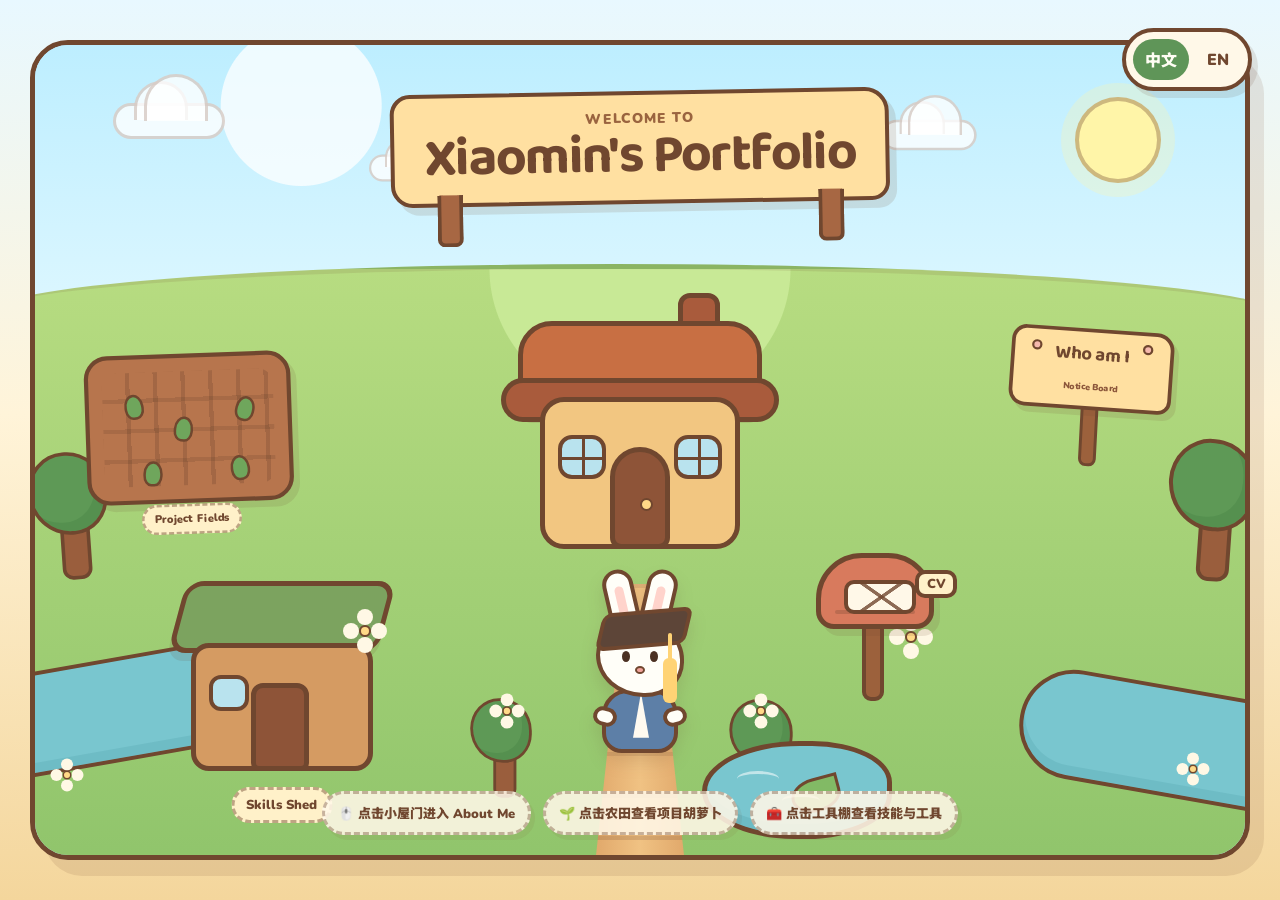
<file: index.html>
<!DOCTYPE html>
<html lang="zh-CN">
<head>
  <meta charset="UTF-8" />
  <meta name="viewport" content="width=device-width, initial-scale=1.0" />
  <title>Xiaomin's Portfolio Farm</title>
  <meta name="description" content="Xiaomin's cozy 2D hand-drawn portfolio farm homepage." />
  <link rel="preconnect" href="https://fonts.googleapis.com">
  <link rel="preconnect" href="https://fonts.gstatic.com" crossorigin>
  <link href="https://fonts.googleapis.com/css2?family=Baloo+2:wght@600;700;800&family=Nunito:wght@600;700;800;900;1000&family=Noto+Sans+SC:wght@500;700;900&display=swap" rel="stylesheet">
  <link rel="stylesheet" href="style.css" />
</head>

<body class="home-page">
  <div class="global-lang-toggle" aria-label="Language switcher">
    <button class="global-lang-btn active" type="button" data-lang="zh" data-i18n-site="lang.zh">中文</button>
    <button class="global-lang-btn" type="button" data-lang="en" data-i18n-site="lang.en">EN</button>
  </div>

  <main class="home-map" id="top">
    <section class="farm-map-card" aria-label="Xiaomin's portfolio farm map">
      <div class="sky">
        <span class="sun"></span>
        <span class="cloud cloud-1"></span>
        <span class="cloud cloud-2"></span>
        <span class="cloud cloud-3"></span>
      </div>

      <div class="welcome-sign">
        <p data-i18n-site="home.welcome.p">Welcome to</p>
        <h1 data-i18n-site="home.welcome.h1">Xiaomin's Portfolio</h1>
      </div>

      <div class="map-ground">
        <div class="river river-left"></div>
        <div class="river river-right"></div>

        <!-- Main cottage -->
        <a class="cottage-zone hotspot" href="about.html" aria-label="Enter About Me cottage">
          <span class="hover-label" data-i18n-site="home.cottage.hover">Enter the cottage · About Me</span>
          <span class="cottage-roof"></span>
          <span class="cottage-body"></span>
          <span class="cottage-door"></span>
          <span class="cottage-window cottage-window-left"></span>
          <span class="cottage-window cottage-window-right"></span>
          <span class="chimney"></span>
        </a>

        <!-- Interactive mailbox: resume download + email -->
        <div class="home-mailbox hotspot" aria-label="Mailbox contact actions">
          <span class="hover-label mailbox-hover" data-i18n-site="home.mailbox.hover">Contact Mailbox</span>
          <span class="mailbox-post"></span>
          <span class="mailbox-box">
            <span class="mailbox-flag">CV</span>
            <span class="mailbox-door"></span>
          </span>
          <div class="mailbox-menu" aria-label="Mailbox actions">
            <!-- Replace "xiaomin-resume.pdf" with your real resume file name later.
                 Put the resume PDF in the same folder as index.html. -->
            <a href="xiaomin-resume.pdf" download data-i18n-site="home.resume">📄 下载简历</a>
            <a href="mailto:zxm991130@gmail.com" data-i18n-site="home.email">✉️ 给我发邮件</a>
          </div>
        </div>

        <!-- Bunny -->
        <div class="graduate-bunny home-bunny" aria-hidden="true" data-greeting="Hi, I\'m Xiaomin">
          <span class="bunny-ear left"></span>
          <span class="bunny-ear right"></span>
          <span class="bunny-cap"></span>
          <span class="bunny-head"></span>
          <span class="bunny-eye left"></span>
          <span class="bunny-eye right"></span>
          <span class="bunny-nose"></span>
          <span class="bunny-body"></span>
          <span class="bunny-paw left"></span>
          <span class="bunny-paw right"></span>
        </div>

        <!-- Paths -->
        <span class="main-path"></span>

        <!-- Interactive area: Project field -->
        <a class="field-zone hotspot" href="project-farm.html" aria-label="Enter Project Fields">
          <span class="hover-label" data-i18n-site="home.field.hover">Enter Project Fields</span>
          <span class="zone-title" data-i18n-site="home.field.title">Project Fields</span>
          <span class="field-row row-1"></span>
          <span class="field-row row-2"></span>
          <span class="field-row row-3"></span>
          <span class="crop crop-1"></span>
          <span class="crop crop-2"></span>
          <span class="crop crop-3"></span>
          <span class="crop crop-4"></span>
          <span class="crop crop-5"></span>
        </a>

        <!-- Interactive area: Quest board -->
        <a class="quest-board-zone hotspot who-board-zone" href="#quest-note" aria-label="Open Who am I introduction">
          <span class="hover-label who-hover"><strong data-i18n-site="home.who.hover.title">Who am I</strong><em data-i18n-site="home.who.hover.text">Quick intro about Xiaomin</em></span>
          <span class="board-post"></span>
          <span class="board-panel">
            <strong data-i18n-site="home.who.board.title">Who am I</strong>
            <em data-i18n-site="home.who.board.sub">Notice Board</em>
          </span>
          <span class="pin pin-1"></span>
          <span class="pin pin-2"></span>
        </a>

        <!-- Interactive area: Tool shed -->
        <a class="shed-zone hotspot skills-shed-link" href="skills.html" aria-label="Open Skills and Tools shed">
          <span class="hover-label skills-hover"><strong data-i18n-site="home.shed.hover.title">Skills & Tools</strong><em data-i18n-site="home.shed.hover.text">Data · Research · AI · Design · Operations · Communication</em></span>
          <span class="shed-roof"></span>
          <span class="shed-body"></span>
          <span class="shed-door"></span>
          <span class="shed-window"></span>
          <span class="zone-title" data-i18n-site="home.shed.title">Skills Shed</span>
        </a>

        <!-- Decorations -->
        <span class="tree tree-1"><i></i></span>
        <span class="tree tree-2"><i></i></span>
        <span class="tree tree-3"><i></i></span>
        <span class="tree tree-4"><i></i></span>

        <span class="flower flower-1"></span>
        <span class="flower flower-2"></span>
        <span class="flower flower-3"></span>
        <span class="flower flower-4"></span>
        <span class="flower flower-5"></span>
        <span class="flower flower-6"></span>

        <span class="pond">
          <i class="lily"></i>
          <i class="ripple ripple-1"></i>
          <i class="ripple ripple-2"></i>
        </span>
      </div>

      <div class="map-hint">
        <span data-i18n-site="home.mapHint.1">🖱️ Click the cottage door to enter About Me</span>
        <span data-i18n-site="home.mapHint.2">🌱 Click the field to view project carrots</span><span data-i18n-site="home.mapHint.3">🧰 Click the shed to view skills & tools</span>
      </div>
    </section>

    <!-- CSS-only click panels for homepage placeholders -->
    <aside class="map-note-panel who-am-i-panel" id="quest-note">
      <a class="close-note" href="#top" aria-label="Close">×</a>
      <h2 data-i18n-site="home.who.title">💻 我是谁 / Who I Am</h2>
      <p data-i18n-site="home.who.p1">
        我是 Xiaomin，拥有 Finance 与 Business Analytics 的学习背景。
        我对数据洞察、用户需求、AI工具、品牌表达和网页设计很感兴趣。
        我喜欢把复杂的信息整理成清晰、有逻辑、也有视觉记忆点的内容。
      </p>
      <p data-i18n-site="home.who.p2">
        I enjoy using AI as a creative and analytical partner: from breaking down
        business problems, generating visual directions, structuring portfolio pages,
        to turning ideas into clean HTML/CSS outputs.
      </p>
      <div class="who-tags">
        <span data-i18n-site="home.tag.ba">Business Analytics</span>
        <span data-i18n-site="home.tag.ai">AI-assisted Design</span>
        <span data-i18n-site="home.tag.user">User Insight</span>
        <span data-i18n-site="home.tag.story">Data Storytelling</span>
      </div>
    </aside>
  </main>

  <script>
    const globalTranslations = {
      zh: {
        "home.welcome.p": "Welcome to",
        "home.welcome.h1": "Xiaomin's Portfolio",
        "home.mapHint.1": "🖱️ 点击小屋门进入 About Me",
        "home.mapHint.2": "🌱 点击农田查看项目胡萝卜",
        "home.mapHint.3": "🧰 点击工具棚查看技能与工具",
        "home.who.title": "💻 我是谁 / Who I Am",
        "home.who.p1": "我是 Xiaomin，拥有 Finance 与 Business Analytics 的学习背景。我对数据洞察、用户需求、AI工具、品牌表达和网页设计很感兴趣。我喜欢把复杂的信息整理成清晰、有逻辑、也有视觉记忆点的内容。",
        "home.who.p2": "I enjoy using AI as a creative and analytical partner: from breaking down business problems, generating visual directions, structuring portfolio pages, to turning ideas into clean HTML/CSS outputs.",
        "about.board": "About Me",
        "about.hint1": "💻 点击电脑：查看个人介绍",
        "about.hint2": "🖼️ 点击毕业照：查看毕业服兔兔",
        "about.popup.title": "💻 我的个人介绍",
        "about.step1.title": "背景经历",
        "about.step1.text": "我拥有金融与商业分析的学习背景，对数据、商业洞察、用户需求和新兴技术都很感兴趣。过去几年在英国的学习经历，让我逐渐形成了更开放的视角，也更习惯从不同文化和行业中观察问题。",
        "about.step2.title": "我的工作方式",
        "about.step2.text": "我喜欢把复杂的信息整理成清晰的结构，也享受从一个想法出发，把它变成可落地的方案。无论是做商业分析、品牌页面、AI 应用案例，还是研究一个新的行业，我都希望自己是真的理解背后的逻辑和价值。",
        "about.step3.title": "兴趣与观察",
        "about.step3.text": "在生活中，我喜欢旅行、阅读和拼图，也持续关注动漫、网文和内容行业。这些兴趣让我保持好奇心，也训练我观察人与故事、产品和市场之间关系的能力。",
        "about.core.title": "📚 核心优势 / Core Strengths",
        "about.core1.title": "商业分析",
        "about.core1.text": "能够将商业问题拆解为结构化分析，并形成清晰的建议。",
        "about.core2.title": "AI 应用",
        "about.core2.text": "长期使用 AI 工具进行创意构思、文案写作和视觉方向。",
        "about.core3.title": "用户洞察",
        "about.core3.text": "关注用户在真实服务场景中如何感知信任、共情、清晰度和价值。",
        "about.core4.title": "沟通表达",
        "about.core4.text": "能够把复杂概念转化为清楚、友好、有视觉叙事感的内容。",
        "about.grad.title": "🎓 Graduation Bunny",
        "skills.title": "技能与工具",
        "skills.lead": "这个页面像一个动森感工具棚：每一组技能都是一件工具，代表我在分析、研究、AI创作、内容设计、商业运营和沟通表达中的能力。",
        "projects.title": "Each carrot grows one project"
      },
      en: {
        "home.welcome.p": "Welcome to",
        "home.welcome.h1": "Xiaomin's Portfolio",
        "home.mapHint.1": "🖱️ Click the cottage door to enter About Me",
        "home.mapHint.2": "🌱 Click the field to view project carrots",
        "home.mapHint.3": "🧰 Click the shed to view skills & tools",
        "home.who.title": "💻 Who I Am",
        "home.who.p1": "I am Xiaomin, with an academic background in Finance and Business Analytics. I am interested in data insight, user needs, AI tools, brand expression and web design. I enjoy turning complex information into clear, logical and visually memorable content.",
        "home.who.p2": "I enjoy using AI as a creative and analytical partner: from breaking down business problems, generating visual directions, structuring portfolio pages, to turning ideas into clean HTML/CSS outputs.",
        "about.board": "About Me",
        "about.hint1": "💻 Click the computer: personal introduction",
        "about.hint2": "🖼️ Click the graduation photo: graduation bunny",
        "about.popup.title": "💻 Personal Introduction",
        "about.step1.title": "Background",
        "about.step1.text": "I have a background in Finance and Business Analytics, and I am interested in data, business insight, user needs and emerging technologies. My years of study in the UK helped me develop a more open perspective and become more used to observing problems across different cultures and industries.",
        "about.step2.title": "How I Work",
        "about.step2.text": "I like organizing complex information into clear structures, and I enjoy turning an idea into a practical solution. Whether I am working on business analysis, brand pages, AI application cases or researching a new industry, I want to truly understand the logic and value behind it.",
        "about.step3.title": "Interests & Observation",
        "about.step3.text": "In daily life, I enjoy travelling, reading and puzzles, and I also follow anime, web novels and content industries. These interests keep me curious and train my ability to observe relationships between people, stories, products and markets.",
        "about.core.title": "📚 Core Strengths",
        "about.core1.title": "Business Analysis",
        "about.core1.text": "Able to break business problems into structured analysis and clear recommendations.",
        "about.core2.title": "AI Application",
        "about.core2.text": "Long-term use of AI tools for creative thinking, copywriting and visual direction.",
        "about.core3.title": "User Insight",
        "about.core3.text": "Focused on how users perceive trust, empathy, clarity and value in real service scenarios.",
        "about.core4.title": "Communication",
        "about.core4.text": "Able to turn complex concepts into clear, friendly and visually narrative content.",
        "about.grad.title": "🎓 Graduation Bunny",
        "skills.title": "Skills & Tools",
        "skills.lead": "This page works like a cozy tool shed: each skill group is a tool that represents my abilities in analysis, research, AI creation, content design, business operations and communication.",
        "projects.title": "Each carrot grows one project"
      }
    };

    function applyGlobalLang(lang) {
      document.documentElement.lang = lang === "zh" ? "zh-CN" : "en";
      localStorage.setItem("portfolioLanguage", lang);
      document.querySelectorAll("[data-i18n-global]").forEach((el) => {
        const key = el.getAttribute("data-i18n-global");
        if (globalTranslations[lang] && globalTranslations[lang][key]) {
          el.innerHTML = globalTranslations[lang][key];
        }
      });
      document.querySelectorAll(".global-lang-btn").forEach((btn) => {
        btn.classList.toggle("active", btn.dataset.lang === lang);
      });
    }

    document.querySelectorAll(".global-lang-btn").forEach((btn) => {
      btn.addEventListener("click", () => applyGlobalLang(btn.dataset.lang));
    });

    applyGlobalLang(localStorage.getItem("portfolioLanguage") || "zh");
  </script>

<script>
(function () {
  const siteTranslations = {
  "zh": {
    "lang.zh": "中文",
    "lang.en": "EN",
    "home.welcome.p": "Welcome to",
    "home.welcome.h1": "Xiaomin's Portfolio",
    "home.cottage.hover": "进入小屋 · About Me",
    "home.mailbox.hover": "Contact Mailbox",
    "home.resume": "📄 下载简历",
    "home.email": "✉️ 给我发邮件",
    "home.bunny.greeting": "Hi, I'm Xiaomin",
    "home.who.hover.title": "Who am I",
    "home.who.hover.text": "Quick intro about Xiaomin",
    "home.who.board.title": "Who am I",
    "home.who.board.sub": "Notice Board",
    "home.field.title": "Project Fields",
    "home.field.hover": "Enter Project Fields",
    "home.shed.title": "Skills Shed",
    "home.shed.hover.title": "Skills & Tools",
    "home.shed.hover.text": "Data · Research · AI · Design · Operations · Communication",
    "home.mapHint.1": "🖱️ 点击小屋门进入 About Me",
    "home.mapHint.2": "🌱 点击农田查看项目胡萝卜",
    "home.mapHint.3": "🧰 点击工具棚查看技能与工具",
    "home.who.title": "💻 我是谁 / Who I Am",
    "home.who.p1": "我是 Xiaomin，拥有 Finance 与 Business Analytics 的学习背景。我对数据洞察、用户需求、AI工具、品牌表达和网页设计很感兴趣。我喜欢把复杂的信息整理成清晰、有逻辑、也有视觉记忆点的内容。",
    "home.who.p2": "I enjoy using AI as a creative and analytical partner: from breaking down business problems, generating visual directions, structuring portfolio pages, to turning ideas into clean HTML/CSS outputs.",
    "home.tag.ba": "Business Analytics",
    "home.tag.ai": "AI-assisted Design",
    "home.tag.user": "User Insight",
    "home.tag.story": "Data Storytelling",
    "about.entering": "Entering the cottage...",
    "about.board": "About Me",
    "about.bookshelf.hover": "Hover / Click Core Strengths",
    "about.sticky.title": "Notes",
    "about.click.frame": "Click the frame",
    "about.click.computer": "Click the computer",
    "about.screen": "Hello!",
    "about.hint1": "💻 点击电脑：查看个人介绍",
    "about.hint2": "🖼️ 点击毕业照：查看毕业服兔兔",
    "about.popup.title": "💻 我的个人介绍",
    "about.step1.title": "背景经历",
    "about.step1.text": "我拥有金融与商业分析的学习背景，对数据、商业洞察、用户需求和新兴技术都很感兴趣。过去几年在英国的学习经历，让我逐渐形成了更开放的视角，也更习惯从不同文化和行业中观察问题。",
    "about.step2.title": "我的工作方式",
    "about.step2.text": "我喜欢把复杂的信息整理成清晰的结构，也享受从一个想法出发，把它变成可落地的方案。无论是做商业分析、品牌页面、AI 应用案例，还是研究一个新的行业，我都希望自己是真的理解背后的逻辑和价值。",
    "about.step3.title": "兴趣与观察",
    "about.step3.text": "在生活中，我喜欢旅行、阅读和拼图，也持续关注动漫、网文和内容行业。这些兴趣让我保持好奇心，也训练我观察人与故事、产品和市场之间关系的能力。",
    "about.core.title": "📚 核心优势 / Core Strengths",
    "about.core1.title": "商业分析",
    "about.core1.text": "能够将商业问题拆解为结构化分析，并形成清晰的建议。",
    "about.core2.title": "AI 应用",
    "about.core2.text": "长期使用 AI 工具进行创意构思、文案写作和视觉方向。",
    "about.core3.title": "用户洞察",
    "about.core3.text": "关注用户在真实服务场景中如何感知信任、共情、清晰度和价值。",
    "about.core4.title": "沟通表达",
    "about.core4.text": "能够把复杂概念转化为清楚、友好、有视觉叙事感的内容。",
    "about.grad.title": "🎓 Graduation Bunny",
    "about.grad.caption": "这张毕业照延续了网站里兔兔主角的风格，并把 University of Bristol 和 The University of Manchester 放进了同一个温暖的校园场景里。",
    "skills.board": "Skills",
    "skills.eyebrow": "Tool Shed · Skills & Tools",
    "skills.title": "技能与工具",
    "skills.lead": "这个页面像一个动森感工具棚：每一组技能都是一件工具，代表我在分析、研究、AI创作、内容设计、商业运营和沟通表达中的能力。",
    "skills.data.title": "数据分析",
    "skills.data.1": "R, Python, Excel, Microsoft Office",
    "skills.data.2": "Regression Analysis",
    "skills.data.3": "Marketing Analytics",
    "skills.research.title": "研究能力",
    "skills.research.1": "Qualitative Interviews",
    "skills.research.2": "Thematic Analysis",
    "skills.research.3": "User Insight",
    "skills.research.4": "Market Research",
    "skills.ai.title": "AI 与创作",
    "skills.ai.1": "ChatGPT",
    "skills.ai.2": "AI-assisted Writing",
    "skills.ai.3": "AI Image Editing",
    "skills.ai.4": "AI Website Generation",
    "skills.design.title": "内容与设计",
    "skills.design.1": "Canva",
    "skills.design.2": "PowerPoint",
    "skills.design.3": "Website Layout",
    "skills.business.title": "商业与运营",
    "skills.business.1": "Supplier Communication",
    "skills.business.2": "Marketing Analysis",
    "skills.business.3": "Operations Awareness",
    "skills.comm.title": "沟通表达",
    "skills.comm.1": "Writing Skills",
    "skills.comm.2": "Project Storytelling",
    "skills.comm.3": "Presentation Design",
    "skills.comm.4": "Cross-cultural Communication",
    "skills.note.title": "How I use these tools",
    "skills.note.text": "我更关注工具背后的应用场景：用数据理解问题，用研究发现需求，用 AI 提高表达效率，再用设计和沟通把复杂内容变成清晰、可展示、可落地的作品。",
    "pf.board": "Project Fields",
    "pf.sign.p": "Pick a carrot",
    "pf.sign.h1": "Each carrot grows one project",
    "pf.project.1.title": "猫主粮品类视觉策略设计项目",
    "pf.project.1.desc": "将价格带、目标人群、购买痛点和卖点优先级转化为 AI 辅助视觉方案。",
    "pf.project.2.title": "Healthcare AI Response Research",
    "pf.project.2.desc": "毕业论文项目：比较人工回复与 ChatGPT 回复在医疗差评中的感知差异。",
    "pf.project.3.title": "简谟生物品牌矩阵与宠物食品市场竞争分析项目",
    "pf.project.3.desc": "拆解简谟生物多品牌矩阵、诚实一口主品牌定位、竞品格局与信任风险。",
    "pf.project.4.title": "NGS 实验室流程仿真项目",
    "pf.project.4.desc": "使用离散事件仿真分析 NGS 实验室流程瓶颈，并测试周转时间优化方案。",
    "pf.corner": "<strong>Hover</strong> 看简介 · <strong>Click</strong> 进入详情页",
    "health.board": "Project",
    "health.kicker": "Xiaomin's Project Carrot",
    "health.title": "Healthcare AI Response Research",
    "health.subtitle": "围绕医疗差评回复展开的毕业论文项目，比较人工回复与 ChatGPT 回复在同一场景下的用户感知差异。",
    "health.brief.title": "Project Brief",
    "health.brief": "项目研究英国医疗服务场景下，消费者如何看待人工撰写与 ChatGPT 生成的负面评论管理回复。研究关注共情、语气、可信度、语言线索和 AI 接受度。",
    "health.role.title": "My Role",
    "health.role": "我设计访谈问题、整理场景材料、进行半结构化访谈，并通过主题分析提炼关键发现。",
    "health.output.title": "Final Output",
    "health.output": "毕业论文研究框架、访谈分析、主题发现和对医疗服务回复策略的建议。",
    "health.process.title": "Process",
    "health.process.1": "确定医疗负面评论与管理回复的研究场景。",
    "health.process.2": "设计人工回复与 AI 回复的盲测比较。",
    "health.process.3": "围绕 empathy、tone、credibility、preference 进行编码。",
    "health.process.4": "总结用户对 AI 辅助回复的接受条件。",
    "health.insights.title": "Key Insights",
    "health.insights.1": "AI 回复常被认为更温暖，但也容易被质疑模板化。",
    "health.insights.2": "人工回复如果解释清楚原因和行动，会带来更强可信度。",
    "health.insights.3": "医疗服务场景中，AI 更适合作为草稿工具，需要人工审核。",
    "health.reflection.title": "Reflection",
    "health.reflection": "这个项目体现了我将 AI 议题、用户感知和服务管理结合起来分析的能力，也展示了我对定性研究和用户洞察的兴趣。",
    "health.back.field": "Back to Project Field",
    "health.back.home": "Back to Farm Home"
  },
  "en": {
    "lang.zh": "中文",
    "lang.en": "EN",
    "home.welcome.p": "Welcome to",
    "home.welcome.h1": "Xiaomin's Portfolio",
    "home.cottage.hover": "Enter the cottage · About Me",
    "home.mailbox.hover": "Contact Mailbox",
    "home.resume": "📄 Download Resume",
    "home.email": "✉️ Email Me",
    "home.bunny.greeting": "Hi, I'm Xiaomin",
    "home.who.hover.title": "Who am I",
    "home.who.hover.text": "Quick intro about Xiaomin",
    "home.who.board.title": "Who am I",
    "home.who.board.sub": "Notice Board",
    "home.field.title": "Project Fields",
    "home.field.hover": "Enter Project Fields",
    "home.shed.title": "Skills Shed",
    "home.shed.hover.title": "Skills & Tools",
    "home.shed.hover.text": "Data · Research · AI · Design · Operations · Communication",
    "home.mapHint.1": "🖱️ Click the cottage door to enter About Me",
    "home.mapHint.2": "🌱 Click the field to view project carrots",
    "home.mapHint.3": "🧰 Click the shed to view skills & tools",
    "home.who.title": "💻 Who I Am",
    "home.who.p1": "I am Xiaomin, with an academic background in Finance and Business Analytics. I am interested in data insight, user needs, AI tools, brand expression and web design. I enjoy turning complex information into clear, logical and visually memorable content.",
    "home.who.p2": "I enjoy using AI as a creative and analytical partner: from breaking down business problems, generating visual directions, structuring portfolio pages, to turning ideas into clean HTML/CSS outputs.",
    "home.tag.ba": "Business Analytics",
    "home.tag.ai": "AI-assisted Design",
    "home.tag.user": "User Insight",
    "home.tag.story": "Data Storytelling",
    "about.entering": "Entering the cottage...",
    "about.board": "About Me",
    "about.bookshelf.hover": "Hover / Click Core Strengths",
    "about.sticky.title": "Notes",
    "about.click.frame": "Click the frame",
    "about.click.computer": "Click the computer",
    "about.screen": "Hello!",
    "about.hint1": "💻 Click the computer: personal introduction",
    "about.hint2": "🖼️ Click the graduation photo: graduation bunny",
    "about.popup.title": "💻 Personal Introduction",
    "about.step1.title": "Background",
    "about.step1.text": "I have a background in Finance and Business Analytics, and I am interested in data, business insight, user needs and emerging technologies. My years of study in the UK helped me develop a more open perspective and become more used to observing problems across different cultures and industries.",
    "about.step2.title": "How I Work",
    "about.step2.text": "I like organizing complex information into clear structures, and I enjoy turning an idea into a practical solution. Whether I am working on business analysis, brand pages, AI application cases or researching a new industry, I want to truly understand the logic and value behind it.",
    "about.step3.title": "Interests & Observation",
    "about.step3.text": "In daily life, I enjoy travelling, reading and puzzles, and I also follow anime, web novels and content industries. These interests keep me curious and train my ability to observe relationships between people, stories, products and markets.",
    "about.core.title": "📚 Core Strengths",
    "about.core1.title": "Business Analysis",
    "about.core1.text": "Able to break business problems into structured analysis and clear recommendations.",
    "about.core2.title": "AI Application",
    "about.core2.text": "Long-term use of AI tools for creative thinking, copywriting and visual direction.",
    "about.core3.title": "User Insight",
    "about.core3.text": "Focused on how users perceive trust, empathy, clarity and value in real service scenarios.",
    "about.core4.title": "Communication",
    "about.core4.text": "Able to turn complex concepts into clear, friendly and visually narrative content.",
    "about.grad.title": "🎓 Graduation Bunny",
    "about.grad.caption": "This graduation photo keeps the same bunny character style as the website and places both the University of Bristol and The University of Manchester in one warm campus scene.",
    "skills.board": "Skills",
    "skills.eyebrow": "Tool Shed · Skills & Tools",
    "skills.title": "Skills & Tools",
    "skills.lead": "This page works like a cozy tool shed: each skill group is a tool that represents my abilities in analysis, research, AI creation, content design, business operations and communication.",
    "skills.data.title": "Data Analysis",
    "skills.data.1": "R, Python, Excel, Microsoft Office",
    "skills.data.2": "Regression Analysis",
    "skills.data.3": "Marketing Analytics",
    "skills.research.title": "Research Skills",
    "skills.research.1": "Qualitative Interviews",
    "skills.research.2": "Thematic Analysis",
    "skills.research.3": "User Insight",
    "skills.research.4": "Market Research",
    "skills.ai.title": "AI & Creation",
    "skills.ai.1": "ChatGPT",
    "skills.ai.2": "AI-assisted Writing",
    "skills.ai.3": "AI Image Editing",
    "skills.ai.4": "AI Website Generation",
    "skills.design.title": "Content & Design",
    "skills.design.1": "Canva",
    "skills.design.2": "PowerPoint",
    "skills.design.3": "Website Layout",
    "skills.business.title": "Business & Operations",
    "skills.business.1": "Supplier Communication",
    "skills.business.2": "Marketing Analysis",
    "skills.business.3": "Operations Awareness",
    "skills.comm.title": "Communication",
    "skills.comm.1": "Writing Skills",
    "skills.comm.2": "Project Storytelling",
    "skills.comm.3": "Presentation Design",
    "skills.comm.4": "Cross-cultural Communication",
    "skills.note.title": "How I use these tools",
    "skills.note.text": "I care more about how tools are used in real scenarios: using data to understand problems, research to discover needs, AI to improve expression efficiency, and design plus communication to turn complex content into clear, presentable and practical work.",
    "pf.board": "Project Fields",
    "pf.sign.p": "Pick a carrot",
    "pf.sign.h1": "Each carrot grows one project",
    "pf.project.1.title": "Cat Food Visual Strategy",
    "pf.project.1.desc": "Translating price tiers, target users, purchase concerns and selling-point priorities into AI-assisted visual concepts.",
    "pf.project.2.title": "Healthcare AI Response Research",
    "pf.project.2.desc": "A dissertation project comparing human-written and ChatGPT-generated responses to negative healthcare reviews.",
    "pf.project.3.title": "Jianmo Bio Brand Matrix & Pet Food Market Analysis",
    "pf.project.3.desc": "Analyzing Jianmo Bio’s multi-brand portfolio, Honest Bite’s core positioning, competitors and trust risks.",
    "pf.project.4.title": "NGS Laboratory Workflow Simulation",
    "pf.project.4.desc": "Using discrete-event simulation to identify bottlenecks in an NGS laboratory workflow and test turnaround-time improvements.",
    "pf.corner": "<strong>Hover</strong> for preview · <strong>Click</strong> for details",
    "health.board": "Project",
    "health.kicker": "Xiaomin's Project Carrot",
    "health.title": "Healthcare AI Response Research",
    "health.subtitle": "A dissertation project comparing how people perceive human-written and ChatGPT-generated responses to negative healthcare reviews.",
    "health.brief.title": "Project Brief",
    "health.brief": "This project studies how consumers perceive human-written and ChatGPT-generated managerial responses to negative online reviews in UK healthcare. It focuses on empathy, tone, credibility, language cues and acceptance of AI use.",
    "health.role.title": "My Role",
    "health.role": "I designed interview questions, prepared response scenarios, conducted semi-structured interviews and used thematic analysis to develop key findings.",
    "health.output.title": "Final Output",
    "health.output": "A dissertation research framework, interview analysis, thematic findings and practical recommendations for healthcare service recovery responses.",
    "health.process.title": "Process",
    "health.process.1": "Defined the healthcare negative-review and managerial-response scenario.",
    "health.process.2": "Designed a blind comparison between human-written and AI-generated responses.",
    "health.process.3": "Coded themes around empathy, tone, credibility and preference.",
    "health.process.4": "Summarized the conditions under which users accept AI-assisted responses.",
    "health.insights.title": "Key Insights",
    "health.insights.1": "AI responses were often perceived as warmer, but could also feel templated.",
    "health.insights.2": "Human responses gained credibility when they explained reasons and concrete actions clearly.",
    "health.insights.3": "In healthcare service recovery, AI is more suitable as a drafting tool with human review.",
    "health.reflection.title": "Reflection",
    "health.reflection": "This project demonstrates my ability to connect AI, user perception and service management, while also showing my interest in qualitative research and user insight.",
    "health.back.field": "Back to Project Field",
    "health.back.home": "Back to Farm Home"
  }
};

  function translateByAttr(selector, lang, dictionary) {
    if (!dictionary || !dictionary[lang]) return;
    document.querySelectorAll(selector).forEach((el) => {
      const key = el.getAttribute(selector.slice(1, -1).split('=')[0]);
      if (key && Object.prototype.hasOwnProperty.call(dictionary[lang], key)) {
        el.innerHTML = dictionary[lang][key];
      }
    });
  }

  function setActiveButtons(lang) {
    document.querySelectorAll('.global-lang-btn, .cat-lang-btn, .case-lang-btn').forEach((btn) => {
      btn.classList.toggle('active', btn.dataset.lang === lang);
    });
  }

  window.setPortfolioLanguage = function(lang) {
    lang = lang === 'en' ? 'en' : 'zh';
    document.documentElement.lang = lang === 'zh' ? 'zh-CN' : 'en';
    localStorage.setItem('portfolioLanguage', lang);

    // 1) Unified site-level translations added for all pages.
    document.querySelectorAll('[data-i18n-site]').forEach((el) => {
      const key = el.getAttribute('data-i18n-site');
      if (siteTranslations[lang] && siteTranslations[lang][key]) el.innerHTML = siteTranslations[lang][key];
    });

    // 2) Older global translations that already existed on earlier pages.
    try {
      if (typeof globalTranslations !== 'undefined' && globalTranslations[lang]) {
        document.querySelectorAll('[data-i18n-global]').forEach((el) => {
          const key = el.getAttribute('data-i18n-global');
          if (globalTranslations[lang][key]) el.innerHTML = globalTranslations[lang][key];
        });
      }
    } catch (e) {}

    // 3) Existing project-page translations, e.g. cat food / Jianmo / NGS pages.
    try {
      if (typeof translations !== 'undefined' && translations[lang]) {
        document.querySelectorAll('[data-i18n]').forEach((el) => {
          const key = el.getAttribute('data-i18n');
          if (translations[lang][key]) el.innerHTML = translations[lang][key];
        });
      }
    } catch (e) {}

    setActiveButtons(lang);
  };

  document.querySelectorAll('.global-lang-btn, .cat-lang-btn, .case-lang-btn').forEach((btn) => {
    btn.addEventListener('click', (event) => {
      event.preventDefault();
      window.setPortfolioLanguage(btn.dataset.lang);
    });
  });

  window.setPortfolioLanguage(localStorage.getItem('portfolioLanguage') || 'zh');
})();
</script>

</body>
</html>
</file>
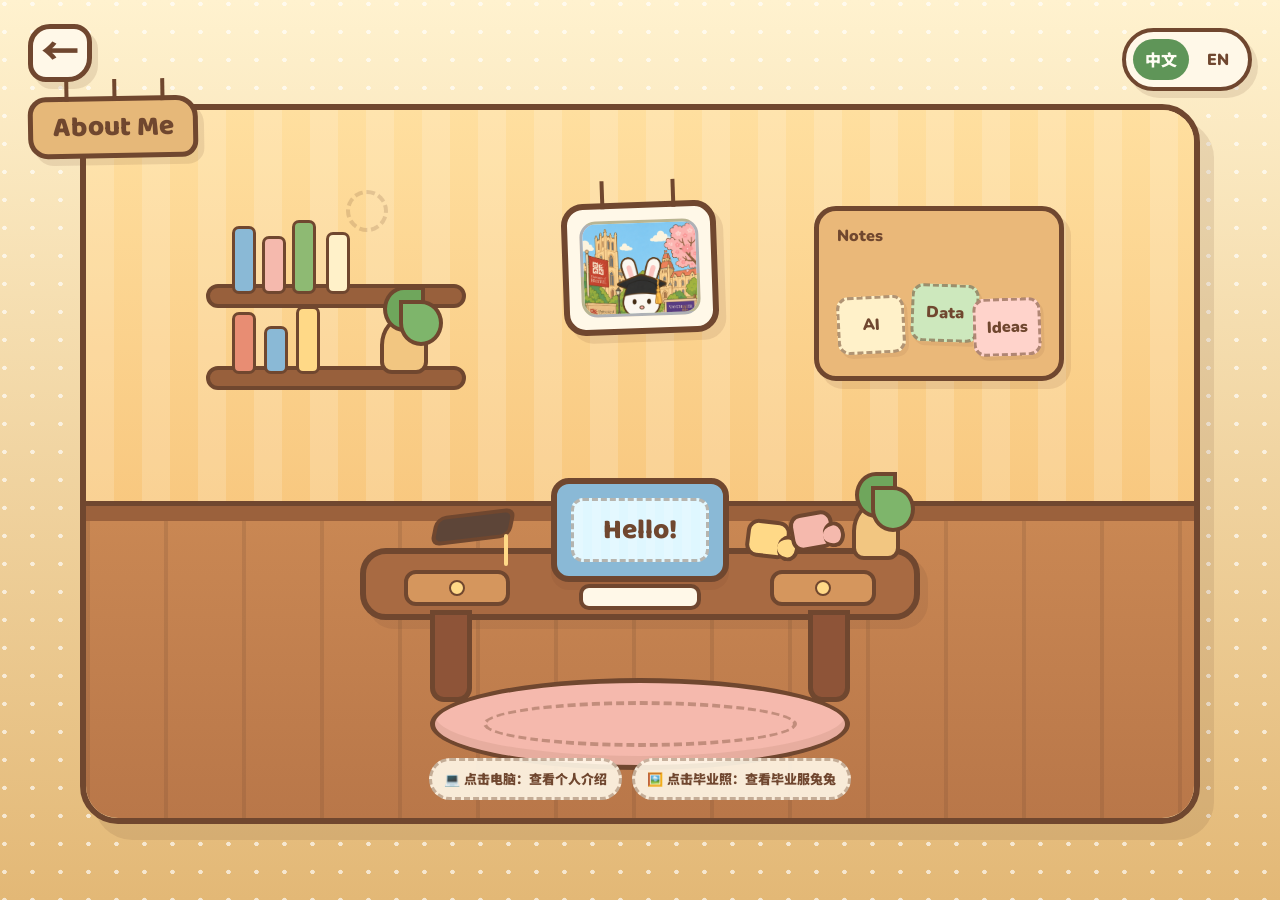
<file: about.html>
<!DOCTYPE html>
<html lang="zh-CN">
<head>
  <meta charset="UTF-8" />
  <meta name="viewport" content="width=device-width, initial-scale=1.0" />
  <title>About Me · Xiaomin's Cottage</title>
  <meta name="description" content="About Me cottage interior page for Xiaomin's portfolio." />
  <link rel="preconnect" href="https://fonts.googleapis.com">
  <link rel="preconnect" href="https://fonts.gstatic.com" crossorigin>
  <link href="https://fonts.googleapis.com/css2?family=Baloo+2:wght@600;700;800&family=Nunito:wght@600;700;800;900;1000&family=Noto+Sans+SC:wght@500;700;900&display=swap" rel="stylesheet">
  <link rel="stylesheet" href="style.css" />
</head>

<body class="about-page">
  <div class="enter-animation" aria-hidden="true">
    <div class="outside-cottage">
      <span class="outside-roof"></span>
      <span class="outside-body"></span>
      <span class="outside-door"></span>
    </div>
    <p data-i18n-site="about.entering">Entering the cottage...</p>
  </div>

  <div class="global-lang-toggle" aria-label="Language switcher">
    <button class="global-lang-btn active" type="button" data-lang="zh" data-i18n-site="lang.zh">中文</button>
    <button class="global-lang-btn" type="button" data-lang="en" data-i18n-site="lang.en">EN</button>
  </div>

  <main class="cottage-interior" id="room">
    <a class="cartoon-back" href="index.html" aria-label="Back to farm map">
      <span>←</span>
    </a>

    <div class="page-board">
      <span data-i18n-site="about.board">About Me</span>
    </div>

    <section class="room-scene" aria-label="About Me cottage room">
      <div class="wall">
        <span class="wall-pattern pattern-1"></span>
        <span class="wall-pattern pattern-2"></span>
      </div>

      <div class="floor"></div>

      <!-- Book shelf -->
      <a class="bookshelf clickable-bookshelf" href="#core-strengths" aria-label="Open core strengths">
        <span class="click-label bookshelf-label" data-i18n-site="about.bookshelf.hover">Hover / Click Core Strengths</span>
        <span class="shelf-plank top"></span>
        <span class="shelf-plank bottom"></span>
        <span class="book b1"></span>
        <span class="book b2"></span>
        <span class="book b3"></span>
        <span class="book b4"></span>
        <span class="book b5"></span>
        <span class="book b6"></span>
        <span class="book b7"></span>
        <span class="tiny-plant shelf-plant"><i></i></span>
      </a>

      <!-- Sticky notes -->
      <div class="sticky-board">
        <span class="sticky-title" data-i18n-site="about.sticky.title">Notes</span>
        <span class="sticky sticky-1">AI</span>
        <span class="sticky sticky-2">Data</span>
        <span class="sticky sticky-3">Ideas</span>
      </div>

      <!-- Clickable graduation photo frame -->
      <a class="grad-frame clickable-object" href="#bunny-frame" aria-label="Open graduation bunny frame">
        <span class="click-label" data-i18n-site="about.click.frame">Click the frame</span>
        <span class="frame-inner photo-frame-inner">
          <img src="graduation-bunny-campus.png" alt="Graduation bunny with University of Bristol and The University of Manchester signs" />
        </span>
      </a>

      <!-- Desk -->
      <div class="wood-desk">
        <span class="desk-top"></span>
        <span class="desk-leg left"></span>
        <span class="desk-leg right"></span>
        <span class="desk-drawer drawer-1"></span>
        <span class="desk-drawer drawer-2"></span>

        <!-- Clickable computer -->
        <a class="computer clickable-object" href="#who-am-i" aria-label="Open personal introduction">
          <span class="click-label" data-i18n-site="about.click.computer">Click the computer</span>
          <span class="screen">
            <em data-i18n-site="about.screen">Hello!</em>
          </span>
          <span class="keyboard"></span>
        </a>

        <span class="desk-grad-cap"></span>
        <span class="puzzle-piece piece-1"></span>
        <span class="puzzle-piece piece-2"></span>
        <span class="desk-plant"><i></i></span>
      </div>

      <div class="rug">
        <span></span>
      </div>

      <div class="room-hint">
        <span data-i18n-site="about.hint1">💻 点击电脑：查看个人介绍</span>
        <span data-i18n-site="about.hint2">🖼️ 点击毕业照：查看毕业服兔兔</span>
      </div>
    </section>


    <!-- Bookshelf panel -->
    <aside class="room-popup core-strengths-popup" id="core-strengths">
      <a class="close-room-popup" href="#room" aria-label="Close">×</a>
      <h2 data-i18n-site="about.core.title">📚 核心优势 / Core Strengths</h2>

      <div class="core-strength-grid">
        <article class="core-card">
          <span class="core-number">01</span>
          <h3 data-i18n-site="about.core1.title">商业分析</h3>
          <p data-i18n-site="about.core1.text">能够将商业问题拆解为结构化分析，并形成清晰的建议。</p>
        </article>

        <article class="core-card">
          <span class="core-number">02</span>
          <h3 data-i18n-site="about.core2.title">AI 应用</h3>
          <p data-i18n-site="about.core2.text">长期使用 AI 工具进行创意构思、文案写作和视觉方向。</p>
        </article>

        <article class="core-card">
          <span class="core-number">03</span>
          <h3 data-i18n-site="about.core3.title">用户洞察</h3>
          <p data-i18n-site="about.core3.text">关注用户在真实服务场景中如何感知信任、共情、清晰度和价值。</p>
        </article>

        <article class="core-card">
          <span class="core-number">04</span>
          <h3 data-i18n-site="about.core4.title">沟通表达</h3>
          <p data-i18n-site="about.core4.text">能够把复杂概念转化为清楚、友好、有视觉叙事感的内容。</p>
        </article>
      </div>
    </aside>

    <!-- Computer panel -->
    <aside class="room-popup personal-intro-popup" id="who-am-i">
      <a class="close-room-popup" href="#room" aria-label="Close">×</a>
      <h2 data-i18n-site="about.popup.title">💻 我的个人介绍</h2>

      <div class="intro-step-card">
        <span class="intro-number">01</span>
        <h3 data-i18n-site="about.step1.title">背景经历</h3>
        <p data-i18n-site="about.step1.text">
          我拥有金融与商业分析的学习背景，对数据、商业洞察、用户需求和新兴技术都很感兴趣。
          过去几年在英国的学习经历，让我逐渐形成了更开放的视角，也更习惯从不同文化和行业中观察问题。
        </p>
      </div>

      <div class="intro-step-card">
        <span class="intro-number">02</span>
        <h3 data-i18n-site="about.step2.title">我的工作方式</h3>
        <p data-i18n-site="about.step2.text">
          我喜欢把复杂的信息整理成清晰的结构，也享受从一个想法出发，把它变成可落地的方案。
          无论是做商业分析、品牌页面、AI 应用案例，还是研究一个新的行业，
          我都希望自己是真的理解背后的逻辑和价值。
        </p>
      </div>

      <div class="intro-step-card">
        <span class="intro-number">03</span>
        <h3 data-i18n-site="about.step3.title">兴趣与观察</h3>
        <p data-i18n-site="about.step3.text">
          在生活中，我喜欢旅行、阅读和拼图，也持续关注动漫、网文和内容行业。
          这些兴趣让我保持好奇心，也训练我观察人与故事、产品和市场之间关系的能力。
        </p>
      </div>
    </aside>

    <!-- Frame panel -->
    <aside class="room-popup bunny-popup" id="bunny-frame">
      <a class="close-room-popup" href="#room" aria-label="Close">×</a>
      <h2 data-i18n-site="about.grad.title">🎓 Graduation Bunny</h2>
      <div class="big-bunny-card photo-popup-card">
        <img class="popup-grad-photo" src="graduation-bunny-campus.png" alt="Graduation bunny with University of Bristol and The University of Manchester signs" />
      </div>
      <p data-i18n-site="about.grad.caption">这张毕业照延续了网站里兔兔主角的风格，并把 University of Bristol 和 The University of Manchester 放进了同一个温暖的校园场景里。</p>
    </aside>
  </main>

  <script>
    const globalTranslations = {
      zh: {
        "home.welcome.p": "Welcome to",
        "home.welcome.h1": "Xiaomin's Portfolio",
        "home.mapHint.1": "🖱️ 点击小屋门进入 About Me",
        "home.mapHint.2": "🌱 点击农田查看项目胡萝卜",
        "home.mapHint.3": "🧰 点击工具棚查看技能与工具",
        "home.who.title": "💻 我是谁 / Who I Am",
        "home.who.p1": "我是 Xiaomin，拥有 Finance 与 Business Analytics 的学习背景。我对数据洞察、用户需求、AI工具、品牌表达和网页设计很感兴趣。我喜欢把复杂的信息整理成清晰、有逻辑、也有视觉记忆点的内容。",
        "home.who.p2": "I enjoy using AI as a creative and analytical partner: from breaking down business problems, generating visual directions, structuring portfolio pages, to turning ideas into clean HTML/CSS outputs.",
        "about.board": "About Me",
        "about.hint1": "💻 点击电脑：查看个人介绍",
        "about.hint2": "🖼️ 点击毕业照：查看毕业服兔兔",
        "about.popup.title": "💻 我的个人介绍",
        "about.step1.title": "背景经历",
        "about.step1.text": "我拥有金融与商业分析的学习背景，对数据、商业洞察、用户需求和新兴技术都很感兴趣。过去几年在英国的学习经历，让我逐渐形成了更开放的视角，也更习惯从不同文化和行业中观察问题。",
        "about.step2.title": "我的工作方式",
        "about.step2.text": "我喜欢把复杂的信息整理成清晰的结构，也享受从一个想法出发，把它变成可落地的方案。无论是做商业分析、品牌页面、AI 应用案例，还是研究一个新的行业，我都希望自己是真的理解背后的逻辑和价值。",
        "about.step3.title": "兴趣与观察",
        "about.step3.text": "在生活中，我喜欢旅行、阅读和拼图，也持续关注动漫、网文和内容行业。这些兴趣让我保持好奇心，也训练我观察人与故事、产品和市场之间关系的能力。",
        "about.core.title": "📚 核心优势 / Core Strengths",
        "about.core1.title": "商业分析",
        "about.core1.text": "能够将商业问题拆解为结构化分析，并形成清晰的建议。",
        "about.core2.title": "AI 应用",
        "about.core2.text": "长期使用 AI 工具进行创意构思、文案写作和视觉方向。",
        "about.core3.title": "用户洞察",
        "about.core3.text": "关注用户在真实服务场景中如何感知信任、共情、清晰度和价值。",
        "about.core4.title": "沟通表达",
        "about.core4.text": "能够把复杂概念转化为清楚、友好、有视觉叙事感的内容。",
        "about.grad.title": "🎓 Graduation Bunny",
        "about.grad.caption": "This graduation photo keeps the same bunny character style as the website and places both the University of Bristol and The University of Manchester in one warm campus scene.",
        "about.grad.caption": "这张毕业照延续了网站里兔兔主角的风格，并把 University of Bristol 和 The University of Manchester 放进了同一个温暖的校园场景里。",
        "skills.title": "技能与工具",
        "skills.lead": "这个页面像一个动森感工具棚：每一组技能都是一件工具，代表我在分析、研究、AI创作、内容设计、商业运营和沟通表达中的能力。",
        "projects.title": "Each carrot grows one project"
      },
      en: {
        "home.welcome.p": "Welcome to",
        "home.welcome.h1": "Xiaomin's Portfolio",
        "home.mapHint.1": "🖱️ Click the cottage door to enter About Me",
        "home.mapHint.2": "🌱 Click the field to view project carrots",
        "home.mapHint.3": "🧰 Click the shed to view skills & tools",
        "home.who.title": "💻 Who I Am",
        "home.who.p1": "I am Xiaomin, with an academic background in Finance and Business Analytics. I am interested in data insight, user needs, AI tools, brand expression and web design. I enjoy turning complex information into clear, logical and visually memorable content.",
        "home.who.p2": "I enjoy using AI as a creative and analytical partner: from breaking down business problems, generating visual directions, structuring portfolio pages, to turning ideas into clean HTML/CSS outputs.",
        "about.board": "About Me",
        "about.hint1": "💻 Click the computer: personal introduction",
        "about.hint2": "🖼️ Click the graduation photo: graduation bunny",
        "about.popup.title": "💻 Personal Introduction",
        "about.step1.title": "Background",
        "about.step1.text": "I have a background in Finance and Business Analytics, and I am interested in data, business insight, user needs and emerging technologies. My years of study in the UK helped me develop a more open perspective and become more used to observing problems across different cultures and industries.",
        "about.step2.title": "How I Work",
        "about.step2.text": "I like organizing complex information into clear structures, and I enjoy turning an idea into a practical solution. Whether I am working on business analysis, brand pages, AI application cases or researching a new industry, I want to truly understand the logic and value behind it.",
        "about.step3.title": "Interests & Observation",
        "about.step3.text": "In daily life, I enjoy travelling, reading and puzzles, and I also follow anime, web novels and content industries. These interests keep me curious and train my ability to observe relationships between people, stories, products and markets.",
        "about.core.title": "📚 Core Strengths",
        "about.core1.title": "Business Analysis",
        "about.core1.text": "Able to break business problems into structured analysis and clear recommendations.",
        "about.core2.title": "AI Application",
        "about.core2.text": "Long-term use of AI tools for creative thinking, copywriting and visual direction.",
        "about.core3.title": "User Insight",
        "about.core3.text": "Focused on how users perceive trust, empathy, clarity and value in real service scenarios.",
        "about.core4.title": "Communication",
        "about.core4.text": "Able to turn complex concepts into clear, friendly and visually narrative content.",
        "about.grad.title": "🎓 Graduation Bunny",
        "about.grad.caption": "这张毕业照延续了网站里兔兔主角的风格，并把 University of Bristol 和 The University of Manchester 放进了同一个温暖的校园场景里。",
        "skills.title": "Skills & Tools",
        "skills.lead": "This page works like a cozy tool shed: each skill group is a tool that represents my abilities in analysis, research, AI creation, content design, business operations and communication.",
        "projects.title": "Each carrot grows one project"
      }
    };

    function applyGlobalLang(lang) {
      document.documentElement.lang = lang === "zh" ? "zh-CN" : "en";
      localStorage.setItem("portfolioLanguage", lang);
      document.querySelectorAll("[data-i18n-global]").forEach((el) => {
        const key = el.getAttribute("data-i18n-global");
        if (globalTranslations[lang] && globalTranslations[lang][key]) {
          el.innerHTML = globalTranslations[lang][key];
        }
      });
      document.querySelectorAll(".global-lang-btn").forEach((btn) => {
        btn.classList.toggle("active", btn.dataset.lang === lang);
      });
    }

    document.querySelectorAll(".global-lang-btn").forEach((btn) => {
      btn.addEventListener("click", () => applyGlobalLang(btn.dataset.lang));
    });

    applyGlobalLang(localStorage.getItem("portfolioLanguage") || "zh");
  </script>

<script>
(function () {
  const siteTranslations = {
  "zh": {
    "lang.zh": "中文",
    "lang.en": "EN",
    "home.welcome.p": "Welcome to",
    "home.welcome.h1": "Xiaomin's Portfolio",
    "home.cottage.hover": "进入小屋 · About Me",
    "home.mailbox.hover": "Contact Mailbox",
    "home.resume": "📄 下载简历",
    "home.email": "✉️ 给我发邮件",
    "home.bunny.greeting": "Hi, I'm Xiaomin",
    "home.who.hover.title": "Who am I",
    "home.who.hover.text": "Quick intro about Xiaomin",
    "home.who.board.title": "Who am I",
    "home.who.board.sub": "Notice Board",
    "home.field.title": "Project Fields",
    "home.field.hover": "Enter Project Fields",
    "home.shed.title": "Skills Shed",
    "home.shed.hover.title": "Skills & Tools",
    "home.shed.hover.text": "Data · Research · AI · Design · Operations · Communication",
    "home.mapHint.1": "🖱️ 点击小屋门进入 About Me",
    "home.mapHint.2": "🌱 点击农田查看项目胡萝卜",
    "home.mapHint.3": "🧰 点击工具棚查看技能与工具",
    "home.who.title": "💻 我是谁 / Who I Am",
    "home.who.p1": "我是 Xiaomin，拥有 Finance 与 Business Analytics 的学习背景。我对数据洞察、用户需求、AI工具、品牌表达和网页设计很感兴趣。我喜欢把复杂的信息整理成清晰、有逻辑、也有视觉记忆点的内容。",
    "home.who.p2": "I enjoy using AI as a creative and analytical partner: from breaking down business problems, generating visual directions, structuring portfolio pages, to turning ideas into clean HTML/CSS outputs.",
    "home.tag.ba": "Business Analytics",
    "home.tag.ai": "AI-assisted Design",
    "home.tag.user": "User Insight",
    "home.tag.story": "Data Storytelling",
    "about.entering": "Entering the cottage...",
    "about.board": "About Me",
    "about.bookshelf.hover": "Hover / Click Core Strengths",
    "about.sticky.title": "Notes",
    "about.click.frame": "Click the frame",
    "about.click.computer": "Click the computer",
    "about.screen": "Hello!",
    "about.hint1": "💻 点击电脑：查看个人介绍",
    "about.hint2": "🖼️ 点击毕业照：查看毕业服兔兔",
    "about.popup.title": "💻 我的个人介绍",
    "about.step1.title": "背景经历",
    "about.step1.text": "我拥有金融与商业分析的学习背景，对数据、商业洞察、用户需求和新兴技术都很感兴趣。过去几年在英国的学习经历，让我逐渐形成了更开放的视角，也更习惯从不同文化和行业中观察问题。",
    "about.step2.title": "我的工作方式",
    "about.step2.text": "我喜欢把复杂的信息整理成清晰的结构，也享受从一个想法出发，把它变成可落地的方案。无论是做商业分析、品牌页面、AI 应用案例，还是研究一个新的行业，我都希望自己是真的理解背后的逻辑和价值。",
    "about.step3.title": "兴趣与观察",
    "about.step3.text": "在生活中，我喜欢旅行、阅读和拼图，也持续关注动漫、网文和内容行业。这些兴趣让我保持好奇心，也训练我观察人与故事、产品和市场之间关系的能力。",
    "about.core.title": "📚 核心优势 / Core Strengths",
    "about.core1.title": "商业分析",
    "about.core1.text": "能够将商业问题拆解为结构化分析，并形成清晰的建议。",
    "about.core2.title": "AI 应用",
    "about.core2.text": "长期使用 AI 工具进行创意构思、文案写作和视觉方向。",
    "about.core3.title": "用户洞察",
    "about.core3.text": "关注用户在真实服务场景中如何感知信任、共情、清晰度和价值。",
    "about.core4.title": "沟通表达",
    "about.core4.text": "能够把复杂概念转化为清楚、友好、有视觉叙事感的内容。",
    "about.grad.title": "🎓 Graduation Bunny",
    "about.grad.caption": "这张毕业照延续了网站里兔兔主角的风格，并把 University of Bristol 和 The University of Manchester 放进了同一个温暖的校园场景里。",
    "skills.board": "Skills",
    "skills.eyebrow": "Tool Shed · Skills & Tools",
    "skills.title": "技能与工具",
    "skills.lead": "这个页面像一个动森感工具棚：每一组技能都是一件工具，代表我在分析、研究、AI创作、内容设计、商业运营和沟通表达中的能力。",
    "skills.data.title": "数据分析",
    "skills.data.1": "R, Python, Excel, Microsoft Office",
    "skills.data.2": "Regression Analysis",
    "skills.data.3": "Marketing Analytics",
    "skills.research.title": "研究能力",
    "skills.research.1": "Qualitative Interviews",
    "skills.research.2": "Thematic Analysis",
    "skills.research.3": "User Insight",
    "skills.research.4": "Market Research",
    "skills.ai.title": "AI 与创作",
    "skills.ai.1": "ChatGPT",
    "skills.ai.2": "AI-assisted Writing",
    "skills.ai.3": "AI Image Editing",
    "skills.ai.4": "AI Website Generation",
    "skills.design.title": "内容与设计",
    "skills.design.1": "Canva",
    "skills.design.2": "PowerPoint",
    "skills.design.3": "Website Layout",
    "skills.business.title": "商业与运营",
    "skills.business.1": "Supplier Communication",
    "skills.business.2": "Marketing Analysis",
    "skills.business.3": "Operations Awareness",
    "skills.comm.title": "沟通表达",
    "skills.comm.1": "Writing Skills",
    "skills.comm.2": "Project Storytelling",
    "skills.comm.3": "Presentation Design",
    "skills.comm.4": "Cross-cultural Communication",
    "skills.note.title": "How I use these tools",
    "skills.note.text": "我更关注工具背后的应用场景：用数据理解问题，用研究发现需求，用 AI 提高表达效率，再用设计和沟通把复杂内容变成清晰、可展示、可落地的作品。",
    "pf.board": "Project Fields",
    "pf.sign.p": "Pick a carrot",
    "pf.sign.h1": "Each carrot grows one project",
    "pf.project.1.title": "猫主粮品类视觉策略设计项目",
    "pf.project.1.desc": "将价格带、目标人群、购买痛点和卖点优先级转化为 AI 辅助视觉方案。",
    "pf.project.2.title": "Healthcare AI Response Research",
    "pf.project.2.desc": "毕业论文项目：比较人工回复与 ChatGPT 回复在医疗差评中的感知差异。",
    "pf.project.3.title": "简谟生物品牌矩阵与宠物食品市场竞争分析项目",
    "pf.project.3.desc": "拆解简谟生物多品牌矩阵、诚实一口主品牌定位、竞品格局与信任风险。",
    "pf.project.4.title": "NGS 实验室流程仿真项目",
    "pf.project.4.desc": "使用离散事件仿真分析 NGS 实验室流程瓶颈，并测试周转时间优化方案。",
    "pf.corner": "<strong>Hover</strong> 看简介 · <strong>Click</strong> 进入详情页",
    "health.board": "Project",
    "health.kicker": "Xiaomin's Project Carrot",
    "health.title": "Healthcare AI Response Research",
    "health.subtitle": "围绕医疗差评回复展开的毕业论文项目，比较人工回复与 ChatGPT 回复在同一场景下的用户感知差异。",
    "health.brief.title": "Project Brief",
    "health.brief": "项目研究英国医疗服务场景下，消费者如何看待人工撰写与 ChatGPT 生成的负面评论管理回复。研究关注共情、语气、可信度、语言线索和 AI 接受度。",
    "health.role.title": "My Role",
    "health.role": "我设计访谈问题、整理场景材料、进行半结构化访谈，并通过主题分析提炼关键发现。",
    "health.output.title": "Final Output",
    "health.output": "毕业论文研究框架、访谈分析、主题发现和对医疗服务回复策略的建议。",
    "health.process.title": "Process",
    "health.process.1": "确定医疗负面评论与管理回复的研究场景。",
    "health.process.2": "设计人工回复与 AI 回复的盲测比较。",
    "health.process.3": "围绕 empathy、tone、credibility、preference 进行编码。",
    "health.process.4": "总结用户对 AI 辅助回复的接受条件。",
    "health.insights.title": "Key Insights",
    "health.insights.1": "AI 回复常被认为更温暖，但也容易被质疑模板化。",
    "health.insights.2": "人工回复如果解释清楚原因和行动，会带来更强可信度。",
    "health.insights.3": "医疗服务场景中，AI 更适合作为草稿工具，需要人工审核。",
    "health.reflection.title": "Reflection",
    "health.reflection": "这个项目体现了我将 AI 议题、用户感知和服务管理结合起来分析的能力，也展示了我对定性研究和用户洞察的兴趣。",
    "health.back.field": "Back to Project Field",
    "health.back.home": "Back to Farm Home"
  },
  "en": {
    "lang.zh": "中文",
    "lang.en": "EN",
    "home.welcome.p": "Welcome to",
    "home.welcome.h1": "Xiaomin's Portfolio",
    "home.cottage.hover": "Enter the cottage · About Me",
    "home.mailbox.hover": "Contact Mailbox",
    "home.resume": "📄 Download Resume",
    "home.email": "✉️ Email Me",
    "home.bunny.greeting": "Hi, I'm Xiaomin",
    "home.who.hover.title": "Who am I",
    "home.who.hover.text": "Quick intro about Xiaomin",
    "home.who.board.title": "Who am I",
    "home.who.board.sub": "Notice Board",
    "home.field.title": "Project Fields",
    "home.field.hover": "Enter Project Fields",
    "home.shed.title": "Skills Shed",
    "home.shed.hover.title": "Skills & Tools",
    "home.shed.hover.text": "Data · Research · AI · Design · Operations · Communication",
    "home.mapHint.1": "🖱️ Click the cottage door to enter About Me",
    "home.mapHint.2": "🌱 Click the field to view project carrots",
    "home.mapHint.3": "🧰 Click the shed to view skills & tools",
    "home.who.title": "💻 Who I Am",
    "home.who.p1": "I am Xiaomin, with an academic background in Finance and Business Analytics. I am interested in data insight, user needs, AI tools, brand expression and web design. I enjoy turning complex information into clear, logical and visually memorable content.",
    "home.who.p2": "I enjoy using AI as a creative and analytical partner: from breaking down business problems, generating visual directions, structuring portfolio pages, to turning ideas into clean HTML/CSS outputs.",
    "home.tag.ba": "Business Analytics",
    "home.tag.ai": "AI-assisted Design",
    "home.tag.user": "User Insight",
    "home.tag.story": "Data Storytelling",
    "about.entering": "Entering the cottage...",
    "about.board": "About Me",
    "about.bookshelf.hover": "Hover / Click Core Strengths",
    "about.sticky.title": "Notes",
    "about.click.frame": "Click the frame",
    "about.click.computer": "Click the computer",
    "about.screen": "Hello!",
    "about.hint1": "💻 Click the computer: personal introduction",
    "about.hint2": "🖼️ Click the graduation photo: graduation bunny",
    "about.popup.title": "💻 Personal Introduction",
    "about.step1.title": "Background",
    "about.step1.text": "I have a background in Finance and Business Analytics, and I am interested in data, business insight, user needs and emerging technologies. My years of study in the UK helped me develop a more open perspective and become more used to observing problems across different cultures and industries.",
    "about.step2.title": "How I Work",
    "about.step2.text": "I like organizing complex information into clear structures, and I enjoy turning an idea into a practical solution. Whether I am working on business analysis, brand pages, AI application cases or researching a new industry, I want to truly understand the logic and value behind it.",
    "about.step3.title": "Interests & Observation",
    "about.step3.text": "In daily life, I enjoy travelling, reading and puzzles, and I also follow anime, web novels and content industries. These interests keep me curious and train my ability to observe relationships between people, stories, products and markets.",
    "about.core.title": "📚 Core Strengths",
    "about.core1.title": "Business Analysis",
    "about.core1.text": "Able to break business problems into structured analysis and clear recommendations.",
    "about.core2.title": "AI Application",
    "about.core2.text": "Long-term use of AI tools for creative thinking, copywriting and visual direction.",
    "about.core3.title": "User Insight",
    "about.core3.text": "Focused on how users perceive trust, empathy, clarity and value in real service scenarios.",
    "about.core4.title": "Communication",
    "about.core4.text": "Able to turn complex concepts into clear, friendly and visually narrative content.",
    "about.grad.title": "🎓 Graduation Bunny",
    "about.grad.caption": "This graduation photo keeps the same bunny character style as the website and places both the University of Bristol and The University of Manchester in one warm campus scene.",
    "skills.board": "Skills",
    "skills.eyebrow": "Tool Shed · Skills & Tools",
    "skills.title": "Skills & Tools",
    "skills.lead": "This page works like a cozy tool shed: each skill group is a tool that represents my abilities in analysis, research, AI creation, content design, business operations and communication.",
    "skills.data.title": "Data Analysis",
    "skills.data.1": "R, Python, Excel, Microsoft Office",
    "skills.data.2": "Regression Analysis",
    "skills.data.3": "Marketing Analytics",
    "skills.research.title": "Research Skills",
    "skills.research.1": "Qualitative Interviews",
    "skills.research.2": "Thematic Analysis",
    "skills.research.3": "User Insight",
    "skills.research.4": "Market Research",
    "skills.ai.title": "AI & Creation",
    "skills.ai.1": "ChatGPT",
    "skills.ai.2": "AI-assisted Writing",
    "skills.ai.3": "AI Image Editing",
    "skills.ai.4": "AI Website Generation",
    "skills.design.title": "Content & Design",
    "skills.design.1": "Canva",
    "skills.design.2": "PowerPoint",
    "skills.design.3": "Website Layout",
    "skills.business.title": "Business & Operations",
    "skills.business.1": "Supplier Communication",
    "skills.business.2": "Marketing Analysis",
    "skills.business.3": "Operations Awareness",
    "skills.comm.title": "Communication",
    "skills.comm.1": "Writing Skills",
    "skills.comm.2": "Project Storytelling",
    "skills.comm.3": "Presentation Design",
    "skills.comm.4": "Cross-cultural Communication",
    "skills.note.title": "How I use these tools",
    "skills.note.text": "I care more about how tools are used in real scenarios: using data to understand problems, research to discover needs, AI to improve expression efficiency, and design plus communication to turn complex content into clear, presentable and practical work.",
    "pf.board": "Project Fields",
    "pf.sign.p": "Pick a carrot",
    "pf.sign.h1": "Each carrot grows one project",
    "pf.project.1.title": "Cat Food Visual Strategy",
    "pf.project.1.desc": "Translating price tiers, target users, purchase concerns and selling-point priorities into AI-assisted visual concepts.",
    "pf.project.2.title": "Healthcare AI Response Research",
    "pf.project.2.desc": "A dissertation project comparing human-written and ChatGPT-generated responses to negative healthcare reviews.",
    "pf.project.3.title": "Jianmo Bio Brand Matrix & Pet Food Market Analysis",
    "pf.project.3.desc": "Analyzing Jianmo Bio’s multi-brand portfolio, Honest Bite’s core positioning, competitors and trust risks.",
    "pf.project.4.title": "NGS Laboratory Workflow Simulation",
    "pf.project.4.desc": "Using discrete-event simulation to identify bottlenecks in an NGS laboratory workflow and test turnaround-time improvements.",
    "pf.corner": "<strong>Hover</strong> for preview · <strong>Click</strong> for details",
    "health.board": "Project",
    "health.kicker": "Xiaomin's Project Carrot",
    "health.title": "Healthcare AI Response Research",
    "health.subtitle": "A dissertation project comparing how people perceive human-written and ChatGPT-generated responses to negative healthcare reviews.",
    "health.brief.title": "Project Brief",
    "health.brief": "This project studies how consumers perceive human-written and ChatGPT-generated managerial responses to negative online reviews in UK healthcare. It focuses on empathy, tone, credibility, language cues and acceptance of AI use.",
    "health.role.title": "My Role",
    "health.role": "I designed interview questions, prepared response scenarios, conducted semi-structured interviews and used thematic analysis to develop key findings.",
    "health.output.title": "Final Output",
    "health.output": "A dissertation research framework, interview analysis, thematic findings and practical recommendations for healthcare service recovery responses.",
    "health.process.title": "Process",
    "health.process.1": "Defined the healthcare negative-review and managerial-response scenario.",
    "health.process.2": "Designed a blind comparison between human-written and AI-generated responses.",
    "health.process.3": "Coded themes around empathy, tone, credibility and preference.",
    "health.process.4": "Summarized the conditions under which users accept AI-assisted responses.",
    "health.insights.title": "Key Insights",
    "health.insights.1": "AI responses were often perceived as warmer, but could also feel templated.",
    "health.insights.2": "Human responses gained credibility when they explained reasons and concrete actions clearly.",
    "health.insights.3": "In healthcare service recovery, AI is more suitable as a drafting tool with human review.",
    "health.reflection.title": "Reflection",
    "health.reflection": "This project demonstrates my ability to connect AI, user perception and service management, while also showing my interest in qualitative research and user insight.",
    "health.back.field": "Back to Project Field",
    "health.back.home": "Back to Farm Home"
  }
};

  function translateByAttr(selector, lang, dictionary) {
    if (!dictionary || !dictionary[lang]) return;
    document.querySelectorAll(selector).forEach((el) => {
      const key = el.getAttribute(selector.slice(1, -1).split('=')[0]);
      if (key && Object.prototype.hasOwnProperty.call(dictionary[lang], key)) {
        el.innerHTML = dictionary[lang][key];
      }
    });
  }

  function setActiveButtons(lang) {
    document.querySelectorAll('.global-lang-btn, .cat-lang-btn, .case-lang-btn').forEach((btn) => {
      btn.classList.toggle('active', btn.dataset.lang === lang);
    });
  }

  window.setPortfolioLanguage = function(lang) {
    lang = lang === 'en' ? 'en' : 'zh';
    document.documentElement.lang = lang === 'zh' ? 'zh-CN' : 'en';
    localStorage.setItem('portfolioLanguage', lang);

    // 1) Unified site-level translations added for all pages.
    document.querySelectorAll('[data-i18n-site]').forEach((el) => {
      const key = el.getAttribute('data-i18n-site');
      if (siteTranslations[lang] && siteTranslations[lang][key]) el.innerHTML = siteTranslations[lang][key];
    });

    // 2) Older global translations that already existed on earlier pages.
    try {
      if (typeof globalTranslations !== 'undefined' && globalTranslations[lang]) {
        document.querySelectorAll('[data-i18n-global]').forEach((el) => {
          const key = el.getAttribute('data-i18n-global');
          if (globalTranslations[lang][key]) el.innerHTML = globalTranslations[lang][key];
        });
      }
    } catch (e) {}

    // 3) Existing project-page translations, e.g. cat food / Jianmo / NGS pages.
    try {
      if (typeof translations !== 'undefined' && translations[lang]) {
        document.querySelectorAll('[data-i18n]').forEach((el) => {
          const key = el.getAttribute('data-i18n');
          if (translations[lang][key]) el.innerHTML = translations[lang][key];
        });
      }
    } catch (e) {}

    setActiveButtons(lang);
  };

  document.querySelectorAll('.global-lang-btn, .cat-lang-btn, .case-lang-btn').forEach((btn) => {
    btn.addEventListener('click', (event) => {
      event.preventDefault();
      window.setPortfolioLanguage(btn.dataset.lang);
    });
  });

  window.setPortfolioLanguage(localStorage.getItem('portfolioLanguage') || 'zh');
})();
</script>

</body>
</html>
</file>
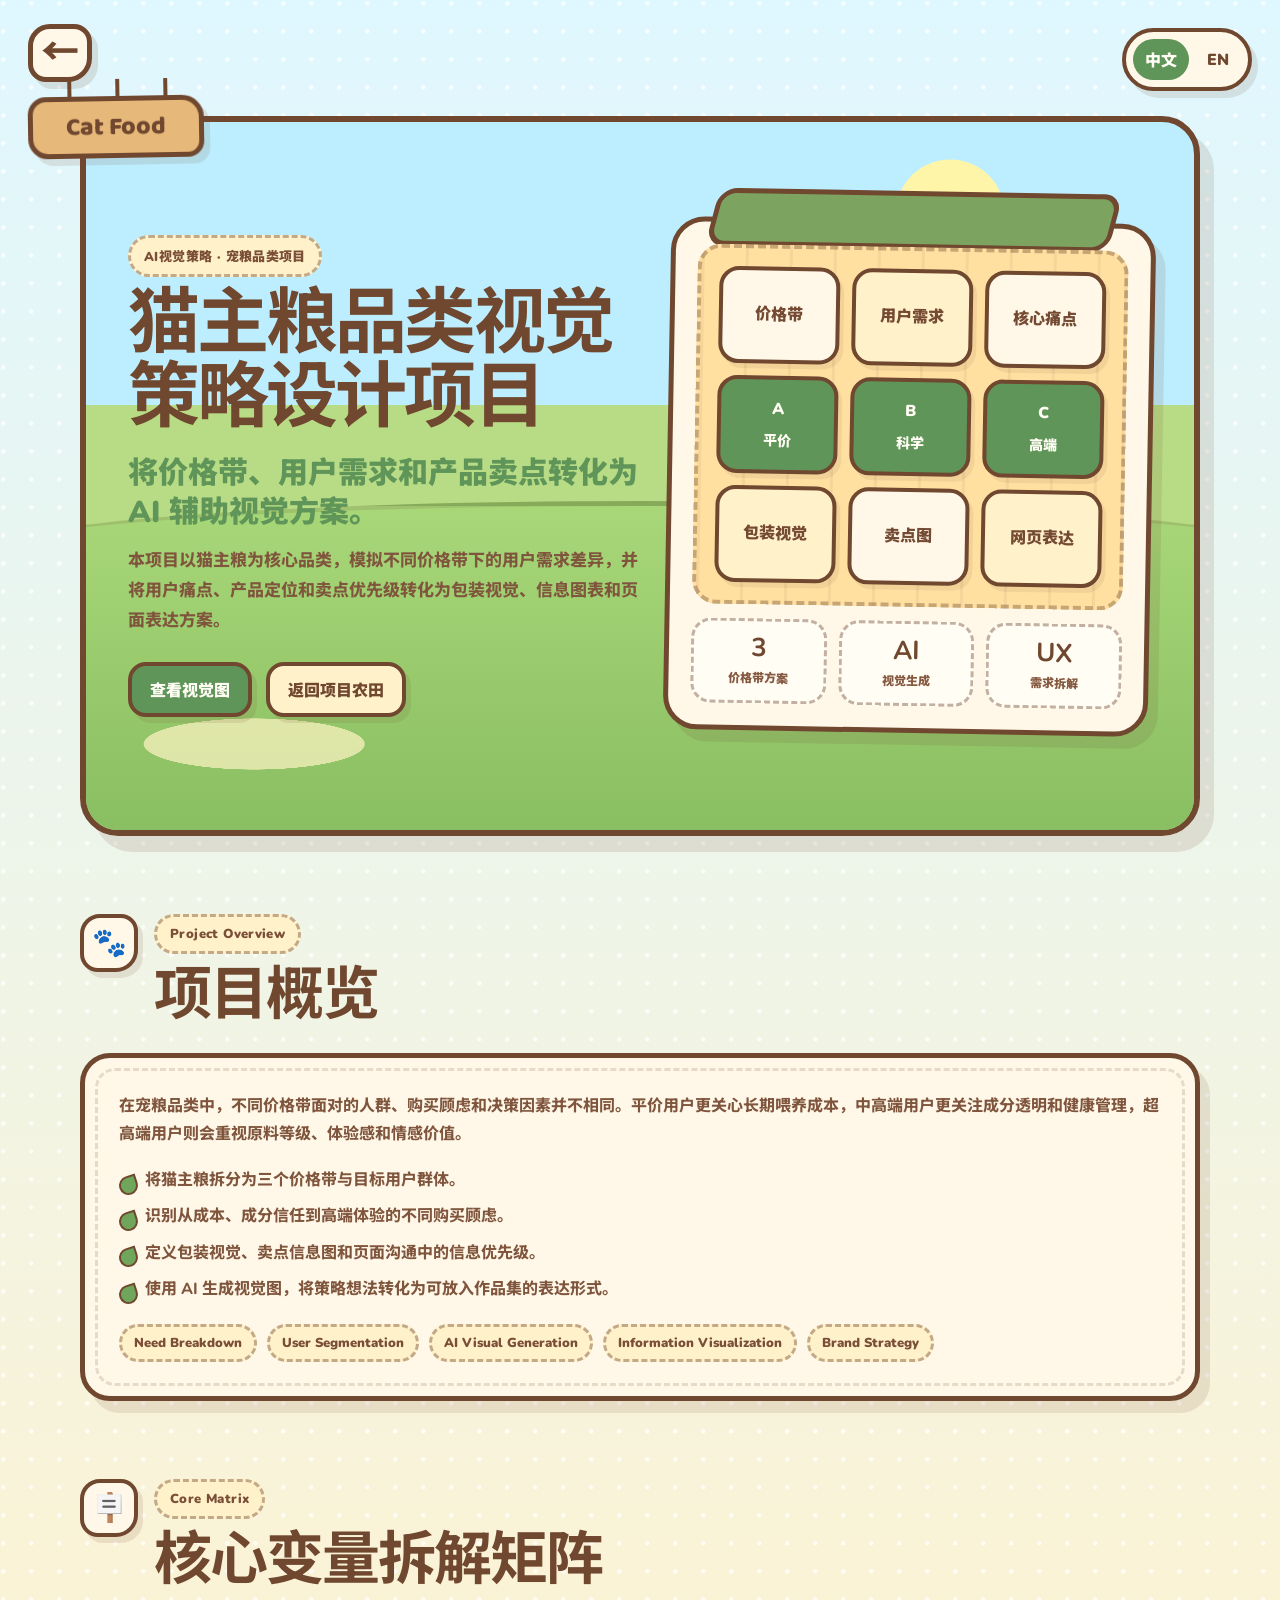
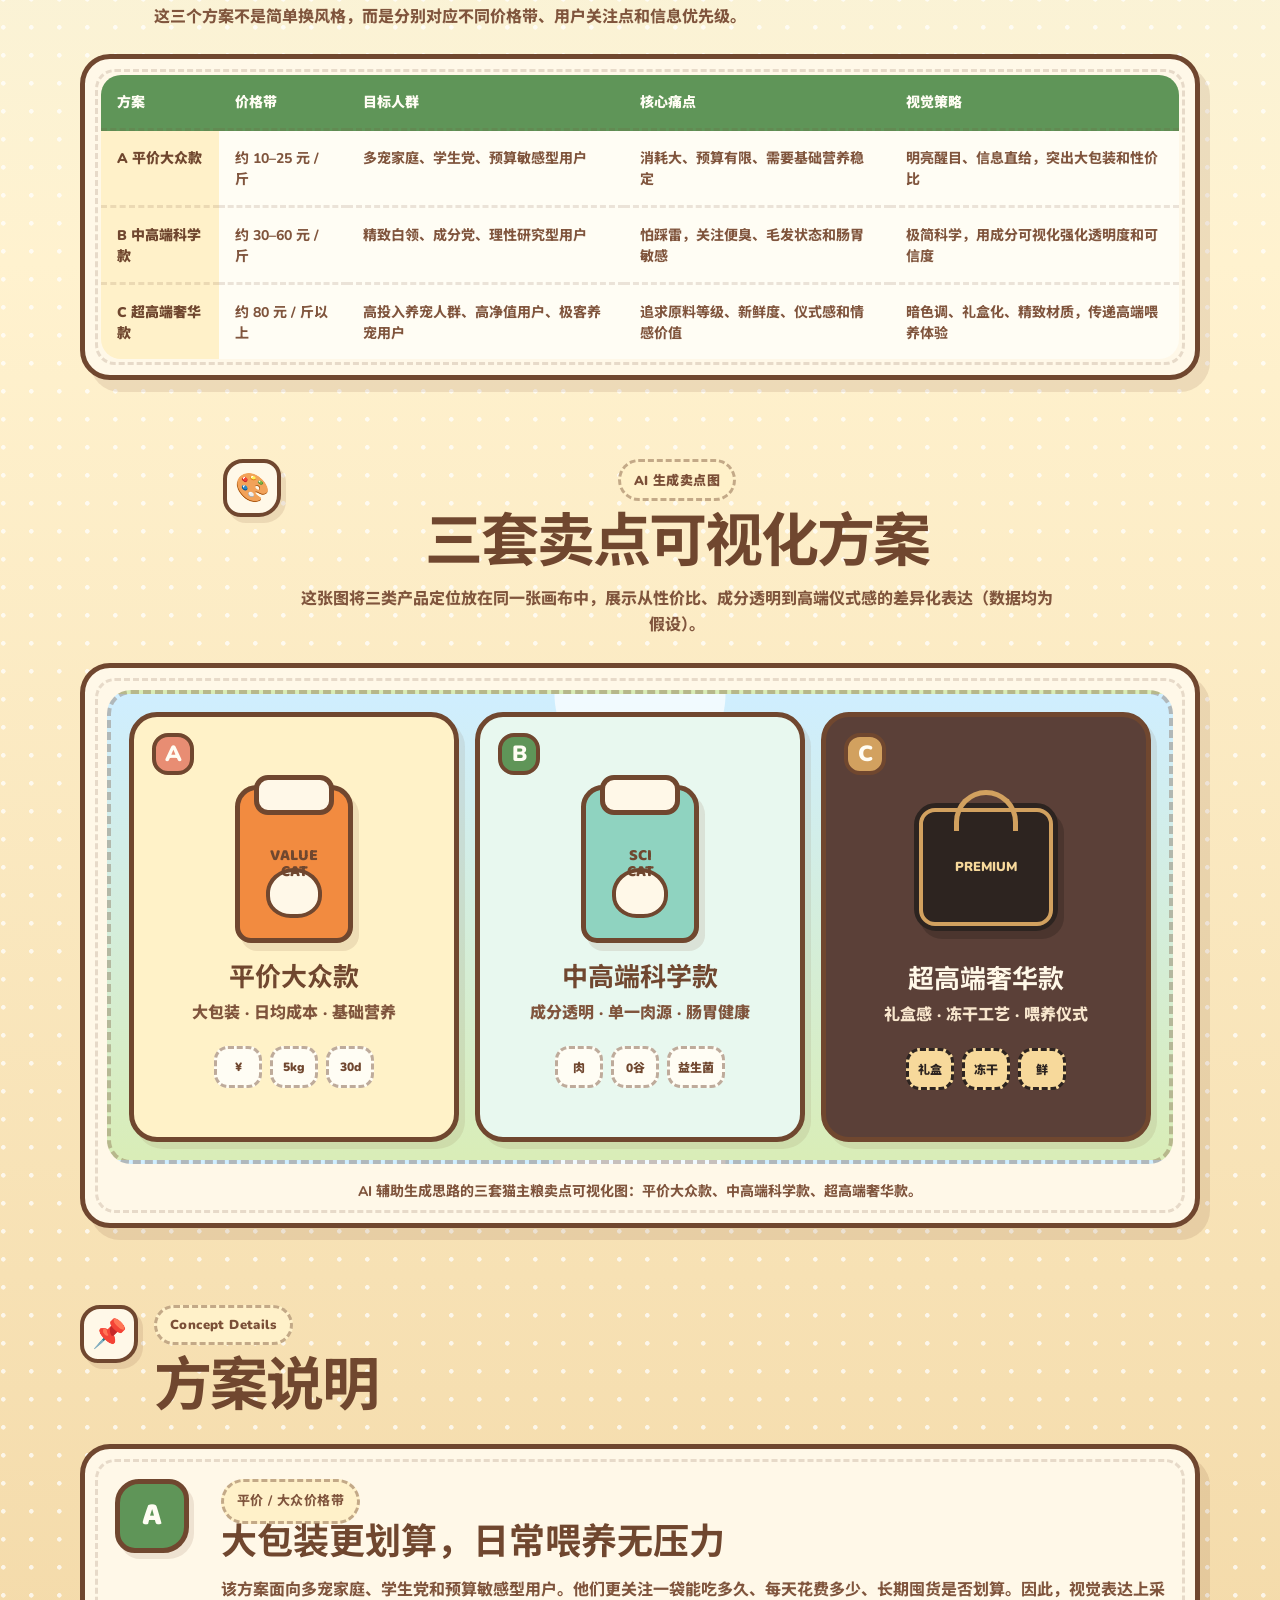
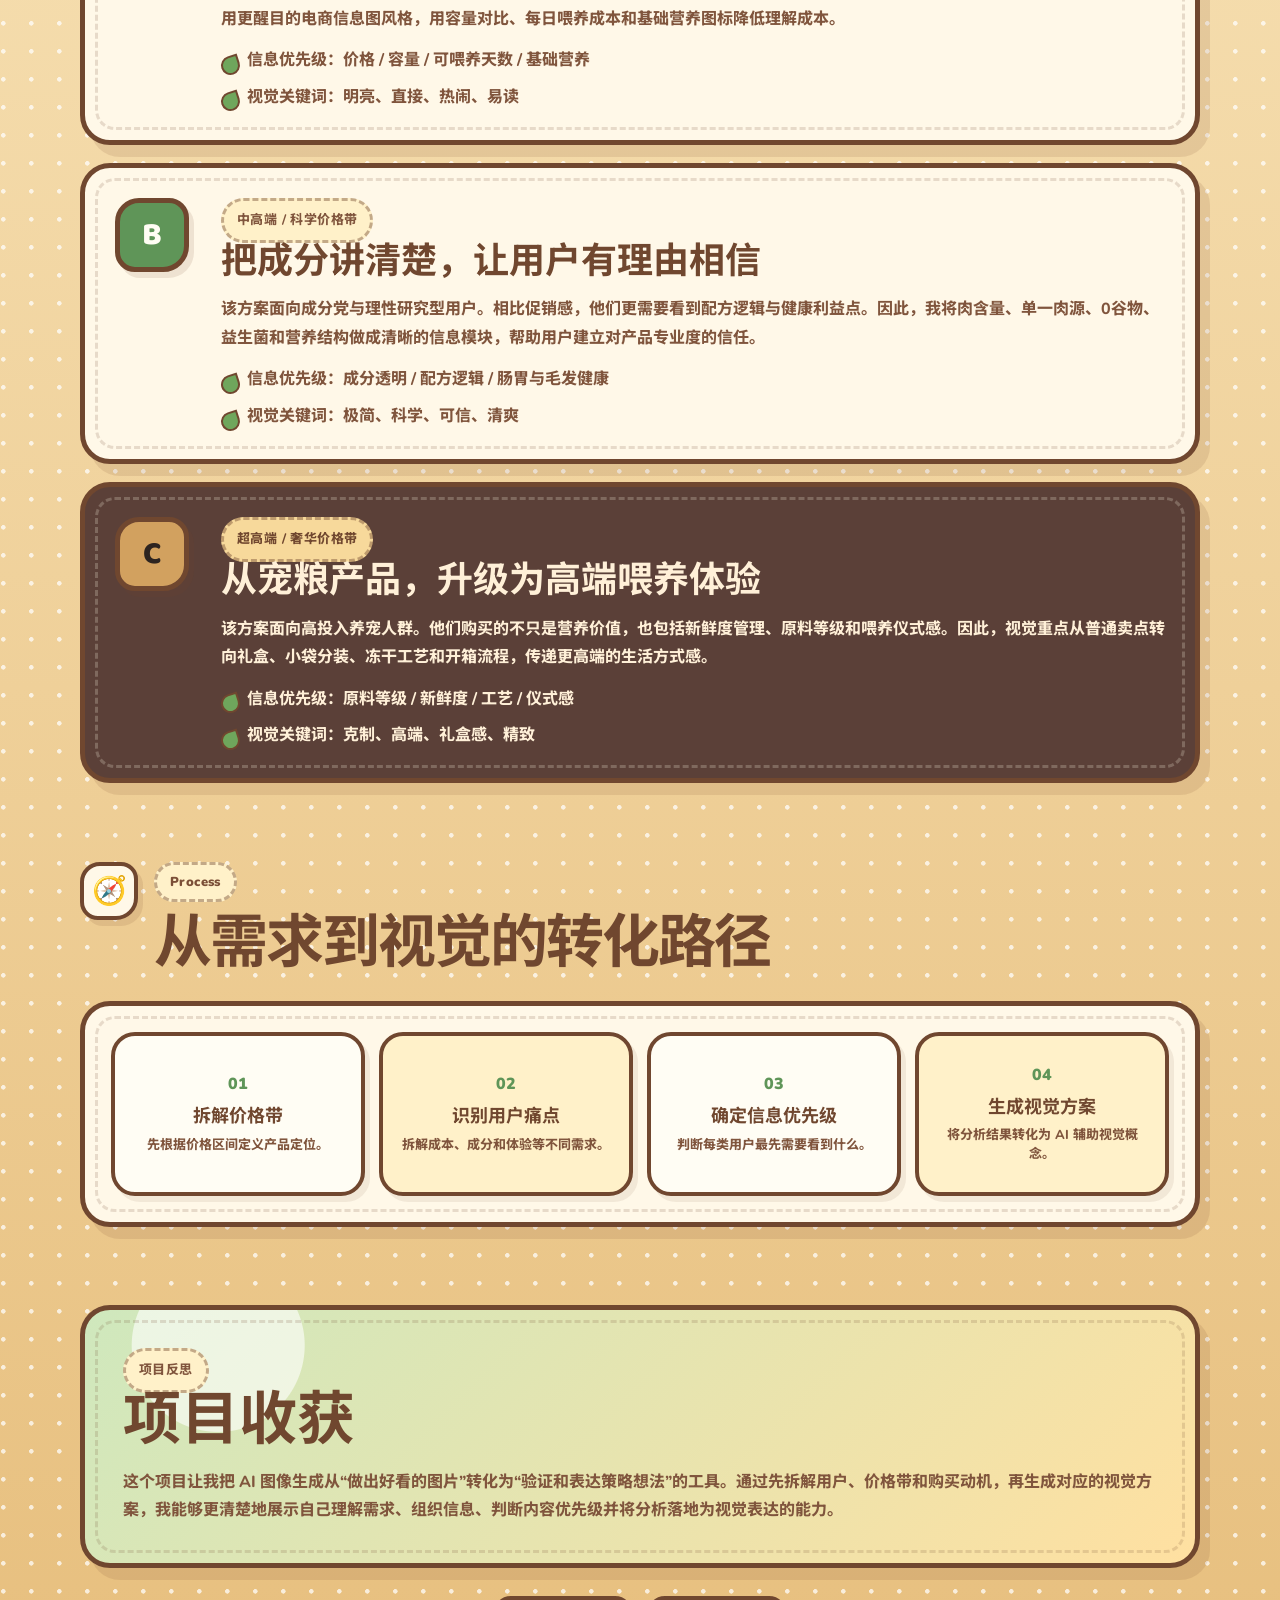
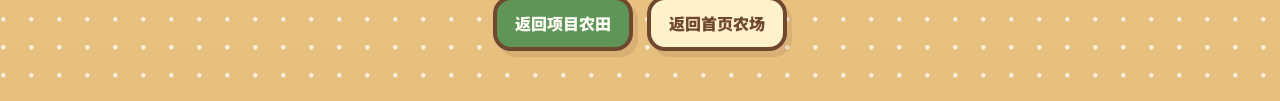
<file: project-cat-food.html>
<!DOCTYPE html>
<html lang="zh-CN">
<head>
  <meta charset="UTF-8" />
  <meta name="viewport" content="width=device-width, initial-scale=1.0" />
  <title>猫主粮品类视觉策略设计项目 · Xiaomin's Portfolio</title>
  <meta name="description" content="猫主粮品类视觉策略设计项目：基于价格带、用户需求和产品卖点的 AI 辅助视觉策略作品集页面。" />
  <link rel="preconnect" href="https://fonts.googleapis.com">
  <link rel="preconnect" href="https://fonts.gstatic.com" crossorigin>
  <link href="https://fonts.googleapis.com/css2?family=Baloo+2:wght@600;700;800&family=Nunito:wght@600;700;800;900;1000&family=Noto+Sans+SC:wght@500;700;900&display=swap" rel="stylesheet">
  <link rel="stylesheet" href="style.css" />
</head>

<body class="cat-case-page">
  <main class="cat-case-main" id="top">
    <a class="cartoon-back" href="project-farm.html" aria-label="Back to project field">
      <span>←</span>
    </a>

    <div class="page-board project-board cat-page-board">
      <span data-i18n="board.title">Cat Food</span>
    </div>

    <div class="cat-lang-toggle" aria-label="Language switcher">
      <button class="cat-lang-btn active" type="button" data-lang="zh">中文</button>
      <button class="cat-lang-btn" type="button" data-lang="en">EN</button>
    </div>

    <section class="cat-hero">
      <div class="cat-hero-copy">
        <p class="farm-eyebrow" data-i18n="hero.eyebrow">AI视觉策略 · 宠粮品类项目</p>
        <h1 data-i18n="hero.title">猫主粮品类视觉策略设计项目</h1>
        <p class="cat-subtitle" data-i18n="hero.subtitle">
          将价格带、用户需求和产品卖点转化为 AI 辅助视觉方案。
        </p>
        <p class="cat-text" data-i18n="hero.text">
          本项目以猫主粮为核心品类，模拟不同价格带下的用户需求差异，并将用户痛点、产品定位和卖点优先级转化为包装视觉、信息图表和页面表达方案。
        </p>

        <div class="cat-actions">
          <a class="farm-btn primary" href="#visuals" data-i18n="buttons.viewVisuals">查看视觉图</a>
          <a class="farm-btn" href="project-farm.html" data-i18n="buttons.back">返回项目农田</a>
        </div>
      </div>

      <aside class="cat-strategy-map" aria-label="Strategy breakdown visual">
        <div class="cat-map-roof"></div>
        <div class="cat-map-board">
          <div class="cat-node" data-i18n="graphic.node1">价格带</div>
          <div class="cat-node warm" data-i18n="graphic.node2">用户需求</div>
          <div class="cat-node" data-i18n="graphic.node3">核心痛点</div>

          <div class="cat-node strong">A<br><span data-i18n="graphic.a">平价</span></div>
          <div class="cat-node strong">B<br><span data-i18n="graphic.b">科学</span></div>
          <div class="cat-node strong">C<br><span data-i18n="graphic.c">高端</span></div>

          <div class="cat-node warm" data-i18n="graphic.packaging">包装视觉</div>
          <div class="cat-node" data-i18n="graphic.infographic">卖点图</div>
          <div class="cat-node warm" data-i18n="graphic.web">网页表达</div>
        </div>

        <div class="cat-kpis">
          <div><strong>3</strong><span data-i18n="hero.kpi1">价格带方案</span></div>
          <div><strong>AI</strong><span data-i18n="hero.kpi2">视觉生成</span></div>
          <div><strong>UX</strong><span data-i18n="hero.kpi3">需求拆解</span></div>
        </div>
      </aside>
    </section>

    <section class="cat-section" id="overview">
      <div class="cat-section-title">
        <span class="cat-icon-sign">🐾</span>
        <div>
          <p class="farm-eyebrow" data-i18n="overview.eyebrow">Project Overview</p>
          <h2 data-i18n="overview.title">项目概览</h2>
        </div>
      </div>

      <div class="cat-paper-card overview-card">
        <p data-i18n="overview.text">
          在宠粮品类中，不同价格带面对的人群、购买顾虑和决策因素并不相同。平价用户更关心长期喂养成本，中高端用户更关注成分透明和健康管理，超高端用户则会重视原料等级、体验感和情感价值。
        </p>

        <ul class="leaf-list">
          <li data-i18n="overview.li1">将猫主粮拆分为三个价格带与目标用户群体。</li>
          <li data-i18n="overview.li2">识别从成本、成分信任到高端体验的不同购买顾虑。</li>
          <li data-i18n="overview.li3">定义包装视觉、卖点信息图和页面沟通中的信息优先级。</li>
          <li data-i18n="overview.li4">使用 AI 生成视觉图，将策略想法转化为可放入作品集的表达形式。</li>
        </ul>

        <div class="cat-tags">
          <span>Need Breakdown</span>
          <span>User Segmentation</span>
          <span>AI Visual Generation</span>
          <span>Information Visualization</span>
          <span>Brand Strategy</span>
        </div>
      </div>
    </section>

    <section class="cat-section" id="matrix">
      <div class="cat-section-title">
        <span class="cat-icon-sign">🪧</span>
        <div>
          <p class="farm-eyebrow" data-i18n="matrix.eyebrow">Core Matrix</p>
          <h2 data-i18n="matrix.title">核心变量拆解矩阵</h2>
          <p class="cat-section-desc" data-i18n="matrix.desc">这三个方案不是简单换风格，而是分别对应不同价格带、用户关注点和信息优先级。</p>
        </div>
      </div>

      <div class="cat-table-wrap">
        <table class="cat-table">
          <thead>
            <tr>
              <th data-i18n="table.concept">方案</th>
              <th data-i18n="table.price">价格带</th>
              <th data-i18n="table.users">目标人群</th>
              <th data-i18n="table.pain">核心痛点</th>
              <th data-i18n="table.strategy">视觉策略</th>
            </tr>
          </thead>
          <tbody>
            <tr>
              <td data-i18n="matrix.a.concept">A 平价大众款</td>
              <td data-i18n="matrix.a.price">约 10–25 元 / 斤</td>
              <td data-i18n="matrix.a.users">多宠家庭、学生党、预算敏感型用户</td>
              <td data-i18n="matrix.a.pain">消耗大、预算有限、需要基础营养稳定</td>
              <td data-i18n="matrix.a.strategy">明亮醒目、信息直给，突出大包装和性价比</td>
            </tr>
            <tr>
              <td data-i18n="matrix.b.concept">B 中高端科学款</td>
              <td data-i18n="matrix.b.price">约 30–60 元 / 斤</td>
              <td data-i18n="matrix.b.users">精致白领、成分党、理性研究型用户</td>
              <td data-i18n="matrix.b.pain">怕踩雷，关注便臭、毛发状态和肠胃敏感</td>
              <td data-i18n="matrix.b.strategy">极简科学，用成分可视化强化透明度和可信度</td>
            </tr>
            <tr>
              <td data-i18n="matrix.c.concept">C 超高端奢华款</td>
              <td data-i18n="matrix.c.price">约 80 元 / 斤以上</td>
              <td data-i18n="matrix.c.users">高投入养宠人群、高净值用户、极客养宠用户</td>
              <td data-i18n="matrix.c.pain">追求原料等级、新鲜度、仪式感和情感价值</td>
              <td data-i18n="matrix.c.strategy">暗色调、礼盒化、精致材质，传递高端喂养体验</td>
            </tr>
          </tbody>
        </table>
      </div>
    </section>

    <section class="cat-section" id="visuals">
      <div class="cat-section-title center-title">
        <span class="cat-icon-sign">🎨</span>
        <div>
          <p class="farm-eyebrow" data-i18n="visuals.eyebrow">AI 生成卖点图</p>
          <h2 data-i18n="visuals.title">三套卖点可视化方案</h2>
          <p class="cat-section-desc" data-i18n="visuals.desc">这张图将三类产品定位放在同一张画布中，展示从性价比、成分透明到高端仪式感的差异化表达（数据均为假设）。</p>
        </div>
      </div>

      <figure class="ac-poster-card">
        <div class="selling-poster" aria-label="Three AI-assisted cat food selling-point infographic concepts">
          <article class="poster-column budget">
            <span class="poster-label">A</span>
            <div class="cat-food-bag bag-budget"><span>VALUE<br>CAT</span></div>
            <h3 data-i18n="poster.a.title">平价大众款</h3>
            <p data-i18n="poster.a.text">大包装 · 日均成本 · 基础营养</p>
            <div class="poster-icons"><i>¥</i><i>5kg</i><i>30d</i></div>
          </article>

          <article class="poster-column science">
            <span class="poster-label">B</span>
            <div class="cat-food-bag bag-science"><span>SCI<br>CAT</span></div>
            <h3 data-i18n="poster.b.title">中高端科学款</h3>
            <p data-i18n="poster.b.text">成分透明 · 单一肉源 · 肠胃健康</p>
            <div class="poster-icons"><i>肉</i><i>0谷</i><i>益生菌</i></div>
          </article>

          <article class="poster-column luxury">
            <span class="poster-label">C</span>
            <div class="cat-gift-box"><span>PREMIUM</span></div>
            <h3 data-i18n="poster.c.title">超高端奢华款</h3>
            <p data-i18n="poster.c.text">礼盒感 · 冻干工艺 · 喂养仪式</p>
            <div class="poster-icons"><i>礼盒</i><i>冻干</i><i>鲜</i></div>
          </article>
        </div>
        <figcaption data-i18n="visuals.caption">AI 辅助生成思路的三套猫主粮卖点可视化图：平价大众款、中高端科学款、超高端奢华款。</figcaption>
      </figure>
    </section>

    <section class="cat-section" id="concepts">
      <div class="cat-section-title">
        <span class="cat-icon-sign">📌</span>
        <div>
          <p class="farm-eyebrow" data-i18n="concepts.eyebrow">Concept Details</p>
          <h2 data-i18n="concepts.title">方案说明</h2>
        </div>
      </div>

      <div class="cat-concept-grid">
        <article class="cat-concept-card">
          <div class="concept-stamp">A</div>
          <div>
            <p class="farm-eyebrow" data-i18n="a.eyebrow">平价 / 大众价格带</p>
            <h3 data-i18n="a.title">大包装更划算，日常喂养无压力</h3>
            <p data-i18n="a.text">该方案面向多宠家庭、学生党和预算敏感型用户。他们更关注一袋能吃多久、每天花费多少、长期囤货是否划算。因此，视觉表达上采用更醒目的电商信息图风格，用容量对比、每日喂养成本和基础营养图标降低理解成本。</p>
            <ul class="leaf-list compact">
              <li data-i18n="a.li1">信息优先级：价格 / 容量 / 可喂养天数 / 基础营养</li>
              <li data-i18n="a.li2">视觉关键词：明亮、直接、热闹、易读</li>
            </ul>
          </div>
        </article>

        <article class="cat-concept-card">
          <div class="concept-stamp">B</div>
          <div>
            <p class="farm-eyebrow" data-i18n="b.eyebrow">中高端 / 科学价格带</p>
            <h3 data-i18n="b.title">把成分讲清楚，让用户有理由相信</h3>
            <p data-i18n="b.text">该方案面向成分党与理性研究型用户。相比促销感，他们更需要看到配方逻辑与健康利益点。因此，我将肉含量、单一肉源、0谷物、益生菌和营养结构做成清晰的信息模块，帮助用户建立对产品专业度的信任。</p>
            <ul class="leaf-list compact">
              <li data-i18n="b.li1">信息优先级：成分透明 / 配方逻辑 / 肠胃与毛发健康</li>
              <li data-i18n="b.li2">视觉关键词：极简、科学、可信、清爽</li>
            </ul>
          </div>
        </article>

        <article class="cat-concept-card premium-card">
          <div class="concept-stamp">C</div>
          <div>
            <p class="farm-eyebrow" data-i18n="c.eyebrow">超高端 / 奢华价格带</p>
            <h3 data-i18n="c.title">从宠粮产品，升级为高端喂养体验</h3>
            <p data-i18n="c.text">该方案面向高投入养宠人群。他们购买的不只是营养价值，也包括新鲜度管理、原料等级和喂养仪式感。因此，视觉重点从普通卖点转向礼盒、小袋分装、冻干工艺和开箱流程，传递更高端的生活方式感。</p>
            <ul class="leaf-list compact">
              <li data-i18n="c.li1">信息优先级：原料等级 / 新鲜度 / 工艺 / 仪式感</li>
              <li data-i18n="c.li2">视觉关键词：克制、高端、礼盒感、精致</li>
            </ul>
          </div>
        </article>
      </div>
    </section>

    <section class="cat-section" id="logic">
      <div class="cat-section-title">
        <span class="cat-icon-sign">🧭</span>
        <div>
          <p class="farm-eyebrow" data-i18n="logic.eyebrow">Process</p>
          <h2 data-i18n="logic.title">从需求到视觉的转化路径</h2>
        </div>
      </div>

      <div class="process-path-card">
        <div class="cat-process-step">
          <span>01</span>
          <strong data-i18n="logic.s1.title">拆解价格带</strong>
          <p data-i18n="logic.s1.text">先根据价格区间定义产品定位。</p>
        </div>
        <div class="cat-process-step warm">
          <span>02</span>
          <strong data-i18n="logic.s2.title">识别用户痛点</strong>
          <p data-i18n="logic.s2.text">拆解成本、成分和体验等不同需求。</p>
        </div>
        <div class="cat-process-step">
          <span>03</span>
          <strong data-i18n="logic.s3.title">确定信息优先级</strong>
          <p data-i18n="logic.s3.text">判断每类用户最先需要看到什么。</p>
        </div>
        <div class="cat-process-step warm">
          <span>04</span>
          <strong data-i18n="logic.s4.title">生成视觉方案</strong>
          <p data-i18n="logic.s4.text">将分析结果转化为 AI 辅助视觉概念。</p>
        </div>
      </div>
    </section>

    <section class="cat-section" id="reflection">
      <div class="cat-reflection-card">
        <p class="farm-eyebrow" data-i18n="reflection.eyebrow">项目反思</p>
        <h2 data-i18n="reflection.title">项目收获</h2>
        <p data-i18n="reflection.text">
          这个项目让我把 AI 图像生成从“做出好看的图片”转化为“验证和表达策略想法”的工具。通过先拆解用户、价格带和购买动机，再生成对应的视觉方案，我能够更清楚地展示自己理解需求、组织信息、判断内容优先级并将分析落地为视觉表达的能力。
        </p>
      </div>

      <div class="cat-actions bottom-actions">
        <a class="farm-btn primary" href="project-farm.html" data-i18n="buttons.backField">返回项目农田</a>
        <a class="farm-btn" href="index.html" data-i18n="buttons.backHome">返回首页农场</a>
      </div>
    </section>
  </main>

  <script>
    const translations = {
      zh: {
        "board.title": "Cat Food",
        "hero.eyebrow": "AI视觉策略 · 宠粮品类项目",
        "hero.title": "猫主粮品类视觉策略设计项目",
        "hero.subtitle": "将价格带、用户需求和产品卖点转化为 AI 辅助视觉方案。",
        "hero.text": "本项目以猫主粮为核心品类，模拟不同价格带下的用户需求差异，并将用户痛点、产品定位和卖点优先级转化为包装视觉、信息图表和页面表达方案。",
        "buttons.viewVisuals": "查看视觉图",
        "buttons.back": "返回项目农田",
        "buttons.backField": "返回项目农田",
        "buttons.backHome": "返回首页农场",
        "graphic.node1": "价格带",
        "graphic.node2": "用户需求",
        "graphic.node3": "核心痛点",
        "graphic.a": "平价",
        "graphic.b": "科学",
        "graphic.c": "高端",
        "graphic.packaging": "包装视觉",
        "graphic.infographic": "卖点图",
        "graphic.web": "网页表达",
        "hero.kpi1": "价格带方案",
        "hero.kpi2": "视觉生成",
        "hero.kpi3": "需求拆解",
        "overview.eyebrow": "Project Overview",
        "overview.title": "项目概览",
        "overview.text": "在宠粮品类中，不同价格带面对的人群、购买顾虑和决策因素并不相同。平价用户更关心长期喂养成本，中高端用户更关注成分透明和健康管理，超高端用户则会重视原料等级、体验感和情感价值。",
        "overview.li1": "将猫主粮拆分为三个价格带与目标用户群体。",
        "overview.li2": "识别从成本、成分信任到高端体验的不同购买顾虑。",
        "overview.li3": "定义包装视觉、卖点信息图和页面沟通中的信息优先级。",
        "overview.li4": "使用 AI 生成视觉图，将策略想法转化为可放入作品集的表达形式。",
        "matrix.eyebrow": "Core Matrix",
        "matrix.title": "核心变量拆解矩阵",
        "matrix.desc": "这三个方案不是简单换风格，而是分别对应不同价格带、用户关注点和信息优先级。",
        "table.concept": "方案",
        "table.price": "价格带",
        "table.users": "目标人群",
        "table.pain": "核心痛点",
        "table.strategy": "视觉策略",
        "matrix.a.concept": "A 平价大众款",
        "matrix.a.price": "约 10–25 元 / 斤",
        "matrix.a.users": "多宠家庭、学生党、预算敏感型用户",
        "matrix.a.pain": "消耗大、预算有限、需要基础营养稳定",
        "matrix.a.strategy": "明亮醒目、信息直给，突出大包装和性价比",
        "matrix.b.concept": "B 中高端科学款",
        "matrix.b.price": "约 30–60 元 / 斤",
        "matrix.b.users": "精致白领、成分党、理性研究型用户",
        "matrix.b.pain": "怕踩雷，关注便臭、毛发状态和肠胃敏感",
        "matrix.b.strategy": "极简科学，用成分可视化强化透明度和可信度",
        "matrix.c.concept": "C 超高端奢华款",
        "matrix.c.price": "约 80 元 / 斤以上",
        "matrix.c.users": "高投入养宠人群、高净值用户、极客养宠用户",
        "matrix.c.pain": "追求原料等级、新鲜度、仪式感和情感价值",
        "matrix.c.strategy": "暗色调、礼盒化、精致材质，传递高端喂养体验",
        "visuals.eyebrow": "AI 生成卖点图",
        "visuals.title": "三套卖点可视化方案",
        "visuals.desc": "这张图将三类产品定位放在同一张画布中，展示从性价比、成分透明到高端仪式感的差异化表达（数据均为假设）。",
        "poster.a.title": "平价大众款",
        "poster.a.text": "大包装 · 日均成本 · 基础营养",
        "poster.b.title": "中高端科学款",
        "poster.b.text": "成分透明 · 单一肉源 · 肠胃健康",
        "poster.c.title": "超高端奢华款",
        "poster.c.text": "礼盒感 · 冻干工艺 · 喂养仪式",
        "visuals.caption": "AI 辅助生成思路的三套猫主粮卖点可视化图：平价大众款、中高端科学款、超高端奢华款。",
        "concepts.eyebrow": "Concept Details",
        "concepts.title": "方案说明",
        "a.eyebrow": "平价 / 大众价格带",
        "a.title": "大包装更划算，日常喂养无压力",
        "a.text": "该方案面向多宠家庭、学生党和预算敏感型用户。他们更关注一袋能吃多久、每天花费多少、长期囤货是否划算。因此，视觉表达上采用更醒目的电商信息图风格，用容量对比、每日喂养成本和基础营养图标降低理解成本。",
        "a.li1": "信息优先级：价格 / 容量 / 可喂养天数 / 基础营养",
        "a.li2": "视觉关键词：明亮、直接、热闹、易读",
        "b.eyebrow": "中高端 / 科学价格带",
        "b.title": "把成分讲清楚，让用户有理由相信",
        "b.text": "该方案面向成分党与理性研究型用户。相比促销感，他们更需要看到配方逻辑与健康利益点。因此，我将肉含量、单一肉源、0谷物、益生菌和营养结构做成清晰的信息模块，帮助用户建立对产品专业度的信任。",
        "b.li1": "信息优先级：成分透明 / 配方逻辑 / 肠胃与毛发健康",
        "b.li2": "视觉关键词：极简、科学、可信、清爽",
        "c.eyebrow": "超高端 / 奢华价格带",
        "c.title": "从宠粮产品，升级为高端喂养体验",
        "c.text": "该方案面向高投入养宠人群。他们购买的不只是营养价值，也包括新鲜度管理、原料等级和喂养仪式感。因此，视觉重点从普通卖点转向礼盒、小袋分装、冻干工艺和开箱流程，传递更高端的生活方式感。",
        "c.li1": "信息优先级：原料等级 / 新鲜度 / 工艺 / 仪式感",
        "c.li2": "视觉关键词：克制、高端、礼盒感、精致",
        "logic.eyebrow": "Process",
        "logic.title": "从需求到视觉的转化路径",
        "logic.s1.title": "拆解价格带",
        "logic.s1.text": "先根据价格区间定义产品定位。",
        "logic.s2.title": "识别用户痛点",
        "logic.s2.text": "拆解成本、成分和体验等不同需求。",
        "logic.s3.title": "确定信息优先级",
        "logic.s3.text": "判断每类用户最先需要看到什么。",
        "logic.s4.title": "生成视觉方案",
        "logic.s4.text": "将分析结果转化为 AI 辅助视觉概念。",
        "reflection.eyebrow": "项目反思",
        "reflection.title": "项目收获",
        "reflection.text": "这个项目让我把 AI 图像生成从“做出好看的图片”转化为“验证和表达策略想法”的工具。通过先拆解用户、价格带和购买动机，再生成对应的视觉方案，我能够更清楚地展示自己理解需求、组织信息、判断内容优先级并将分析落地为视觉表达的能力。"
      },
      en: {
        "board.title": "Cat Food",
        "hero.eyebrow": "AI Visual Strategy · Pet Food Category",
        "hero.title": "Cat Food Visual Strategy",
        "hero.subtitle": "Translating price tiers, user needs and product selling points into AI-assisted visual concepts.",
        "hero.text": "This project uses dry cat food as the core category, explores user needs across different price segments, and translates pain points, product positioning and selling-point priorities into visual communication outputs.",
        "buttons.viewVisuals": "View Visuals",
        "buttons.back": "Back to Project Field",
        "buttons.backField": "Back to Project Field",
        "buttons.backHome": "Back to Farm Home",
        "graphic.node1": "Price Tier",
        "graphic.node2": "User Need",
        "graphic.node3": "Pain Point",
        "graphic.a": "Budget",
        "graphic.b": "Scientific",
        "graphic.c": "Luxury",
        "graphic.packaging": "Packaging",
        "graphic.infographic": "Infographic",
        "graphic.web": "Web Visual",
        "hero.kpi1": "Price-tier concepts",
        "hero.kpi2": "Visual generation",
        "hero.kpi3": "Need breakdown",
        "overview.eyebrow": "Project Overview",
        "overview.title": "Project Overview",
        "overview.text": "In the pet food category, different price tiers involve different user groups, concerns and decision drivers. Budget users care about long-term feeding cost, mid-to-high-end users value ingredient transparency and health management, while ultra-premium users focus on ingredient quality, experience and emotional value.",
        "overview.li1": "Segmented dry cat food into three price tiers and user groups.",
        "overview.li2": "Identified different purchase concerns, from cost to ingredient trust and premium experience.",
        "overview.li3": "Defined visual priorities for packaging, selling-point infographics and webpage communication.",
        "overview.li4": "Used AI-generated visuals to express strategic ideas in a portfolio-ready format.",
        "matrix.eyebrow": "Core Matrix",
        "matrix.title": "Core Variable Breakdown Matrix",
        "matrix.desc": "The three concepts are not just different visual styles. Each one is based on a different price tier, user concern and information priority.",
        "table.concept": "Concept",
        "table.price": "Price Tier",
        "table.users": "Target Users",
        "table.pain": "Core Pain Points",
        "table.strategy": "Visual Strategy",
        "matrix.a.concept": "A Budget Mass-market",
        "matrix.a.price": "Approx. ¥10–25 / 500g",
        "matrix.a.users": "Multi-cat households, students, budget-sensitive users",
        "matrix.a.pain": "High consumption, limited budget, stable basic nutrition",
        "matrix.a.strategy": "Bright, eye-catching and direct, emphasizing value packs and cost performance",
        "matrix.b.concept": "B Mid-high Scientific",
        "matrix.b.price": "Approx. ¥30–60 / 500g",
        "matrix.b.users": "Young professionals, ingredient-conscious users, rational researchers",
        "matrix.b.pain": "Fear of unsafe food, concerns about stool odor, fur condition and sensitive digestion",
        "matrix.b.strategy": "Minimal and scientific, using ingredient visualization to build transparency and trust",
        "matrix.c.concept": "C Ultra-premium Luxury",
        "matrix.c.price": "Approx. above ¥80 / 500g",
        "matrix.c.users": "High-investment pet owners, high-net-worth users, pet-care enthusiasts",
        "matrix.c.pain": "Ingredient quality, freshness, ritual and emotional value",
        "matrix.c.strategy": "Dark tones, gift-box format and refined textures, communicating a premium feeding experience",
        "visuals.eyebrow": "AI Generated Selling-point Visuals",
        "visuals.title": "Three Selling-point Visuals",
        "visuals.desc": "This visual places the three product positions on one canvas, showing differentiated communication from cost performance and ingredient transparency to premium ritual experience (All data are hypothetical).",
        "poster.a.title": "Budget Mass-market",
        "poster.a.text": "Value pack · Daily cost · Basic nutrition",
        "poster.b.title": "Mid-high Scientific",
        "poster.b.text": "Transparent ingredients · Single protein · Digestive health",
        "poster.c.title": "Ultra-premium Luxury",
        "poster.c.text": "Gift-box feel · Freeze-dried process · Feeding ritual",
        "visuals.caption": "AI-assisted selling-point infographic concepts for three dry cat food tiers: budget mass-market, mid-high scientific, and ultra-premium luxury.",
        "concepts.eyebrow": "Concept Details",
        "concepts.title": "Concept Details",
        "a.eyebrow": "Budget / Mass-market",
        "a.title": "Better Value for Daily Feeding",
        "a.text": "This concept targets multi-cat households, students and budget-sensitive users. Their key questions are how long one bag lasts, how much daily feeding costs and whether bulk purchase is worthwhile. The visual therefore uses an eye-catching e-commerce infographic style, with pack-size comparison, daily cost and basic nutrition icons to reduce decision effort.",
        "a.li1": "Information priority: price / pack size / feeding duration / basic nutrition",
        "a.li2": "Visual keywords: bright, direct, lively, easy to read",
        "b.eyebrow": "Mid-high / Scientific",
        "b.title": "Make Ingredients Clear and Trustworthy",
        "b.text": "This concept targets ingredient-conscious and rational users. Instead of promotional messaging, they need to understand the formula logic and health benefits. I visualized meat percentage, single protein source, grain-free formula, probiotics and nutrition structure as clear information modules to build trust in product professionalism.",
        "b.li1": "Information priority: ingredient transparency / formula logic / digestive and fur health",
        "b.li2": "Visual keywords: minimal, scientific, trustworthy, clean",
        "c.eyebrow": "Ultra-premium / Luxury",
        "c.title": "From Cat Food to a Premium Feeding Experience",
        "c.text": "This concept targets high-investment pet owners. They are not only purchasing nutrition, but also freshness management, ingredient quality and feeding ritual. The visual focus therefore moves from ordinary selling points to gift boxes, single-meal sachets, freeze-drying process and unboxing flow, communicating a more premium lifestyle experience.",
        "c.li1": "Information priority: ingredient quality / freshness / process / ritual",
        "c.li2": "Visual keywords: restrained, premium, gift-box feel, refined",
        "logic.eyebrow": "Process",
        "logic.title": "From User Needs to Visual Outputs",
        "logic.s1.title": "Segment Price Tiers",
        "logic.s1.text": "Define product positions by price range.",
        "logic.s2.title": "Identify Pain Points",
        "logic.s2.text": "Break down cost, ingredients and experience needs.",
        "logic.s3.title": "Prioritize Information",
        "logic.s3.text": "Decide what each user group needs to see first.",
        "logic.s4.title": "Generate Visuals",
        "logic.s4.text": "Translate the analysis into AI-assisted visual concepts.",
        "reflection.eyebrow": "Reflection",
        "reflection.title": "What I Learned",
        "reflection.text": "This project helped me use AI image generation not only as a tool for making attractive visuals, but also as a way to test and communicate strategic ideas. By analyzing users, price tiers and purchase motivations before generating visuals, I can better demonstrate my ability to understand needs, organize information, prioritize content and translate analysis into visual communication."
      }
    };

    function setLanguage(lang) {
      document.documentElement.lang = lang === "zh" ? "zh-CN" : "en";
      localStorage.setItem("portfolioLanguage", lang);

      document.querySelectorAll("[data-i18n]").forEach((element) => {
        const key = element.getAttribute("data-i18n");
        if (translations[lang][key]) element.innerHTML = translations[lang][key];
      });

      document.querySelectorAll(".cat-lang-btn").forEach((button) => {
        button.classList.toggle("active", button.dataset.lang === lang);
      });
    }

    document.querySelectorAll(".cat-lang-btn").forEach((button) => {
      button.addEventListener("click", () => setLanguage(button.dataset.lang));
    });

    setLanguage(localStorage.getItem("portfolioLanguage") || "zh");
  </script>
</body>
</html>
</file>
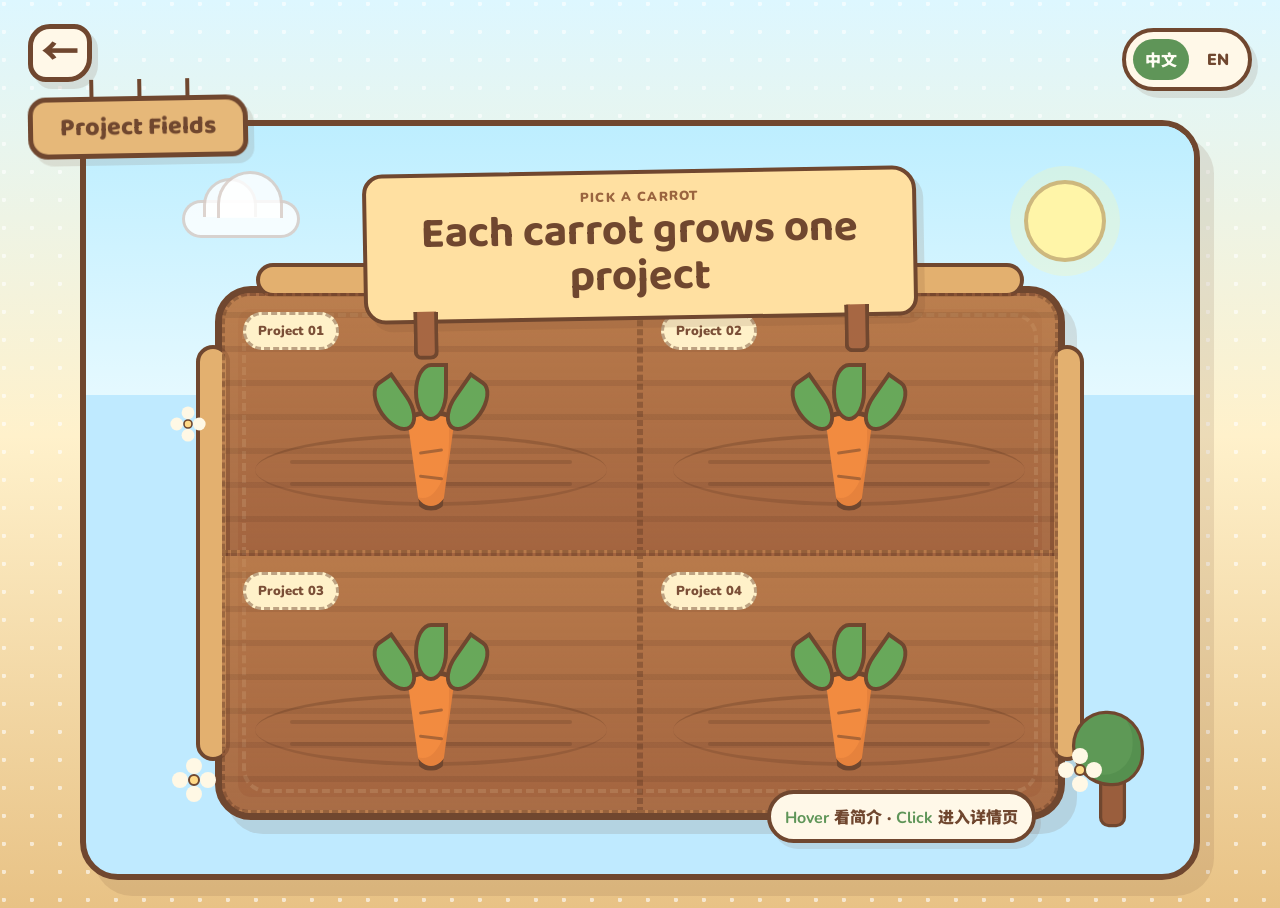
<file: project-farm.html>
<!DOCTYPE html>
<html lang="zh-CN">
<head>
  <meta charset="UTF-8" />
  <meta name="viewport" content="width=device-width, initial-scale=1.0" />
  <title>Project Fields · Xiaomin's Portfolio Farm</title>
  <meta name="description" content="A zoomed-in cartoon project field with four interactive carrots." />
  <link rel="preconnect" href="https://fonts.googleapis.com">
  <link rel="preconnect" href="https://fonts.gstatic.com" crossorigin>
  <link href="https://fonts.googleapis.com/css2?family=Baloo+2:wght@600;700;800&family=Nunito:wght@600;700;800;900;1000&family=Noto+Sans+SC:wght@500;700;900&display=swap" rel="stylesheet">
  <link rel="stylesheet" href="style.css" />
</head>

<body class="project-farm-page">
  <div class="global-lang-toggle" aria-label="Language switcher">
    <button class="global-lang-btn active" type="button" data-lang="zh" data-i18n-site="lang.zh">中文</button>
    <button class="global-lang-btn" type="button" data-lang="en" data-i18n-site="lang.en">EN</button>
  </div>

  <main class="project-farm-main" id="project-field">
    <a class="cartoon-back" href="index.html" aria-label="Back to farm map">
      <span>←</span>
    </a>

    <div class="page-board project-board">
      <span data-i18n-site="pf.board">Project Fields</span>
    </div>

    <section class="project-field-scene" aria-label="Zoomed-in project field">
      <div class="field-sky">
        <span class="field-sun"></span>
        <span class="field-cloud cloud-a"></span>
        <span class="field-cloud cloud-b"></span>
      </div>

      <div class="field-intro-sign">
        <p data-i18n-site="pf.sign.p">Pick a carrot</p>
        <h1 data-i18n-site="pf.sign.h1">Each carrot grows one project</h1>
      </div>

      <div class="big-field">
        <span class="field-fence fence-top"></span>
        <span class="field-fence fence-left"></span>
        <span class="field-fence fence-right"></span>

        <div class="field-grid">
          <a class="carrot-plot plot-1" href="project-cat-food.html" aria-label="Open Cat Food Visual Strategy project">
            <span class="soil-lines"></span>
            <span class="carrot">
              <i class="leaf leaf-1"></i>
              <i class="leaf leaf-2"></i>
              <i class="leaf leaf-3"></i>
              <i class="root"></i>
            </span>
            <span class="plot-tag">Project 01</span>
            <span class="carrot-preview">
              <strong data-i18n-site="pf.project.1.title">猫主粮品类视觉策略设计项目</strong>
              <em data-i18n-site="pf.project.1.desc">将价格带、目标人群、购买痛点和卖点优先级转化为 AI 辅助视觉方案。</em>
            </span>
          </a>

          <a class="carrot-plot plot-2" href="project-healthcare.html" aria-label="Open Healthcare AI Response Research project">
            <span class="soil-lines"></span>
            <span class="carrot">
              <i class="leaf leaf-1"></i>
              <i class="leaf leaf-2"></i>
              <i class="leaf leaf-3"></i>
              <i class="root"></i>
            </span>
            <span class="plot-tag">Project 02</span>
            <span class="carrot-preview">
              <strong data-i18n-site="pf.project.2.title">Healthcare AI Response Research</strong>
              <em data-i18n-site="pf.project.2.desc">毕业论文项目：比较人工回复与 ChatGPT 回复在医疗差评中的感知差异。</em>
            </span>
          </a>

          <a class="carrot-plot plot-3" href="project-jianmo.html" aria-label="Open Jianmo Bio Brand Matrix and Pet Food Market Analysis project">
            <span class="soil-lines"></span>
            <span class="carrot">
              <i class="leaf leaf-1"></i>
              <i class="leaf leaf-2"></i>
              <i class="leaf leaf-3"></i>
              <i class="root"></i>
            </span>
            <span class="plot-tag">Project 03</span>
            <span class="carrot-preview">
              <strong data-i18n-site="pf.project.3.title">简谟生物品牌矩阵与宠物食品市场竞争分析项目</strong>
              <em data-i18n-site="pf.project.3.desc">拆解简谟生物多品牌矩阵、诚实一口主品牌定位、竞品格局与信任风险。</em>
            </span>
          </a>

          <a class="carrot-plot plot-4" href="project-ngs.html" aria-label="Open NGS Laboratory Workflow Simulation project">
            <span class="soil-lines"></span>
            <span class="carrot">
              <i class="leaf leaf-1"></i>
              <i class="leaf leaf-2"></i>
              <i class="leaf leaf-3"></i>
              <i class="root"></i>
            </span>
            <span class="plot-tag">Project 04</span>
            <span class="carrot-preview">
              <strong data-i18n-site="pf.project.4.title">NGS 实验室流程仿真项目</strong>
              <em data-i18n-site="pf.project.4.desc">使用离散事件仿真分析 NGS 实验室流程瓶颈，并测试周转时间优化方案。</em>
            </span>
          </a>
        </div>

        <div class="field-corner-note" data-i18n-site="pf.corner"><strong>Hover</strong> 看简介 · <strong>Click</strong> 进入详情页</div>
      </div>

      <span class="field-deco flower pf-1"></span>
      <span class="field-deco flower pf-2"></span>
      <span class="field-deco flower pf-3"></span>
      <span class="field-deco tree pf-tree"><i></i></span>
    </section>
  </main>

  <script>
    const globalTranslations = {
      zh: {
        "home.welcome.p": "Welcome to",
        "home.welcome.h1": "Xiaomin's Portfolio",
        "home.mapHint.1": "🖱️ 点击小屋门进入 About Me",
        "home.mapHint.2": "🌱 点击农田查看项目胡萝卜",
        "home.mapHint.3": "🧰 点击工具棚查看技能与工具",
        "home.who.title": "💻 我是谁 / Who I Am",
        "home.who.p1": "我是 Xiaomin，拥有 Finance 与 Business Analytics 的学习背景。我对数据洞察、用户需求、AI工具、品牌表达和网页设计很感兴趣。我喜欢把复杂的信息整理成清晰、有逻辑、也有视觉记忆点的内容。",
        "home.who.p2": "I enjoy using AI as a creative and analytical partner: from breaking down business problems, generating visual directions, structuring portfolio pages, to turning ideas into clean HTML/CSS outputs.",
        "about.board": "About Me",
        "about.hint1": "💻 点击电脑：查看个人介绍",
        "about.hint2": "🖼️ 点击毕业照：查看毕业服兔兔",
        "about.popup.title": "💻 我的个人介绍",
        "about.step1.title": "背景经历",
        "about.step1.text": "我拥有金融与商业分析的学习背景，对数据、商业洞察、用户需求和新兴技术都很感兴趣。过去几年在英国的学习经历，让我逐渐形成了更开放的视角，也更习惯从不同文化和行业中观察问题。",
        "about.step2.title": "我的工作方式",
        "about.step2.text": "我喜欢把复杂的信息整理成清晰的结构，也享受从一个想法出发，把它变成可落地的方案。无论是做商业分析、品牌页面、AI 应用案例，还是研究一个新的行业，我都希望自己是真的理解背后的逻辑和价值。",
        "about.step3.title": "兴趣与观察",
        "about.step3.text": "在生活中，我喜欢旅行、阅读和拼图，也持续关注动漫、网文和内容行业。这些兴趣让我保持好奇心，也训练我观察人与故事、产品和市场之间关系的能力。",
        "about.core.title": "📚 核心优势 / Core Strengths",
        "about.core1.title": "商业分析",
        "about.core1.text": "能够将商业问题拆解为结构化分析，并形成清晰的建议。",
        "about.core2.title": "AI 应用",
        "about.core2.text": "长期使用 AI 工具进行创意构思、文案写作和视觉方向。",
        "about.core3.title": "用户洞察",
        "about.core3.text": "关注用户在真实服务场景中如何感知信任、共情、清晰度和价值。",
        "about.core4.title": "沟通表达",
        "about.core4.text": "能够把复杂概念转化为清楚、友好、有视觉叙事感的内容。",
        "about.grad.title": "🎓 Graduation Bunny",
        "skills.title": "技能与工具",
        "skills.lead": "这个页面像一个动森感工具棚：每一组技能都是一件工具，代表我在分析、研究、AI创作、内容设计、商业运营和沟通表达中的能力。",
        "projects.title": "Each carrot grows one project"
      },
      en: {
        "home.welcome.p": "Welcome to",
        "home.welcome.h1": "Xiaomin's Portfolio",
        "home.mapHint.1": "🖱️ Click the cottage door to enter About Me",
        "home.mapHint.2": "🌱 Click the field to view project carrots",
        "home.mapHint.3": "🧰 Click the shed to view skills & tools",
        "home.who.title": "💻 Who I Am",
        "home.who.p1": "I am Xiaomin, with an academic background in Finance and Business Analytics. I am interested in data insight, user needs, AI tools, brand expression and web design. I enjoy turning complex information into clear, logical and visually memorable content.",
        "home.who.p2": "I enjoy using AI as a creative and analytical partner: from breaking down business problems, generating visual directions, structuring portfolio pages, to turning ideas into clean HTML/CSS outputs.",
        "about.board": "About Me",
        "about.hint1": "💻 Click the computer: personal introduction",
        "about.hint2": "🖼️ Click the graduation photo: graduation bunny",
        "about.popup.title": "💻 Personal Introduction",
        "about.step1.title": "Background",
        "about.step1.text": "I have a background in Finance and Business Analytics, and I am interested in data, business insight, user needs and emerging technologies. My years of study in the UK helped me develop a more open perspective and become more used to observing problems across different cultures and industries.",
        "about.step2.title": "How I Work",
        "about.step2.text": "I like organizing complex information into clear structures, and I enjoy turning an idea into a practical solution. Whether I am working on business analysis, brand pages, AI application cases or researching a new industry, I want to truly understand the logic and value behind it.",
        "about.step3.title": "Interests & Observation",
        "about.step3.text": "In daily life, I enjoy travelling, reading and puzzles, and I also follow anime, web novels and content industries. These interests keep me curious and train my ability to observe relationships between people, stories, products and markets.",
        "about.core.title": "📚 Core Strengths",
        "about.core1.title": "Business Analysis",
        "about.core1.text": "Able to break business problems into structured analysis and clear recommendations.",
        "about.core2.title": "AI Application",
        "about.core2.text": "Long-term use of AI tools for creative thinking, copywriting and visual direction.",
        "about.core3.title": "User Insight",
        "about.core3.text": "Focused on how users perceive trust, empathy, clarity and value in real service scenarios.",
        "about.core4.title": "Communication",
        "about.core4.text": "Able to turn complex concepts into clear, friendly and visually narrative content.",
        "about.grad.title": "🎓 Graduation Bunny",
        "skills.title": "Skills & Tools",
        "skills.lead": "This page works like a cozy tool shed: each skill group is a tool that represents my abilities in analysis, research, AI creation, content design, business operations and communication.",
        "projects.title": "Each carrot grows one project"
      }
    };

    function applyGlobalLang(lang) {
      document.documentElement.lang = lang === "zh" ? "zh-CN" : "en";
      localStorage.setItem("portfolioLanguage", lang);
      document.querySelectorAll("[data-i18n-global]").forEach((el) => {
        const key = el.getAttribute("data-i18n-global");
        if (globalTranslations[lang] && globalTranslations[lang][key]) {
          el.innerHTML = globalTranslations[lang][key];
        }
      });
      document.querySelectorAll(".global-lang-btn").forEach((btn) => {
        btn.classList.toggle("active", btn.dataset.lang === lang);
      });
    }

    document.querySelectorAll(".global-lang-btn").forEach((btn) => {
      btn.addEventListener("click", () => applyGlobalLang(btn.dataset.lang));
    });

    applyGlobalLang(localStorage.getItem("portfolioLanguage") || "zh");
  </script>

<script>
(function () {
  const siteTranslations = {
  "zh": {
    "lang.zh": "中文",
    "lang.en": "EN",
    "home.welcome.p": "Welcome to",
    "home.welcome.h1": "Xiaomin's Portfolio",
    "home.cottage.hover": "进入小屋 · About Me",
    "home.mailbox.hover": "Contact Mailbox",
    "home.resume": "📄 下载简历",
    "home.email": "✉️ 给我发邮件",
    "home.bunny.greeting": "Hi, I'm Xiaomin",
    "home.who.hover.title": "Who am I",
    "home.who.hover.text": "Quick intro about Xiaomin",
    "home.who.board.title": "Who am I",
    "home.who.board.sub": "Notice Board",
    "home.field.title": "Project Fields",
    "home.field.hover": "Enter Project Fields",
    "home.shed.title": "Skills Shed",
    "home.shed.hover.title": "Skills & Tools",
    "home.shed.hover.text": "Data · Research · AI · Design · Operations · Communication",
    "home.mapHint.1": "🖱️ 点击小屋门进入 About Me",
    "home.mapHint.2": "🌱 点击农田查看项目胡萝卜",
    "home.mapHint.3": "🧰 点击工具棚查看技能与工具",
    "home.who.title": "💻 我是谁 / Who I Am",
    "home.who.p1": "我是 Xiaomin，拥有 Finance 与 Business Analytics 的学习背景。我对数据洞察、用户需求、AI工具、品牌表达和网页设计很感兴趣。我喜欢把复杂的信息整理成清晰、有逻辑、也有视觉记忆点的内容。",
    "home.who.p2": "I enjoy using AI as a creative and analytical partner: from breaking down business problems, generating visual directions, structuring portfolio pages, to turning ideas into clean HTML/CSS outputs.",
    "home.tag.ba": "Business Analytics",
    "home.tag.ai": "AI-assisted Design",
    "home.tag.user": "User Insight",
    "home.tag.story": "Data Storytelling",
    "about.entering": "Entering the cottage...",
    "about.board": "About Me",
    "about.bookshelf.hover": "Hover / Click Core Strengths",
    "about.sticky.title": "Notes",
    "about.click.frame": "Click the frame",
    "about.click.computer": "Click the computer",
    "about.screen": "Hello!",
    "about.hint1": "💻 点击电脑：查看个人介绍",
    "about.hint2": "🖼️ 点击毕业照：查看毕业服兔兔",
    "about.popup.title": "💻 我的个人介绍",
    "about.step1.title": "背景经历",
    "about.step1.text": "我拥有金融与商业分析的学习背景，对数据、商业洞察、用户需求和新兴技术都很感兴趣。过去几年在英国的学习经历，让我逐渐形成了更开放的视角，也更习惯从不同文化和行业中观察问题。",
    "about.step2.title": "我的工作方式",
    "about.step2.text": "我喜欢把复杂的信息整理成清晰的结构，也享受从一个想法出发，把它变成可落地的方案。无论是做商业分析、品牌页面、AI 应用案例，还是研究一个新的行业，我都希望自己是真的理解背后的逻辑和价值。",
    "about.step3.title": "兴趣与观察",
    "about.step3.text": "在生活中，我喜欢旅行、阅读和拼图，也持续关注动漫、网文和内容行业。这些兴趣让我保持好奇心，也训练我观察人与故事、产品和市场之间关系的能力。",
    "about.core.title": "📚 核心优势 / Core Strengths",
    "about.core1.title": "商业分析",
    "about.core1.text": "能够将商业问题拆解为结构化分析，并形成清晰的建议。",
    "about.core2.title": "AI 应用",
    "about.core2.text": "长期使用 AI 工具进行创意构思、文案写作和视觉方向。",
    "about.core3.title": "用户洞察",
    "about.core3.text": "关注用户在真实服务场景中如何感知信任、共情、清晰度和价值。",
    "about.core4.title": "沟通表达",
    "about.core4.text": "能够把复杂概念转化为清楚、友好、有视觉叙事感的内容。",
    "about.grad.title": "🎓 Graduation Bunny",
    "about.grad.caption": "这张毕业照延续了网站里兔兔主角的风格，并把 University of Bristol 和 The University of Manchester 放进了同一个温暖的校园场景里。",
    "skills.board": "Skills",
    "skills.eyebrow": "Tool Shed · Skills & Tools",
    "skills.title": "技能与工具",
    "skills.lead": "这个页面像一个动森感工具棚：每一组技能都是一件工具，代表我在分析、研究、AI创作、内容设计、商业运营和沟通表达中的能力。",
    "skills.data.title": "数据分析",
    "skills.data.1": "R, Python, Excel, Microsoft Office",
    "skills.data.2": "Regression Analysis",
    "skills.data.3": "Marketing Analytics",
    "skills.research.title": "研究能力",
    "skills.research.1": "Qualitative Interviews",
    "skills.research.2": "Thematic Analysis",
    "skills.research.3": "User Insight",
    "skills.research.4": "Market Research",
    "skills.ai.title": "AI 与创作",
    "skills.ai.1": "ChatGPT",
    "skills.ai.2": "AI-assisted Writing",
    "skills.ai.3": "AI Image Editing",
    "skills.ai.4": "AI Website Generation",
    "skills.design.title": "内容与设计",
    "skills.design.1": "Canva",
    "skills.design.2": "PowerPoint",
    "skills.design.3": "Website Layout",
    "skills.business.title": "商业与运营",
    "skills.business.1": "Supplier Communication",
    "skills.business.2": "Marketing Analysis",
    "skills.business.3": "Operations Awareness",
    "skills.comm.title": "沟通表达",
    "skills.comm.1": "Writing Skills",
    "skills.comm.2": "Project Storytelling",
    "skills.comm.3": "Presentation Design",
    "skills.comm.4": "Cross-cultural Communication",
    "skills.note.title": "How I use these tools",
    "skills.note.text": "我更关注工具背后的应用场景：用数据理解问题，用研究发现需求，用 AI 提高表达效率，再用设计和沟通把复杂内容变成清晰、可展示、可落地的作品。",
    "pf.board": "Project Fields",
    "pf.sign.p": "Pick a carrot",
    "pf.sign.h1": "Each carrot grows one project",
    "pf.project.1.title": "猫主粮品类视觉策略设计项目",
    "pf.project.1.desc": "将价格带、目标人群、购买痛点和卖点优先级转化为 AI 辅助视觉方案。",
    "pf.project.2.title": "Healthcare AI Response Research",
    "pf.project.2.desc": "毕业论文项目：比较人工回复与 ChatGPT 回复在医疗差评中的感知差异。",
    "pf.project.3.title": "简谟生物品牌矩阵与宠物食品市场竞争分析项目",
    "pf.project.3.desc": "拆解简谟生物多品牌矩阵、诚实一口主品牌定位、竞品格局与信任风险。",
    "pf.project.4.title": "NGS 实验室流程仿真项目",
    "pf.project.4.desc": "使用离散事件仿真分析 NGS 实验室流程瓶颈，并测试周转时间优化方案。",
    "pf.corner": "<strong>Hover</strong> 看简介 · <strong>Click</strong> 进入详情页",
    "health.board": "Project",
    "health.kicker": "Xiaomin's Project Carrot",
    "health.title": "Healthcare AI Response Research",
    "health.subtitle": "围绕医疗差评回复展开的毕业论文项目，比较人工回复与 ChatGPT 回复在同一场景下的用户感知差异。",
    "health.brief.title": "Project Brief",
    "health.brief": "项目研究英国医疗服务场景下，消费者如何看待人工撰写与 ChatGPT 生成的负面评论管理回复。研究关注共情、语气、可信度、语言线索和 AI 接受度。",
    "health.role.title": "My Role",
    "health.role": "我设计访谈问题、整理场景材料、进行半结构化访谈，并通过主题分析提炼关键发现。",
    "health.output.title": "Final Output",
    "health.output": "毕业论文研究框架、访谈分析、主题发现和对医疗服务回复策略的建议。",
    "health.process.title": "Process",
    "health.process.1": "确定医疗负面评论与管理回复的研究场景。",
    "health.process.2": "设计人工回复与 AI 回复的盲测比较。",
    "health.process.3": "围绕 empathy、tone、credibility、preference 进行编码。",
    "health.process.4": "总结用户对 AI 辅助回复的接受条件。",
    "health.insights.title": "Key Insights",
    "health.insights.1": "AI 回复常被认为更温暖，但也容易被质疑模板化。",
    "health.insights.2": "人工回复如果解释清楚原因和行动，会带来更强可信度。",
    "health.insights.3": "医疗服务场景中，AI 更适合作为草稿工具，需要人工审核。",
    "health.reflection.title": "Reflection",
    "health.reflection": "这个项目体现了我将 AI 议题、用户感知和服务管理结合起来分析的能力，也展示了我对定性研究和用户洞察的兴趣。",
    "health.back.field": "Back to Project Field",
    "health.back.home": "Back to Farm Home"
  },
  "en": {
    "lang.zh": "中文",
    "lang.en": "EN",
    "home.welcome.p": "Welcome to",
    "home.welcome.h1": "Xiaomin's Portfolio",
    "home.cottage.hover": "Enter the cottage · About Me",
    "home.mailbox.hover": "Contact Mailbox",
    "home.resume": "📄 Download Resume",
    "home.email": "✉️ Email Me",
    "home.bunny.greeting": "Hi, I'm Xiaomin",
    "home.who.hover.title": "Who am I",
    "home.who.hover.text": "Quick intro about Xiaomin",
    "home.who.board.title": "Who am I",
    "home.who.board.sub": "Notice Board",
    "home.field.title": "Project Fields",
    "home.field.hover": "Enter Project Fields",
    "home.shed.title": "Skills Shed",
    "home.shed.hover.title": "Skills & Tools",
    "home.shed.hover.text": "Data · Research · AI · Design · Operations · Communication",
    "home.mapHint.1": "🖱️ Click the cottage door to enter About Me",
    "home.mapHint.2": "🌱 Click the field to view project carrots",
    "home.mapHint.3": "🧰 Click the shed to view skills & tools",
    "home.who.title": "💻 Who I Am",
    "home.who.p1": "I am Xiaomin, with an academic background in Finance and Business Analytics. I am interested in data insight, user needs, AI tools, brand expression and web design. I enjoy turning complex information into clear, logical and visually memorable content.",
    "home.who.p2": "I enjoy using AI as a creative and analytical partner: from breaking down business problems, generating visual directions, structuring portfolio pages, to turning ideas into clean HTML/CSS outputs.",
    "home.tag.ba": "Business Analytics",
    "home.tag.ai": "AI-assisted Design",
    "home.tag.user": "User Insight",
    "home.tag.story": "Data Storytelling",
    "about.entering": "Entering the cottage...",
    "about.board": "About Me",
    "about.bookshelf.hover": "Hover / Click Core Strengths",
    "about.sticky.title": "Notes",
    "about.click.frame": "Click the frame",
    "about.click.computer": "Click the computer",
    "about.screen": "Hello!",
    "about.hint1": "💻 Click the computer: personal introduction",
    "about.hint2": "🖼️ Click the graduation photo: graduation bunny",
    "about.popup.title": "💻 Personal Introduction",
    "about.step1.title": "Background",
    "about.step1.text": "I have a background in Finance and Business Analytics, and I am interested in data, business insight, user needs and emerging technologies. My years of study in the UK helped me develop a more open perspective and become more used to observing problems across different cultures and industries.",
    "about.step2.title": "How I Work",
    "about.step2.text": "I like organizing complex information into clear structures, and I enjoy turning an idea into a practical solution. Whether I am working on business analysis, brand pages, AI application cases or researching a new industry, I want to truly understand the logic and value behind it.",
    "about.step3.title": "Interests & Observation",
    "about.step3.text": "In daily life, I enjoy travelling, reading and puzzles, and I also follow anime, web novels and content industries. These interests keep me curious and train my ability to observe relationships between people, stories, products and markets.",
    "about.core.title": "📚 Core Strengths",
    "about.core1.title": "Business Analysis",
    "about.core1.text": "Able to break business problems into structured analysis and clear recommendations.",
    "about.core2.title": "AI Application",
    "about.core2.text": "Long-term use of AI tools for creative thinking, copywriting and visual direction.",
    "about.core3.title": "User Insight",
    "about.core3.text": "Focused on how users perceive trust, empathy, clarity and value in real service scenarios.",
    "about.core4.title": "Communication",
    "about.core4.text": "Able to turn complex concepts into clear, friendly and visually narrative content.",
    "about.grad.title": "🎓 Graduation Bunny",
    "about.grad.caption": "This graduation photo keeps the same bunny character style as the website and places both the University of Bristol and The University of Manchester in one warm campus scene.",
    "skills.board": "Skills",
    "skills.eyebrow": "Tool Shed · Skills & Tools",
    "skills.title": "Skills & Tools",
    "skills.lead": "This page works like a cozy tool shed: each skill group is a tool that represents my abilities in analysis, research, AI creation, content design, business operations and communication.",
    "skills.data.title": "Data Analysis",
    "skills.data.1": "R, Python, Excel, Microsoft Office",
    "skills.data.2": "Regression Analysis",
    "skills.data.3": "Marketing Analytics",
    "skills.research.title": "Research Skills",
    "skills.research.1": "Qualitative Interviews",
    "skills.research.2": "Thematic Analysis",
    "skills.research.3": "User Insight",
    "skills.research.4": "Market Research",
    "skills.ai.title": "AI & Creation",
    "skills.ai.1": "ChatGPT",
    "skills.ai.2": "AI-assisted Writing",
    "skills.ai.3": "AI Image Editing",
    "skills.ai.4": "AI Website Generation",
    "skills.design.title": "Content & Design",
    "skills.design.1": "Canva",
    "skills.design.2": "PowerPoint",
    "skills.design.3": "Website Layout",
    "skills.business.title": "Business & Operations",
    "skills.business.1": "Supplier Communication",
    "skills.business.2": "Marketing Analysis",
    "skills.business.3": "Operations Awareness",
    "skills.comm.title": "Communication",
    "skills.comm.1": "Writing Skills",
    "skills.comm.2": "Project Storytelling",
    "skills.comm.3": "Presentation Design",
    "skills.comm.4": "Cross-cultural Communication",
    "skills.note.title": "How I use these tools",
    "skills.note.text": "I care more about how tools are used in real scenarios: using data to understand problems, research to discover needs, AI to improve expression efficiency, and design plus communication to turn complex content into clear, presentable and practical work.",
    "pf.board": "Project Fields",
    "pf.sign.p": "Pick a carrot",
    "pf.sign.h1": "Each carrot grows one project",
    "pf.project.1.title": "Cat Food Visual Strategy",
    "pf.project.1.desc": "Translating price tiers, target users, purchase concerns and selling-point priorities into AI-assisted visual concepts.",
    "pf.project.2.title": "Healthcare AI Response Research",
    "pf.project.2.desc": "A dissertation project comparing human-written and ChatGPT-generated responses to negative healthcare reviews.",
    "pf.project.3.title": "Jianmo Bio Brand Matrix & Pet Food Market Analysis",
    "pf.project.3.desc": "Analyzing Jianmo Bio’s multi-brand portfolio, Honest Bite’s core positioning, competitors and trust risks.",
    "pf.project.4.title": "NGS Laboratory Workflow Simulation",
    "pf.project.4.desc": "Using discrete-event simulation to identify bottlenecks in an NGS laboratory workflow and test turnaround-time improvements.",
    "pf.corner": "<strong>Hover</strong> for preview · <strong>Click</strong> for details",
    "health.board": "Project",
    "health.kicker": "Xiaomin's Project Carrot",
    "health.title": "Healthcare AI Response Research",
    "health.subtitle": "A dissertation project comparing how people perceive human-written and ChatGPT-generated responses to negative healthcare reviews.",
    "health.brief.title": "Project Brief",
    "health.brief": "This project studies how consumers perceive human-written and ChatGPT-generated managerial responses to negative online reviews in UK healthcare. It focuses on empathy, tone, credibility, language cues and acceptance of AI use.",
    "health.role.title": "My Role",
    "health.role": "I designed interview questions, prepared response scenarios, conducted semi-structured interviews and used thematic analysis to develop key findings.",
    "health.output.title": "Final Output",
    "health.output": "A dissertation research framework, interview analysis, thematic findings and practical recommendations for healthcare service recovery responses.",
    "health.process.title": "Process",
    "health.process.1": "Defined the healthcare negative-review and managerial-response scenario.",
    "health.process.2": "Designed a blind comparison between human-written and AI-generated responses.",
    "health.process.3": "Coded themes around empathy, tone, credibility and preference.",
    "health.process.4": "Summarized the conditions under which users accept AI-assisted responses.",
    "health.insights.title": "Key Insights",
    "health.insights.1": "AI responses were often perceived as warmer, but could also feel templated.",
    "health.insights.2": "Human responses gained credibility when they explained reasons and concrete actions clearly.",
    "health.insights.3": "In healthcare service recovery, AI is more suitable as a drafting tool with human review.",
    "health.reflection.title": "Reflection",
    "health.reflection": "This project demonstrates my ability to connect AI, user perception and service management, while also showing my interest in qualitative research and user insight.",
    "health.back.field": "Back to Project Field",
    "health.back.home": "Back to Farm Home"
  }
};

  function translateByAttr(selector, lang, dictionary) {
    if (!dictionary || !dictionary[lang]) return;
    document.querySelectorAll(selector).forEach((el) => {
      const key = el.getAttribute(selector.slice(1, -1).split('=')[0]);
      if (key && Object.prototype.hasOwnProperty.call(dictionary[lang], key)) {
        el.innerHTML = dictionary[lang][key];
      }
    });
  }

  function setActiveButtons(lang) {
    document.querySelectorAll('.global-lang-btn, .cat-lang-btn, .case-lang-btn').forEach((btn) => {
      btn.classList.toggle('active', btn.dataset.lang === lang);
    });
  }

  window.setPortfolioLanguage = function(lang) {
    lang = lang === 'en' ? 'en' : 'zh';
    document.documentElement.lang = lang === 'zh' ? 'zh-CN' : 'en';
    localStorage.setItem('portfolioLanguage', lang);

    // 1) Unified site-level translations added for all pages.
    document.querySelectorAll('[data-i18n-site]').forEach((el) => {
      const key = el.getAttribute('data-i18n-site');
      if (siteTranslations[lang] && siteTranslations[lang][key]) el.innerHTML = siteTranslations[lang][key];
    });

    // 2) Older global translations that already existed on earlier pages.
    try {
      if (typeof globalTranslations !== 'undefined' && globalTranslations[lang]) {
        document.querySelectorAll('[data-i18n-global]').forEach((el) => {
          const key = el.getAttribute('data-i18n-global');
          if (globalTranslations[lang][key]) el.innerHTML = globalTranslations[lang][key];
        });
      }
    } catch (e) {}

    // 3) Existing project-page translations, e.g. cat food / Jianmo / NGS pages.
    try {
      if (typeof translations !== 'undefined' && translations[lang]) {
        document.querySelectorAll('[data-i18n]').forEach((el) => {
          const key = el.getAttribute('data-i18n');
          if (translations[lang][key]) el.innerHTML = translations[lang][key];
        });
      }
    } catch (e) {}

    setActiveButtons(lang);
  };

  document.querySelectorAll('.global-lang-btn, .cat-lang-btn, .case-lang-btn').forEach((btn) => {
    btn.addEventListener('click', (event) => {
      event.preventDefault();
      window.setPortfolioLanguage(btn.dataset.lang);
    });
  });

  window.setPortfolioLanguage(localStorage.getItem('portfolioLanguage') || 'zh');
})();
</script>

</body>
</html>
</file>
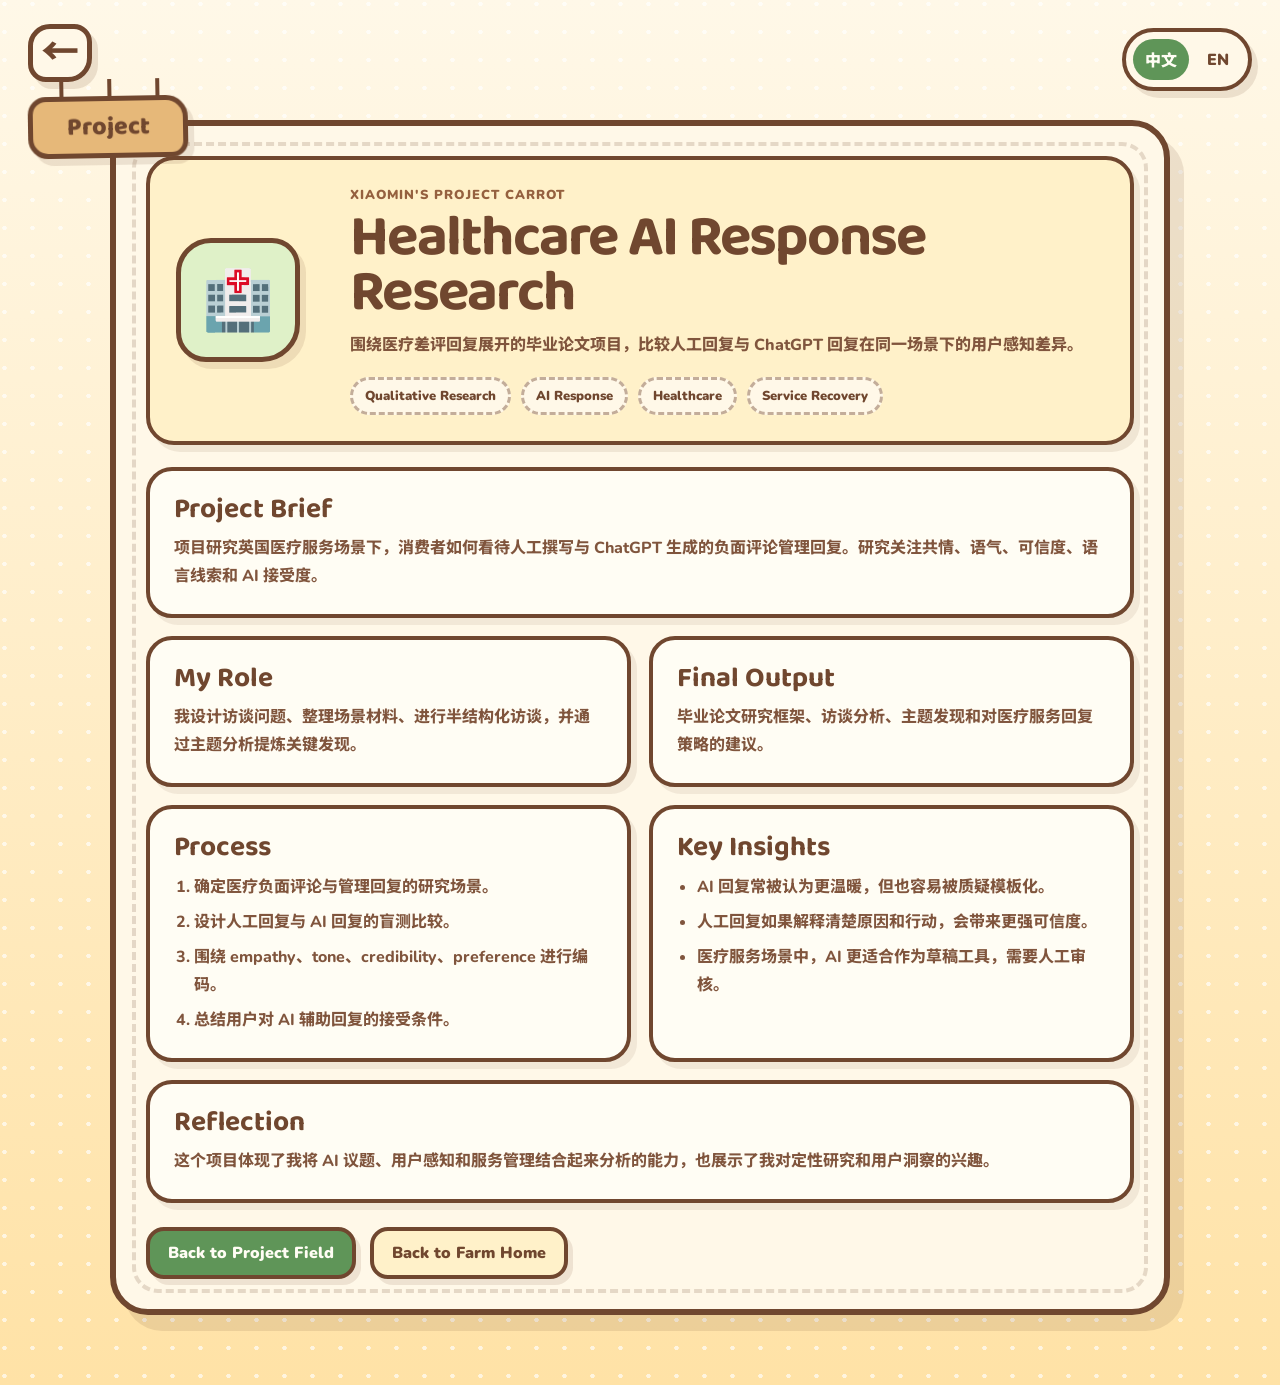
<file: project-healthcare.html>
<!DOCTYPE html>
<html lang="zh-CN">
<head>
  <meta charset="UTF-8" />
  <meta name="viewport" content="width=device-width, initial-scale=1.0" />
  <title>Healthcare AI Response Research · Xiaomin's Portfolio</title>
  <meta name="description" content="Healthcare AI response research project detail page." />
  <link rel="preconnect" href="https://fonts.googleapis.com">
  <link rel="preconnect" href="https://fonts.gstatic.com" crossorigin>
  <link href="https://fonts.googleapis.com/css2?family=Baloo+2:wght@600;700;800&family=Nunito:wght@600;700;800;900;1000&family=Noto+Sans+SC:wght@500;700;900&display=swap" rel="stylesheet">
  <link rel="stylesheet" href="style.css" />
</head>

<body class="project-detail-page">
  <div class="global-lang-toggle" aria-label="Language switcher">
    <button class="global-lang-btn active" type="button" data-lang="zh" data-i18n-site="lang.zh">中文</button>
    <button class="global-lang-btn" type="button" data-lang="en" data-i18n-site="lang.en">EN</button>
  </div>

  <main class="project-detail-main">
    <a class="cartoon-back" href="project-farm.html" aria-label="Back to project field">
      <span>←</span>
    </a>

    <div class="page-board project-board detail-board">
      <span data-i18n-site="health.board">Project</span>
    </div>

    <section class="project-notebook">
      <header class="notebook-hero">
        <div class="project-sticker">🏥</div>
        <div>
          <p class="notebook-kicker" data-i18n-site="health.kicker">Xiaomin's Project Carrot</p>
          <h1 data-i18n-site="health.title">Healthcare AI Response Research</h1>
          <p data-i18n-site="health.subtitle">围绕医疗差评回复展开的毕业论文项目，比较人工回复与 ChatGPT 回复在同一场景下的用户感知差异。</p>
          <div class="notebook-tags">
            <span>Qualitative Research</span>
            <span>AI Response</span>
            <span>Healthcare</span>
            <span>Service Recovery</span>
          </div>
        </div>
      </header>

      <div class="notebook-grid">
        <article class="notebook-card wide">
          <h2 data-i18n-site="health.brief.title">Project Brief</h2>
          <p data-i18n-site="health.brief">项目研究英国医疗服务场景下，消费者如何看待人工撰写与 ChatGPT 生成的负面评论管理回复。研究关注共情、语气、可信度、语言线索和 AI 接受度。</p>
        </article>

        <article class="notebook-card">
          <h2 data-i18n-site="health.role.title">My Role</h2>
          <p data-i18n-site="health.role">我设计访谈问题、整理场景材料、进行半结构化访谈，并通过主题分析提炼关键发现。</p>
        </article>

        <article class="notebook-card">
          <h2 data-i18n-site="health.output.title">Final Output</h2>
          <p data-i18n-site="health.output">毕业论文研究框架、访谈分析、主题发现和对医疗服务回复策略的建议。</p>
        </article>

        <article class="notebook-card">
          <h2 data-i18n-site="health.process.title">Process</h2>
          <ol>
            <li data-i18n-site="health.process.1">确定医疗负面评论与管理回复的研究场景。</li>
            <li data-i18n-site="health.process.2">设计人工回复与 AI 回复的盲测比较。</li>
            <li data-i18n-site="health.process.3">围绕 empathy、tone、credibility、preference 进行编码。</li>
            <li data-i18n-site="health.process.4">总结用户对 AI 辅助回复的接受条件。</li>
          </ol>
        </article>

        <article class="notebook-card">
          <h2 data-i18n-site="health.insights.title">Key Insights</h2>
          <ul>
            <li data-i18n-site="health.insights.1">AI 回复常被认为更温暖，但也容易被质疑模板化。</li>
            <li data-i18n-site="health.insights.2">人工回复如果解释清楚原因和行动，会带来更强可信度。</li>
            <li data-i18n-site="health.insights.3">医疗服务场景中，AI 更适合作为草稿工具，需要人工审核。</li>
          </ul>
        </article>

        <article class="notebook-card wide">
          <h2 data-i18n-site="health.reflection.title">Reflection</h2>
          <p data-i18n-site="health.reflection">这个项目体现了我将 AI 议题、用户感知和服务管理结合起来分析的能力，也展示了我对定性研究和用户洞察的兴趣。</p>
        </article>
      </div>

      <div class="detail-actions">
        <a class="farm-btn primary" href="project-farm.html" data-i18n-site="health.back.field">Back to Project Field</a>
        <a class="farm-btn" href="index.html" data-i18n-site="health.back.home">Back to Farm Home</a>
      </div>
    </section>
  </main>

<script>
(function () {
  const siteTranslations = {
  "zh": {
    "lang.zh": "中文",
    "lang.en": "EN",
    "home.welcome.p": "Welcome to",
    "home.welcome.h1": "Xiaomin's Portfolio",
    "home.cottage.hover": "进入小屋 · About Me",
    "home.mailbox.hover": "Contact Mailbox",
    "home.resume": "📄 下载简历",
    "home.email": "✉️ 给我发邮件",
    "home.bunny.greeting": "Hi, I'm Xiaomin",
    "home.who.hover.title": "Who am I",
    "home.who.hover.text": "Quick intro about Xiaomin",
    "home.who.board.title": "Who am I",
    "home.who.board.sub": "Notice Board",
    "home.field.title": "Project Fields",
    "home.field.hover": "Enter Project Fields",
    "home.shed.title": "Skills Shed",
    "home.shed.hover.title": "Skills & Tools",
    "home.shed.hover.text": "Data · Research · AI · Design · Operations · Communication",
    "home.mapHint.1": "🖱️ 点击小屋门进入 About Me",
    "home.mapHint.2": "🌱 点击农田查看项目胡萝卜",
    "home.mapHint.3": "🧰 点击工具棚查看技能与工具",
    "home.who.title": "💻 我是谁 / Who I Am",
    "home.who.p1": "我是 Xiaomin，拥有 Finance 与 Business Analytics 的学习背景。我对数据洞察、用户需求、AI工具、品牌表达和网页设计很感兴趣。我喜欢把复杂的信息整理成清晰、有逻辑、也有视觉记忆点的内容。",
    "home.who.p2": "I enjoy using AI as a creative and analytical partner: from breaking down business problems, generating visual directions, structuring portfolio pages, to turning ideas into clean HTML/CSS outputs.",
    "home.tag.ba": "Business Analytics",
    "home.tag.ai": "AI-assisted Design",
    "home.tag.user": "User Insight",
    "home.tag.story": "Data Storytelling",
    "about.entering": "Entering the cottage...",
    "about.board": "About Me",
    "about.bookshelf.hover": "Hover / Click Core Strengths",
    "about.sticky.title": "Notes",
    "about.click.frame": "Click the frame",
    "about.click.computer": "Click the computer",
    "about.screen": "Hello!",
    "about.hint1": "💻 点击电脑：查看个人介绍",
    "about.hint2": "🖼️ 点击毕业照：查看毕业服兔兔",
    "about.popup.title": "💻 我的个人介绍",
    "about.step1.title": "背景经历",
    "about.step1.text": "我拥有金融与商业分析的学习背景，对数据、商业洞察、用户需求和新兴技术都很感兴趣。过去几年在英国的学习经历，让我逐渐形成了更开放的视角，也更习惯从不同文化和行业中观察问题。",
    "about.step2.title": "我的工作方式",
    "about.step2.text": "我喜欢把复杂的信息整理成清晰的结构，也享受从一个想法出发，把它变成可落地的方案。无论是做商业分析、品牌页面、AI 应用案例，还是研究一个新的行业，我都希望自己是真的理解背后的逻辑和价值。",
    "about.step3.title": "兴趣与观察",
    "about.step3.text": "在生活中，我喜欢旅行、阅读和拼图，也持续关注动漫、网文和内容行业。这些兴趣让我保持好奇心，也训练我观察人与故事、产品和市场之间关系的能力。",
    "about.core.title": "📚 核心优势 / Core Strengths",
    "about.core1.title": "商业分析",
    "about.core1.text": "能够将商业问题拆解为结构化分析，并形成清晰的建议。",
    "about.core2.title": "AI 应用",
    "about.core2.text": "长期使用 AI 工具进行创意构思、文案写作和视觉方向。",
    "about.core3.title": "用户洞察",
    "about.core3.text": "关注用户在真实服务场景中如何感知信任、共情、清晰度和价值。",
    "about.core4.title": "沟通表达",
    "about.core4.text": "能够把复杂概念转化为清楚、友好、有视觉叙事感的内容。",
    "about.grad.title": "🎓 Graduation Bunny",
    "about.grad.caption": "这张毕业照延续了网站里兔兔主角的风格，并把 University of Bristol 和 The University of Manchester 放进了同一个温暖的校园场景里。",
    "skills.board": "Skills",
    "skills.eyebrow": "Tool Shed · Skills & Tools",
    "skills.title": "技能与工具",
    "skills.lead": "这个页面像一个动森感工具棚：每一组技能都是一件工具，代表我在分析、研究、AI创作、内容设计、商业运营和沟通表达中的能力。",
    "skills.data.title": "数据分析",
    "skills.data.1": "R, Python, Excel, Microsoft Office",
    "skills.data.2": "Regression Analysis",
    "skills.data.3": "Marketing Analytics",
    "skills.research.title": "研究能力",
    "skills.research.1": "Qualitative Interviews",
    "skills.research.2": "Thematic Analysis",
    "skills.research.3": "User Insight",
    "skills.research.4": "Market Research",
    "skills.ai.title": "AI 与创作",
    "skills.ai.1": "ChatGPT",
    "skills.ai.2": "AI-assisted Writing",
    "skills.ai.3": "AI Image Editing",
    "skills.ai.4": "AI Website Generation",
    "skills.design.title": "内容与设计",
    "skills.design.1": "Canva",
    "skills.design.2": "PowerPoint",
    "skills.design.3": "Website Layout",
    "skills.business.title": "商业与运营",
    "skills.business.1": "Supplier Communication",
    "skills.business.2": "Marketing Analysis",
    "skills.business.3": "Operations Awareness",
    "skills.comm.title": "沟通表达",
    "skills.comm.1": "Writing Skills",
    "skills.comm.2": "Project Storytelling",
    "skills.comm.3": "Presentation Design",
    "skills.comm.4": "Cross-cultural Communication",
    "skills.note.title": "How I use these tools",
    "skills.note.text": "我更关注工具背后的应用场景：用数据理解问题，用研究发现需求，用 AI 提高表达效率，再用设计和沟通把复杂内容变成清晰、可展示、可落地的作品。",
    "pf.board": "Project Fields",
    "pf.sign.p": "Pick a carrot",
    "pf.sign.h1": "Each carrot grows one project",
    "pf.project.1.title": "猫主粮品类视觉策略设计项目",
    "pf.project.1.desc": "将价格带、目标人群、购买痛点和卖点优先级转化为 AI 辅助视觉方案。",
    "pf.project.2.title": "Healthcare AI Response Research",
    "pf.project.2.desc": "毕业论文项目：比较人工回复与 ChatGPT 回复在医疗差评中的感知差异。",
    "pf.project.3.title": "简谟生物品牌矩阵与宠物食品市场竞争分析项目",
    "pf.project.3.desc": "拆解简谟生物多品牌矩阵、诚实一口主品牌定位、竞品格局与信任风险。",
    "pf.project.4.title": "NGS 实验室流程仿真项目",
    "pf.project.4.desc": "使用离散事件仿真分析 NGS 实验室流程瓶颈，并测试周转时间优化方案。",
    "pf.corner": "<strong>Hover</strong> 看简介 · <strong>Click</strong> 进入详情页",
    "health.board": "Project",
    "health.kicker": "Xiaomin's Project Carrot",
    "health.title": "Healthcare AI Response Research",
    "health.subtitle": "围绕医疗差评回复展开的毕业论文项目，比较人工回复与 ChatGPT 回复在同一场景下的用户感知差异。",
    "health.brief.title": "Project Brief",
    "health.brief": "项目研究英国医疗服务场景下，消费者如何看待人工撰写与 ChatGPT 生成的负面评论管理回复。研究关注共情、语气、可信度、语言线索和 AI 接受度。",
    "health.role.title": "My Role",
    "health.role": "我设计访谈问题、整理场景材料、进行半结构化访谈，并通过主题分析提炼关键发现。",
    "health.output.title": "Final Output",
    "health.output": "毕业论文研究框架、访谈分析、主题发现和对医疗服务回复策略的建议。",
    "health.process.title": "Process",
    "health.process.1": "确定医疗负面评论与管理回复的研究场景。",
    "health.process.2": "设计人工回复与 AI 回复的盲测比较。",
    "health.process.3": "围绕 empathy、tone、credibility、preference 进行编码。",
    "health.process.4": "总结用户对 AI 辅助回复的接受条件。",
    "health.insights.title": "Key Insights",
    "health.insights.1": "AI 回复常被认为更温暖，但也容易被质疑模板化。",
    "health.insights.2": "人工回复如果解释清楚原因和行动，会带来更强可信度。",
    "health.insights.3": "医疗服务场景中，AI 更适合作为草稿工具，需要人工审核。",
    "health.reflection.title": "Reflection",
    "health.reflection": "这个项目体现了我将 AI 议题、用户感知和服务管理结合起来分析的能力，也展示了我对定性研究和用户洞察的兴趣。",
    "health.back.field": "Back to Project Field",
    "health.back.home": "Back to Farm Home"
  },
  "en": {
    "lang.zh": "中文",
    "lang.en": "EN",
    "home.welcome.p": "Welcome to",
    "home.welcome.h1": "Xiaomin's Portfolio",
    "home.cottage.hover": "Enter the cottage · About Me",
    "home.mailbox.hover": "Contact Mailbox",
    "home.resume": "📄 Download Resume",
    "home.email": "✉️ Email Me",
    "home.bunny.greeting": "Hi, I'm Xiaomin",
    "home.who.hover.title": "Who am I",
    "home.who.hover.text": "Quick intro about Xiaomin",
    "home.who.board.title": "Who am I",
    "home.who.board.sub": "Notice Board",
    "home.field.title": "Project Fields",
    "home.field.hover": "Enter Project Fields",
    "home.shed.title": "Skills Shed",
    "home.shed.hover.title": "Skills & Tools",
    "home.shed.hover.text": "Data · Research · AI · Design · Operations · Communication",
    "home.mapHint.1": "🖱️ Click the cottage door to enter About Me",
    "home.mapHint.2": "🌱 Click the field to view project carrots",
    "home.mapHint.3": "🧰 Click the shed to view skills & tools",
    "home.who.title": "💻 Who I Am",
    "home.who.p1": "I am Xiaomin, with an academic background in Finance and Business Analytics. I am interested in data insight, user needs, AI tools, brand expression and web design. I enjoy turning complex information into clear, logical and visually memorable content.",
    "home.who.p2": "I enjoy using AI as a creative and analytical partner: from breaking down business problems, generating visual directions, structuring portfolio pages, to turning ideas into clean HTML/CSS outputs.",
    "home.tag.ba": "Business Analytics",
    "home.tag.ai": "AI-assisted Design",
    "home.tag.user": "User Insight",
    "home.tag.story": "Data Storytelling",
    "about.entering": "Entering the cottage...",
    "about.board": "About Me",
    "about.bookshelf.hover": "Hover / Click Core Strengths",
    "about.sticky.title": "Notes",
    "about.click.frame": "Click the frame",
    "about.click.computer": "Click the computer",
    "about.screen": "Hello!",
    "about.hint1": "💻 Click the computer: personal introduction",
    "about.hint2": "🖼️ Click the graduation photo: graduation bunny",
    "about.popup.title": "💻 Personal Introduction",
    "about.step1.title": "Background",
    "about.step1.text": "I have a background in Finance and Business Analytics, and I am interested in data, business insight, user needs and emerging technologies. My years of study in the UK helped me develop a more open perspective and become more used to observing problems across different cultures and industries.",
    "about.step2.title": "How I Work",
    "about.step2.text": "I like organizing complex information into clear structures, and I enjoy turning an idea into a practical solution. Whether I am working on business analysis, brand pages, AI application cases or researching a new industry, I want to truly understand the logic and value behind it.",
    "about.step3.title": "Interests & Observation",
    "about.step3.text": "In daily life, I enjoy travelling, reading and puzzles, and I also follow anime, web novels and content industries. These interests keep me curious and train my ability to observe relationships between people, stories, products and markets.",
    "about.core.title": "📚 Core Strengths",
    "about.core1.title": "Business Analysis",
    "about.core1.text": "Able to break business problems into structured analysis and clear recommendations.",
    "about.core2.title": "AI Application",
    "about.core2.text": "Long-term use of AI tools for creative thinking, copywriting and visual direction.",
    "about.core3.title": "User Insight",
    "about.core3.text": "Focused on how users perceive trust, empathy, clarity and value in real service scenarios.",
    "about.core4.title": "Communication",
    "about.core4.text": "Able to turn complex concepts into clear, friendly and visually narrative content.",
    "about.grad.title": "🎓 Graduation Bunny",
    "about.grad.caption": "This graduation photo keeps the same bunny character style as the website and places both the University of Bristol and The University of Manchester in one warm campus scene.",
    "skills.board": "Skills",
    "skills.eyebrow": "Tool Shed · Skills & Tools",
    "skills.title": "Skills & Tools",
    "skills.lead": "This page works like a cozy tool shed: each skill group is a tool that represents my abilities in analysis, research, AI creation, content design, business operations and communication.",
    "skills.data.title": "Data Analysis",
    "skills.data.1": "R, Python, Excel, Microsoft Office",
    "skills.data.2": "Regression Analysis",
    "skills.data.3": "Marketing Analytics",
    "skills.research.title": "Research Skills",
    "skills.research.1": "Qualitative Interviews",
    "skills.research.2": "Thematic Analysis",
    "skills.research.3": "User Insight",
    "skills.research.4": "Market Research",
    "skills.ai.title": "AI & Creation",
    "skills.ai.1": "ChatGPT",
    "skills.ai.2": "AI-assisted Writing",
    "skills.ai.3": "AI Image Editing",
    "skills.ai.4": "AI Website Generation",
    "skills.design.title": "Content & Design",
    "skills.design.1": "Canva",
    "skills.design.2": "PowerPoint",
    "skills.design.3": "Website Layout",
    "skills.business.title": "Business & Operations",
    "skills.business.1": "Supplier Communication",
    "skills.business.2": "Marketing Analysis",
    "skills.business.3": "Operations Awareness",
    "skills.comm.title": "Communication",
    "skills.comm.1": "Writing Skills",
    "skills.comm.2": "Project Storytelling",
    "skills.comm.3": "Presentation Design",
    "skills.comm.4": "Cross-cultural Communication",
    "skills.note.title": "How I use these tools",
    "skills.note.text": "I care more about how tools are used in real scenarios: using data to understand problems, research to discover needs, AI to improve expression efficiency, and design plus communication to turn complex content into clear, presentable and practical work.",
    "pf.board": "Project Fields",
    "pf.sign.p": "Pick a carrot",
    "pf.sign.h1": "Each carrot grows one project",
    "pf.project.1.title": "Cat Food Visual Strategy",
    "pf.project.1.desc": "Translating price tiers, target users, purchase concerns and selling-point priorities into AI-assisted visual concepts.",
    "pf.project.2.title": "Healthcare AI Response Research",
    "pf.project.2.desc": "A dissertation project comparing human-written and ChatGPT-generated responses to negative healthcare reviews.",
    "pf.project.3.title": "Jianmo Bio Brand Matrix & Pet Food Market Analysis",
    "pf.project.3.desc": "Analyzing Jianmo Bio’s multi-brand portfolio, Honest Bite’s core positioning, competitors and trust risks.",
    "pf.project.4.title": "NGS Laboratory Workflow Simulation",
    "pf.project.4.desc": "Using discrete-event simulation to identify bottlenecks in an NGS laboratory workflow and test turnaround-time improvements.",
    "pf.corner": "<strong>Hover</strong> for preview · <strong>Click</strong> for details",
    "health.board": "Project",
    "health.kicker": "Xiaomin's Project Carrot",
    "health.title": "Healthcare AI Response Research",
    "health.subtitle": "A dissertation project comparing how people perceive human-written and ChatGPT-generated responses to negative healthcare reviews.",
    "health.brief.title": "Project Brief",
    "health.brief": "This project studies how consumers perceive human-written and ChatGPT-generated managerial responses to negative online reviews in UK healthcare. It focuses on empathy, tone, credibility, language cues and acceptance of AI use.",
    "health.role.title": "My Role",
    "health.role": "I designed interview questions, prepared response scenarios, conducted semi-structured interviews and used thematic analysis to develop key findings.",
    "health.output.title": "Final Output",
    "health.output": "A dissertation research framework, interview analysis, thematic findings and practical recommendations for healthcare service recovery responses.",
    "health.process.title": "Process",
    "health.process.1": "Defined the healthcare negative-review and managerial-response scenario.",
    "health.process.2": "Designed a blind comparison between human-written and AI-generated responses.",
    "health.process.3": "Coded themes around empathy, tone, credibility and preference.",
    "health.process.4": "Summarized the conditions under which users accept AI-assisted responses.",
    "health.insights.title": "Key Insights",
    "health.insights.1": "AI responses were often perceived as warmer, but could also feel templated.",
    "health.insights.2": "Human responses gained credibility when they explained reasons and concrete actions clearly.",
    "health.insights.3": "In healthcare service recovery, AI is more suitable as a drafting tool with human review.",
    "health.reflection.title": "Reflection",
    "health.reflection": "This project demonstrates my ability to connect AI, user perception and service management, while also showing my interest in qualitative research and user insight.",
    "health.back.field": "Back to Project Field",
    "health.back.home": "Back to Farm Home"
  }
};

  function translateByAttr(selector, lang, dictionary) {
    if (!dictionary || !dictionary[lang]) return;
    document.querySelectorAll(selector).forEach((el) => {
      const key = el.getAttribute(selector.slice(1, -1).split('=')[0]);
      if (key && Object.prototype.hasOwnProperty.call(dictionary[lang], key)) {
        el.innerHTML = dictionary[lang][key];
      }
    });
  }

  function setActiveButtons(lang) {
    document.querySelectorAll('.global-lang-btn, .cat-lang-btn, .case-lang-btn').forEach((btn) => {
      btn.classList.toggle('active', btn.dataset.lang === lang);
    });
  }

  window.setPortfolioLanguage = function(lang) {
    lang = lang === 'en' ? 'en' : 'zh';
    document.documentElement.lang = lang === 'zh' ? 'zh-CN' : 'en';
    localStorage.setItem('portfolioLanguage', lang);

    // 1) Unified site-level translations added for all pages.
    document.querySelectorAll('[data-i18n-site]').forEach((el) => {
      const key = el.getAttribute('data-i18n-site');
      if (siteTranslations[lang] && siteTranslations[lang][key]) el.innerHTML = siteTranslations[lang][key];
    });

    // 2) Older global translations that already existed on earlier pages.
    try {
      if (typeof globalTranslations !== 'undefined' && globalTranslations[lang]) {
        document.querySelectorAll('[data-i18n-global]').forEach((el) => {
          const key = el.getAttribute('data-i18n-global');
          if (globalTranslations[lang][key]) el.innerHTML = globalTranslations[lang][key];
        });
      }
    } catch (e) {}

    // 3) Existing project-page translations, e.g. cat food / Jianmo / NGS pages.
    try {
      if (typeof translations !== 'undefined' && translations[lang]) {
        document.querySelectorAll('[data-i18n]').forEach((el) => {
          const key = el.getAttribute('data-i18n');
          if (translations[lang][key]) el.innerHTML = translations[lang][key];
        });
      }
    } catch (e) {}

    setActiveButtons(lang);
  };

  document.querySelectorAll('.global-lang-btn, .cat-lang-btn, .case-lang-btn').forEach((btn) => {
    btn.addEventListener('click', (event) => {
      event.preventDefault();
      window.setPortfolioLanguage(btn.dataset.lang);
    });
  });

  window.setPortfolioLanguage(localStorage.getItem('portfolioLanguage') || 'zh');
})();
</script>

</body>
</html>
</file>
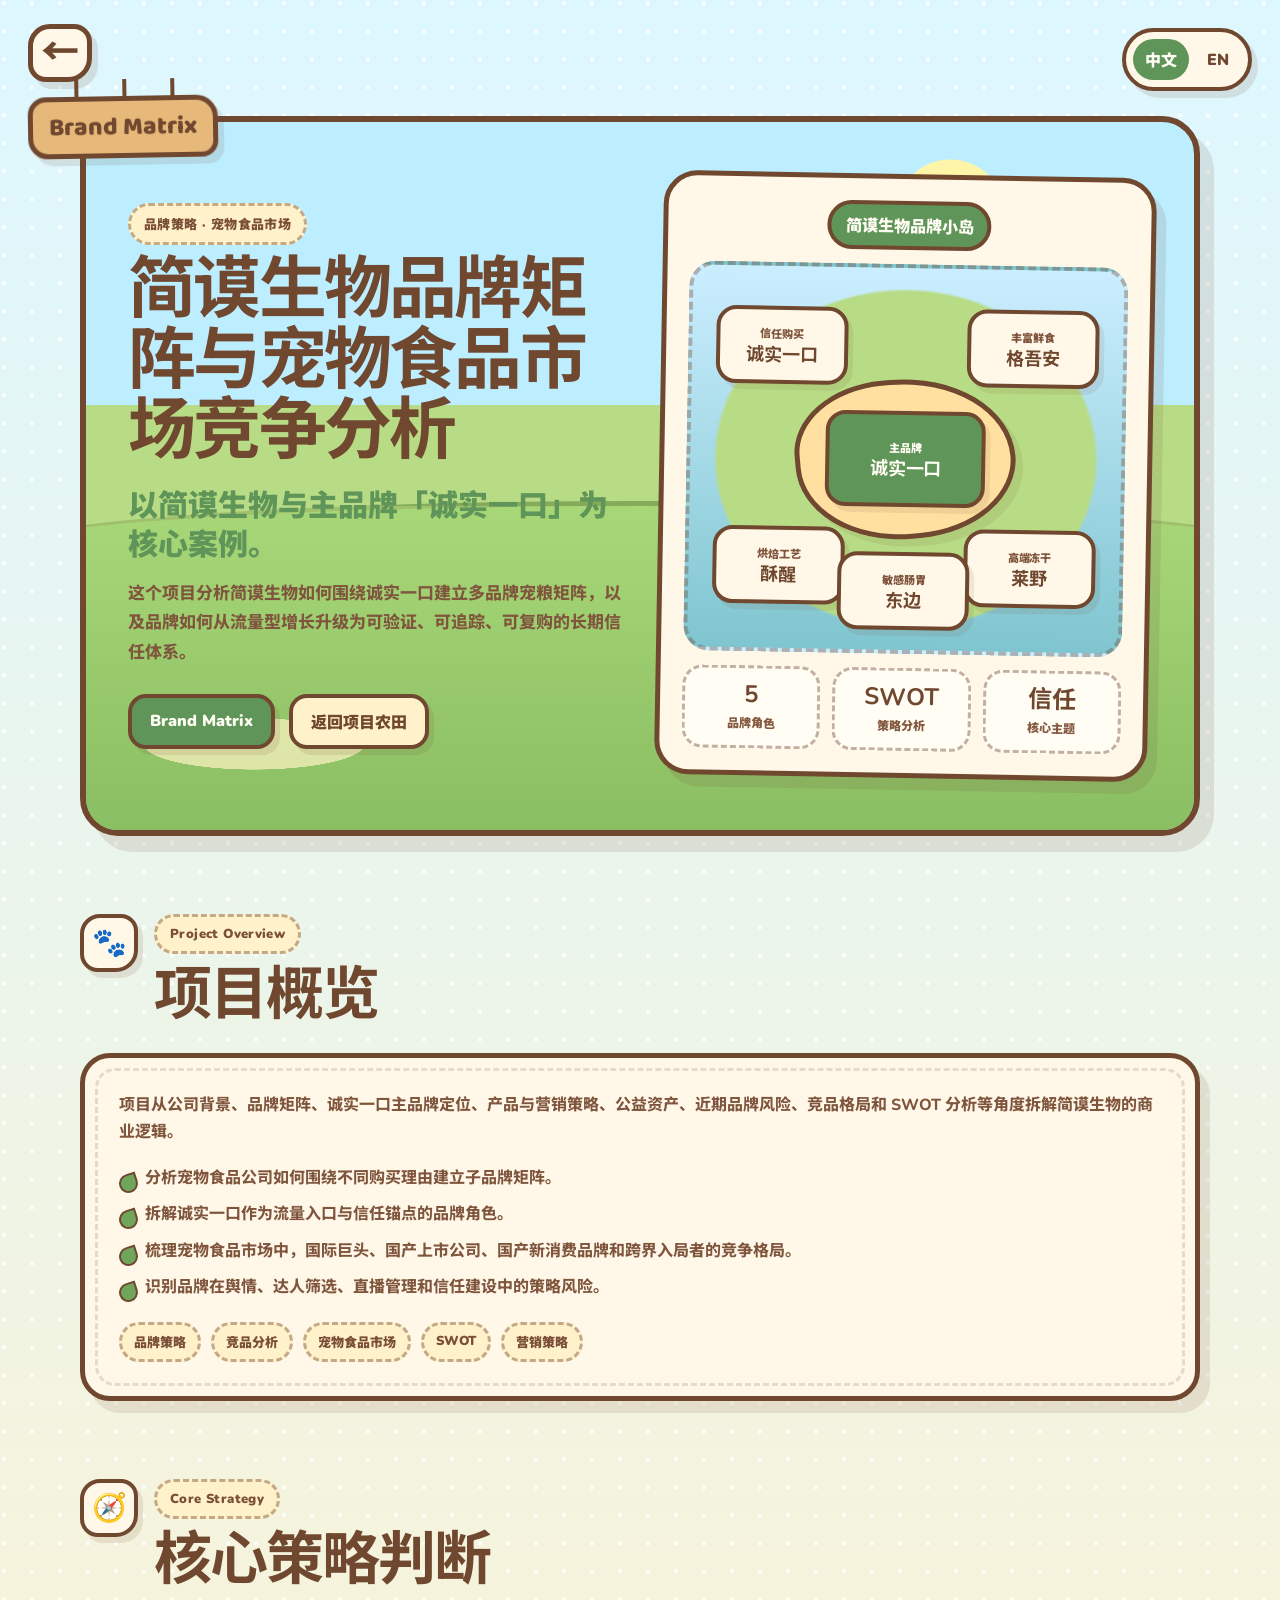
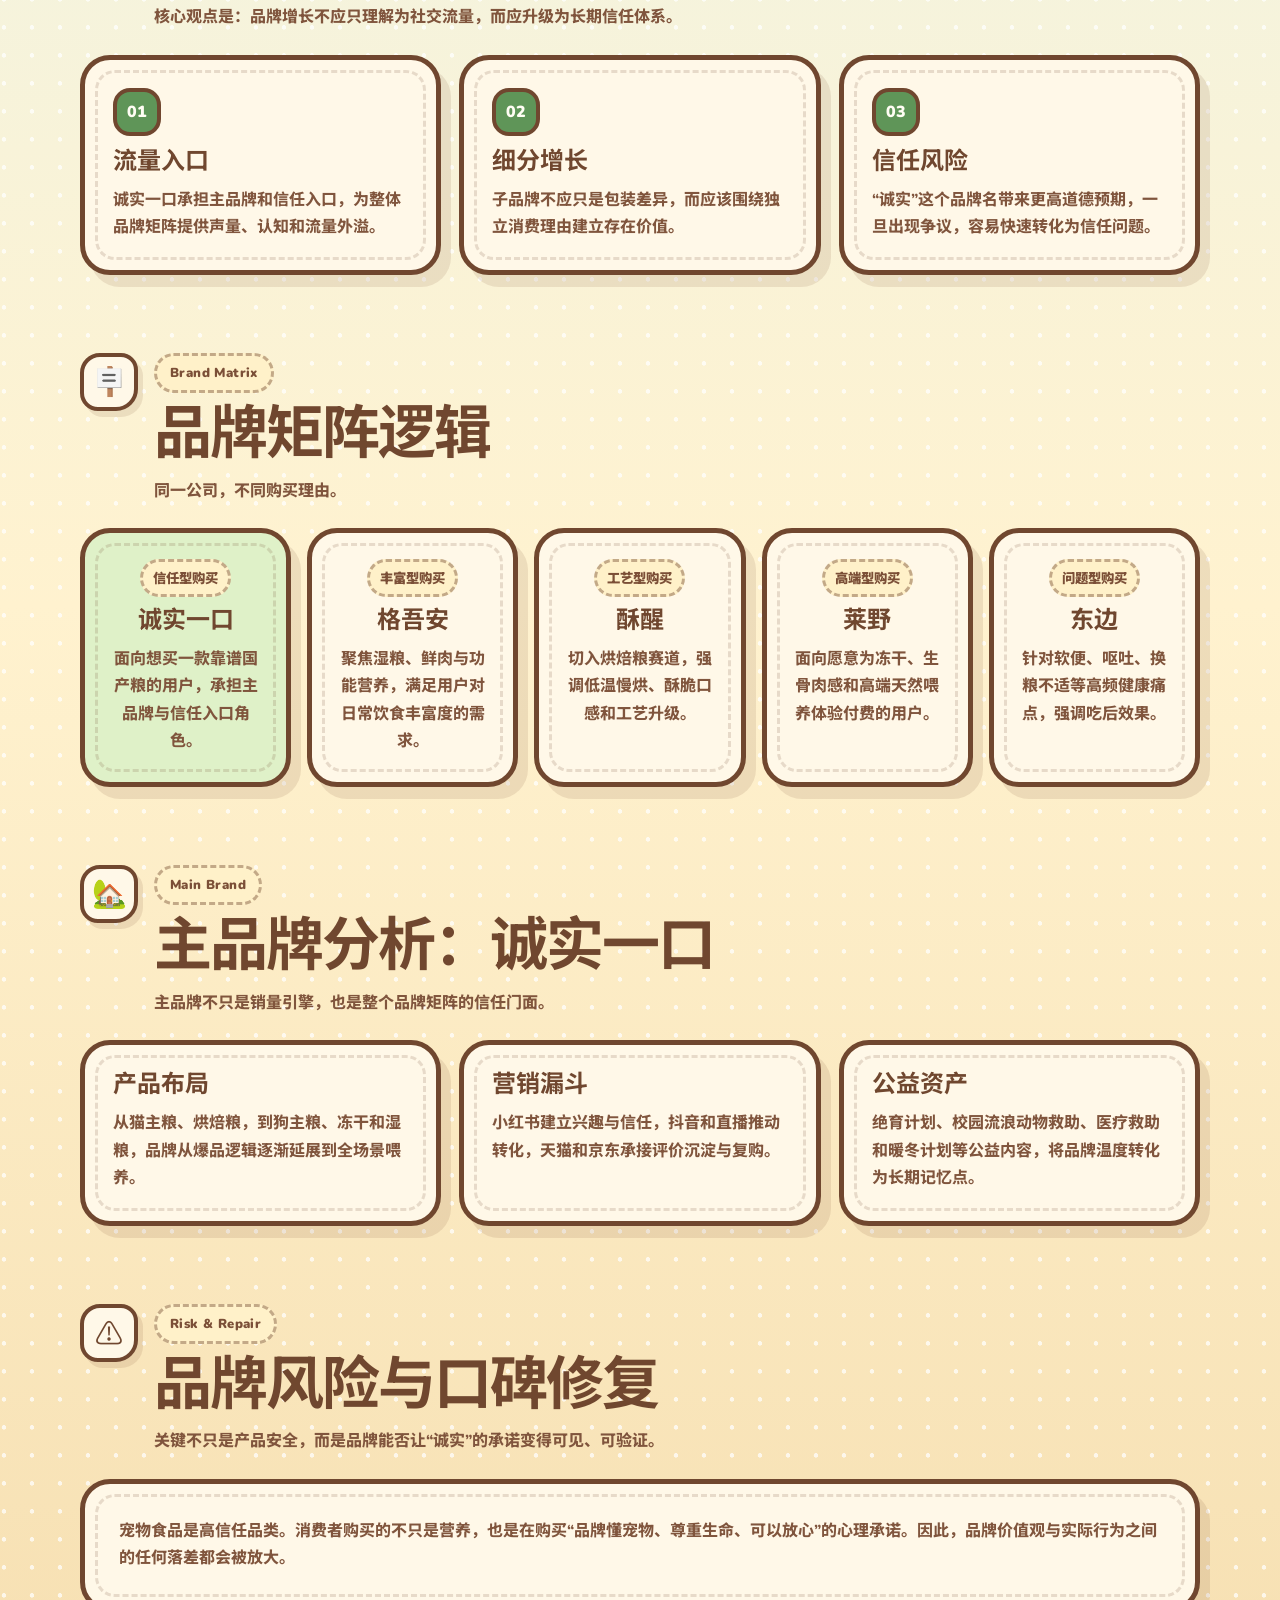
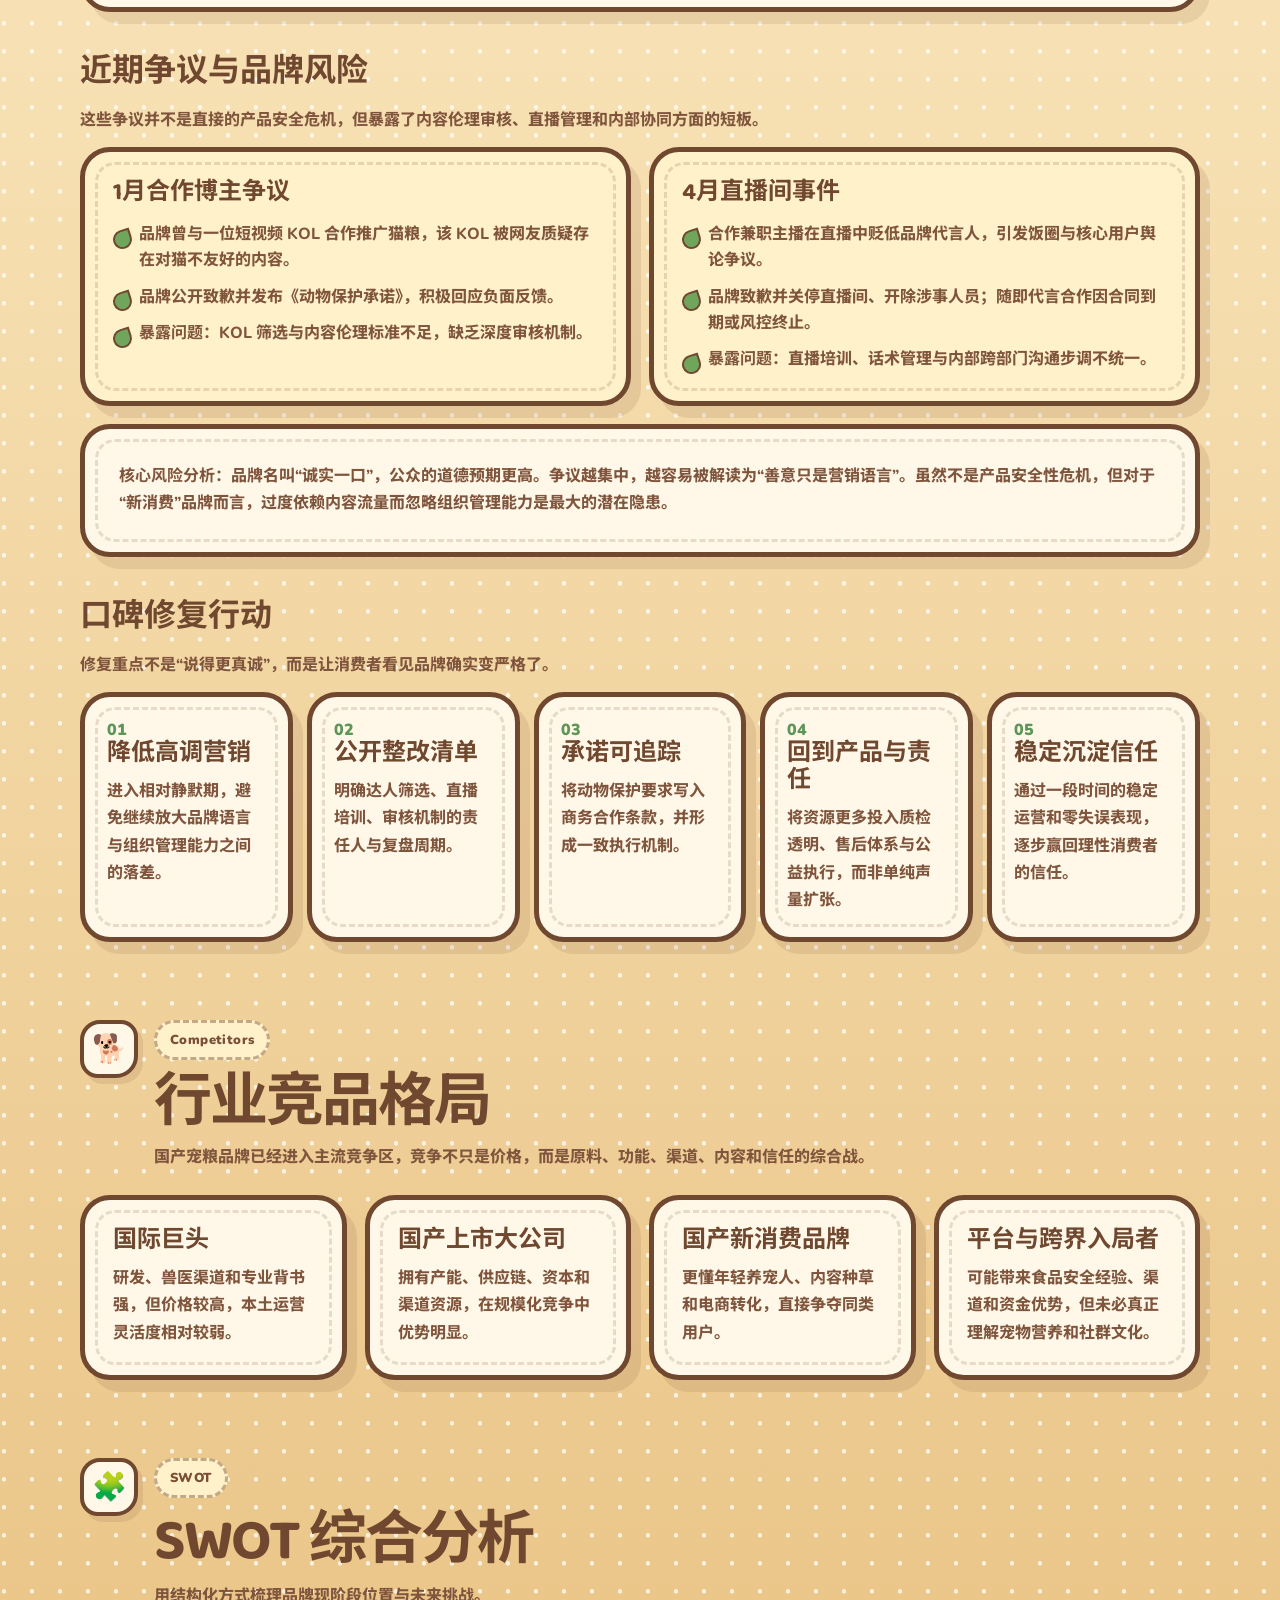
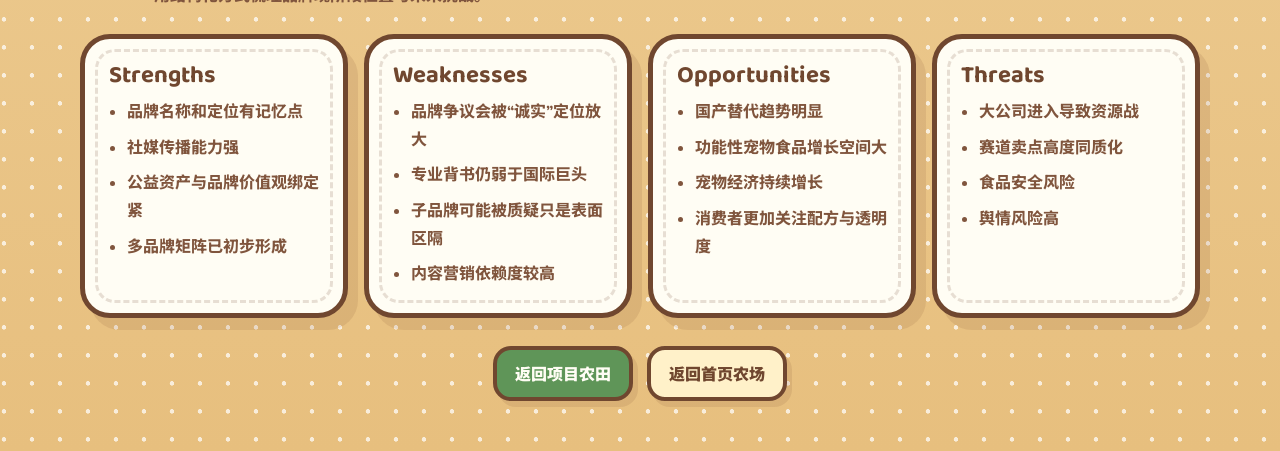
<file: project-jianmo.html>
<!DOCTYPE html>
<html lang="zh-CN">
<head>
  <meta charset="UTF-8" />
  <meta name="viewport" content="width=device-width, initial-scale=1.0" />
  <title>简谟生物品牌矩阵与宠物食品市场竞争分析项目 · Xiaomin's Portfolio</title>
  <meta name="description" content="简谟生物品牌矩阵与宠物食品市场竞争分析项目，动森风格作品集页面。" />
  <link rel="preconnect" href="https://fonts.googleapis.com">
  <link rel="preconnect" href="https://fonts.gstatic.com" crossorigin>
  <link href="https://fonts.googleapis.com/css2?family=Baloo+2:wght@600;700;800&family=Nunito:wght@600;700;800;900;1000&family=Noto+Sans+SC:wght@500;700;900&display=swap" rel="stylesheet">
  <link rel="stylesheet" href="style.css" />
</head>

<body class="forest-case-page jianmo-case-page">
  <main class="forest-case-main" id="top">
    <a class="cartoon-back" href="project-farm.html" aria-label="Back to project field"><span>←</span></a>

    <div class="page-board project-board forest-page-board">
      <span data-i18n="board.title">Brand Matrix</span>
    </div>

    <div class="case-lang-toggle" aria-label="Language switcher">
      <button class="case-lang-btn active" type="button" data-lang="zh">中文</button>
      <button class="case-lang-btn" type="button" data-lang="en">EN</button>
    </div>

    <section class="forest-hero brand-hero">
      <div class="forest-hero-copy">
        <p class="farm-eyebrow" data-i18n="hero.eyebrow">品牌策略 · 宠物食品市场</p>
        <h1 data-i18n="hero.title">简谟生物品牌矩阵与宠物食品市场竞争分析</h1>
        <p class="forest-subtitle" data-i18n="hero.subtitle">以简谟生物与主品牌「诚实一口」为核心案例。</p>
        <p class="forest-text" data-i18n="hero.text">这个项目分析简谟生物如何围绕诚实一口建立多品牌宠粮矩阵，以及公司如何从流量驱动增长走向可验证的长期信任体系。</p>
        <div class="forest-actions">
          <a class="farm-btn primary" href="#matrix" data-i18n="section.matrix">Brand Matrix</a>
          <a class="farm-btn" href="project-farm.html" data-i18n="buttons.backField">返回项目农田</a>
        </div>
      </div>

      <aside class="brand-island-card" aria-label="Brand portfolio map">
        <div class="island-title" data-i18n="visual.mapTitle">简谟生物品牌小岛</div>
        <div class="brand-island-map">
          <div class="island-node core"><span data-i18n="visual.core">Core Brand</span><strong data-i18n="visual.honest">Honest Bite</strong></div>
          <div class="island-node n1"><span data-i18n="visual.reason1">Trust</span><strong>诚实一口</strong></div>
          <div class="island-node n2"><span data-i18n="visual.reason2">Fresh Wet Food</span><strong>格吾安</strong></div>
          <div class="island-node n3"><span data-i18n="visual.reason3">Baking Process</span><strong>酥醒</strong></div>
          <div class="island-node n4"><span data-i18n="visual.reason4">Premium Freeze-dried</span><strong>莱野</strong></div>
          <div class="island-node n5"><span data-i18n="visual.reason5">Sensitive Digestion</span><strong>东边</strong></div>
        </div>
        <div class="forest-kpis">
          <div><strong data-i18n="hero.kpi1.num">5</strong><span data-i18n="hero.kpi1.text">品牌角色</span></div>
          <div><strong data-i18n="hero.kpi2.num">SWOT</strong><span data-i18n="hero.kpi2.text">策略分析</span></div>
          <div><strong data-i18n="hero.kpi3.num">Trust</strong><span data-i18n="hero.kpi3.text">核心主题</span></div>
        </div>
      </aside>
    </section>

    <section class="forest-section" id="overview">
      <div class="forest-section-title">
        <span class="cat-icon-sign">🐾</span>
        <div><p class="farm-eyebrow" data-i18n="section.overview">Project Overview</p><h2 data-i18n="overview.title">Project Overview</h2></div>
      </div>
      <div class="forest-paper-card">
        <p data-i18n="overview.text"></p>
        <ul class="leaf-list">
          <li data-i18n="overview.li1"></li>
          <li data-i18n="overview.li2"></li>
          <li data-i18n="overview.li3"></li>
          <li data-i18n="overview.li4"></li>
        </ul>
        <div class="cat-tags">
          <span data-i18n="tag.brand">Brand Strategy</span>
          <span data-i18n="tag.competitor">Competitor Analysis</span>
          <span data-i18n="tag.pet">Pet Food Market</span>
          <span>SWOT</span>
          <span data-i18n="tag.marketing">Marketing Strategy</span>
        </div>
      </div>
    </section>

    <section class="forest-section" id="summary">
      <div class="forest-section-title">
        <span class="cat-icon-sign">🧭</span>
        <div><p class="farm-eyebrow" data-i18n="section.strategy">Core Strategy</p><h2 data-i18n="summary.title">Core Strategic View</h2><p class="forest-section-desc" data-i18n="summary.desc"></p></div>
      </div>
      <div class="forest-card-grid three">
        <article class="forest-mini-card"><span>01</span><h3 data-i18n="summary.s1.title"></h3><p data-i18n="summary.s1.text"></p></article>
        <article class="forest-mini-card"><span>02</span><h3 data-i18n="summary.s2.title"></h3><p data-i18n="summary.s2.text"></p></article>
        <article class="forest-mini-card"><span>03</span><h3 data-i18n="summary.s3.title"></h3><p data-i18n="summary.s3.text"></p></article>
      </div>
    </section>

    <section class="forest-section" id="matrix">
      <div class="forest-section-title">
        <span class="cat-icon-sign">🪧</span>
        <div><p class="farm-eyebrow" data-i18n="section.matrix">Brand Matrix</p><h2 data-i18n="matrix.title">Brand Matrix Logic</h2><p class="forest-section-desc" data-i18n="matrix.desc"></p></div>
      </div>
      <div class="brand-matrix-cards">
        <article class="brand-matrix-card main"><small data-i18n="matrix.m1.label"></small><h3 data-i18n="matrix.m1.title">诚实一口</h3><p data-i18n="matrix.m1.text"></p></article>
        <article class="brand-matrix-card"><small data-i18n="matrix.m2.label"></small><h3 data-i18n="matrix.m2.title">格吾安</h3><p data-i18n="matrix.m2.text"></p></article>
        <article class="brand-matrix-card"><small data-i18n="matrix.m3.label"></small><h3 data-i18n="matrix.m3.title">酥醒</h3><p data-i18n="matrix.m3.text"></p></article>
        <article class="brand-matrix-card"><small data-i18n="matrix.m4.label"></small><h3 data-i18n="matrix.m4.title">莱野</h3><p data-i18n="matrix.m4.text"></p></article>
        <article class="brand-matrix-card"><small data-i18n="matrix.m5.label"></small><h3 data-i18n="matrix.m5.title">东边</h3><p data-i18n="matrix.m5.text"></p></article>
      </div>
    </section>

    <section class="forest-section" id="honest-bite">
      <div class="forest-section-title">
        <span class="cat-icon-sign">🏡</span>
        <div><p class="farm-eyebrow" data-i18n="section.honest">Main Brand</p><h2 data-i18n="honest.title"></h2><p class="forest-section-desc" data-i18n="honest.desc"></p></div>
      </div>
      <div class="forest-card-grid three">
        <article class="forest-mini-card"><h3 data-i18n="honest.c1.title"></h3><p data-i18n="honest.c1.text"></p></article>
        <article class="forest-mini-card"><h3 data-i18n="honest.c2.title"></h3><p data-i18n="honest.c2.text"></p></article>
        <article class="forest-mini-card"><h3 data-i18n="honest.c3.title"></h3><p data-i18n="honest.c3.text"></p></article>
      </div>
    </section>

    <section class="forest-section" id="risk">
      <div class="forest-section-title">
        <span class="cat-icon-sign">⚠️</span>
        <div><p class="farm-eyebrow" data-i18n="section.risk">Risk & Repair</p><h2 data-i18n="risk.title"></h2><p class="forest-section-desc" data-i18n="risk.desc"></p></div>
      </div>
      <div class="forest-paper-card"><p data-i18n="risk.text"></p></div>

      <div class="forest-subtitle-block">
        <h3 data-i18n="risk.controversyTitle"></h3>
        <p data-i18n="risk.controversyDesc"></p>
      </div>

      <div class="forest-card-grid two">
        <article class="forest-mini-card warning"><h3 data-i18n="risk.dispute1.title"></h3><ul class="leaf-list compact"><li data-i18n="risk.dispute1.li1"></li><li data-i18n="risk.dispute1.li2"></li><li data-i18n="risk.dispute1.li3"></li></ul></article>
        <article class="forest-mini-card warning"><h3 data-i18n="risk.dispute2.title"></h3><ul class="leaf-list compact"><li data-i18n="risk.dispute2.li1"></li><li data-i18n="risk.dispute2.li2"></li><li data-i18n="risk.dispute2.li3"></li></ul></article>
      </div>

      <div class="forest-paper-card small-gap"><p data-i18n="risk.summary"></p></div>

      <div class="forest-subtitle-block">
        <h3 data-i18n="repair.title"></h3>
        <p data-i18n="repair.desc"></p>
      </div>

      <div class="repair-path-grid">
        <article><span>01</span><h3 data-i18n="repair.r1.title"></h3><p data-i18n="repair.r1.text"></p></article>
        <article><span>02</span><h3 data-i18n="repair.r2.title"></h3><p data-i18n="repair.r2.text"></p></article>
        <article><span>03</span><h3 data-i18n="repair.r3.title"></h3><p data-i18n="repair.r3.text"></p></article>
        <article><span>04</span><h3 data-i18n="repair.r4.title"></h3><p data-i18n="repair.r4.text"></p></article>
        <article><span>05</span><h3 data-i18n="repair.r5.title"></h3><p data-i18n="repair.r5.text"></p></article>
      </div>
    </section>

    <section class="forest-section" id="competitors">
      <div class="forest-section-title">
        <span class="cat-icon-sign">🐕</span>
        <div><p class="farm-eyebrow" data-i18n="section.competitors">Competitors</p><h2 data-i18n="competitors.title"></h2><p class="forest-section-desc" data-i18n="competitors.desc"></p></div>
      </div>
      <div class="forest-card-grid four">
        <article class="forest-mini-card"><h3 data-i18n="competitors.c1.title"></h3><p data-i18n="competitors.c1.text"></p></article>
        <article class="forest-mini-card"><h3 data-i18n="competitors.c2.title"></h3><p data-i18n="competitors.c2.text"></p></article>
        <article class="forest-mini-card"><h3 data-i18n="competitors.c3.title"></h3><p data-i18n="competitors.c3.text"></p></article>
        <article class="forest-mini-card"><h3 data-i18n="competitors.c4.title"></h3><p data-i18n="competitors.c4.text"></p></article>
      </div>
    </section>

    <section class="forest-section" id="swot">
      <div class="forest-section-title">
        <span class="cat-icon-sign">🧩</span>
        <div><p class="farm-eyebrow" data-i18n="section.swot">SWOT</p><h2 data-i18n="swot.title"></h2><p class="forest-section-desc" data-i18n="swot.desc"></p></div>
      </div>
      <div class="swot-wood-grid">
        <article><h3 data-i18n="swot.strengths">Strengths</h3><ul><li data-i18n="swot.s.li1"></li><li data-i18n="swot.s.li2"></li><li data-i18n="swot.s.li3"></li><li data-i18n="swot.s.li4"></li></ul></article>
        <article><h3 data-i18n="swot.weaknesses">Weaknesses</h3><ul><li data-i18n="swot.w.li1"></li><li data-i18n="swot.w.li2"></li><li data-i18n="swot.w.li3"></li><li data-i18n="swot.w.li4"></li></ul></article>
        <article><h3 data-i18n="swot.opportunities">Opportunities</h3><ul><li data-i18n="swot.o.li1"></li><li data-i18n="swot.o.li2"></li><li data-i18n="swot.o.li3"></li><li data-i18n="swot.o.li4"></li></ul></article>
        <article><h3 data-i18n="swot.threats">Threats</h3><ul><li data-i18n="swot.t.li1"></li><li data-i18n="swot.t.li2"></li><li data-i18n="swot.t.li3"></li><li data-i18n="swot.t.li4"></li></ul></article>
      </div>
      <div class="forest-actions bottom-actions">
        <a class="farm-btn primary" href="project-farm.html" data-i18n="buttons.backField">返回项目农田</a>
        <a class="farm-btn" href="index.html" data-i18n="buttons.backHome">返回首页农场</a>
      </div>
    </section>
  </main>

  <script>
    const translations = {
      "en": {
            "nav.about": "About",
            "nav.projects": "Projects",
            "nav.skills": "Skills",
            "nav.contact": "Contact",
            "hero.eyebrow": "Brand Strategy · Pet Food Market",
            "hero.title": "Brand Portfolio & Pet Food Market Analysis",
            "hero.subtitle": "A strategic case study of Jianmo Bio and Honest Bite.",
            "hero.text": "This project analyses how Jianmo Bio builds a multi-brand pet food portfolio around Honest Bite, and how the company can move from traffic-driven growth to a verifiable long-term trust system.",
            "hero.kpi1.num": "5",
            "hero.kpi1.text": "brand roles",
            "hero.kpi2.text": "strategy analysis",
            "hero.kpi3.num": "Trust",
            "hero.kpi3.text": "core theme",
            "visual.core": "Core Brand",
            "visual.honest": "Honest Bite",
            "visual.reason1": "Trust",
            "visual.reason2": "Fresh Wet Food",
            "visual.reason3": "Baking Process",
            "visual.reason4": "Premium Freeze-dried",
            "visual.reason5": "Sensitive Digestion",
            "buttons.view": "View Report PDF",
            "buttons.back": "Back to Projects",
            "overview.title": "Project Overview",
            "overview.text": "The project examines Jianmo Bio’s business logic through company background, brand portfolio, Honest Bite’s positioning, product and marketing strategy, public-welfare assets, recent brand risks, competitor landscape and SWOT analysis.",
            "overview.li1": "Analysed how a pet food company builds different sub-brands around different purchase reasons.",
            "overview.li2": "Explored Honest Bite as the traffic entrance and trust anchor of the portfolio.",
            "overview.li3": "Mapped the pet food market competition across international giants, domestic listed companies, new consumer brands and cross-industry entrants.",
            "overview.li4": "Identified strategic risks around public opinion, influencer screening, live-streaming management and trust-building.",
            "tag.brand": "Brand Strategy",
            "tag.competitor": "Competitor Analysis",
            "tag.pet": "Pet Food Market",
            "tag.marketing": "Marketing Strategy",
            "summary.title": "Core Strategic View",
            "summary.desc": "The key argument is that growth should not only be understood as social-media traffic, but as a shift toward a long-term trust system.",
            "summary.s1.title": "Traffic Entrance",
            "summary.s1.text": "Honest Bite functions as the main brand and trust entrance, helping the wider portfolio gain awareness and traffic spillover.",
            "summary.s2.title": "Segmented Growth",
            "summary.s2.text": "Sub-brands should not simply be packaging differences. Each one needs an independent consumer reason to exist.",
            "summary.s3.title": "Trust Risk",
            "summary.s3.text": "The name ‘Honest’ raises public moral expectations, so controversies can quickly become trust issues.",
            "matrix.title": "Brand Matrix Logic",
            "matrix.desc": "Same company, different purchase reasons.",
            "matrix.m1.label": "Trust-based Purchase",
            "matrix.m1.text": "For users who want a reliable domestic pet food brand with clear positioning and social trust.",
            "matrix.m2.label": "Richer Feeding",
            "matrix.m2.text": "Focuses on wet food, fresh meat and functional nutrition, meeting richer daily feeding needs.",
            "matrix.m3.label": "Process Upgrade",
            "matrix.m3.text": "Cuts into the baked food category, emphasising low-temperature baking and palatability.",
            "matrix.m4.label": "Premium Naturalness",
            "matrix.m4.text": "Targets users willing to pay for freeze-dried, raw-meat-inspired and high-end natural feeding.",
            "matrix.m5.label": "Problem-solving Purchase",
            "matrix.m5.text": "Addresses high-frequency health concerns such as soft stool, vomiting and food transition discomfort.",
            "honest.title": "Main Brand Analysis: Honest Bite",
            "honest.desc": "The main brand is not only a sales engine, but also the portfolio’s trust interface.",
            "honest.c1.title": "Product Portfolio",
            "honest.c1.text": "From cat staple food and baked food to dog food, freeze-dried products and wet food, the brand expands from hero SKUs to full feeding scenarios.",
            "honest.c2.title": "Marketing Funnel",
            "honest.c2.text": "Xiaohongshu builds interest and trust, Douyin and live-streaming drive conversion, while Tmall and JD accumulate reviews and repeat purchase.",
            "honest.c3.title": "Public-welfare Assets",
            "honest.c3.text": "Animal rescue, neutering plans, campus stray animal support and winter-aid initiatives help turn warmth into long-term brand memory.",
            "risk.title": "Brand Risk & Reputation Repair",
            "risk.desc": "The key issue is not only product safety, but whether the brand can make its promise of honesty visible and verifiable.",
            "risk.text": "Pet food is a high-trust category. Consumers are buying not only nutrition, but also the psychological promise that the brand understands pets, respects life and can be trusted. Therefore, any gap between brand values and actual behaviour can be amplified.",
            "risk.controversyTitle": "Recent Controversies",
            "risk.controversyDesc": "The recent controversies were not direct product safety crises, but they exposed weaknesses in content ethics review, live-streaming management and internal coordination.",
            "risk.dispute1.title": "January KOL Collaboration Controversy",
            "risk.dispute1.li1": "The brand once collaborated with a short-video KOL to promote cat food, but the KOL was later questioned by users for content considered unfriendly to cats.",
            "risk.dispute1.li2": "The brand publicly apologised and released an animal protection commitment to respond to negative feedback.",
            "risk.dispute1.li3": "<strong>Exposed issue:</strong> insufficient KOL screening, weak content ethics standards and lack of deeper review mechanisms.",
            "risk.dispute2.title": "April Live-streaming Incident",
            "risk.dispute2.li1": "A part-time live-streaming host made negative comments about the brand ambassador, triggering controversy among fandom communities and core users.",
            "risk.dispute2.li2": "The brand apologised, closed the live room and dismissed the related staff; the endorsement cooperation was later ended due to contract expiration or risk control.",
            "risk.dispute2.li3": "<strong>Exposed issue:</strong> inconsistent live-streaming training, script management and cross-department coordination.",
            "risk.summary": "<strong>Core risk analysis:</strong> because the brand name itself contains the promise of “honesty”, public moral expectations are higher. The more concentrated the controversies become, the easier they are to be interpreted as a gap between brand values and actual behaviour. Although this is not a product safety crisis, over-reliance on content traffic while neglecting organisational management capability is the biggest hidden risk for a new consumer brand.",
            "repair.title": "Reputation Repair Actions",
            "repair.desc": "The focus is not to sound more sincere, but to let consumers see that the brand has become stricter and more accountable.",
            "repair.r1.title": "Reduce High-profile Marketing",
            "repair.r1.text": "Enter a quieter period and avoid further widening the gap between brand language and management capability.",
            "repair.r2.title": "Publish a Rectification List",
            "repair.r2.text": "Clarify responsibilities, review cycles and standards for influencer screening and live-streaming management.",
            "repair.r3.title": "Make Commitments Traceable",
            "repair.r3.text": "Write animal-protection requirements into business collaboration terms and enforce them consistently.",
            "repair.r4.title": "Return to Product & Responsibility",
            "repair.r4.text": "Shift resources toward testing transparency, after-sales systems and public-welfare execution.",
            "repair.r5.title": "Rebuild Trust Slowly",
            "repair.r5.text": "Let reliable operations and zero-mistake performance gradually rebuild rational consumer trust.",
            "competitors.title": "Competitor Landscape",
            "competitors.desc": "Domestic pet food brands are entering the mainstream competitive zone, where the battle is about ingredients, function, channel, content and trust.",
            "competitors.c1.title": "International Giants",
            "competitors.c1.text": "Strong R&D, veterinary channels and professional endorsement, but with higher prices and less flexible local operations.",
            "competitors.c2.title": "Domestic Listed Companies",
            "competitors.c2.text": "Backed by manufacturing capacity, supply chains, capital and channel resources.",
            "competitors.c3.title": "Domestic New Consumer Brands",
            "competitors.c3.text": "Understand young pet owners, social-media seeding and e-commerce conversion.",
            "competitors.c4.title": "Platform & Cross-industry Entrants",
            "competitors.c4.text": "May bring food safety experience, channel resources and capital, but may lack pet nutrition and community understanding.",
            "swot.title": "SWOT Analysis",
            "swot.desc": "A structured view of the brand’s current position and future challenges.",
            "swot.s.li1": "Memorable brand name and positioning",
            "swot.s.li2": "Strong social-media communication",
            "swot.s.li3": "Public-welfare assets linked to brand values",
            "swot.s.li4": "Initial multi-brand portfolio already formed",
            "swot.w.li1": "Controversies amplified by the ‘honest’ positioning",
            "swot.w.li2": "Professional endorsement weaker than international giants",
            "swot.w.li3": "Sub-brands may be questioned as superficial differentiation",
            "swot.w.li4": "High dependency on content marketing",
            "swot.o.li1": "Domestic substitution trend",
            "swot.o.li2": "Growth of functional pet food",
            "swot.o.li3": "Continued pet economy expansion",
            "swot.o.li4": "Consumers care more about formula transparency",
            "swot.t.li1": "Resource competition from larger companies",
            "swot.t.li2": "High similarity of category selling points",
            "swot.t.li3": "Food safety concerns",
            "swot.t.li4": "Public opinion risk",
            "footer.text": "Portfolio website in progress.",
            "board.title": "Brand Matrix",
            "buttons.backField": "Back to Project Field",
            "buttons.backHome": "Back to Farm Home",
            "hero.kpi2.num": "SWOT",
            "section.overview": "Project Overview",
            "section.strategy": "Core Strategy",
            "section.matrix": "Brand Matrix",
            "section.honest": "Main Brand",
            "section.risk": "Risk & Repair",
            "section.competitors": "Competitors",
            "section.swot": "SWOT",
            "matrix.m1.title": "Honest Bite",
            "matrix.m2.title": "Gewuan",
            "matrix.m3.title": "Suxing",
            "matrix.m4.title": "Laiye",
            "matrix.m5.title": "Dongbian",
            "visual.mapTitle": "Jianmo Bio Brand Island",
            "visual.support": "Multi-brand role system",
            "swot.strengths": "Strengths",
            "swot.weaknesses": "Weaknesses",
            "swot.opportunities": "Opportunities",
            "swot.threats": "Threats"
      },
      "zh": {
            "nav.about": "关于我",
            "nav.projects": "作品集",
            "nav.skills": "技能",
            "nav.contact": "联系我",
            "hero.eyebrow": "品牌策略 · 宠物食品市场",
            "hero.title": "简谟生物品牌矩阵与宠物食品市场竞争分析",
            "hero.subtitle": "以简谟生物与主品牌「诚实一口」为核心案例。",
            "hero.text": "这个项目分析简谟生物如何围绕诚实一口建立多品牌宠粮矩阵，以及品牌如何从流量型增长升级为可验证、可追踪、可复购的长期信任体系。",
            "hero.kpi1.num": "5",
            "hero.kpi1.text": "品牌角色",
            "hero.kpi2.text": "策略分析",
            "hero.kpi3.num": "信任",
            "hero.kpi3.text": "核心主题",
            "visual.core": "主品牌",
            "visual.honest": "诚实一口",
            "visual.reason1": "信任购买",
            "visual.reason2": "丰富鲜食",
            "visual.reason3": "烘焙工艺",
            "visual.reason4": "高端冻干",
            "visual.reason5": "敏感肠胃",
            "buttons.view": "查看分析报告PDF",
            "buttons.back": "返回作品集",
            "overview.title": "项目概览",
            "overview.text": "项目从公司背景、品牌矩阵、诚实一口主品牌定位、产品与营销策略、公益资产、近期品牌风险、竞品格局和 SWOT 分析等角度拆解简谟生物的商业逻辑。",
            "overview.li1": "分析宠物食品公司如何围绕不同购买理由建立子品牌矩阵。",
            "overview.li2": "拆解诚实一口作为流量入口与信任锚点的品牌角色。",
            "overview.li3": "梳理宠物食品市场中，国际巨头、国产上市公司、国产新消费品牌和跨界入局者的竞争格局。",
            "overview.li4": "识别品牌在舆情、达人筛选、直播管理和信任建设中的策略风险。",
            "tag.brand": "品牌策略",
            "tag.competitor": "竞品分析",
            "tag.pet": "宠物食品市场",
            "tag.marketing": "营销策略",
            "summary.title": "核心策略判断",
            "summary.desc": "核心观点是：品牌增长不应只理解为社交流量，而应升级为长期信任体系。",
            "summary.s1.title": "流量入口",
            "summary.s1.text": "诚实一口承担主品牌和信任入口，为整体品牌矩阵提供声量、认知和流量外溢。",
            "summary.s2.title": "细分增长",
            "summary.s2.text": "子品牌不应只是包装差异，而应该围绕独立消费理由建立存在价值。",
            "summary.s3.title": "信任风险",
            "summary.s3.text": "“诚实”这个品牌名带来更高道德预期，一旦出现争议，容易快速转化为信任问题。",
            "matrix.title": "品牌矩阵逻辑",
            "matrix.desc": "同一公司，不同购买理由。",
            "matrix.m1.label": "信任型购买",
            "matrix.m1.text": "面向想买一款靠谱国产粮的用户，承担主品牌与信任入口角色。",
            "matrix.m2.label": "丰富型购买",
            "matrix.m2.text": "聚焦湿粮、鲜肉与功能营养，满足用户对日常饮食丰富度的需求。",
            "matrix.m3.label": "工艺型购买",
            "matrix.m3.text": "切入烘焙粮赛道，强调低温慢烘、酥脆口感和工艺升级。",
            "matrix.m4.label": "高端型购买",
            "matrix.m4.text": "面向愿意为冻干、生骨肉感和高端天然喂养体验付费的用户。",
            "matrix.m5.label": "问题型购买",
            "matrix.m5.text": "针对软便、呕吐、换粮不适等高频健康痛点，强调吃后效果。",
            "honest.title": "主品牌分析：诚实一口",
            "honest.desc": "主品牌不只是销量引擎，也是整个品牌矩阵的信任门面。",
            "honest.c1.title": "产品布局",
            "honest.c1.text": "从猫主粮、烘焙粮，到狗主粮、冻干和湿粮，品牌从爆品逻辑逐渐延展到全场景喂养。",
            "honest.c2.title": "营销漏斗",
            "honest.c2.text": "小红书建立兴趣与信任，抖音和直播推动转化，天猫和京东承接评价沉淀与复购。",
            "honest.c3.title": "公益资产",
            "honest.c3.text": "绝育计划、校园流浪动物救助、医疗救助和暖冬计划等公益内容，将品牌温度转化为长期记忆点。",
            "risk.title": "品牌风险与口碑修复",
            "risk.desc": "关键不只是产品安全，而是品牌能否让“诚实”的承诺变得可见、可验证。",
            "risk.text": "宠物食品是高信任品类。消费者购买的不只是营养，也是在购买“品牌懂宠物、尊重生命、可以放心”的心理承诺。因此，品牌价值观与实际行为之间的任何落差都会被放大。",
            "risk.controversyTitle": "近期争议与品牌风险",
            "risk.controversyDesc": "这些争议并不是直接的产品安全危机，但暴露了内容伦理审核、直播管理和内部协同方面的短板。",
            "risk.dispute1.title": "1月合作博主争议",
            "risk.dispute1.li1": "品牌曾与一位短视频 KOL 合作推广猫粮，该 KOL 被网友质疑存在对猫不友好的内容。",
            "risk.dispute1.li2": "品牌公开致歉并发布《动物保护承诺》，积极回应负面反馈。",
            "risk.dispute1.li3": "<strong>暴露问题：</strong>KOL 筛选与内容伦理标准不足，缺乏深度审核机制。",
            "risk.dispute2.title": "4月直播间事件",
            "risk.dispute2.li1": "合作兼职主播在直播中贬低品牌代言人，引发饭圈与核心用户舆论争议。",
            "risk.dispute2.li2": "品牌致歉并关停直播间、开除涉事人员；随即代言合作因合同到期或风控终止。",
            "risk.dispute2.li3": "<strong>暴露问题：</strong>直播培训、话术管理与内部跨部门沟通步调不统一。",
            "risk.summary": "<strong>核心风险分析：</strong>品牌名叫“诚实一口”，公众的道德预期更高。争议越集中，越容易被解读为“善意只是营销语言”。虽然不是产品安全性危机，但对于“新消费”品牌而言，过度依赖内容流量而忽略组织管理能力是最大的潜在隐患。",
            "repair.title": "口碑修复行动",
            "repair.desc": "修复重点不是“说得更真诚”，而是让消费者看见品牌确实变严格了。",
            "repair.r1.title": "降低高调营销",
            "repair.r1.text": "进入相对静默期，避免继续放大品牌语言与组织管理能力之间的落差。",
            "repair.r2.title": "公开整改清单",
            "repair.r2.text": "明确达人筛选、直播培训、审核机制的责任人与复盘周期。",
            "repair.r3.title": "承诺可追踪",
            "repair.r3.text": "将动物保护要求写入商务合作条款，并形成一致执行机制。",
            "repair.r4.title": "回到产品与责任",
            "repair.r4.text": "将资源更多投入质检透明、售后体系与公益执行，而非单纯声量扩张。",
            "repair.r5.title": "稳定沉淀信任",
            "repair.r5.text": "通过一段时间的稳定运营和零失误表现，逐步赢回理性消费者的信任。",
            "competitors.title": "行业竞品格局",
            "competitors.desc": "国产宠粮品牌已经进入主流竞争区，竞争不只是价格，而是原料、功能、渠道、内容和信任的综合战。",
            "competitors.c1.title": "国际巨头",
            "competitors.c1.text": "研发、兽医渠道和专业背书强，但价格较高，本土运营灵活度相对较弱。",
            "competitors.c2.title": "国产上市大公司",
            "competitors.c2.text": "拥有产能、供应链、资本和渠道资源，在规模化竞争中优势明显。",
            "competitors.c3.title": "国产新消费品牌",
            "competitors.c3.text": "更懂年轻养宠人、内容种草和电商转化，直接争夺同类用户。",
            "competitors.c4.title": "平台与跨界入局者",
            "competitors.c4.text": "可能带来食品安全经验、渠道和资金优势，但未必真正理解宠物营养和社群文化。",
            "swot.title": "SWOT 综合分析",
            "swot.desc": "用结构化方式梳理品牌现阶段位置与未来挑战。",
            "swot.s.li1": "品牌名称和定位有记忆点",
            "swot.s.li2": "社媒传播能力强",
            "swot.s.li3": "公益资产与品牌价值观绑定紧",
            "swot.s.li4": "多品牌矩阵已初步形成",
            "swot.w.li1": "品牌争议会被“诚实”定位放大",
            "swot.w.li2": "专业背书仍弱于国际巨头",
            "swot.w.li3": "子品牌可能被质疑只是表面区隔",
            "swot.w.li4": "内容营销依赖度较高",
            "swot.o.li1": "国产替代趋势明显",
            "swot.o.li2": "功能性宠物食品增长空间大",
            "swot.o.li3": "宠物经济持续增长",
            "swot.o.li4": "消费者更加关注配方与透明度",
            "swot.t.li1": "大公司进入导致资源战",
            "swot.t.li2": "赛道卖点高度同质化",
            "swot.t.li3": "食品安全风险",
            "swot.t.li4": "舆情风险高",
            "footer.text": "个人作品集网站持续更新中。",
            "board.title": "Brand Matrix",
            "buttons.backField": "返回项目农田",
            "buttons.backHome": "返回首页农场",
            "hero.kpi2.num": "SWOT",
            "section.overview": "Project Overview",
            "section.strategy": "Core Strategy",
            "section.matrix": "Brand Matrix",
            "section.honest": "Main Brand",
            "section.risk": "Risk & Repair",
            "section.competitors": "Competitors",
            "section.swot": "SWOT",
            "matrix.m1.title": "诚实一口",
            "matrix.m2.title": "格吾安",
            "matrix.m3.title": "酥醒",
            "matrix.m4.title": "莱野",
            "matrix.m5.title": "东边",
            "visual.mapTitle": "简谟生物品牌小岛",
            "visual.support": "多品牌角色分工",
            "swot.strengths": "Strengths",
            "swot.weaknesses": "Weaknesses",
            "swot.opportunities": "Opportunities",
            "swot.threats": "Threats"
      }
};

    function setLanguage(lang) {
      document.documentElement.lang = lang === "zh" ? "zh-CN" : "en";
      localStorage.setItem("portfolioLanguage", lang);

      document.querySelectorAll("[data-i18n]").forEach((element) => {
        const key = element.getAttribute("data-i18n");
        if (translations[lang] && translations[lang][key]) {
          element.innerHTML = translations[lang][key];
        }
      });

      document.querySelectorAll(".case-lang-btn").forEach((button) => {
        button.classList.toggle("active", button.dataset.lang === lang);
      });
    }

    document.querySelectorAll(".case-lang-btn").forEach((button) => {
      button.addEventListener("click", () => setLanguage(button.dataset.lang));
    });

    setLanguage(localStorage.getItem("portfolioLanguage") || "zh");
  </script>

</body>
</html>
</file>
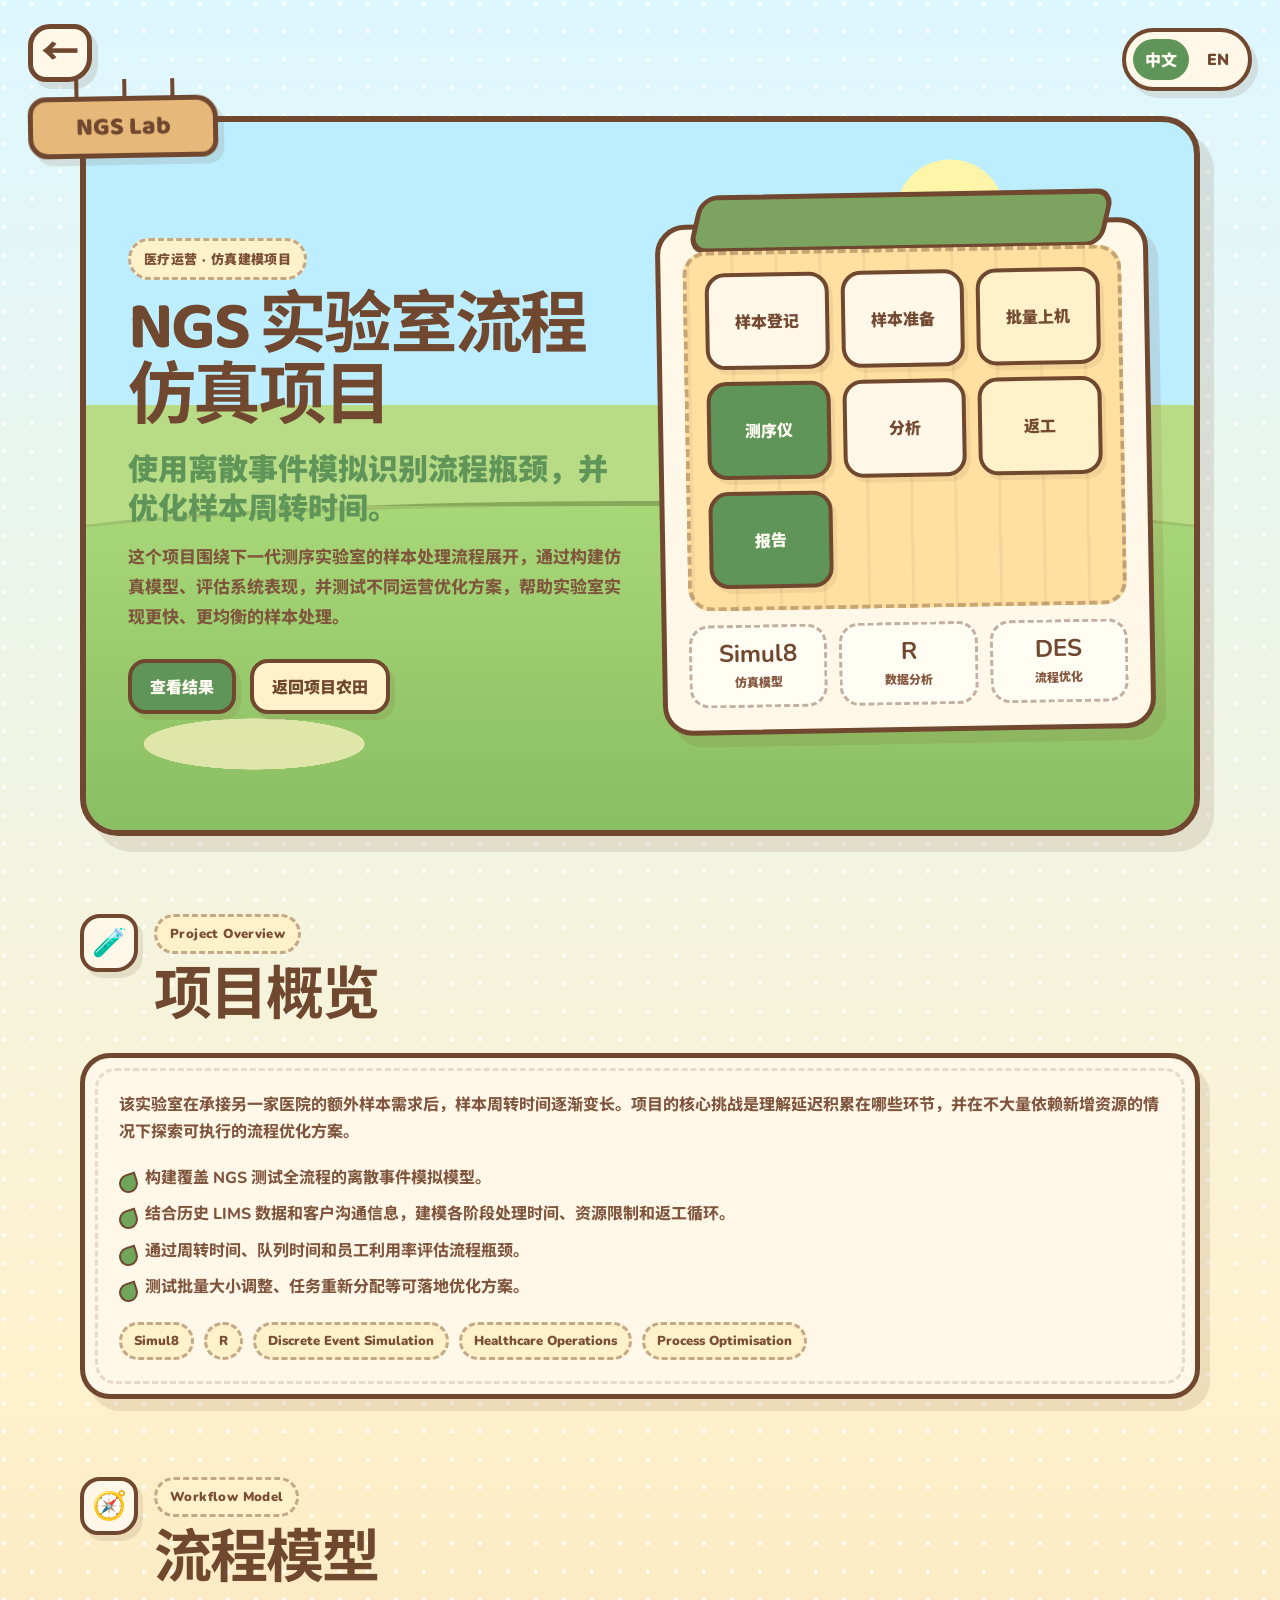
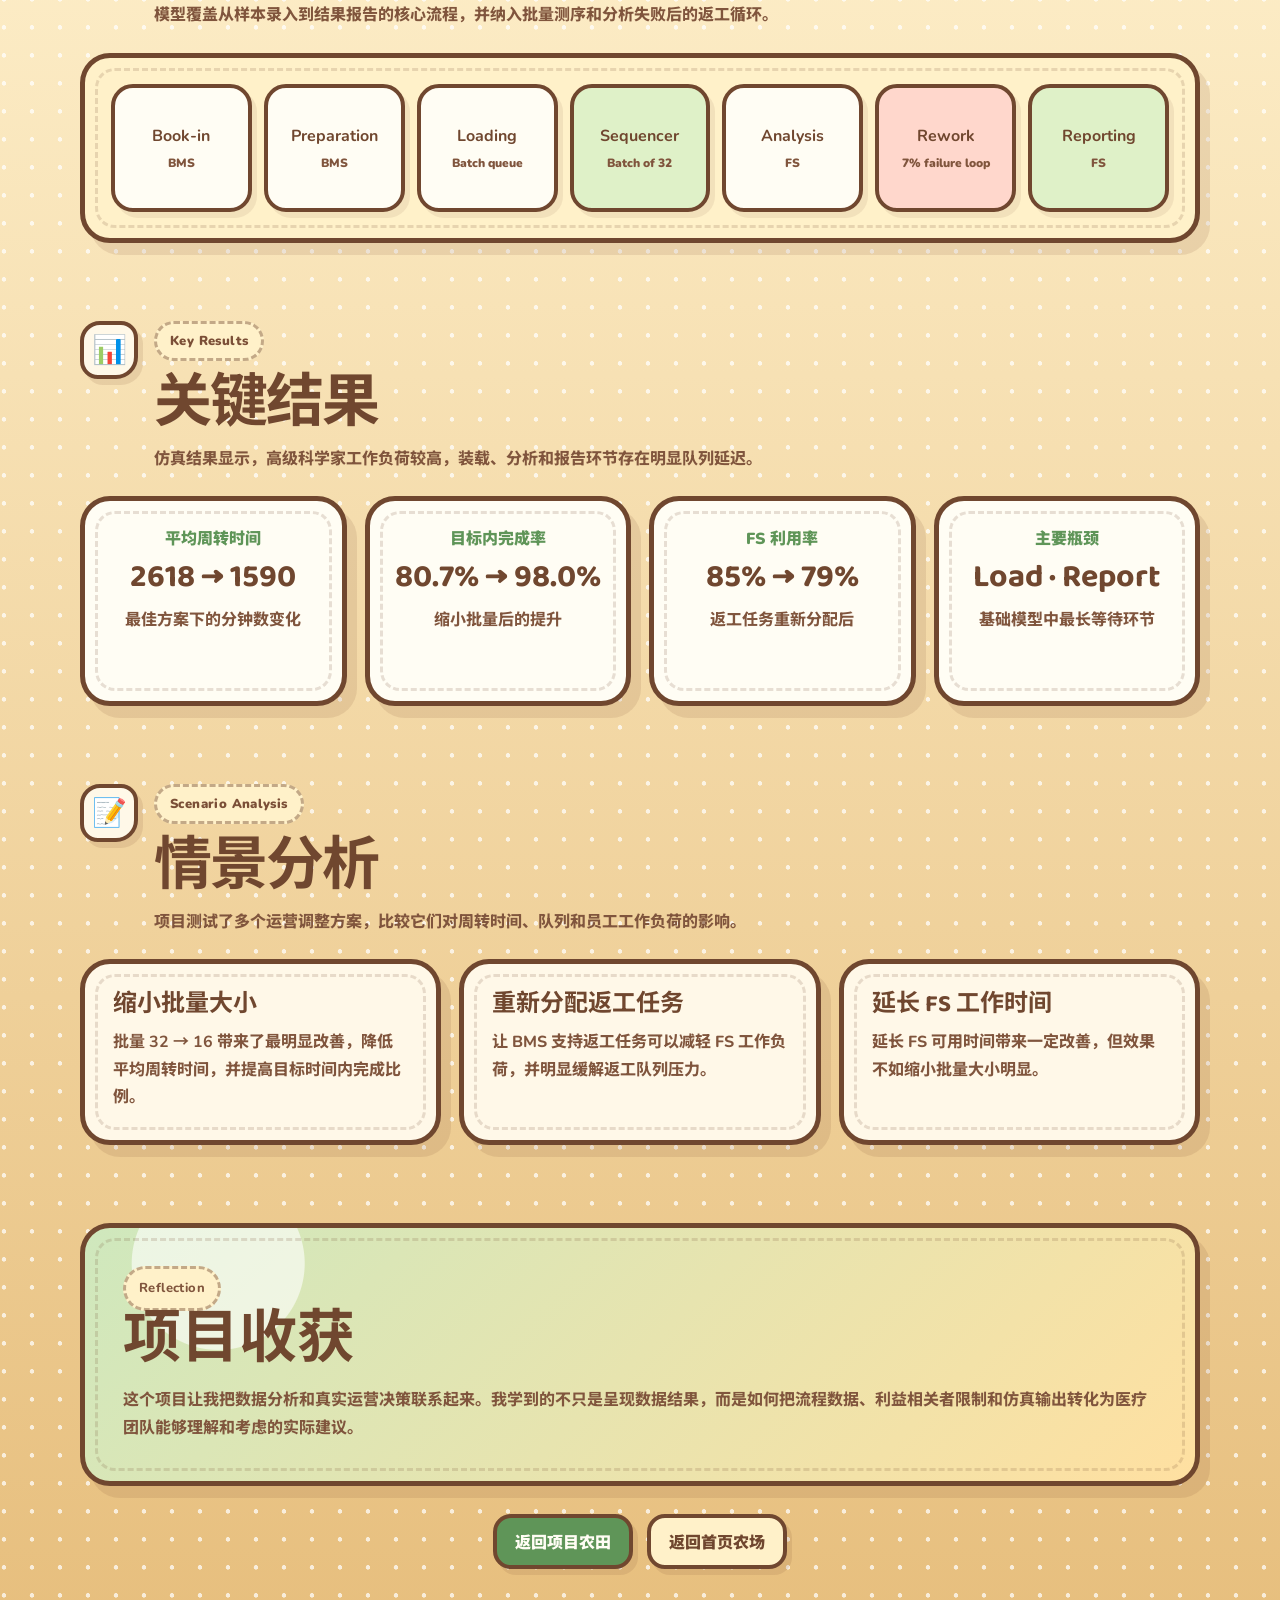
<file: project-ngs.html>
<!DOCTYPE html>
<html lang="zh-CN">
<head>
  <meta charset="UTF-8" />
  <meta name="viewport" content="width=device-width, initial-scale=1.0" />
  <title>NGS 实验室流程仿真项目 · Xiaomin's Portfolio</title>
  <meta name="description" content="NGS 实验室流程仿真项目，动森风格作品集页面。" />
  <link rel="preconnect" href="https://fonts.googleapis.com">
  <link rel="preconnect" href="https://fonts.gstatic.com" crossorigin>
  <link href="https://fonts.googleapis.com/css2?family=Baloo+2:wght@600;700;800&family=Nunito:wght@600;700;800;900;1000&family=Noto+Sans+SC:wght@500;700;900&display=swap" rel="stylesheet">
  <link rel="stylesheet" href="style.css" />
</head>

<body class="forest-case-page ngs-case-page">
  <main class="forest-case-main" id="top">
    <a class="cartoon-back" href="project-farm.html" aria-label="Back to project field"><span>←</span></a>

    <div class="page-board project-board forest-page-board">
      <span data-i18n="board.title">NGS Lab</span>
    </div>

    <div class="case-lang-toggle" aria-label="Language switcher">
      <button class="case-lang-btn active" type="button" data-lang="zh">中文</button>
      <button class="case-lang-btn" type="button" data-lang="en">EN</button>
    </div>

    <section class="forest-hero ngs-hero">
      <div class="forest-hero-copy">
        <p class="farm-eyebrow" data-i18n="hero.eyebrow">医疗运营 · 仿真建模项目</p>
        <h1 data-i18n="hero.title">NGS 实验室流程仿真项目</h1>
        <p class="forest-subtitle" data-i18n="hero.subtitle">使用离散事件模拟识别流程瓶颈，并优化样本周转时间。</p>
        <p class="forest-text" data-i18n="hero.text">这个项目围绕下一代测序实验室的样本处理流程展开，通过构建仿真模型、评估系统表现，并测试不同运营优化方案，帮助实验室实现更快、更均衡的样本处理。</p>
        <div class="forest-actions">
          <a class="farm-btn primary" href="#results" data-i18n="buttons.viewResults">查看结果</a>
          <a class="farm-btn" href="project-farm.html" data-i18n="buttons.backField">返回项目农田</a>
        </div>
      </div>

      <aside class="lab-cottage-card" aria-label="NGS workflow visual">
        <div class="lab-roof"></div>
        <div class="lab-workflow">
          <div class="lab-node" data-i18n="workflow.book">样本登记</div>
          <div class="lab-node" data-i18n="workflow.prepare">样本准备</div>
          <div class="lab-node warning" data-i18n="workflow.load">批量上机</div>
          <div class="lab-node strong" data-i18n="workflow.seq">测序仪</div>
          <div class="lab-node" data-i18n="workflow.analysis">分析</div>
          <div class="lab-node warning" data-i18n="workflow.rework">返工</div>
          <div class="lab-node strong" data-i18n="workflow.report">报告</div>
        </div>
        <div class="forest-kpis">
          <div><strong>Simul8</strong><span data-i18n="hero.kpi1">仿真模型</span></div>
          <div><strong>R</strong><span data-i18n="hero.kpi2">数据分析</span></div>
          <div><strong>DES</strong><span data-i18n="hero.kpi3">流程优化</span></div>
        </div>
      </aside>
    </section>

    <section class="forest-section" id="overview">
      <div class="forest-section-title">
        <span class="cat-icon-sign">🧪</span>
        <div><p class="farm-eyebrow" data-i18n="section.overview">Project Overview</p><h2 data-i18n="overview.title"></h2></div>
      </div>
      <div class="forest-paper-card">
        <p data-i18n="overview.text"></p>
        <ul class="leaf-list">
          <li data-i18n="overview.li1"></li>
          <li data-i18n="overview.li2"></li>
          <li data-i18n="overview.li3"></li>
          <li data-i18n="overview.li4"></li>
        </ul>
        <div class="cat-tags">
          <span>Simul8</span><span>R</span><span>Discrete Event Simulation</span><span>Healthcare Operations</span><span>Process Optimisation</span>
        </div>
      </div>
    </section>

    <section class="forest-section" id="process">
      <div class="forest-section-title">
        <span class="cat-icon-sign">🧭</span>
        <div><p class="farm-eyebrow" data-i18n="section.workflow">Workflow Model</p><h2 data-i18n="process.title"></h2><p class="forest-section-desc" data-i18n="process.desc"></p></div>
      </div>
      <div class="ngs-process-card">
        <div class="ngs-step"><strong>Book-in</strong><span>BMS</span></div>
        <div class="ngs-step"><strong>Preparation</strong><span>BMS</span></div>
        <div class="ngs-step"><strong>Loading</strong><span>Batch queue</span></div>
        <div class="ngs-step strong"><strong>Sequencer</strong><span>Batch of 32</span></div>
        <div class="ngs-step"><strong>Analysis</strong><span>FS</span></div>
        <div class="ngs-step rework"><strong>Rework</strong><span>7% failure loop</span></div>
        <div class="ngs-step strong"><strong>Reporting</strong><span>FS</span></div>
      </div>
    </section>

    <section class="forest-section" id="results">
      <div class="forest-section-title">
        <span class="cat-icon-sign">📊</span>
        <div><p class="farm-eyebrow" data-i18n="section.results">Key Results</p><h2 data-i18n="results.title"></h2><p class="forest-section-desc" data-i18n="results.desc"></p></div>
      </div>
      <div class="ngs-kpi-grid">
        <article class="ngs-kpi"><span data-i18n="results.kpi1.label"></span><strong>2618 → 1590</strong><p data-i18n="results.kpi1.note"></p></article>
        <article class="ngs-kpi"><span data-i18n="results.kpi2.label"></span><strong>80.7% → 98.0%</strong><p data-i18n="results.kpi2.note"></p></article>
        <article class="ngs-kpi"><span data-i18n="results.kpi3.label"></span><strong>85% → 79%</strong><p data-i18n="results.kpi3.note"></p></article>
        <article class="ngs-kpi"><span data-i18n="results.kpi4.label"></span><strong>Load · Report</strong><p data-i18n="results.kpi4.note"></p></article>
      </div>
    </section>

    <section class="forest-section" id="scenarios">
      <div class="forest-section-title">
        <span class="cat-icon-sign">📝</span>
        <div><p class="farm-eyebrow" data-i18n="section.scenarios">Scenario Analysis</p><h2 data-i18n="scenario.title"></h2><p class="forest-section-desc" data-i18n="scenario.desc"></p></div>
      </div>
      <div class="forest-card-grid three">
        <article class="forest-mini-card"><h3 data-i18n="scenario.s1.title"></h3><p data-i18n="scenario.s1.text"></p></article>
        <article class="forest-mini-card"><h3 data-i18n="scenario.s2.title"></h3><p data-i18n="scenario.s2.text"></p></article>
        <article class="forest-mini-card"><h3 data-i18n="scenario.s3.title"></h3><p data-i18n="scenario.s3.text"></p></article>
      </div>
    </section>

    <section class="forest-section" id="reflection">
      <div class="cat-reflection-card">
        <p class="farm-eyebrow" data-i18n="section.reflection">Reflection</p>
        <h2 data-i18n="reflection.title"></h2>
        <p data-i18n="reflection.text"></p>
      </div>
      <div class="forest-actions bottom-actions">
        <a class="farm-btn primary" href="project-farm.html" data-i18n="buttons.backField">返回项目农田</a>
        <a class="farm-btn" href="index.html" data-i18n="buttons.backHome">返回首页农场</a>
      </div>
    </section>
  </main>

  <script>
    const translations = {
      "en": {
            "nav.about": "About",
            "nav.projects": "Projects",
            "nav.skills": "Skills",
            "nav.contact": "Contact",
            "hero.eyebrow": "Healthcare Operations · Simulation Project",
            "hero.title": "NGS Laboratory Workflow Simulation",
            "hero.subtitle": "Using discrete event simulation to identify bottlenecks and improve turnaround time.",
            "hero.text": "This project modelled a next-generation sequencing laboratory workflow, evaluated system performance, and tested operational improvement scenarios to support faster and more balanced sample processing.",
            "hero.kpi1": "Simulation model",
            "hero.kpi2": "Data analysis",
            "hero.kpi3": "Process optimisation",
            "buttons.viewResults": "View Results",
            "buttons.back": "Back to Projects",
            "overview.title": "Project Overview",
            "overview.text": "The laboratory was experiencing longer turnaround times after taking on additional sample demand from another hospital trust. The key challenge was to understand where delays were building up and how the workflow could be improved without relying heavily on new resources.",
            "overview.li1": "Built a discrete event simulation model for the end-to-end NGS testing pathway.",
            "overview.li2": "Used historical LIMS data and client clarification to model process timings, resources and rework loops.",
            "overview.li3": "Evaluated bottlenecks through turnaround time, queueing time and staff utilisation.",
            "overview.li4": "Tested practical improvement scenarios including batch size changes and task reallocation.",
            "process.title": "Workflow Model",
            "process.desc": "The model captured the core pathway from sample booking to reporting, including batch sequencing and rework after failed analysis.",
            "results.title": "Key Results",
            "results.desc": "The simulation identified workload pressure on the senior scientist and long queues around loading, analysis and reporting.",
            "results.kpi1.label": "Average TaT",
            "results.kpi1.note": "minutes under the best scenario",
            "results.kpi2.label": "Within Target",
            "results.kpi2.note": "after reducing batch size",
            "results.kpi3.label": "FS Utilisation",
            "results.kpi3.note": "when rework was reassigned",
            "results.kpi4.label": "Main Bottlenecks",
            "results.kpi4.note": "longest queues in base model",
            "scenario.title": "Scenario Analysis",
            "scenario.desc": "Several operational changes were tested to compare their impact on turnaround time, queues and staff workload.",
            "scenario.s1.title": "Reduce Batch Size",
            "scenario.s1.text": "<strong>Batch 32 → 16</strong> produced the strongest improvement, reducing average TaT and increasing the percentage of samples completed within target.",
            "scenario.s2.title": "Reassign Rework",
            "scenario.s2.text": "Allowing BMS to support rework reduced FS workload and helped relieve rework queue pressure.",
            "scenario.s3.title": "Extend FS Hours",
            "scenario.s3.text": "Extending FS availability gave moderate improvement, but was less effective than batch size adjustment.",
            "table.title": "Performance Comparison",
            "table.desc": "A simplified comparison of key scenarios from the simulation results.",
            "reflection.title": "What I Learned",
            "reflection.text": "This project helped me connect data analysis with real operational decision-making. Instead of only reporting numbers, I learned how to translate process data, stakeholder constraints and simulation outputs into practical recommendations that a healthcare team could understand and consider.",
            "footer.text": "Portfolio website in progress.",
            "board.title": "NGS Lab",
            "buttons.backField": "Back to Project Field",
            "buttons.backHome": "Back to Farm Home",
            "workflow.book": "Book-in",
            "workflow.prepare": "Preparation",
            "workflow.load": "Loading",
            "workflow.seq": "Sequencer",
            "workflow.analysis": "Analysis",
            "workflow.rework": "Rework",
            "workflow.report": "Reporting",
            "section.overview": "Project Overview",
            "section.workflow": "Workflow Model",
            "section.results": "Key Results",
            "section.scenarios": "Scenario Analysis",
            "section.reflection": "Reflection"
      },
      "zh": {
            "nav.about": "关于我",
            "nav.projects": "作品集",
            "nav.skills": "技能",
            "nav.contact": "联系我",
            "hero.eyebrow": "医疗运营 · 仿真建模项目",
            "hero.title": "NGS 实验室流程仿真项目",
            "hero.subtitle": "使用离散事件模拟识别流程瓶颈，并优化样本周转时间。",
            "hero.text": "这个项目围绕下一代测序实验室的样本处理流程展开，通过构建仿真模型、评估系统表现，并测试不同运营优化方案，帮助实验室实现更快、更均衡的样本处理。",
            "hero.kpi1": "仿真模型",
            "hero.kpi2": "数据分析",
            "hero.kpi3": "流程优化",
            "buttons.viewResults": "查看结果",
            "buttons.back": "返回作品集",
            "overview.title": "项目概览",
            "overview.text": "该实验室在承接另一家医院的额外样本需求后，样本周转时间逐渐变长。项目的核心挑战是理解延迟积累在哪些环节，并在不大量依赖新增资源的情况下探索可执行的流程优化方案。",
            "overview.li1": "构建覆盖 NGS 测试全流程的离散事件模拟模型。",
            "overview.li2": "结合历史 LIMS 数据和客户沟通信息，建模各阶段处理时间、资源限制和返工循环。",
            "overview.li3": "通过周转时间、队列时间和员工利用率评估流程瓶颈。",
            "overview.li4": "测试批量大小调整、任务重新分配等可落地优化方案。",
            "process.title": "流程模型",
            "process.desc": "模型覆盖从样本录入到结果报告的核心流程，并纳入批量测序和分析失败后的返工循环。",
            "results.title": "关键结果",
            "results.desc": "仿真结果显示，高级科学家工作负荷较高，装载、分析和报告环节存在明显队列延迟。",
            "results.kpi1.label": "平均周转时间",
            "results.kpi1.note": "最佳方案下的分钟数变化",
            "results.kpi2.label": "目标内完成率",
            "results.kpi2.note": "缩小批量后的提升",
            "results.kpi3.label": "FS 利用率",
            "results.kpi3.note": "返工任务重新分配后",
            "results.kpi4.label": "主要瓶颈",
            "results.kpi4.note": "基础模型中最长等待环节",
            "scenario.title": "情景分析",
            "scenario.desc": "项目测试了多个运营调整方案，比较它们对周转时间、队列和员工工作负荷的影响。",
            "scenario.s1.title": "缩小批量大小",
            "scenario.s1.text": "<strong>批量 32 → 16</strong> 带来了最明显改善，降低平均周转时间，并提高目标时间内完成比例。",
            "scenario.s2.title": "重新分配返工任务",
            "scenario.s2.text": "让 BMS 支持返工任务可以减轻 FS 工作负荷，并明显缓解返工队列压力。",
            "scenario.s3.title": "延长 FS 工作时间",
            "scenario.s3.text": "延长 FS 可用时间带来一定改善，但效果不如缩小批量大小明显。",
            "table.title": "方案表现对比",
            "table.desc": "下表简化展示了几个关键情景的模拟结果。",
            "reflection.title": "项目收获",
            "reflection.text": "这个项目让我把数据分析和真实运营决策联系起来。我学到的不只是呈现数据结果，而是如何把流程数据、利益相关者限制和仿真输出转化为医疗团队能够理解和考虑的实际建议。",
            "footer.text": "个人作品集网站持续更新中。",
            "board.title": "NGS Lab",
            "buttons.backField": "返回项目农田",
            "buttons.backHome": "返回首页农场",
            "workflow.book": "样本登记",
            "workflow.prepare": "样本准备",
            "workflow.load": "批量上机",
            "workflow.seq": "测序仪",
            "workflow.analysis": "分析",
            "workflow.rework": "返工",
            "workflow.report": "报告",
            "section.overview": "Project Overview",
            "section.workflow": "Workflow Model",
            "section.results": "Key Results",
            "section.scenarios": "Scenario Analysis",
            "section.reflection": "Reflection"
      }
};

    function setLanguage(lang) {
      document.documentElement.lang = lang === "zh" ? "zh-CN" : "en";
      localStorage.setItem("portfolioLanguage", lang);

      document.querySelectorAll("[data-i18n]").forEach((element) => {
        const key = element.getAttribute("data-i18n");
        if (translations[lang] && translations[lang][key]) {
          element.innerHTML = translations[lang][key];
        }
      });

      document.querySelectorAll(".case-lang-btn").forEach((button) => {
        button.classList.toggle("active", button.dataset.lang === lang);
      });
    }

    document.querySelectorAll(".case-lang-btn").forEach((button) => {
      button.addEventListener("click", () => setLanguage(button.dataset.lang));
    });

    setLanguage(localStorage.getItem("portfolioLanguage") || "zh");
  </script>

</body>
</html>
</file>
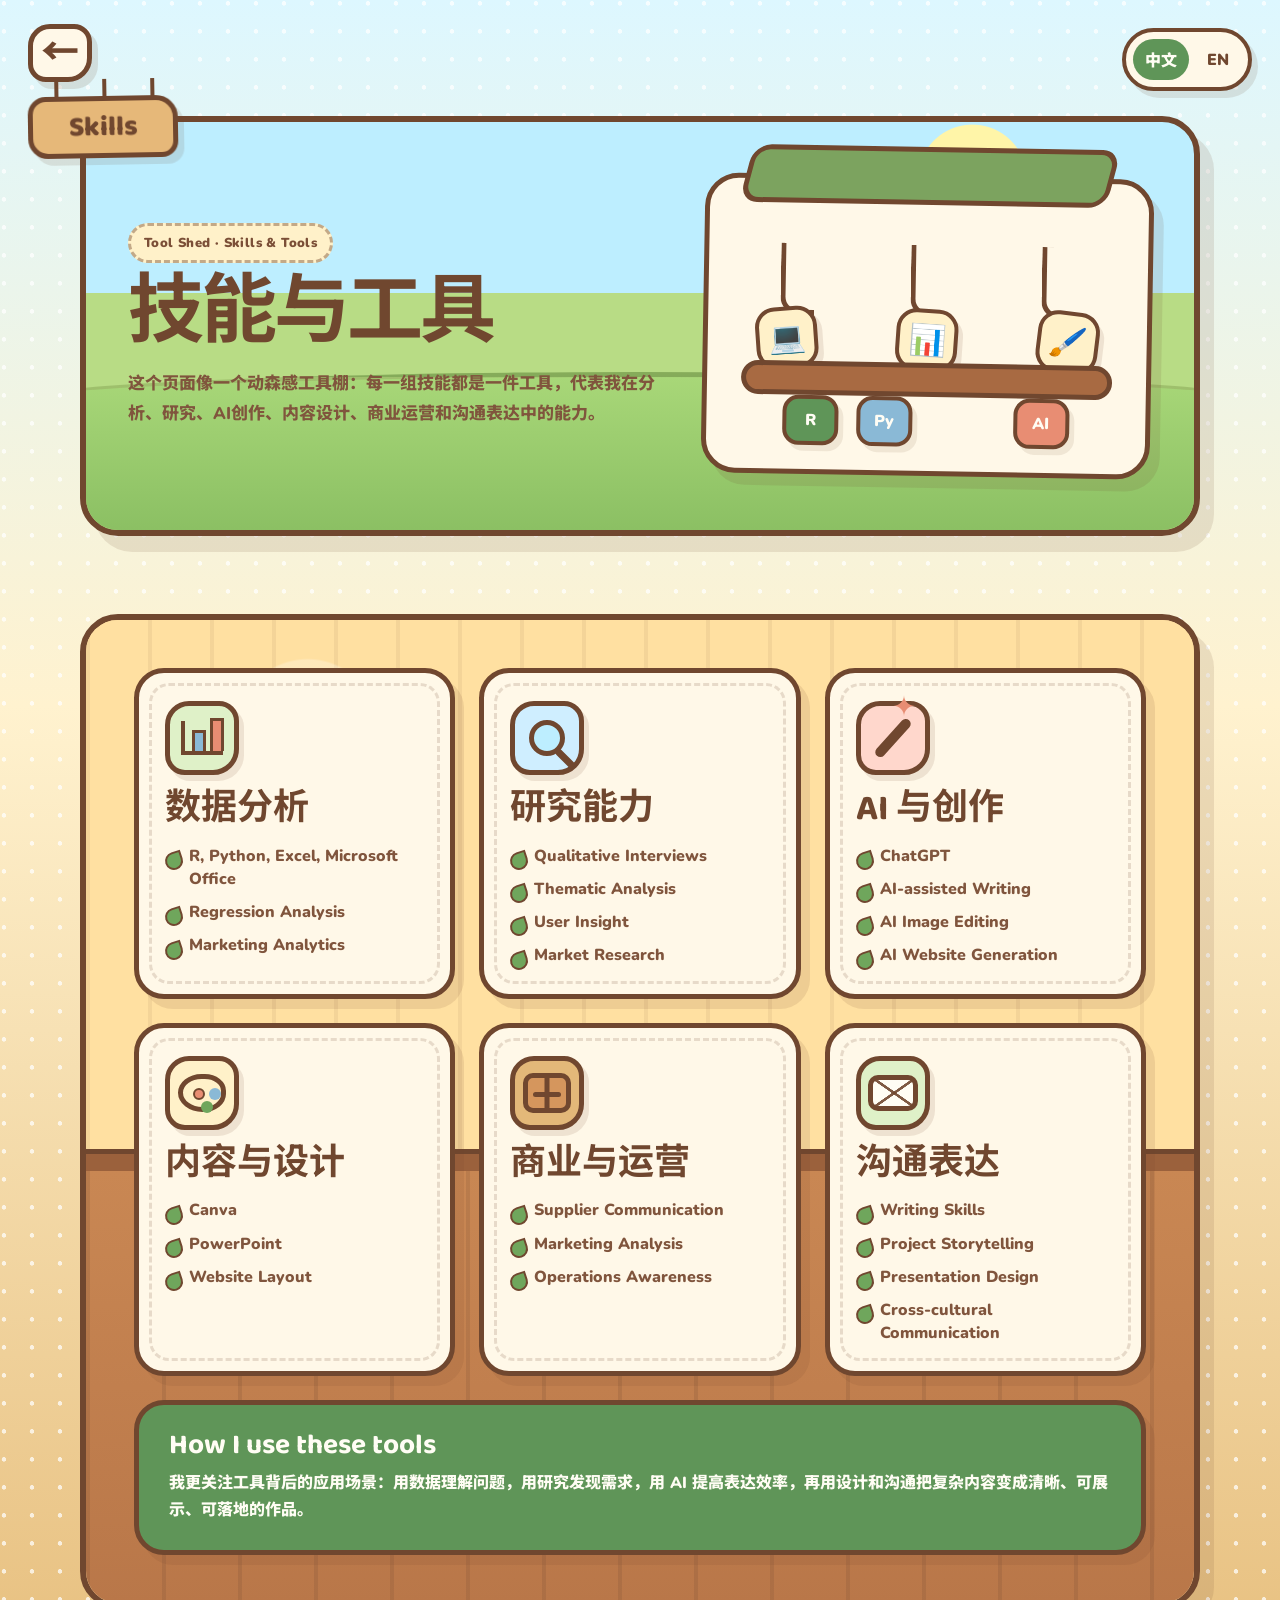
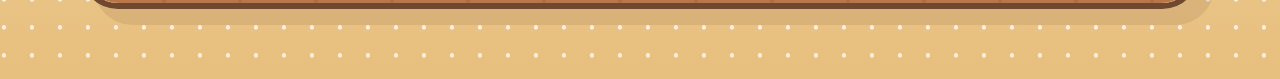
<file: skills.html>
<!DOCTYPE html>
<html lang="zh-CN">
<head>
  <meta charset="UTF-8" />
  <meta name="viewport" content="width=device-width, initial-scale=1.0" />
  <title>Skills & Tools · Xiaomin's Portfolio Shed</title>
  <meta name="description" content="Xiaomin's skills and tools page in a cozy 2D hand-drawn tool shed style." />
  <link rel="preconnect" href="https://fonts.googleapis.com">
  <link rel="preconnect" href="https://fonts.gstatic.com" crossorigin>
  <link href="https://fonts.googleapis.com/css2?family=Baloo+2:wght@600;700;800&family=Nunito:wght@600;700;800;900;1000&family=Noto+Sans+SC:wght@500;700;900&display=swap" rel="stylesheet">
  <link rel="stylesheet" href="style.css" />
</head>

<body class="skills-page">
  <div class="global-lang-toggle" aria-label="Language switcher">
    <button class="global-lang-btn active" type="button" data-lang="zh" data-i18n-site="lang.zh">中文</button>
    <button class="global-lang-btn" type="button" data-lang="en" data-i18n-site="lang.en">EN</button>
  </div>

  <main class="skills-main" id="top">
    <a class="cartoon-back" href="index.html" aria-label="Back to farm map">
      <span>←</span>
    </a>

    <div class="page-board skills-page-board">
      <span data-i18n-site="skills.board">Skills</span>
    </div>

    <section class="skills-hero">
      <div class="skills-hero-copy">
        <p class="farm-eyebrow" data-i18n-site="skills.eyebrow">Tool Shed · Skills & Tools</p>
        <h1 data-i18n-site="skills.title">技能与工具</h1>
        <p data-i18n-site="skills.lead">
          这个页面像一个动森感工具棚：每一组技能都是一件工具，代表我在分析、研究、AI创作、内容设计、商业运营和沟通表达中的能力。
        </p>
      </div>

      <div class="tool-shelf-visual" aria-label="Cartoon tool shelf">
        <span class="shelf-roof"></span>
        <span class="tool-hook hook-1"></span>
        <span class="tool-hook hook-2"></span>
        <span class="tool-hook hook-3"></span>
        <span class="hanging-tool laptop-tool">💻</span>
        <span class="hanging-tool chart-tool">📊</span>
        <span class="hanging-tool brush-tool">🖌️</span>
        <span class="shelf-plank-big"></span>
        <span class="tiny-box">R</span>
        <span class="tiny-box python">Py</span>
        <span class="tiny-box ai">AI</span>
      </div>
    </section>

    <section class="skills-shed-scene" aria-label="Skills and tools cards">
      <div class="skills-wall"></div>
      <div class="skills-floor"></div>

      <article class="tool-card data-card">
        <div class="tool-icon data-icon">
          <span class="mini-chart"></span>
        </div>
        <h2 data-i18n-site="skills.data.title">数据分析</h2>
        <ul>
          <li data-i18n-site="skills.data.1">R, Python, Excel, Microsoft Office</li>
          <li data-i18n-site="skills.data.2">Regression Analysis</li>
          <li data-i18n-site="skills.data.3">Marketing Analytics</li>
        </ul>
      </article>

      <article class="tool-card research-card">
        <div class="tool-icon research-icon">
          <span class="mini-magnifier"></span>
        </div>
        <h2 data-i18n-site="skills.research.title">研究能力</h2>
        <ul>
          <li data-i18n-site="skills.research.1">Qualitative Interviews</li>
          <li data-i18n-site="skills.research.2">Thematic Analysis</li>
          <li data-i18n-site="skills.research.3">User Insight</li>
          <li data-i18n-site="skills.research.4">Market Research</li>
        </ul>
      </article>

      <article class="tool-card ai-card">
        <div class="tool-icon ai-icon">
          <span class="mini-wand"></span>
        </div>
        <h2 data-i18n-site="skills.ai.title">AI 与创作</h2>
        <ul>
          <li data-i18n-site="skills.ai.1">ChatGPT</li>
          <li data-i18n-site="skills.ai.2">AI-assisted Writing</li>
          <li data-i18n-site="skills.ai.3">AI Image Editing</li>
          <li data-i18n-site="skills.ai.4">AI Website Generation</li>
        </ul>
      </article>

      <article class="tool-card design-card">
        <div class="tool-icon design-icon">
          <span class="mini-palette"></span>
        </div>
        <h2 data-i18n-site="skills.design.title">内容与设计</h2>
        <ul>
          <li data-i18n-site="skills.design.1">Canva</li>
          <li data-i18n-site="skills.design.2">PowerPoint</li>
          <li data-i18n-site="skills.design.3">Website Layout</li>
        </ul>
      </article>

      <article class="tool-card business-card">
        <div class="tool-icon business-icon">
          <span class="mini-crate"></span>
        </div>
        <h2 data-i18n-site="skills.business.title">商业与运营</h2>
        <ul>
          <li data-i18n-site="skills.business.1">Supplier Communication</li>
          <li data-i18n-site="skills.business.2">Marketing Analysis</li>
          <li data-i18n-site="skills.business.3">Operations Awareness</li>
        </ul>
      </article>

      <article class="tool-card communication-card">
        <div class="tool-icon communication-icon">
          <span class="mini-mail"></span>
        </div>
        <h2 data-i18n-site="skills.comm.title">沟通表达</h2>
        <ul>
          <li data-i18n-site="skills.comm.1">Writing Skills</li>
          <li data-i18n-site="skills.comm.2">Project Storytelling</li>
          <li data-i18n-site="skills.comm.3">Presentation Design</li>
          <li data-i18n-site="skills.comm.4">Cross-cultural Communication</li>
        </ul>
      </article>

      <div class="skills-note">
        <strong data-i18n-site="skills.note.title">How I use these tools</strong>
        <p data-i18n-site="skills.note.text">
          我更关注工具背后的应用场景：用数据理解问题，用研究发现需求，用 AI 提高表达效率，
          再用设计和沟通把复杂内容变成清晰、可展示、可落地的作品。
        </p>
      </div>
    </section>
  </main>

  <script>
    const globalTranslations = {
      zh: {
        "home.welcome.p": "Welcome to",
        "home.welcome.h1": "Xiaomin's Portfolio",
        "home.mapHint.1": "🖱️ 点击小屋门进入 About Me",
        "home.mapHint.2": "🌱 点击农田查看项目胡萝卜",
        "home.mapHint.3": "🧰 点击工具棚查看技能与工具",
        "home.who.title": "💻 我是谁 / Who I Am",
        "home.who.p1": "我是 Xiaomin，拥有 Finance 与 Business Analytics 的学习背景。我对数据洞察、用户需求、AI工具、品牌表达和网页设计很感兴趣。我喜欢把复杂的信息整理成清晰、有逻辑、也有视觉记忆点的内容。",
        "home.who.p2": "I enjoy using AI as a creative and analytical partner: from breaking down business problems, generating visual directions, structuring portfolio pages, to turning ideas into clean HTML/CSS outputs.",
        "about.board": "About Me",
        "about.hint1": "💻 点击电脑：查看个人介绍",
        "about.hint2": "🖼️ 点击毕业照：查看毕业服兔兔",
        "about.popup.title": "💻 我的个人介绍",
        "about.step1.title": "背景经历",
        "about.step1.text": "我拥有金融与商业分析的学习背景，对数据、商业洞察、用户需求和新兴技术都很感兴趣。过去几年在英国的学习经历，让我逐渐形成了更开放的视角，也更习惯从不同文化和行业中观察问题。",
        "about.step2.title": "我的工作方式",
        "about.step2.text": "我喜欢把复杂的信息整理成清晰的结构，也享受从一个想法出发，把它变成可落地的方案。无论是做商业分析、品牌页面、AI 应用案例，还是研究一个新的行业，我都希望自己是真的理解背后的逻辑和价值。",
        "about.step3.title": "兴趣与观察",
        "about.step3.text": "在生活中，我喜欢旅行、阅读和拼图，也持续关注动漫、网文和内容行业。这些兴趣让我保持好奇心，也训练我观察人与故事、产品和市场之间关系的能力。",
        "about.core.title": "📚 核心优势 / Core Strengths",
        "about.core1.title": "商业分析",
        "about.core1.text": "能够将商业问题拆解为结构化分析，并形成清晰的建议。",
        "about.core2.title": "AI 应用",
        "about.core2.text": "长期使用 AI 工具进行创意构思、文案写作和视觉方向。",
        "about.core3.title": "用户洞察",
        "about.core3.text": "关注用户在真实服务场景中如何感知信任、共情、清晰度和价值。",
        "about.core4.title": "沟通表达",
        "about.core4.text": "能够把复杂概念转化为清楚、友好、有视觉叙事感的内容。",
        "about.grad.title": "🎓 Graduation Bunny",
        "skills.title": "技能与工具",
        "skills.lead": "这个页面像一个动森感工具棚：每一组技能都是一件工具，代表我在分析、研究、AI创作、内容设计、商业运营和沟通表达中的能力。",
        "projects.title": "Each carrot grows one project"
      },
      en: {
        "home.welcome.p": "Welcome to",
        "home.welcome.h1": "Xiaomin's Portfolio",
        "home.mapHint.1": "🖱️ Click the cottage door to enter About Me",
        "home.mapHint.2": "🌱 Click the field to view project carrots",
        "home.mapHint.3": "🧰 Click the shed to view skills & tools",
        "home.who.title": "💻 Who I Am",
        "home.who.p1": "I am Xiaomin, with an academic background in Finance and Business Analytics. I am interested in data insight, user needs, AI tools, brand expression and web design. I enjoy turning complex information into clear, logical and visually memorable content.",
        "home.who.p2": "I enjoy using AI as a creative and analytical partner: from breaking down business problems, generating visual directions, structuring portfolio pages, to turning ideas into clean HTML/CSS outputs.",
        "about.board": "About Me",
        "about.hint1": "💻 Click the computer: personal introduction",
        "about.hint2": "🖼️ Click the graduation photo: graduation bunny",
        "about.popup.title": "💻 Personal Introduction",
        "about.step1.title": "Background",
        "about.step1.text": "I have a background in Finance and Business Analytics, and I am interested in data, business insight, user needs and emerging technologies. My years of study in the UK helped me develop a more open perspective and become more used to observing problems across different cultures and industries.",
        "about.step2.title": "How I Work",
        "about.step2.text": "I like organizing complex information into clear structures, and I enjoy turning an idea into a practical solution. Whether I am working on business analysis, brand pages, AI application cases or researching a new industry, I want to truly understand the logic and value behind it.",
        "about.step3.title": "Interests & Observation",
        "about.step3.text": "In daily life, I enjoy travelling, reading and puzzles, and I also follow anime, web novels and content industries. These interests keep me curious and train my ability to observe relationships between people, stories, products and markets.",
        "about.core.title": "📚 Core Strengths",
        "about.core1.title": "Business Analysis",
        "about.core1.text": "Able to break business problems into structured analysis and clear recommendations.",
        "about.core2.title": "AI Application",
        "about.core2.text": "Long-term use of AI tools for creative thinking, copywriting and visual direction.",
        "about.core3.title": "User Insight",
        "about.core3.text": "Focused on how users perceive trust, empathy, clarity and value in real service scenarios.",
        "about.core4.title": "Communication",
        "about.core4.text": "Able to turn complex concepts into clear, friendly and visually narrative content.",
        "about.grad.title": "🎓 Graduation Bunny",
        "skills.title": "Skills & Tools",
        "skills.lead": "This page works like a cozy tool shed: each skill group is a tool that represents my abilities in analysis, research, AI creation, content design, business operations and communication.",
        "projects.title": "Each carrot grows one project"
      }
    };

    function applyGlobalLang(lang) {
      document.documentElement.lang = lang === "zh" ? "zh-CN" : "en";
      localStorage.setItem("portfolioLanguage", lang);
      document.querySelectorAll("[data-i18n-global]").forEach((el) => {
        const key = el.getAttribute("data-i18n-global");
        if (globalTranslations[lang] && globalTranslations[lang][key]) {
          el.innerHTML = globalTranslations[lang][key];
        }
      });
      document.querySelectorAll(".global-lang-btn").forEach((btn) => {
        btn.classList.toggle("active", btn.dataset.lang === lang);
      });
    }

    document.querySelectorAll(".global-lang-btn").forEach((btn) => {
      btn.addEventListener("click", () => applyGlobalLang(btn.dataset.lang));
    });

    applyGlobalLang(localStorage.getItem("portfolioLanguage") || "zh");
  </script>

<script>
(function () {
  const siteTranslations = {
  "zh": {
    "lang.zh": "中文",
    "lang.en": "EN",
    "home.welcome.p": "Welcome to",
    "home.welcome.h1": "Xiaomin's Portfolio",
    "home.cottage.hover": "进入小屋 · About Me",
    "home.mailbox.hover": "Contact Mailbox",
    "home.resume": "📄 下载简历",
    "home.email": "✉️ 给我发邮件",
    "home.bunny.greeting": "Hi, I'm Xiaomin",
    "home.who.hover.title": "Who am I",
    "home.who.hover.text": "Quick intro about Xiaomin",
    "home.who.board.title": "Who am I",
    "home.who.board.sub": "Notice Board",
    "home.field.title": "Project Fields",
    "home.field.hover": "Enter Project Fields",
    "home.shed.title": "Skills Shed",
    "home.shed.hover.title": "Skills & Tools",
    "home.shed.hover.text": "Data · Research · AI · Design · Operations · Communication",
    "home.mapHint.1": "🖱️ 点击小屋门进入 About Me",
    "home.mapHint.2": "🌱 点击农田查看项目胡萝卜",
    "home.mapHint.3": "🧰 点击工具棚查看技能与工具",
    "home.who.title": "💻 我是谁 / Who I Am",
    "home.who.p1": "我是 Xiaomin，拥有 Finance 与 Business Analytics 的学习背景。我对数据洞察、用户需求、AI工具、品牌表达和网页设计很感兴趣。我喜欢把复杂的信息整理成清晰、有逻辑、也有视觉记忆点的内容。",
    "home.who.p2": "I enjoy using AI as a creative and analytical partner: from breaking down business problems, generating visual directions, structuring portfolio pages, to turning ideas into clean HTML/CSS outputs.",
    "home.tag.ba": "Business Analytics",
    "home.tag.ai": "AI-assisted Design",
    "home.tag.user": "User Insight",
    "home.tag.story": "Data Storytelling",
    "about.entering": "Entering the cottage...",
    "about.board": "About Me",
    "about.bookshelf.hover": "Hover / Click Core Strengths",
    "about.sticky.title": "Notes",
    "about.click.frame": "Click the frame",
    "about.click.computer": "Click the computer",
    "about.screen": "Hello!",
    "about.hint1": "💻 点击电脑：查看个人介绍",
    "about.hint2": "🖼️ 点击毕业照：查看毕业服兔兔",
    "about.popup.title": "💻 我的个人介绍",
    "about.step1.title": "背景经历",
    "about.step1.text": "我拥有金融与商业分析的学习背景，对数据、商业洞察、用户需求和新兴技术都很感兴趣。过去几年在英国的学习经历，让我逐渐形成了更开放的视角，也更习惯从不同文化和行业中观察问题。",
    "about.step2.title": "我的工作方式",
    "about.step2.text": "我喜欢把复杂的信息整理成清晰的结构，也享受从一个想法出发，把它变成可落地的方案。无论是做商业分析、品牌页面、AI 应用案例，还是研究一个新的行业，我都希望自己是真的理解背后的逻辑和价值。",
    "about.step3.title": "兴趣与观察",
    "about.step3.text": "在生活中，我喜欢旅行、阅读和拼图，也持续关注动漫、网文和内容行业。这些兴趣让我保持好奇心，也训练我观察人与故事、产品和市场之间关系的能力。",
    "about.core.title": "📚 核心优势 / Core Strengths",
    "about.core1.title": "商业分析",
    "about.core1.text": "能够将商业问题拆解为结构化分析，并形成清晰的建议。",
    "about.core2.title": "AI 应用",
    "about.core2.text": "长期使用 AI 工具进行创意构思、文案写作和视觉方向。",
    "about.core3.title": "用户洞察",
    "about.core3.text": "关注用户在真实服务场景中如何感知信任、共情、清晰度和价值。",
    "about.core4.title": "沟通表达",
    "about.core4.text": "能够把复杂概念转化为清楚、友好、有视觉叙事感的内容。",
    "about.grad.title": "🎓 Graduation Bunny",
    "about.grad.caption": "这张毕业照延续了网站里兔兔主角的风格，并把 University of Bristol 和 The University of Manchester 放进了同一个温暖的校园场景里。",
    "skills.board": "Skills",
    "skills.eyebrow": "Tool Shed · Skills & Tools",
    "skills.title": "技能与工具",
    "skills.lead": "这个页面像一个动森感工具棚：每一组技能都是一件工具，代表我在分析、研究、AI创作、内容设计、商业运营和沟通表达中的能力。",
    "skills.data.title": "数据分析",
    "skills.data.1": "R, Python, Excel, Microsoft Office",
    "skills.data.2": "Regression Analysis",
    "skills.data.3": "Marketing Analytics",
    "skills.research.title": "研究能力",
    "skills.research.1": "Qualitative Interviews",
    "skills.research.2": "Thematic Analysis",
    "skills.research.3": "User Insight",
    "skills.research.4": "Market Research",
    "skills.ai.title": "AI 与创作",
    "skills.ai.1": "ChatGPT",
    "skills.ai.2": "AI-assisted Writing",
    "skills.ai.3": "AI Image Editing",
    "skills.ai.4": "AI Website Generation",
    "skills.design.title": "内容与设计",
    "skills.design.1": "Canva",
    "skills.design.2": "PowerPoint",
    "skills.design.3": "Website Layout",
    "skills.business.title": "商业与运营",
    "skills.business.1": "Supplier Communication",
    "skills.business.2": "Marketing Analysis",
    "skills.business.3": "Operations Awareness",
    "skills.comm.title": "沟通表达",
    "skills.comm.1": "Writing Skills",
    "skills.comm.2": "Project Storytelling",
    "skills.comm.3": "Presentation Design",
    "skills.comm.4": "Cross-cultural Communication",
    "skills.note.title": "How I use these tools",
    "skills.note.text": "我更关注工具背后的应用场景：用数据理解问题，用研究发现需求，用 AI 提高表达效率，再用设计和沟通把复杂内容变成清晰、可展示、可落地的作品。",
    "pf.board": "Project Fields",
    "pf.sign.p": "Pick a carrot",
    "pf.sign.h1": "Each carrot grows one project",
    "pf.project.1.title": "猫主粮品类视觉策略设计项目",
    "pf.project.1.desc": "将价格带、目标人群、购买痛点和卖点优先级转化为 AI 辅助视觉方案。",
    "pf.project.2.title": "Healthcare AI Response Research",
    "pf.project.2.desc": "毕业论文项目：比较人工回复与 ChatGPT 回复在医疗差评中的感知差异。",
    "pf.project.3.title": "简谟生物品牌矩阵与宠物食品市场竞争分析项目",
    "pf.project.3.desc": "拆解简谟生物多品牌矩阵、诚实一口主品牌定位、竞品格局与信任风险。",
    "pf.project.4.title": "NGS 实验室流程仿真项目",
    "pf.project.4.desc": "使用离散事件仿真分析 NGS 实验室流程瓶颈，并测试周转时间优化方案。",
    "pf.corner": "<strong>Hover</strong> 看简介 · <strong>Click</strong> 进入详情页",
    "health.board": "Project",
    "health.kicker": "Xiaomin's Project Carrot",
    "health.title": "Healthcare AI Response Research",
    "health.subtitle": "围绕医疗差评回复展开的毕业论文项目，比较人工回复与 ChatGPT 回复在同一场景下的用户感知差异。",
    "health.brief.title": "Project Brief",
    "health.brief": "项目研究英国医疗服务场景下，消费者如何看待人工撰写与 ChatGPT 生成的负面评论管理回复。研究关注共情、语气、可信度、语言线索和 AI 接受度。",
    "health.role.title": "My Role",
    "health.role": "我设计访谈问题、整理场景材料、进行半结构化访谈，并通过主题分析提炼关键发现。",
    "health.output.title": "Final Output",
    "health.output": "毕业论文研究框架、访谈分析、主题发现和对医疗服务回复策略的建议。",
    "health.process.title": "Process",
    "health.process.1": "确定医疗负面评论与管理回复的研究场景。",
    "health.process.2": "设计人工回复与 AI 回复的盲测比较。",
    "health.process.3": "围绕 empathy、tone、credibility、preference 进行编码。",
    "health.process.4": "总结用户对 AI 辅助回复的接受条件。",
    "health.insights.title": "Key Insights",
    "health.insights.1": "AI 回复常被认为更温暖，但也容易被质疑模板化。",
    "health.insights.2": "人工回复如果解释清楚原因和行动，会带来更强可信度。",
    "health.insights.3": "医疗服务场景中，AI 更适合作为草稿工具，需要人工审核。",
    "health.reflection.title": "Reflection",
    "health.reflection": "这个项目体现了我将 AI 议题、用户感知和服务管理结合起来分析的能力，也展示了我对定性研究和用户洞察的兴趣。",
    "health.back.field": "Back to Project Field",
    "health.back.home": "Back to Farm Home"
  },
  "en": {
    "lang.zh": "中文",
    "lang.en": "EN",
    "home.welcome.p": "Welcome to",
    "home.welcome.h1": "Xiaomin's Portfolio",
    "home.cottage.hover": "Enter the cottage · About Me",
    "home.mailbox.hover": "Contact Mailbox",
    "home.resume": "📄 Download Resume",
    "home.email": "✉️ Email Me",
    "home.bunny.greeting": "Hi, I'm Xiaomin",
    "home.who.hover.title": "Who am I",
    "home.who.hover.text": "Quick intro about Xiaomin",
    "home.who.board.title": "Who am I",
    "home.who.board.sub": "Notice Board",
    "home.field.title": "Project Fields",
    "home.field.hover": "Enter Project Fields",
    "home.shed.title": "Skills Shed",
    "home.shed.hover.title": "Skills & Tools",
    "home.shed.hover.text": "Data · Research · AI · Design · Operations · Communication",
    "home.mapHint.1": "🖱️ Click the cottage door to enter About Me",
    "home.mapHint.2": "🌱 Click the field to view project carrots",
    "home.mapHint.3": "🧰 Click the shed to view skills & tools",
    "home.who.title": "💻 Who I Am",
    "home.who.p1": "I am Xiaomin, with an academic background in Finance and Business Analytics. I am interested in data insight, user needs, AI tools, brand expression and web design. I enjoy turning complex information into clear, logical and visually memorable content.",
    "home.who.p2": "I enjoy using AI as a creative and analytical partner: from breaking down business problems, generating visual directions, structuring portfolio pages, to turning ideas into clean HTML/CSS outputs.",
    "home.tag.ba": "Business Analytics",
    "home.tag.ai": "AI-assisted Design",
    "home.tag.user": "User Insight",
    "home.tag.story": "Data Storytelling",
    "about.entering": "Entering the cottage...",
    "about.board": "About Me",
    "about.bookshelf.hover": "Hover / Click Core Strengths",
    "about.sticky.title": "Notes",
    "about.click.frame": "Click the frame",
    "about.click.computer": "Click the computer",
    "about.screen": "Hello!",
    "about.hint1": "💻 Click the computer: personal introduction",
    "about.hint2": "🖼️ Click the graduation photo: graduation bunny",
    "about.popup.title": "💻 Personal Introduction",
    "about.step1.title": "Background",
    "about.step1.text": "I have a background in Finance and Business Analytics, and I am interested in data, business insight, user needs and emerging technologies. My years of study in the UK helped me develop a more open perspective and become more used to observing problems across different cultures and industries.",
    "about.step2.title": "How I Work",
    "about.step2.text": "I like organizing complex information into clear structures, and I enjoy turning an idea into a practical solution. Whether I am working on business analysis, brand pages, AI application cases or researching a new industry, I want to truly understand the logic and value behind it.",
    "about.step3.title": "Interests & Observation",
    "about.step3.text": "In daily life, I enjoy travelling, reading and puzzles, and I also follow anime, web novels and content industries. These interests keep me curious and train my ability to observe relationships between people, stories, products and markets.",
    "about.core.title": "📚 Core Strengths",
    "about.core1.title": "Business Analysis",
    "about.core1.text": "Able to break business problems into structured analysis and clear recommendations.",
    "about.core2.title": "AI Application",
    "about.core2.text": "Long-term use of AI tools for creative thinking, copywriting and visual direction.",
    "about.core3.title": "User Insight",
    "about.core3.text": "Focused on how users perceive trust, empathy, clarity and value in real service scenarios.",
    "about.core4.title": "Communication",
    "about.core4.text": "Able to turn complex concepts into clear, friendly and visually narrative content.",
    "about.grad.title": "🎓 Graduation Bunny",
    "about.grad.caption": "This graduation photo keeps the same bunny character style as the website and places both the University of Bristol and The University of Manchester in one warm campus scene.",
    "skills.board": "Skills",
    "skills.eyebrow": "Tool Shed · Skills & Tools",
    "skills.title": "Skills & Tools",
    "skills.lead": "This page works like a cozy tool shed: each skill group is a tool that represents my abilities in analysis, research, AI creation, content design, business operations and communication.",
    "skills.data.title": "Data Analysis",
    "skills.data.1": "R, Python, Excel, Microsoft Office",
    "skills.data.2": "Regression Analysis",
    "skills.data.3": "Marketing Analytics",
    "skills.research.title": "Research Skills",
    "skills.research.1": "Qualitative Interviews",
    "skills.research.2": "Thematic Analysis",
    "skills.research.3": "User Insight",
    "skills.research.4": "Market Research",
    "skills.ai.title": "AI & Creation",
    "skills.ai.1": "ChatGPT",
    "skills.ai.2": "AI-assisted Writing",
    "skills.ai.3": "AI Image Editing",
    "skills.ai.4": "AI Website Generation",
    "skills.design.title": "Content & Design",
    "skills.design.1": "Canva",
    "skills.design.2": "PowerPoint",
    "skills.design.3": "Website Layout",
    "skills.business.title": "Business & Operations",
    "skills.business.1": "Supplier Communication",
    "skills.business.2": "Marketing Analysis",
    "skills.business.3": "Operations Awareness",
    "skills.comm.title": "Communication",
    "skills.comm.1": "Writing Skills",
    "skills.comm.2": "Project Storytelling",
    "skills.comm.3": "Presentation Design",
    "skills.comm.4": "Cross-cultural Communication",
    "skills.note.title": "How I use these tools",
    "skills.note.text": "I care more about how tools are used in real scenarios: using data to understand problems, research to discover needs, AI to improve expression efficiency, and design plus communication to turn complex content into clear, presentable and practical work.",
    "pf.board": "Project Fields",
    "pf.sign.p": "Pick a carrot",
    "pf.sign.h1": "Each carrot grows one project",
    "pf.project.1.title": "Cat Food Visual Strategy",
    "pf.project.1.desc": "Translating price tiers, target users, purchase concerns and selling-point priorities into AI-assisted visual concepts.",
    "pf.project.2.title": "Healthcare AI Response Research",
    "pf.project.2.desc": "A dissertation project comparing human-written and ChatGPT-generated responses to negative healthcare reviews.",
    "pf.project.3.title": "Jianmo Bio Brand Matrix & Pet Food Market Analysis",
    "pf.project.3.desc": "Analyzing Jianmo Bio’s multi-brand portfolio, Honest Bite’s core positioning, competitors and trust risks.",
    "pf.project.4.title": "NGS Laboratory Workflow Simulation",
    "pf.project.4.desc": "Using discrete-event simulation to identify bottlenecks in an NGS laboratory workflow and test turnaround-time improvements.",
    "pf.corner": "<strong>Hover</strong> for preview · <strong>Click</strong> for details",
    "health.board": "Project",
    "health.kicker": "Xiaomin's Project Carrot",
    "health.title": "Healthcare AI Response Research",
    "health.subtitle": "A dissertation project comparing how people perceive human-written and ChatGPT-generated responses to negative healthcare reviews.",
    "health.brief.title": "Project Brief",
    "health.brief": "This project studies how consumers perceive human-written and ChatGPT-generated managerial responses to negative online reviews in UK healthcare. It focuses on empathy, tone, credibility, language cues and acceptance of AI use.",
    "health.role.title": "My Role",
    "health.role": "I designed interview questions, prepared response scenarios, conducted semi-structured interviews and used thematic analysis to develop key findings.",
    "health.output.title": "Final Output",
    "health.output": "A dissertation research framework, interview analysis, thematic findings and practical recommendations for healthcare service recovery responses.",
    "health.process.title": "Process",
    "health.process.1": "Defined the healthcare negative-review and managerial-response scenario.",
    "health.process.2": "Designed a blind comparison between human-written and AI-generated responses.",
    "health.process.3": "Coded themes around empathy, tone, credibility and preference.",
    "health.process.4": "Summarized the conditions under which users accept AI-assisted responses.",
    "health.insights.title": "Key Insights",
    "health.insights.1": "AI responses were often perceived as warmer, but could also feel templated.",
    "health.insights.2": "Human responses gained credibility when they explained reasons and concrete actions clearly.",
    "health.insights.3": "In healthcare service recovery, AI is more suitable as a drafting tool with human review.",
    "health.reflection.title": "Reflection",
    "health.reflection": "This project demonstrates my ability to connect AI, user perception and service management, while also showing my interest in qualitative research and user insight.",
    "health.back.field": "Back to Project Field",
    "health.back.home": "Back to Farm Home"
  }
};

  function translateByAttr(selector, lang, dictionary) {
    if (!dictionary || !dictionary[lang]) return;
    document.querySelectorAll(selector).forEach((el) => {
      const key = el.getAttribute(selector.slice(1, -1).split('=')[0]);
      if (key && Object.prototype.hasOwnProperty.call(dictionary[lang], key)) {
        el.innerHTML = dictionary[lang][key];
      }
    });
  }

  function setActiveButtons(lang) {
    document.querySelectorAll('.global-lang-btn, .cat-lang-btn, .case-lang-btn').forEach((btn) => {
      btn.classList.toggle('active', btn.dataset.lang === lang);
    });
  }

  window.setPortfolioLanguage = function(lang) {
    lang = lang === 'en' ? 'en' : 'zh';
    document.documentElement.lang = lang === 'zh' ? 'zh-CN' : 'en';
    localStorage.setItem('portfolioLanguage', lang);

    // 1) Unified site-level translations added for all pages.
    document.querySelectorAll('[data-i18n-site]').forEach((el) => {
      const key = el.getAttribute('data-i18n-site');
      if (siteTranslations[lang] && siteTranslations[lang][key]) el.innerHTML = siteTranslations[lang][key];
    });

    // 2) Older global translations that already existed on earlier pages.
    try {
      if (typeof globalTranslations !== 'undefined' && globalTranslations[lang]) {
        document.querySelectorAll('[data-i18n-global]').forEach((el) => {
          const key = el.getAttribute('data-i18n-global');
          if (globalTranslations[lang][key]) el.innerHTML = globalTranslations[lang][key];
        });
      }
    } catch (e) {}

    // 3) Existing project-page translations, e.g. cat food / Jianmo / NGS pages.
    try {
      if (typeof translations !== 'undefined' && translations[lang]) {
        document.querySelectorAll('[data-i18n]').forEach((el) => {
          const key = el.getAttribute('data-i18n');
          if (translations[lang][key]) el.innerHTML = translations[lang][key];
        });
      }
    } catch (e) {}

    setActiveButtons(lang);
  };

  document.querySelectorAll('.global-lang-btn, .cat-lang-btn, .case-lang-btn').forEach((btn) => {
    btn.addEventListener('click', (event) => {
      event.preventDefault();
      window.setPortfolioLanguage(btn.dataset.lang);
    });
  });

  window.setPortfolioLanguage(localStorage.getItem('portfolioLanguage') || 'zh');
})();
</script>

</body>
</html>
</file>
<file: style.css>
/* =========================================================
   Xiaomin's 2D Farm Portfolio
   Files:
   - index.html: interactive farm homepage
   - about.html: animated cottage interior About Me page
   - style.css
   ========================================================= */

:root{
  --cream:#fff4d9;
  --cream-light:#fffaf0;
  --paper:#fff7df;
  --paper-deep:#ffe5aa;
  --brown:#70472f;
  --brown-2:#93603f;
  --brown-3:#b6784d;
  --line:#70472f;
  --wood:#b87445;
  --wood-deep:#8e5438;
  --caramel:#d79658;
  --sage:#8eba73;
  --sage-dark:#5f9558;
  --grass:#93c46b;
  --grass-dark:#6fa053;
  --sky:#bfeaff;
  --pond:#79c6cf;
  --pink:#f5b9ad;
  --coral:#e88d73;
  --blue:#8ab9d6;
  --yellow:#ffd987;
  --shadow:rgba(87,52,30,.18);
  --soft-shadow:rgba(87,52,30,.11);
}

*{box-sizing:border-box;}

html{scroll-behavior:smooth;}

body{
  margin:0;
  font-family:"Nunito","Noto Sans SC",system-ui,-apple-system,BlinkMacSystemFont,"Segoe UI",sans-serif;
  color:var(--brown);
  background:
    radial-gradient(circle at 10% 10%, rgba(255,255,255,.55) 0 1px, transparent 1.2px) 0 0/22px 22px,
    linear-gradient(180deg,#fff8e8 0%,#ffeabd 100%);
  overflow-x:hidden;
}

a{color:inherit;text-decoration:none;}
button{font:inherit;}

/* ---------- Shared CSS drawings ---------- */

.graduate-bunny{
  position:absolute;
  width:120px;
  height:184px;
  z-index:10;
  filter:drop-shadow(0 10px 8px rgba(87,52,30,.13));
}

.bunny-ear{
  position:absolute;
  top:0;
  width:31px;
  height:74px;
  background:#fffef8;
  border:4px solid var(--line);
  border-radius:999px;
  z-index:1;
}

.bunny-ear::after{
  content:"";
  position:absolute;
  inset:13px 7px;
  background:#ffd3cb;
  border-radius:999px;
}

.bunny-ear.left{left:27px;transform:rotate(-13deg);}
.bunny-ear.right{right:27px;transform:rotate(13deg);}

.bunny-cap{
  position:absolute;
  top:38px;
  left:20px;
  width:80px;
  height:32px;
  z-index:5;
}

.bunny-cap::before{
  content:"";
  position:absolute;
  left:0;
  top:3px;
  width:80px;
  height:30px;
  background:#5d4538;
  border:4px solid var(--line);
  border-radius:9px;
  transform:skewX(-18deg) rotate(-5deg);
}

.bunny-cap::after{
  content:"";
  position:absolute;
  right:8px;
  top:26px;
  width:4px;
  height:35px;
  background:#ffd375;
  border-radius:999px;
  box-shadow:0 30px 0 5px #ffd375;
}

.bunny-head{
  position:absolute;
  left:16px;
  top:50px;
  width:88px;
  height:78px;
  background:#fffef8;
  border:4px solid var(--line);
  border-radius:47% 53% 45% 55%;
  z-index:3;
}

.bunny-eye{
  position:absolute;
  top:82px;
  width:8px;
  height:11px;
  background:#4b3022;
  border-radius:50%;
  z-index:6;
}

.bunny-eye.left{left:42px;}
.bunny-eye.right{right:42px;}

.bunny-nose{
  position:absolute;
  top:97px;
  left:55px;
  width:10px;
  height:8px;
  background:#f0a39b;
  border:2px solid var(--line);
  border-radius:50%;
  z-index:6;
}

.bunny-body{
  position:absolute;
  left:22px;
  top:120px;
  width:76px;
  height:64px;
  background:#5d7fa7;
  border:4px solid var(--line);
  border-radius:26px 26px 20px 20px;
  z-index:2;
}

.bunny-body::before{
  content:"";
  position:absolute;
  left:27px;
  top:0;
  width:16px;
  height:45px;
  background:#fffaf0;
  clip-path:polygon(50% 0,100% 100%,0 100%);
}

.bunny-paw{
  position:absolute;
  top:138px;
  width:24px;
  height:19px;
  background:#fffef8;
  border:4px solid var(--line);
  border-radius:999px;
  z-index:4;
}

.bunny-paw.left{left:13px;transform:rotate(15deg);}
.bunny-paw.right{right:13px;transform:rotate(-15deg);}

/* ---------- Homepage Map ---------- */

.home-page{
  min-height:100vh;
  background:
    linear-gradient(180deg,#e8f8ff 0%,#fff4d9 46%,#f4d69c 100%);
}

.home-map{
  min-height:100vh;
  padding:28px;
  display:grid;
  place-items:center;
}

.farm-map-card{
  position:relative;
  width:min(1220px,100%);
  min-height:820px;
  overflow:hidden;
  border:5px solid var(--line);
  border-radius:38px;
  background:#bfeaff;
  box-shadow:
    14px 16px 0 rgba(112,71,47,.12),
    inset 0 -14px 0 rgba(112,71,47,.08);
}

.sky{
  position:absolute;
  inset:0 0 auto;
  height:34%;
  background:
    radial-gradient(circle at 22% 22%,rgba(255,255,255,.75) 0 80px,transparent 81px),
    linear-gradient(180deg,#bdeeff 0%,#ddf7ff 100%);
}

.sun{
  position:absolute;
  right:84px;
  top:52px;
  width:86px;
  height:86px;
  background:#fff5a8;
  border:4px solid rgba(112,71,47,.35);
  border-radius:50%;
  box-shadow:0 0 0 14px rgba(255,245,168,.28);
}

.cloud{
  position:absolute;
  width:112px;
  height:36px;
  background:rgba(255,255,255,.78);
  border:3px solid rgba(112,71,47,.23);
  border-radius:999px;
}

.cloud::before,
.cloud::after{
  content:"";
  position:absolute;
  background:inherit;
  border:inherit;
  border-bottom:0;
  border-radius:999px 999px 0 0;
}

.cloud::before{
  width:48px;
  height:36px;
  left:18px;
  top:-25px;
}

.cloud::after{
  width:58px;
  height:44px;
  right:14px;
  top:-32px;
}

.cloud-1{left:78px;top:58px;}
.cloud-2{left:320px;top:105px;transform:scale(.75);}
.cloud-3{right:260px;top:72px;transform:scale(.85);}

.welcome-sign{
  position:absolute;
  left:50%;
  top:46px;
  z-index:20;
  transform:translateX(-50%) rotate(-1deg);
  text-align:center;
  padding:14px 30px 16px;
  background:#ffe0a1;
  border:4px solid var(--line);
  border-radius:20px 24px 18px 22px;
  box-shadow:7px 8px 0 rgba(112,71,47,.14);
}

.welcome-sign::before,
.welcome-sign::after{
  content:"";
  position:absolute;
  bottom:-44px;
  width:18px;
  height:48px;
  background:#a76743;
  border:4px solid var(--line);
  border-top:0;
  border-radius:0 0 8px 8px;
  z-index:-1;
}

.welcome-sign::before{left:42px;}
.welcome-sign::after{right:42px;}

.welcome-sign p{
  margin:0;
  font-size:14px;
  font-weight:1000;
  letter-spacing:.08em;
  text-transform:uppercase;
  color:#9a643f;
}

.welcome-sign h1{
  margin:2px 0 0;
  font-family:"Baloo 2","Nunito",sans-serif;
  font-size:clamp(28px,4.2vw,54px);
  line-height:1;
  letter-spacing:-.03em;
}

.map-ground{
  position:absolute;
  left:-4%;
  right:-4%;
  bottom:-3%;
  height:76%;
  background:
    radial-gradient(ellipse at 50% 0%, #c8e996 0 150px, transparent 151px),
    linear-gradient(180deg,#b7dc81 0%,#8fc46b 100%);
  border-top:5px solid rgba(112,71,47,.13);
  border-radius:48% 52% 0 0 / 8% 9% 0 0;
}

.river{
  position:absolute;
  background:#79c6cf;
  border:4px solid var(--line);
  box-shadow:inset 0 -10px 0 rgba(37,113,123,.12);
  z-index:1;
}

.river-left{
  left:-4px;
  bottom:116px;
  width:255px;
  height:104px;
  border-radius:0 999px 999px 0;
  transform:rotate(-10deg);
}

.river-right{
  right:-10px;
  bottom:84px;
  width:285px;
  height:110px;
  border-radius:999px 0 0 999px;
  transform:rotate(10deg);
}

.cottage-zone{
  position:absolute;
  left:50%;
  top:80px;
  width:300px;
  height:246px;
  transform:translateX(-50%);
  z-index:11;
}

.cottage-roof{
  position:absolute;
  left:28px;
  top:0;
  width:244px;
  height:92px;
  background:#c86f43;
  border:5px solid var(--line);
  border-radius:34px 34px 14px 14px;
  box-shadow:0 10px 0 rgba(112,71,47,.15);
}

.cottage-roof::before{
  content:"";
  position:absolute;
  left:-22px;
  right:-22px;
  top:52px;
  height:34px;
  background:#a95b3c;
  border:5px solid var(--line);
  border-radius:999px;
}

.chimney{
  position:absolute;
  right:70px;
  top:-28px;
  width:42px;
  height:68px;
  background:#a95b3c;
  border:5px solid var(--line);
  border-radius:12px 12px 4px 4px;
  z-index:-1;
}

.cottage-body{
  position:absolute;
  left:50px;
  top:76px;
  width:200px;
  height:152px;
  background:#f2c681;
  border:5px solid var(--line);
  border-radius:24px;
}

.cottage-door{
  position:absolute;
  left:120px;
  top:126px;
  width:60px;
  height:102px;
  background:#8e5438;
  border:5px solid var(--line);
  border-radius:32px 32px 12px 12px;
  transform-origin:left center;
  transition:.28s ease;
}

.cottage-door::after{
  content:"";
  position:absolute;
  right:12px;
  top:46px;
  width:9px;
  height:9px;
  border-radius:50%;
  background:#ffd987;
  border:2px solid var(--line);
}

.cottage-zone:hover .cottage-door{
  transform:perspective(180px) rotateY(-20deg);
}

.cottage-window{
  position:absolute;
  top:114px;
  width:48px;
  height:44px;
  background:#b9e3ee;
  border:4px solid var(--line);
  border-radius:14px;
  z-index:13;
}

.cottage-window::before,
.cottage-window::after{
  content:"";
  position:absolute;
  background:var(--line);
}

.cottage-window::before{left:50%;top:0;bottom:0;width:3px;}
.cottage-window::after{left:0;right:0;top:50%;height:3px;}

.cottage-window-left{left:68px;}
.cottage-window-right{right:68px;}

.home-bunny{
  left:50%;
  top:300px;
  transform:translateX(-50%);
  animation:home-bunny-bob 3s ease-in-out infinite;
}

@keyframes home-bunny-bob{
  0%,100%{transform:translateX(-50%) translateY(0);}
  50%{transform:translateX(-50%) translateY(-8px);}
}

.main-path{
  position:absolute;
  left:50%;
  top:315px;
  width:178px;
  height:390px;
  transform:translateX(-50%);
  z-index:3;
  background:
    repeating-linear-gradient(180deg,rgba(112,71,47,.14) 0 4px,transparent 4px 42px),
    linear-gradient(90deg,#d39155,#f0c283,#d39155);
  clip-path:polygon(42% 0,58% 0,82% 100%,18% 100%);
  border-left:4px solid rgba(112,71,47,.22);
  border-right:4px solid rgba(112,71,47,.22);
}

.path{
  position:absolute;
  height:88px;
  background:
    repeating-linear-gradient(90deg,rgba(112,71,47,.12) 0 4px,transparent 4px 42px),
    #e4b36f;
  border:4px solid rgba(112,71,47,.23);
  border-radius:999px;
  z-index:2;
}

.path-left{
  left:220px;
  top:360px;
  width:330px;
  transform:rotate(-17deg);
}

.path-right{
  right:215px;
  top:360px;
  width:330px;
  transform:rotate(17deg);
}

.path-bottom-left{
  left:230px;
  bottom:144px;
  width:350px;
  transform:rotate(14deg);
}

.path-bottom-right{
  right:240px;
  bottom:150px;
  width:350px;
  transform:rotate(-14deg);
}

.hotspot{
  transition:.22s ease;
  cursor:pointer;
}

.hotspot:hover{
  filter:brightness(1.04) saturate(1.03);
}

.hover-label{
  position:absolute;
  left:50%;
  top:-44px;
  transform:translateX(-50%) translateY(8px);
  white-space:nowrap;
  padding:8px 12px;
  background:#fff8e8;
  border:3px solid var(--line);
  border-radius:999px;
  box-shadow:4px 5px 0 rgba(112,71,47,.12);
  font-weight:1000;
  font-size:13px;
  opacity:0;
  pointer-events:none;
  transition:.2s ease;
  z-index:99;
}

.hotspot:hover .hover-label{
  opacity:1;
  transform:translateX(-50%) translateY(0);
}

.zone-title{
  position:absolute;
  left:50%;
  bottom:-36px;
  transform:translateX(-50%);
  min-width:max-content;
  padding:6px 12px;
  background:#fff1c9;
  border:3px dashed rgba(112,71,47,.45);
  border-radius:999px;
  font-weight:1000;
  font-size:13px;
}

/* Field */
.field-zone{
  position:absolute;
  left:88px;
  top:312px;
  width:246px;
  height:178px;
  background:#b7754d;
  border:5px solid var(--line);
  border-radius:28px;
  overflow:visible;
  z-index:6;
  box-shadow:7px 8px 0 rgba(112,71,47,.13);
}

.field-zone::before{
  content:"";
  position:absolute;
  inset:16px;
  background:
    repeating-linear-gradient(90deg,transparent 0 28px,rgba(70,43,28,.18) 28px 33px),
    repeating-linear-gradient(180deg,transparent 0 31px,rgba(70,43,28,.14) 31px 36px);
  border-radius:18px;
}

.crop{
  position:absolute;
  width:23px;
  height:30px;
  background:#6fa65c;
  border:3px solid var(--line);
  border-radius:999px 999px 10px 10px;
  z-index:2;
}

.crop-1{left:42px;top:42px;transform:rotate(-9deg);}
.crop-2{left:100px;top:70px;transform:rotate(8deg);}
.crop-3{left:174px;top:48px;transform:rotate(14deg);}
.crop-4{left:62px;top:122px;transform:rotate(4deg);}
.crop-5{left:166px;top:118px;transform:rotate(-7deg);}

/* Quest board */
.quest-board-zone{
  position:absolute;
  right:98px;
  top:314px;
  width:240px;
  height:184px;
  z-index:7;
}

.board-post{
  position:absolute;
  left:50%;
  top:90px;
  width:24px;
  height:96px;
  transform:translateX(-50%);
  background:#9c613c;
  border:4px solid var(--line);
  border-radius:0 0 10px 10px;
}

.board-panel{
  position:absolute;
  left:0;
  right:0;
  top:0;
  min-height:110px;
  display:grid;
  place-items:center;
  text-align:center;
  background:#e9b879;
  border:5px solid var(--line);
  border-radius:20px 24px 18px 22px;
  box-shadow:7px 8px 0 rgba(112,71,47,.13);
  transform:rotate(1deg);
}

.board-panel strong{
  font-family:"Baloo 2","Nunito",sans-serif;
  font-size:27px;
  line-height:1;
}

.board-panel em{
  font-style:normal;
  margin-top:-20px;
  color:#8c573b;
  font-weight:1000;
  font-size:13px;
}

.pin{
  position:absolute;
  top:18px;
  width:14px;
  height:14px;
  background:#f5b9ad;
  border:3px solid var(--line);
  border-radius:50%;
  z-index:3;
}

.pin-1{left:28px;}
.pin-2{right:28px;}

/* Shed */
.shed-zone{
  position:absolute;
  left:150px;
  bottom:92px;
  width:250px;
  height:206px;
  z-index:6;
}

.shed-roof{
  position:absolute;
  left:20px;
  top:0;
  width:210px;
  height:72px;
  background:#7ca35f;
  border:5px solid var(--line);
  border-radius:18px;
  transform:skewX(-15deg);
  box-shadow:0 8px 0 rgba(112,71,47,.13);
}

.shed-body{
  position:absolute;
  left:34px;
  top:62px;
  width:182px;
  height:128px;
  background:#d59b62;
  border:5px solid var(--line);
  border-radius:18px;
}

.shed-door{
  position:absolute;
  left:94px;
  top:102px;
  width:58px;
  height:88px;
  background:#8e5438;
  border:5px solid var(--line);
  border-radius:12px 12px 8px 8px;
}

.shed-window{
  position:absolute;
  left:52px;
  top:94px;
  width:40px;
  height:36px;
  background:#b9e3ee;
  border:4px solid var(--line);
  border-radius:12px;
}

/* Workbench */
.workbench-zone{
  position:absolute;
  right:152px;
  bottom:98px;
  width:270px;
  height:178px;
  z-index:8;
}

.bench-top{
  position:absolute;
  left:10px;
  top:60px;
  width:250px;
  height:50px;
  background:#a86a42;
  border:5px solid var(--line);
  border-radius:18px;
  box-shadow:6px 7px 0 rgba(112,71,47,.13);
}

.bench-leg{
  position:absolute;
  top:100px;
  width:26px;
  height:74px;
  background:#8e5438;
  border:4px solid var(--line);
  border-radius:0 0 10px 10px;
}

.leg-1{left:48px;}
.leg-2{right:48px;}

.bench-tool{
  position:absolute;
  top:12px;
  display:grid;
  place-items:center;
  width:50px;
  height:50px;
  background:#fff8e8;
  border:4px solid var(--line);
  border-radius:16px;
  font-size:24px;
  z-index:3;
}

.laptop{left:32px;}
.brush{left:110px;transform:rotate(-5deg);}
.note-icon{right:34px;transform:rotate(4deg);}

.tree{
  position:absolute;
  width:88px;
  height:142px;
  z-index:4;
}

.tree::before{
  content:"";
  position:absolute;
  left:33px;
  bottom:0;
  width:25px;
  height:58px;
  background:#9a5e3d;
  border:4px solid var(--line);
  border-radius:12px;
}

.tree i{
  position:absolute;
  inset:0 0 auto;
  height:92px;
  background:#5e9956;
  border:4px solid var(--line);
  border-radius:48% 52% 45% 55%;
  box-shadow:inset -10px -10px 0 rgba(42,99,46,.16);
}

.tree-1{left:38px;top:176px;transform:rotate(-4deg) scale(.9);}
.tree-2{right:38px;top:170px;transform:rotate(4deg) scale(1);}
.tree-3{left:470px;bottom:60px;transform:scale(.7);}
.tree-4{right:488px;bottom:58px;transform:scale(.72);}

.flower{
  position:absolute;
  width:36px;
  height:36px;
  z-index:8;
}

.flower::before{
  content:"";
  position:absolute;
  inset:12px;
  background:#ffd987;
  border:2px solid var(--line);
  border-radius:50%;
  box-shadow:
    0 -14px 0 2px #fff8e5,
    0 14px 0 2px #fff8e5,
    -14px 0 0 2px #fff8e5,
    14px 0 0 2px #fff8e5;
}

.flower-1{left:360px;top:344px;}
.flower-2{right:364px;top:350px;}
.flower-3{left:502px;bottom:150px;transform:scale(.8);}
.flower-4{right:514px;bottom:150px;transform:scale(.8);}
.flower-5{left:62px;bottom:86px;transform:scale(.75);}
.flower-6{right:82px;bottom:92px;transform:scale(.75);}

.pond{
  position:absolute;
  left:50%;
  bottom:40px;
  width:190px;
  height:98px;
  transform:translateX(-50%);
  background:#79c6cf;
  border:5px solid var(--line);
  border-radius:55% 45% 48% 52%;
  box-shadow:inset 0 -10px 0 rgba(37,113,123,.13);
  z-index:4;
}

.lily{
  position:absolute;
  right:46px;
  bottom:22px;
  width:50px;
  height:34px;
  background:#82ba65;
  border:3px solid var(--line);
  border-radius:50% 0 50% 50%;
  transform:rotate(-15deg);
}

.ripple{
  position:absolute;
  border-top:3px solid rgba(255,255,255,.55);
  border-radius:50%;
}

.ripple-1{left:30px;top:25px;width:42px;height:16px;}
.ripple-2{left:75px;top:48px;width:38px;height:14px;}

.map-hint{
  position:absolute;
  left:50%;
  bottom:20px;
  transform:translateX(-50%);
  z-index:30;
  display:flex;
  gap:12px;
  flex-wrap:wrap;
  justify-content:center;
  width:min(920px, calc(100% - 34px));
}

.map-hint span{
  padding:9px 13px;
  background:rgba(255,248,232,.88);
  border:3px dashed rgba(112,71,47,.38);
  border-radius:999px;
  font-weight:1000;
  font-size:13px;
  box-shadow:4px 5px 0 rgba(112,71,47,.08);
}

.map-note-panel{
  position:fixed;
  left:50%;
  bottom:34px;
  transform:translateX(-50%) translateY(24px);
  width:min(620px,calc(100% - 30px));
  z-index:80;
  padding:24px 26px;
  background:#fff8e8;
  border:5px solid var(--line);
  border-radius:26px;
  box-shadow:10px 12px 0 rgba(112,71,47,.14);
  opacity:0;
  pointer-events:none;
  transition:.24s ease;
}

.map-note-panel:target{
  opacity:1;
  pointer-events:auto;
  transform:translateX(-50%) translateY(0);
}

.map-note-panel h2{
  margin:0 0 8px;
  font-family:"Baloo 2","Nunito",sans-serif;
  font-size:30px;
}

.map-note-panel p{
  margin:0;
  font-weight:800;
  color:#83563d;
  line-height:1.7;
}

.close-note,
.close-room-popup{
  position:absolute;
  right:16px;
  top:14px;
  width:36px;
  height:36px;
  display:grid;
  place-items:center;
  border:3px solid var(--line);
  border-radius:50%;
  background:#fff1c9;
  font-size:24px;
  font-weight:1000;
  line-height:1;
}

/* ---------- About Interior Page ---------- */

.about-page{
  min-height:100vh;
  background:#1f1814;
  overflow:hidden;
}

.enter-animation{
  position:fixed;
  inset:0;
  z-index:999;
  display:grid;
  place-items:center;
  background:
    radial-gradient(circle at 50% 50%, rgba(255,246,214,.75) 0 110px, transparent 112px),
    linear-gradient(180deg,#bfeaff 0 40%,#91c66b 40% 100%);
  animation:enter-fade 2.35s ease forwards;
  pointer-events:none;
}

.enter-animation p{
  position:absolute;
  left:50%;
  bottom:17%;
  transform:translateX(-50%);
  margin:0;
  padding:10px 18px;
  color:#fff8e8;
  background:rgba(112,71,47,.72);
  border:3px solid rgba(255,248,232,.85);
  border-radius:999px;
  font-weight:1000;
  animation:enter-text 2.35s ease forwards;
}

.outside-cottage{
  position:relative;
  width:290px;
  height:235px;
  animation:zoom-cottage 2.35s ease forwards;
}

.outside-roof{
  position:absolute;
  left:25px;
  top:0;
  width:240px;
  height:90px;
  background:#c86f43;
  border:5px solid var(--line);
  border-radius:32px 32px 14px 14px;
}

.outside-roof::after{
  content:"";
  position:absolute;
  left:-22px;
  right:-22px;
  top:52px;
  height:34px;
  background:#a95b3c;
  border:5px solid var(--line);
  border-radius:999px;
}

.outside-body{
  position:absolute;
  left:48px;
  top:78px;
  width:194px;
  height:140px;
  background:#f2c681;
  border:5px solid var(--line);
  border-radius:24px;
}

.outside-door{
  position:absolute;
  left:116px;
  top:123px;
  width:58px;
  height:95px;
  background:#8e5438;
  border:5px solid var(--line);
  border-radius:32px 32px 12px 12px;
  animation:door-open 2.1s ease forwards;
  transform-origin:left center;
}

@keyframes zoom-cottage{
  0%{transform:scale(.75);filter:blur(0);opacity:1;}
  58%{transform:scale(1.18);filter:blur(0);opacity:1;}
  100%{transform:scale(4.6);filter:blur(4px);opacity:0;}
}

@keyframes door-open{
  0%,35%{transform:perspective(200px) rotateY(0);}
  78%,100%{transform:perspective(200px) rotateY(-72deg);}
}

@keyframes enter-fade{
  0%,78%{opacity:1;}
  100%{opacity:0;visibility:hidden;}
}

@keyframes enter-text{
  0%,55%{opacity:1;}
  100%{opacity:0;}
}

.cottage-interior{
  position:relative;
  min-height:100vh;
  padding:24px;
  background:
    radial-gradient(circle at 16% 14%,rgba(255,255,255,.65) 0 2px,transparent 2.5px) 0 0/28px 28px,
    linear-gradient(180deg,#fff2cf 0%,#e3b876 100%);
  animation:room-reveal 2.45s ease both;
}

@keyframes room-reveal{
  0%,65%{opacity:0;transform:scale(1.04);}
  100%{opacity:1;transform:scale(1);}
}

.cartoon-back{
  position:fixed;
  left:28px;
  top:24px;
  z-index:70;
  width:64px;
  height:58px;
  display:grid;
  place-items:center;
  background:#fff8e8;
  border:5px solid var(--line);
  border-radius:22px 18px 24px 18px;
  box-shadow:6px 7px 0 rgba(112,71,47,.14);
  transition:.18s ease;
}

.cartoon-back span{
  font-size:38px;
  font-weight:1000;
  line-height:1;
}

.cartoon-back:hover{
  transform:translateY(-3px) rotate(-4deg);
}

.page-board{
  position:fixed;
  left:28px;
  top:96px;
  z-index:69;
  width:170px;
  min-height:62px;
  display:grid;
  place-items:center;
  background:#e6b879;
  border:5px solid var(--line);
  border-radius:18px 22px 16px 20px;
  box-shadow:6px 7px 0 rgba(112,71,47,.13);
  transform:rotate(-1deg);
}

.page-board::after{
  content:"";
  position:absolute;
  top:-22px;
  left:50%;
  width:4px;
  height:22px;
  background:var(--line);
  box-shadow:48px 0 0 var(--line), -48px 0 0 var(--line);
}

.page-board span{
  font-family:"Baloo 2","Nunito",sans-serif;
  font-size:28px;
  font-weight:1000;
}

.room-scene{
  position:relative;
  width:min(1120px,100%);
  min-height:720px;
  margin:80px auto 0;
  overflow:hidden;
  border:6px solid var(--line);
  border-radius:38px;
  background:#ffe1a6;
  box-shadow:14px 16px 0 rgba(112,71,47,.13);
}

.wall{
  position:absolute;
  inset:0 0 auto;
  height:58%;
  background:
    linear-gradient(90deg,rgba(255,255,255,.16) 0 50%,transparent 50%) 0 0/56px 56px,
    linear-gradient(180deg,#ffdf9f,#f8c77e);
}

.wall::after{
  content:"";
  position:absolute;
  left:0;
  right:0;
  bottom:-8px;
  height:18px;
  background:#9b613c;
  border-top:5px solid var(--line);
  border-bottom:5px solid var(--line);
}

.wall-pattern{
  position:absolute;
  width:42px;
  height:42px;
  opacity:.18;
  border:4px dashed var(--line);
  border-radius:50%;
}

.pattern-1{left:260px;top:80px;}
.pattern-2{right:230px;top:150px;}

.floor{
  position:absolute;
  left:0;
  right:0;
  bottom:0;
  height:42%;
  background:
    repeating-linear-gradient(90deg, rgba(112,71,47,.19) 0 4px, transparent 4px 78px),
    linear-gradient(180deg,#c98753,#b97749);
}

.bookshelf{
  position:absolute;
  left:120px;
  top:92px;
  width:260px;
  height:190px;
  z-index:5;
}

.shelf-plank{
  position:absolute;
  left:0;
  right:0;
  height:24px;
  background:#98603c;
  border:4px solid var(--line);
  border-radius:999px;
}

.shelf-plank.top{top:82px;}
.shelf-plank.bottom{top:164px;}

.bookshelf .book{
  position:absolute;
  top:24px;
  width:24px;
  border:3px solid var(--line);
  border-radius:7px;
  z-index:2;
}

.bookshelf .b1{left:26px;height:68px;background:#8ab9d6;}
.bookshelf .b2{left:56px;top:34px;height:58px;background:#f5b9ad;}
.bookshelf .b3{left:86px;top:18px;height:74px;background:#8eba73;}
.bookshelf .b4{left:120px;top:30px;height:62px;background:#fff1c9;}
.bookshelf .b5{left:26px;top:110px;height:62px;background:#e88d73;}
.bookshelf .b6{left:58px;top:124px;height:48px;background:#8ab9d6;}
.bookshelf .b7{left:90px;top:104px;height:68px;background:#ffd987;}

.tiny-plant{
  position:absolute;
  right:38px;
  top:114px;
  width:48px;
  height:58px;
  background:#f2c681;
  border:4px solid var(--line);
  border-radius:50% 50% 12px 12px;
}

.tiny-plant i,
.desk-plant i{
  position:absolute;
  left:50%;
  bottom:38px;
  width:42px;
  height:46px;
  transform:translateX(-50%);
  background:#6fa65c;
  border:4px solid var(--line);
  border-radius:50% 0 50% 50%;
}

.tiny-plant i::after,
.desk-plant i::after{
  content:"";
  position:absolute;
  right:-22px;
  top:10px;
  width:36px;
  height:38px;
  background:#7eb56b;
  border:4px solid var(--line);
  border-radius:0 50% 50% 50%;
}

.sticky-board{
  position:absolute;
  right:130px;
  top:96px;
  width:250px;
  height:175px;
  background:#eab879;
  border:5px solid var(--line);
  border-radius:22px;
  box-shadow:7px 8px 0 rgba(112,71,47,.12);
  z-index:6;
}

.sticky-title{
  position:absolute;
  left:18px;
  top:14px;
  font-weight:1000;
}

.sticky{
  position:absolute;
  display:grid;
  place-items:center;
  width:68px;
  height:58px;
  border:3px dashed rgba(112,71,47,.55);
  border-radius:12px;
  font-weight:1000;
  box-shadow:3px 4px 0 rgba(112,71,47,.09);
}

.sticky-1{left:18px;bottom:22px;background:#fff1c9;transform:rotate(-3deg);}
.sticky-2{left:92px;bottom:34px;background:#cde8bd;transform:rotate(2deg);}
.sticky-3{right:18px;bottom:20px;background:#ffd3cb;transform:rotate(-2deg);}

.travel-photos{
  position:absolute;
  left:430px;
  top:86px;
  width:180px;
  height:170px;
  z-index:7;
}

.photo{
  position:absolute;
  display:grid;
  place-items:center;
  width:86px;
  height:72px;
  background:#fff8e8;
  border:4px solid var(--line);
  border-bottom-width:14px;
  border-radius:12px;
  font-weight:1000;
  box-shadow:4px 5px 0 rgba(112,71,47,.1);
}

.photo::before{
  content:"";
  position:absolute;
  left:12px;
  right:12px;
  top:12px;
  bottom:24px;
  background:
    radial-gradient(circle at 68% 28%,#fff7a4 0 9px,transparent 10px),
    linear-gradient(145deg,#91c7e6 0 48%,#88b765 49% 100%);
  border:2px solid rgba(112,71,47,.45);
  border-radius:8px;
}

.photo-1{left:0;top:0;transform:rotate(-5deg);}
.photo-2{right:0;top:28px;transform:rotate(4deg);}
.photo-3{left:42px;bottom:0;transform:rotate(-1deg);}

.grad-frame{
  position:absolute;
  right:440px;
  top:292px;
  width:155px;
  height:132px;
  background:#fff8e8;
  border:6px solid var(--line);
  border-radius:22px;
  box-shadow:7px 8px 0 rgba(112,71,47,.12);
  z-index:10;
  transform:rotate(-2deg);
}

.frame-inner{
  position:absolute;
  inset:12px;
  display:grid;
  place-items:center;
  text-align:center;
  background:#cfeaff;
  border:3px dashed rgba(112,71,47,.45);
  border-radius:16px;
  overflow:hidden;
}

.mini-bunny{
  position:relative;
  display:block;
  width:52px;
  height:62px;
  background:#fffef8;
  border:3px solid var(--line);
  border-radius:50% 50% 42% 42%;
  margin-top:8px;
}

.mini-bunny::before,
.mini-bunny::after{
  content:"";
  position:absolute;
  top:-28px;
  width:14px;
  height:36px;
  background:#fffef8;
  border:3px solid var(--line);
  border-radius:999px;
}

.mini-bunny::before{left:9px;transform:rotate(-12deg);}
.mini-bunny::after{right:9px;transform:rotate(12deg);}

.frame-inner strong{
  font-size:13px;
  line-height:1;
}

.wood-desk{
  position:absolute;
  left:50%;
  bottom:115px;
  width:560px;
  height:225px;
  transform:translateX(-50%);
  z-index:12;
}

.desk-top{
  position:absolute;
  left:0;
  right:0;
  top:70px;
  height:72px;
  background:#a86a42;
  border:6px solid var(--line);
  border-radius:26px;
  box-shadow:8px 9px 0 rgba(112,71,47,.13);
}

.desk-leg{
  position:absolute;
  top:132px;
  width:42px;
  height:92px;
  background:#8e5438;
  border:5px solid var(--line);
  border-radius:0 0 14px 14px;
}

.desk-leg.left{left:70px;}
.desk-leg.right{right:70px;}

.desk-drawer{
  position:absolute;
  top:92px;
  width:106px;
  height:36px;
  background:#d5965d;
  border:4px solid var(--line);
  border-radius:12px;
  z-index:2;
}

.desk-drawer::after{
  content:"";
  position:absolute;
  left:50%;
  top:50%;
  width:12px;
  height:12px;
  transform:translate(-50%,-50%);
  background:#ffd987;
  border:2px solid var(--line);
  border-radius:50%;
}

.drawer-1{left:44px;}
.drawer-2{right:44px;}

.computer{
  position:absolute;
  left:50%;
  top:0;
  width:178px;
  height:132px;
  transform:translateX(-50%);
  z-index:14;
}

.screen{
  position:absolute;
  left:0;
  top:0;
  width:178px;
  height:104px;
  display:grid;
  place-items:center;
  background:#8ab9d6;
  border:6px solid var(--line);
  border-radius:18px;
  box-shadow:0 8px 0 rgba(112,71,47,.12);
}

.screen::before{
  content:"";
  position:absolute;
  inset:14px;
  background:
    linear-gradient(90deg,rgba(255,255,255,.15) 0 50%,transparent 50%) 0 0/18px 18px,
    #dff7ff;
  border:3px dashed rgba(112,71,47,.38);
  border-radius:12px;
}

.screen em{
  position:relative;
  z-index:2;
  font-style:normal;
  font-family:"Baloo 2","Nunito",sans-serif;
  font-size:28px;
  font-weight:1000;
}

.keyboard{
  position:absolute;
  left:28px;
  bottom:0;
  width:122px;
  height:26px;
  background:#fff8e8;
  border:4px solid var(--line);
  border-radius:10px;
}

.clickable-object{
  transition:.22s ease;
}

.clickable-object:hover{
  transform:translateX(-50%) translateY(-4px) rotate(-1deg);
  filter:brightness(1.03);
}

.grad-frame.clickable-object:hover{
  transform:translateY(-4px) rotate(-4deg);
}

.click-label{
  position:absolute;
  left:50%;
  top:-42px;
  transform:translateX(-50%) translateY(8px);
  min-width:max-content;
  opacity:0;
  pointer-events:none;
  transition:.2s ease;
  padding:7px 12px;
  background:#fff8e8;
  border:3px solid var(--line);
  border-radius:999px;
  box-shadow:4px 5px 0 rgba(112,71,47,.1);
  font-weight:1000;
  font-size:13px;
  z-index:100;
}

.clickable-object:hover .click-label{
  opacity:1;
  transform:translateX(-50%) translateY(0);
}

.grad-frame.clickable-object:hover .click-label{
  transform:translateX(-50%) translateY(0);
}

.desk-grad-cap{
  position:absolute;
  left:74px;
  top:34px;
  width:78px;
  height:30px;
  z-index:14;
}

.desk-grad-cap::before{
  content:"";
  position:absolute;
  inset:0;
  background:#5d4538;
  border:4px solid var(--line);
  border-radius:10px;
  transform:skewX(-18deg) rotate(-7deg);
}

.desk-grad-cap::after{
  content:"";
  position:absolute;
  right:4px;
  top:22px;
  width:4px;
  height:32px;
  background:#ffd987;
  border-radius:999px;
}

.puzzle-piece{
  position:absolute;
  top:42px;
  width:44px;
  height:38px;
  background:#ffd987;
  border:4px solid var(--line);
  border-radius:12px;
  z-index:14;
}

.puzzle-piece::before{
  content:"";
  position:absolute;
  right:-14px;
  top:9px;
  width:18px;
  height:18px;
  background:inherit;
  border:4px solid var(--line);
  border-left:0;
  border-radius:50%;
}

.piece-1{right:130px;transform:rotate(7deg);}
.piece-2{right:86px;top:34px;background:#f5b9ad;transform:rotate(-10deg);}

.desk-plant{
  position:absolute;
  right:20px;
  top:24px;
  width:48px;
  height:58px;
  background:#f2c681;
  border:4px solid var(--line);
  border-radius:50% 50% 12px 12px;
  z-index:14;
}

.rug{
  position:absolute;
  left:50%;
  bottom:48px;
  width:420px;
  height:92px;
  transform:translateX(-50%);
  background:#f5b9ad;
  border:5px solid var(--line);
  border-radius:50%;
  z-index:4;
  box-shadow:inset 0 -9px 0 rgba(112,71,47,.1);
}

.rug span{
  position:absolute;
  inset:18px 48px;
  border:4px dashed rgba(112,71,47,.38);
  border-radius:50%;
}

.room-hint{
  position:absolute;
  left:50%;
  bottom:18px;
  transform:translateX(-50%);
  z-index:40;
  display:flex;
  flex-wrap:wrap;
  justify-content:center;
  gap:10px;
  width:min(780px,calc(100% - 30px));
}

.room-hint span{
  padding:8px 12px;
  background:rgba(255,248,232,.9);
  border:3px dashed rgba(112,71,47,.38);
  border-radius:999px;
  font-weight:1000;
  font-size:13px;
}

.room-popup{
  position:fixed;
  left:50%;
  top:50%;
  z-index:90;
  width:min(660px,calc(100% - 34px));
  max-height:calc(100vh - 70px);
  overflow:auto;
  padding:30px;
  transform:translate(-50%,-50%) scale(.96);
  opacity:0;
  pointer-events:none;
  background:#fff8e8;
  border:6px solid var(--line);
  border-radius:32px;
  box-shadow:
    0 0 0 100vmax rgba(45,30,22,.35),
    12px 14px 0 rgba(112,71,47,.15);
  transition:.22s ease;
}

.room-popup:target{
  opacity:1;
  pointer-events:auto;
  transform:translate(-50%,-50%) scale(1);
}

.room-popup h2{
  margin:0 46px 14px 0;
  font-family:"Baloo 2","Noto Sans SC",sans-serif;
  font-size:34px;
  line-height:1.1;
}

.room-popup p{
  margin:0 0 14px;
  color:#80553d;
  font-size:17px;
  line-height:1.75;
  font-weight:760;
}

.popup-tags{
  display:flex;
  flex-wrap:wrap;
  gap:10px;
  margin-top:18px;
}

.popup-tags span{
  padding:8px 12px;
  background:#fff1c9;
  border:3px dashed rgba(112,71,47,.42);
  border-radius:999px;
  font-weight:1000;
}

.big-bunny-card{
  position:relative;
  height:300px;
  display:grid;
  place-items:center;
  background:
    radial-gradient(circle at 50% 36%,rgba(255,255,255,.8) 0 74px,transparent 75px),
    linear-gradient(180deg,#cfeaff 0%,#cde8bd 100%);
  border:4px dashed rgba(112,71,47,.42);
  border-radius:24px;
  margin-bottom:18px;
}

.big-bunny{
  position:relative;
  left:auto;
  top:auto;
  transform:scale(1.2);
}

/* ---------- Responsive ---------- */

@media (max-width: 980px){
  .home-map{padding:16px;}
  .farm-map-card{min-height:760px;}

  .field-zone{left:42px;top:325px;transform:scale(.82);transform-origin:left top;}
  .quest-board-zone{right:40px;top:330px;transform:scale(.82);transform-origin:right top;}
  .shed-zone{left:52px;bottom:110px;transform:scale(.8);transform-origin:left bottom;}
  .workbench-zone{right:58px;bottom:112px;transform:scale(.8);transform-origin:right bottom;}

  .path-left{left:160px;width:260px;}
  .path-right{right:160px;width:260px;}
  .path-bottom-left{left:150px;width:280px;}
  .path-bottom-right{right:150px;width:280px;}

  .tree-3,.tree-4{display:none;}

  .room-scene{min-height:760px;margin-top:130px;}
  .bookshelf{left:60px;top:100px;transform:scale(.86);transform-origin:left top;}
  .sticky-board{right:60px;top:106px;transform:scale(.9);transform-origin:right top;}
  .travel-photos{left:50%;top:258px;transform:translateX(-50%) scale(.9);}
  .grad-frame{right:70px;top:308px;transform:scale(.9) rotate(-2deg);transform-origin:right top;}
  .wood-desk{bottom:125px;transform:translateX(-50%) scale(.88);}
}

@media (max-width: 720px){
  .home-map{padding:10px;}
  .farm-map-card{
    min-height:780px;
    border-radius:28px;
  }

  .welcome-sign{
    top:28px;
    width:calc(100% - 44px);
    padding:12px 14px;
  }

  .welcome-sign h1{font-size:32px;}

  .sun{right:22px;top:122px;width:58px;height:58px;}
  .cloud-2,.cloud-3{display:none;}

  .cottage-zone{
    top:124px;
    transform:translateX(-50%) scale(.78);
  }

  .home-bunny{
    top:324px;
    transform:translateX(-50%) scale(.78);
  }

  @keyframes home-bunny-bob{
    0%,100%{transform:translateX(-50%) scale(.78) translateY(0);}
    50%{transform:translateX(-50%) scale(.78) translateY(-7px);}
  }

  .main-path{
    top:338px;
    width:130px;
    height:350px;
  }

  .path{height:56px;}
  .path-left,.path-right,.path-bottom-left,.path-bottom-right{display:none;}

  .field-zone{
    left:18px;
    top:452px;
    transform:scale(.62);
  }

  .quest-board-zone{
    right:14px;
    top:448px;
    transform:scale(.62);
  }

  .shed-zone{
    left:8px;
    bottom:116px;
    transform:scale(.62);
  }

  .workbench-zone{
    right:12px;
    bottom:112px;
    transform:scale(.62);
  }

  .pond{
    width:138px;
    height:72px;
    bottom:66px;
  }

  .tree-1{left:0;top:235px;transform:scale(.58);}
  .tree-2{right:0;top:238px;transform:scale(.58);}
  .flower{display:none;}

  .river-left,.river-right{opacity:.55;transform:scale(.72);}
  .map-hint{bottom:12px;}
  .map-hint span{font-size:12px;padding:7px 10px;}

  .cottage-interior{padding:10px;}
  .cartoon-back{left:16px;top:14px;width:54px;height:50px;border-width:4px;}
  .cartoon-back span{font-size:32px;}
  .page-board{left:16px;top:76px;width:140px;min-height:54px;border-width:4px;}
  .page-board span{font-size:24px;}

  .room-scene{
    margin-top:140px;
    min-height:780px;
    border-radius:26px;
    border-width:5px;
  }

  .bookshelf{
    left:16px;
    top:72px;
    transform:scale(.64);
  }

  .sticky-board{
    right:14px;
    top:76px;
    transform:scale(.64);
  }

  .travel-photos{
    left:50%;
    top:228px;
    transform:translateX(-50%) scale(.65);
  }

  .grad-frame{
    right:14px;
    top:315px;
    transform:scale(.68) rotate(-2deg);
    transform-origin:right top;
  }

  .wood-desk{
    width:560px;
    bottom:160px;
    transform:translateX(-50%) scale(.62);
  }

  .rug{
    width:310px;
    height:72px;
    bottom:116px;
  }

  .room-hint{
    bottom:16px;
  }

  .room-hint span{
    font-size:12px;
    padding:7px 10px;
  }

  .room-popup{
    padding:24px 18px;
    border-width:5px;
  }

  .room-popup h2{
    font-size:28px;
  }
}

@media (prefers-reduced-motion: reduce){
  *{
    animation:none !important;
    transition:none !important;
    scroll-behavior:auto !important;
  }

  .enter-animation{
    display:none;
  }

  .cottage-interior{
    opacity:1;
    transform:none;
  }
}


/* =========================================================
   V3 additions: homepage field reposition + zoomed project farm
   + carrot hover cards + project detail pages
   ========================================================= */

/* Move project field to upper-left, closer to the cottage */
.home-page .field-zone{
  left:255px;
  top:210px;
  transform:scale(.78) rotate(-2deg);
  transform-origin:center;
}

.home-page .field-zone .zone-title{
  bottom:-42px;
}

.home-page .field-zone:hover{
  transform:scale(.82) rotate(-3deg) translateY(-4px);
}

.home-page .path-left{
  left:300px;
  top:300px;
  width:260px;
  transform:rotate(-8deg);
}

/* Small carrot mark on the homepage field */
.home-page .field-zone .crop{
  border-radius:50% 50% 42% 42%;
}

/* ---------- Enlarged Project Farm Page ---------- */

.project-farm-page{
  min-height:100vh;
  background:
    radial-gradient(circle at 14% 14%,rgba(255,255,255,.6) 0 2px,transparent 2.4px) 0 0/28px 28px,
    linear-gradient(180deg,#ddf7ff 0%,#fff1cb 48%,#e8c285 100%);
  overflow-x:hidden;
}

.project-farm-main{
  min-height:100vh;
  padding:28px;
}

.project-board{
  width:220px;
}

.project-board span{
  font-size:25px;
}

.project-field-scene{
  position:relative;
  width:min(1120px,100%);
  min-height:760px;
  margin:92px auto 0;
  overflow:hidden;
  border:6px solid var(--line);
  border-radius:38px;
  background:#bfeaff;
  box-shadow:14px 16px 0 rgba(112,71,47,.13);
}

.field-sky{
  position:absolute;
  inset:0 0 auto;
  height:36%;
  background:linear-gradient(180deg,#bdeeff 0%,#e5f9ff 100%);
}

.field-sun{
  position:absolute;
  right:88px;
  top:54px;
  width:82px;
  height:82px;
  border:4px solid rgba(112,71,47,.35);
  border-radius:50%;
  background:#fff5a8;
  box-shadow:0 0 0 14px rgba(255,245,168,.26);
}

.field-cloud{
  position:absolute;
  width:118px;
  height:38px;
  background:rgba(255,255,255,.8);
  border:3px solid rgba(112,71,47,.23);
  border-radius:999px;
}

.field-cloud::before,
.field-cloud::after{
  content:"";
  position:absolute;
  background:inherit;
  border:inherit;
  border-bottom:0;
  border-radius:999px 999px 0 0;
}

.field-cloud::before{
  width:48px;
  height:36px;
  left:18px;
  top:-25px;
}

.field-cloud::after{
  width:60px;
  height:44px;
  right:14px;
  top:-32px;
}

.cloud-a{left:96px;top:74px;}
.cloud-b{right:286px;top:98px;transform:scale(.78);}

.field-intro-sign{
  position:absolute;
  left:50%;
  top:44px;
  z-index:10;
  transform:translateX(-50%) rotate(-1deg);
  text-align:center;
  padding:14px 28px 16px;
  background:#ffe0a1;
  border:4px solid var(--line);
  border-radius:20px 24px 18px 22px;
  box-shadow:7px 8px 0 rgba(112,71,47,.14);
}

.field-intro-sign::before,
.field-intro-sign::after{
  content:"";
  position:absolute;
  bottom:-40px;
  width:17px;
  height:44px;
  background:#a76743;
  border:4px solid var(--line);
  border-top:0;
  border-radius:0 0 8px 8px;
  z-index:-1;
}

.field-intro-sign::before{left:45px;}
.field-intro-sign::after{right:45px;}

.field-intro-sign p{
  margin:0;
  color:#9a643f;
  font-size:13px;
  font-weight:1000;
  letter-spacing:.09em;
  text-transform:uppercase;
}

.field-intro-sign h1{
  margin:2px 0 0;
  font-family:"Baloo 2","Noto Sans SC",sans-serif;
  font-size:clamp(25px,3.5vw,44px);
  line-height:1.05;
}

.big-field{
  position:absolute;
  left:50%;
  bottom:54px;
  width:min(850px,calc(100% - 70px));
  min-height:520px;
  transform:translateX(-50%);
  background:#aa6d47;
  border:7px solid var(--line);
  border-radius:36px;
  box-shadow:
    12px 14px 0 rgba(112,71,47,.14),
    inset 0 0 0 16px rgba(255,231,176,.14);
  z-index:3;
}

.big-field::before{
  content:"";
  position:absolute;
  inset:20px;
  pointer-events:none;
  border:4px dashed rgba(255,241,201,.32);
  border-radius:24px;
}

.field-fence{
  position:absolute;
  background:#e3b06f;
  border:4px solid var(--line);
  border-radius:999px;
  z-index:2;
}

.fence-top{
  left:34px;
  right:34px;
  top:-30px;
  height:34px;
}

.fence-left{
  left:-26px;
  top:52px;
  bottom:52px;
  width:34px;
}

.fence-right{
  right:-26px;
  top:52px;
  bottom:52px;
  width:34px;
}

.field-grid{
  position:relative;
  z-index:4;
  display:grid;
  grid-template-columns:repeat(2, minmax(0,1fr));
  grid-template-rows:repeat(2, 1fr);
  gap:0;
  min-height:520px;
}

.carrot-plot{
  position:relative;
  min-height:260px;
  display:grid;
  place-items:center;
  overflow:visible;
  border:3px dashed rgba(82,47,30,.34);
  background:
    repeating-linear-gradient(0deg, transparent 0 28px, rgba(82,47,30,.13) 28px 34px),
    linear-gradient(180deg,rgba(188,126,76,.78),rgba(159,95,59,.58));
  transition:.22s ease;
}

.carrot-plot:hover{
  background:
    repeating-linear-gradient(0deg, transparent 0 28px, rgba(82,47,30,.15) 28px 34px),
    linear-gradient(180deg,rgba(202,139,87,.9),rgba(169,101,62,.64));
}

.plot-1{border-radius:28px 0 0 0;}
.plot-2{border-radius:0 28px 0 0;}
.plot-3{border-radius:0 0 0 28px;}
.plot-4{border-radius:0 0 28px 0;}

.soil-lines{
  position:absolute;
  left:30px;
  right:30px;
  bottom:44px;
  height:72px;
  border-top:4px solid rgba(82,47,30,.26);
  border-bottom:4px solid rgba(82,47,30,.2);
  border-radius:50%;
}

.soil-lines::before,
.soil-lines::after{
  content:"";
  position:absolute;
  left:10%;
  right:10%;
  height:4px;
  border-radius:999px;
  background:rgba(82,47,30,.21);
}

.soil-lines::before{top:22px;}
.soil-lines::after{top:44px;}

.carrot{
  position:relative;
  width:110px;
  height:155px;
  margin-top:34px;
  z-index:5;
  transition:.22s ease;
}

.carrot-plot:hover .carrot{
  transform:translateY(-16px) rotate(-2deg);
}

.root{
  position:absolute;
  left:50%;
  top:48px;
  width:62px;
  height:100px;
  transform:translateX(-50%);
  background:#f28b40;
  border:5px solid var(--line);
  border-radius:34px 34px 46px 46px / 34px 34px 92px 92px;
  clip-path:polygon(10% 0,90% 0,68% 100%,32% 100%);
  box-shadow:inset -8px -8px 0 rgba(168,80,38,.16);
}

.root::before,
.root::after{
  content:"";
  position:absolute;
  left:14px;
  right:14px;
  height:3px;
  background:rgba(112,71,47,.55);
  border-radius:999px;
}

.root::before{top:34px;transform:rotate(-8deg);}
.root::after{top:60px;transform:rotate(7deg);}

.leaf{
  position:absolute;
  top:8px;
  width:34px;
  height:58px;
  background:#68a85a;
  border:4px solid var(--line);
  border-radius:50% 0 50% 50%;
  transform-origin:bottom center;
  z-index:2;
}

.leaf-1{left:18px;transform:rotate(-35deg);}
.leaf-2{left:38px;top:0;transform:rotate(0deg);}
.leaf-3{right:18px;transform:scaleX(-1) rotate(-35deg);}

.plot-tag{
  position:absolute;
  left:18px;
  top:16px;
  padding:7px 12px;
  background:#fff1c9;
  border:3px dashed rgba(112,71,47,.46);
  border-radius:999px;
  color:#7b4f37;
  font-weight:1000;
  font-size:13px;
}

.carrot-preview{
  position:absolute;
  left:50%;
  bottom:24px;
  width:min(315px,calc(100% - 28px));
  transform:translateX(-50%) translateY(16px);
  padding:14px 16px;
  color:#70472f;
  background:#fff8e8;
  border:4px solid var(--line);
  border-radius:20px;
  box-shadow:7px 8px 0 rgba(112,71,47,.12);
  opacity:0;
  pointer-events:none;
  transition:.22s ease;
  z-index:20;
}

.carrot-plot:hover .carrot-preview{
  opacity:1;
  transform:translateX(-50%) translateY(0);
}

.carrot-preview strong{
  display:block;
  font-family:"Baloo 2","Noto Sans SC",sans-serif;
  font-size:21px;
  line-height:1.08;
  margin-bottom:6px;
}

.carrot-preview em{
  display:block;
  font-style:normal;
  font-weight:800;
  color:#875a40;
  line-height:1.55;
  font-size:14px;
}

.field-corner-note{
  position:absolute;
  right:22px;
  bottom:-30px;
  z-index:12;
  padding:10px 14px;
  background:#fff8e8;
  border:4px solid var(--line);
  border-radius:999px;
  box-shadow:5px 6px 0 rgba(112,71,47,.12);
  font-weight:1000;
}

.field-corner-note strong{
  color:#5f9558;
}

.field-deco.pf-1{left:90px;bottom:76px;}
.field-deco.pf-2{right:96px;bottom:86px;}
.field-deco.pf-3{left:84px;top:280px;transform:scale(.8);}
.pf-tree{right:42px;bottom:34px;transform:scale(.82);}

/* ---------- Project Detail Pages ---------- */

.project-detail-page{
  min-height:100vh;
  background:
    radial-gradient(circle at 16% 14%,rgba(255,255,255,.65) 0 2px,transparent 2.4px) 0 0/28px 28px,
    linear-gradient(180deg,#fff8e8 0%,#ffe2a6 100%);
}

.project-detail-main{
  min-height:100vh;
  padding:28px;
}

.detail-board{
  width:160px;
}

.project-notebook{
  width:min(1060px,100%);
  margin:92px auto 42px;
  padding:30px;
  background:#fff8e8;
  border:6px solid var(--line);
  border-radius:38px;
  box-shadow:14px 16px 0 rgba(112,71,47,.13);
  position:relative;
}

.project-notebook::before{
  content:"";
  position:absolute;
  inset:16px;
  border:4px dashed rgba(112,71,47,.18);
  border-radius:26px;
  pointer-events:none;
}

.notebook-hero{
  position:relative;
  z-index:2;
  display:grid;
  grid-template-columns:150px 1fr;
  gap:24px;
  align-items:center;
  padding:26px;
  background:#fff1c9;
  border:4px solid var(--line);
  border-radius:28px;
  box-shadow:6px 7px 0 rgba(112,71,47,.1);
}

.project-sticker{
  width:124px;
  height:124px;
  display:grid;
  place-items:center;
  background:#dff1c8;
  border:5px solid var(--line);
  border-radius:35px 28px 38px 30px;
  box-shadow:6px 7px 0 rgba(112,71,47,.12);
  font-size:58px;
}

.notebook-kicker{
  margin:0 0 6px;
  color:#95613f;
  font-weight:1000;
  letter-spacing:.08em;
  text-transform:uppercase;
  font-size:13px;
}

.notebook-hero h1{
  margin:0;
  font-family:"Baloo 2","Noto Sans SC",sans-serif;
  font-size:clamp(32px,4.6vw,58px);
  line-height:.95;
  letter-spacing:-.03em;
}

.notebook-hero p:last-of-type{
  margin:12px 0 0;
  color:#80553d;
  font-weight:800;
  line-height:1.65;
}

.notebook-tags{
  display:flex;
  flex-wrap:wrap;
  gap:10px;
  margin-top:18px;
}

.notebook-tags span{
  padding:7px 12px;
  background:#fff8e8;
  border:3px dashed rgba(112,71,47,.42);
  border-radius:999px;
  font-weight:1000;
  font-size:13px;
}

.notebook-grid{
  position:relative;
  z-index:2;
  display:grid;
  grid-template-columns:repeat(2,minmax(0,1fr));
  gap:18px;
  margin-top:22px;
}

.notebook-card{
  padding:24px;
  background:#fffdf4;
  border:4px solid var(--line);
  border-radius:26px;
  box-shadow:6px 7px 0 rgba(112,71,47,.09);
}

.notebook-card.wide{
  grid-column:1 / -1;
}

.notebook-card h2{
  margin:0 0 10px;
  font-family:"Baloo 2","Noto Sans SC",sans-serif;
  font-size:28px;
  line-height:1.05;
}

.notebook-card p,
.notebook-card li{
  color:#80553d;
  font-weight:770;
  line-height:1.75;
}

.notebook-card p{
  margin:0;
}

.notebook-card ol,
.notebook-card ul{
  margin:0;
  padding-left:20px;
}

.notebook-card li + li{
  margin-top:7px;
}

.detail-actions{
  position:relative;
  z-index:2;
  display:flex;
  flex-wrap:wrap;
  gap:14px;
  margin-top:24px;
}

.farm-btn{
  display:inline-flex;
  align-items:center;
  justify-content:center;
  min-height:48px;
  padding:11px 18px;
  color:#70472f;
  background:#fff1c9;
  border:4px solid var(--line);
  border-radius:18px;
  box-shadow:5px 6px 0 rgba(112,71,47,.12);
  font-weight:1000;
  transition:.18s ease;
}

.farm-btn:hover{
  transform:translateY(-3px) rotate(-1deg);
}

.farm-btn.primary{
  color:#fffdf4;
  background:#5f9558;
}

/* ---------- V3 responsive overrides ---------- */

@media (max-width:980px){
  .home-page .field-zone{
    left:74px;
    top:255px;
    transform:scale(.66) rotate(-2deg);
    transform-origin:left top;
  }

  .home-page .field-zone:hover{
    transform:scale(.69) rotate(-3deg) translateY(-4px);
  }

  .project-field-scene{
    min-height:800px;
    margin-top:130px;
  }

  .big-field{
    width:calc(100% - 46px);
    min-height:560px;
  }

  .field-grid{
    min-height:560px;
  }

  .carrot-plot{
    min-height:280px;
  }
}

@media (max-width:720px){
  .home-page .field-zone{
    left:8px;
    top:395px;
    transform:scale(.56) rotate(-2deg);
  }

  .home-page .field-zone:hover{
    transform:scale(.59) rotate(-3deg) translateY(-4px);
  }

  .project-farm-main,
  .project-detail-main{
    padding:12px;
  }

  .project-field-scene{
    margin-top:142px;
    min-height:1020px;
    border-radius:28px;
    border-width:5px;
  }

  .field-intro-sign{
    top:24px;
    width:calc(100% - 36px);
    padding:12px;
  }

  .field-intro-sign h1{
    font-size:28px;
  }

  .field-sun{
    right:24px;
    top:128px;
    width:56px;
    height:56px;
  }

  .cloud-b{display:none;}

  .big-field{
    bottom:38px;
    width:calc(100% - 24px);
    min-height:800px;
    border-width:5px;
    border-radius:28px;
  }

  .field-grid{
    grid-template-columns:1fr;
    grid-template-rows:repeat(4,1fr);
    min-height:800px;
  }

  .carrot-plot{
    min-height:200px;
    border-left:0;
    border-right:0;
  }

  .plot-1{border-radius:22px 22px 0 0;}
  .plot-2{border-radius:0;}
  .plot-3{border-radius:0;}
  .plot-4{border-radius:0 0 22px 22px;}

  .carrot{
    transform:scale(.75);
    margin-top:18px;
  }

  .carrot-plot:hover .carrot{
    transform:scale(.78) translateY(-10px) rotate(-2deg);
  }

  .carrot-preview{
    width:calc(100% - 24px);
    bottom:14px;
    padding:10px 12px;
  }

  .carrot-preview strong{
    font-size:18px;
  }

  .carrot-preview em{
    font-size:12px;
  }

  .field-corner-note{
    left:50%;
    right:auto;
    bottom:-24px;
    transform:translateX(-50%);
    white-space:nowrap;
    font-size:12px;
  }

  .project-notebook{
    margin-top:142px;
    padding:18px;
    border-radius:28px;
    border-width:5px;
  }

  .project-notebook::before{
    inset:10px;
  }

  .notebook-hero{
    grid-template-columns:1fr;
    padding:18px;
    gap:14px;
  }

  .project-sticker{
    width:94px;
    height:94px;
    font-size:44px;
  }

  .notebook-grid{
    grid-template-columns:1fr;
  }

  .notebook-card{
    padding:18px;
  }

  .notebook-card.wide{
    grid-column:auto;
  }
}


/* =========================================================
   V4 Cat Food Visual Strategy Page
   Animal Crossing-inspired 2D hand-drawn style
   ========================================================= */

.cat-case-page{
  min-height:100vh;
  background:
    radial-gradient(circle at 12% 12%,rgba(255,255,255,.72) 0 2px,transparent 2.5px) 0 0/28px 28px,
    linear-gradient(180deg,#dff7ff 0%,#fff2cf 38%,#e7bf7e 100%);
  color:var(--brown);
  overflow-x:hidden;
}

.cat-case-main{
  min-height:100vh;
  padding:28px;
}

.cat-page-board{
  width:176px;
}

.cat-lang-toggle{
  position:fixed;
  right:28px;
  top:28px;
  z-index:80;
  display:flex;
  gap:6px;
  padding:7px;
  background:#fff8e8;
  border:4px solid var(--line);
  border-radius:999px;
  box-shadow:6px 7px 0 rgba(112,71,47,.13);
}

.cat-lang-btn{
  border:0;
  cursor:pointer;
  padding:8px 12px;
  border-radius:999px;
  color:var(--brown);
  background:transparent;
  font-weight:1000;
  font-family:inherit;
}

.cat-lang-btn.active{
  color:#fffdf4;
  background:#5f9558;
}

.cat-hero{
  width:min(1120px,100%);
  min-height:720px;
  margin:88px auto 0;
  position:relative;
  display:grid;
  grid-template-columns:1fr .95fr;
  gap:28px;
  align-items:center;
  padding:42px;
  overflow:hidden;
  background:
    radial-gradient(circle at 78% 13%,#fff5a8 0 54px,transparent 55px),
    linear-gradient(180deg,#bdeeff 0 40%,#b8dc85 40% 100%);
  border:6px solid var(--line);
  border-radius:38px;
  box-shadow:14px 16px 0 rgba(112,71,47,.13);
}

.cat-hero::before{
  content:"";
  position:absolute;
  left:-8%;
  right:-8%;
  bottom:-16px;
  height:48%;
  background:
    radial-gradient(ellipse at 20% 70%,rgba(255,244,196,.7) 0 110px,transparent 111px),
    linear-gradient(180deg,#a8d778,#88bd61);
  border-top:5px solid rgba(112,71,47,.15);
  border-radius:50% 50% 0 0 / 14% 14% 0 0;
}

.cat-hero-copy,
.cat-strategy-map{
  position:relative;
  z-index:2;
}

.farm-eyebrow{
  display:inline-flex;
  width:fit-content;
  margin:0 0 14px;
  padding:8px 13px;
  color:#7b4f37;
  background:#fff1c9;
  border:3px dashed rgba(112,71,47,.42);
  border-radius:999px;
  font-size:13px;
  font-weight:1000;
  letter-spacing:.03em;
}

.cat-hero h1{
  margin:0 0 16px;
  max-width:650px;
  font-family:"Baloo 2","Noto Sans SC",sans-serif;
  font-size:clamp(40px,5.7vw,72px);
  line-height:1.02;
  letter-spacing:-.04em;
}

.cat-subtitle{
  margin:0 0 14px;
  color:#5f9558;
  font-size:clamp(20px,2.4vw,30px);
  line-height:1.3;
  font-weight:1000;
}

.cat-text{
  max-width:640px;
  margin:0;
  color:#80553d;
  font-size:17px;
  line-height:1.75;
  font-weight:780;
}

.cat-actions{
  display:flex;
  gap:14px;
  flex-wrap:wrap;
  margin-top:26px;
}

.cat-strategy-map{
  padding:22px;
  background:#fff8e8;
  border:5px solid var(--line);
  border-radius:34px;
  box-shadow:10px 12px 0 rgba(112,71,47,.13);
  transform:rotate(1deg);
}

.cat-map-roof{
  position:absolute;
  left:36px;
  right:36px;
  top:-34px;
  height:58px;
  background:#7ca35f;
  border:5px solid var(--line);
  border-radius:18px;
  transform:skewX(-14deg);
  z-index:-1;
}

.cat-map-board{
  display:grid;
  grid-template-columns:repeat(3,1fr);
  gap:12px;
  padding:18px;
  min-height:360px;
  background:
    repeating-linear-gradient(90deg,rgba(112,71,47,.07) 0 3px,transparent 3px 44px),
    #ffe0a1;
  border:4px dashed rgba(112,71,47,.38);
  border-radius:24px;
}

.cat-node{
  display:grid;
  place-items:center;
  min-height:82px;
  padding:12px;
  text-align:center;
  color:#744a33;
  background:#fff8e8;
  border:4px solid var(--line);
  border-radius:20px;
  box-shadow:4px 5px 0 rgba(112,71,47,.09);
  font-weight:1000;
  line-height:1.18;
}

.cat-node span{
  font-size:14px;
}

.cat-node.warm{
  background:#fff1c9;
}

.cat-node.strong{
  color:#fffdf4;
  background:#5f9558;
}

.cat-kpis{
  display:grid;
  grid-template-columns:repeat(3,1fr);
  gap:12px;
  margin-top:14px;
}

.cat-kpis div{
  min-height:82px;
  padding:14px 10px;
  text-align:center;
  background:#fffdf4;
  border:3px dashed rgba(112,71,47,.42);
  border-radius:20px;
}

.cat-kpis strong{
  display:block;
  font-size:26px;
  line-height:1;
}

.cat-kpis span{
  display:block;
  margin-top:7px;
  color:#865941;
  font-size:12px;
  font-weight:1000;
}

.cat-section{
  width:min(1120px,100%);
  margin:0 auto;
  padding:78px 0 0;
}

.cat-section-title{
  display:flex;
  align-items:flex-start;
  gap:16px;
  margin-bottom:24px;
}

.cat-section-title.center-title{
  justify-content:center;
  text-align:center;
}

.cat-section-title h2{
  margin:0;
  font-family:"Baloo 2","Noto Sans SC",sans-serif;
  font-size:clamp(32px,4.8vw,58px);
  line-height:1.05;
  letter-spacing:-.035em;
}

.cat-section-desc{
  max-width:760px;
  margin:10px 0 0;
  color:#80553d;
  font-weight:780;
  line-height:1.65;
}

.center-title .cat-section-desc{
  margin-left:auto;
  margin-right:auto;
}

.cat-icon-sign{
  flex:0 0 auto;
  width:58px;
  height:58px;
  display:grid;
  place-items:center;
  background:#fff8e8;
  border:4px solid var(--line);
  border-radius:20px 17px 22px 18px;
  box-shadow:5px 6px 0 rgba(112,71,47,.12);
  font-size:28px;
}

.cat-paper-card,
.cat-table-wrap,
.ac-poster-card,
.cat-concept-card,
.process-path-card,
.cat-reflection-card{
  position:relative;
  background:#fff8e8;
  border:5px solid var(--line);
  border-radius:30px;
  box-shadow:10px 12px 0 rgba(112,71,47,.12);
}

.cat-paper-card::before,
.cat-table-wrap::before,
.ac-poster-card::before,
.cat-concept-card::before,
.process-path-card::before,
.cat-reflection-card::before{
  content:"";
  position:absolute;
  inset:10px;
  pointer-events:none;
  border:3px dashed rgba(112,71,47,.17);
  border-radius:20px;
}

.overview-card{
  padding:34px;
}

.overview-card p,
.cat-concept-card p,
.cat-reflection-card p{
  position:relative;
  z-index:2;
  margin:0;
  color:#80553d;
  font-weight:760;
  line-height:1.78;
}

.leaf-list{
  position:relative;
  z-index:2;
  display:grid;
  gap:10px;
  margin:18px 0 0;
  padding:0;
  list-style:none;
}

.leaf-list li{
  position:relative;
  padding-left:26px;
  color:#80553d;
  font-weight:760;
  line-height:1.65;
}

.leaf-list li::before{
  content:"";
  position:absolute;
  left:0;
  top:.55em;
  width:15px;
  height:15px;
  background:#6fa65c;
  border:2px solid var(--line);
  border-radius:50% 0 50% 50%;
  transform:rotate(-18deg);
}

.leaf-list.compact{
  margin-top:14px;
}

.cat-tags{
  position:relative;
  z-index:2;
  display:flex;
  flex-wrap:wrap;
  gap:10px;
  margin-top:22px;
}

.cat-tags span{
  padding:7px 12px;
  color:#7b4f37;
  background:#fff1c9;
  border:3px dashed rgba(112,71,47,.42);
  border-radius:999px;
  font-size:13px;
  font-weight:1000;
}

.cat-table-wrap{
  overflow-x:auto;
  padding:16px;
}

.cat-table{
  position:relative;
  z-index:2;
  width:100%;
  min-width:870px;
  border-collapse:separate;
  border-spacing:0;
  overflow:hidden;
  border-radius:20px;
  font-size:14px;
}

.cat-table th,
.cat-table td{
  padding:16px;
  text-align:left;
  vertical-align:top;
  border-bottom:3px dashed rgba(112,71,47,.14);
}

.cat-table th{
  color:#fffdf4;
  background:#5f9558;
  font-weight:1000;
}

.cat-table td{
  color:#80553d;
  background:#fffdf4;
  font-weight:760;
}

.cat-table td:first-child{
  color:#70472f;
  font-weight:1000;
  background:#fff1c9;
}

.cat-table tr:last-child td{
  border-bottom:0;
}

.ac-poster-card{
  margin:0;
  padding:22px;
}

.selling-poster{
  position:relative;
  z-index:2;
  display:grid;
  grid-template-columns:repeat(3,1fr);
  gap:16px;
  padding:18px;
  background:
    radial-gradient(circle at 50% 0%,rgba(255,255,255,.7) 0 85px,transparent 86px),
    linear-gradient(180deg,#cfeeff 0%,#d9edb7 100%);
  border:4px dashed rgba(112,71,47,.32);
  border-radius:24px;
}

.poster-column{
  position:relative;
  min-height:430px;
  padding:58px 18px 20px;
  display:flex;
  flex-direction:column;
  align-items:center;
  text-align:center;
  background:#fff8e8;
  border:5px solid var(--line);
  border-radius:28px;
  box-shadow:6px 7px 0 rgba(112,71,47,.1);
  overflow:hidden;
}

.poster-column.budget{
  background:#fff2c8;
}

.poster-column.science{
  background:#e8f8ef;
}

.poster-column.luxury{
  color:#fff8e8;
  background:#5b4038;
}

.poster-label{
  position:absolute;
  left:18px;
  top:16px;
  width:42px;
  height:42px;
  display:grid;
  place-items:center;
  color:#fffdf4;
  background:#e88d73;
  border:4px solid var(--line);
  border-radius:16px;
  font-weight:1000;
  font-size:22px;
}

.poster-column.science .poster-label{background:#5f9558;}
.poster-column.luxury .poster-label{background:#d2a15f;}

.cat-food-bag{
  position:relative;
  width:118px;
  height:158px;
  display:grid;
  place-items:center;
  margin:10px auto 22px;
  background:#f28b40;
  border:5px solid var(--line);
  border-radius:22px 22px 16px 16px;
  box-shadow:6px 8px 0 rgba(112,71,47,.12);
}

.cat-food-bag::before{
  content:"";
  position:absolute;
  left:14px;
  right:14px;
  top:-15px;
  height:30px;
  background:#fff8e8;
  border:5px solid var(--line);
  border-radius:14px;
}

.cat-food-bag::after{
  content:"";
  position:absolute;
  bottom:20px;
  width:48px;
  height:42px;
  background:#fff8e8;
  border:4px solid var(--line);
  border-radius:50% 50% 44% 44%;
}

.cat-food-bag span{
  position:relative;
  z-index:2;
  font-family:"Baloo 2","Nunito",sans-serif;
  color:#70472f;
  font-weight:1000;
  line-height:1;
}

.bag-science{
  background:#8fd3c0;
}

.cat-gift-box{
  position:relative;
  width:144px;
  height:128px;
  display:grid;
  place-items:center;
  margin:28px auto 36px;
  background:#2d2420;
  border:5px solid #2d2420;
  border-radius:22px;
  box-shadow:6px 8px 0 rgba(0,0,0,.18);
}

.cat-gift-box::before{
  content:"";
  position:absolute;
  inset:0;
  border:4px solid #d2a15f;
  border-radius:16px;
}

.cat-gift-box::after{
  content:"";
  position:absolute;
  left:50%;
  top:-18px;
  width:54px;
  height:36px;
  transform:translateX(-50%);
  border:5px solid #d2a15f;
  border-bottom:0;
  border-radius:999px 999px 0 0;
}

.cat-gift-box span{
  color:#f7d99b;
  font-weight:1000;
  font-size:13px;
}

.poster-column h3{
  margin:0 0 8px;
  font-family:"Baloo 2","Noto Sans SC",sans-serif;
  font-size:26px;
  line-height:1.1;
}

.poster-column p{
  margin:0;
  color:#80553d;
  font-weight:850;
  line-height:1.55;
}

.poster-column.luxury p{
  color:#f8e6cd;
}

.poster-icons{
  display:flex;
  gap:8px;
  flex-wrap:wrap;
  justify-content:center;
  margin-top:20px;
}

.poster-icons i{
  display:grid;
  place-items:center;
  min-width:48px;
  min-height:42px;
  padding:5px 8px;
  font-style:normal;
  color:#70472f;
  background:#fffdf4;
  border:3px dashed rgba(112,71,47,.45);
  border-radius:14px;
  font-size:12px;
  font-weight:1000;
}

.poster-column.luxury .poster-icons i{
  color:#2d2420;
  background:#f7d99b;
  border-color:#2d2420;
}

.ac-poster-card figcaption{
  position:relative;
  z-index:2;
  padding:16px 8px 0;
  color:#80553d;
  text-align:center;
  font-size:14px;
  font-weight:760;
}

.cat-concept-grid{
  display:grid;
  gap:18px;
}

.cat-concept-card{
  display:grid;
  grid-template-columns:82px 1fr;
  gap:24px;
  padding:30px;
}

.concept-stamp{
  position:relative;
  z-index:2;
  width:74px;
  height:74px;
  display:grid;
  place-items:center;
  color:#fffdf4;
  background:#5f9558;
  border:5px solid var(--line);
  border-radius:24px 20px 26px 20px;
  box-shadow:5px 6px 0 rgba(112,71,47,.12);
  font-family:"Baloo 2","Nunito",sans-serif;
  font-size:32px;
  font-weight:1000;
}

.cat-concept-card h3{
  position:relative;
  z-index:2;
  margin:0 0 12px;
  font-family:"Baloo 2","Noto Sans SC",sans-serif;
  font-size:clamp(24px,3vw,36px);
  line-height:1.12;
}

.premium-card{
  color:#fff8e8;
  background:#5b4038;
}

.premium-card::before{
  border-color:rgba(255,248,232,.22);
}

.premium-card h3,
.premium-card p,
.premium-card .leaf-list li{
  color:#fff0d8;
}

.premium-card .farm-eyebrow{
  color:#70472f;
  background:#f7d99b;
}

.premium-card .concept-stamp{
  color:#2d2420;
  background:#d2a15f;
}

.process-path-card{
  display:grid;
  grid-template-columns:repeat(4,1fr);
  gap:14px;
  padding:26px;
}

.cat-process-step{
  position:relative;
  z-index:2;
  min-height:164px;
  display:flex;
  flex-direction:column;
  justify-content:center;
  padding:18px;
  text-align:center;
  background:#fffdf4;
  border:4px solid var(--line);
  border-radius:24px;
  box-shadow:5px 6px 0 rgba(112,71,47,.09);
}

.cat-process-step.warm{
  background:#fff1c9;
}

.cat-process-step span{
  margin-bottom:10px;
  color:#5f9558;
  font-weight:1000;
}

.cat-process-step strong{
  color:#70472f;
  font-size:18px;
  line-height:1.25;
}

.cat-process-step p{
  margin:8px 0 0;
  color:#80553d;
  font-size:13px;
  font-weight:760;
  line-height:1.45;
}

.cat-reflection-card{
  padding:38px;
  background:
    radial-gradient(circle at 12% 14%,rgba(255,255,255,.6) 0 86px,transparent 87px),
    linear-gradient(135deg,#cfe8bd,#ffe0a1);
}

.cat-reflection-card h2{
  position:relative;
  z-index:2;
  margin:0 0 14px;
  font-family:"Baloo 2","Noto Sans SC",sans-serif;
  font-size:clamp(32px,4.6vw,58px);
  line-height:1.05;
}

.bottom-actions{
  justify-content:center;
  margin:28px 0 20px;
}

/* Small entry animation */
.cat-hero,
.cat-section{
  animation:cat-rise .68s cubic-bezier(.16,1,.3,1) both;
}

.cat-section:nth-of-type(2){animation-delay:.05s;}
.cat-section:nth-of-type(3){animation-delay:.1s;}
.cat-section:nth-of-type(4){animation-delay:.15s;}

@keyframes cat-rise{
  from{opacity:0;transform:translateY(24px) scale(.99);filter:blur(6px);}
  to{opacity:1;transform:translateY(0) scale(1);filter:blur(0);}
}

/* Make the first carrot title fit the new project name */
.carrot-preview strong{
  line-height:1.12;
}

/* Responsive */
@media (max-width:980px){
  .cat-hero{
    grid-template-columns:1fr;
    margin-top:130px;
    min-height:auto;
  }

  .cat-strategy-map{
    max-width:680px;
    width:100%;
    justify-self:center;
  }

  .process-path-card{
    grid-template-columns:repeat(2,1fr);
  }

  .selling-poster{
    grid-template-columns:1fr;
  }

  .poster-column{
    min-height:340px;
  }
}

@media (max-width:720px){
  .cat-case-main{
    padding:12px;
  }

  .cat-lang-toggle{
    top:18px;
    right:12px;
    border-width:3px;
    transform:scale(.88);
    transform-origin:right top;
  }

  .cat-page-board{
    width:138px;
  }

  .cat-hero{
    margin-top:142px;
    padding:24px 18px;
    border-radius:28px;
    border-width:5px;
  }

  .cat-hero h1{
    font-size:clamp(34px,10vw,48px);
  }

  .cat-subtitle{
    font-size:19px;
  }

  .cat-text{
    font-size:15px;
  }

  .cat-actions{
    flex-direction:column;
  }

  .cat-actions .farm-btn{
    width:100%;
  }

  .cat-map-board{
    grid-template-columns:1fr;
    min-height:auto;
  }

  .cat-kpis{
    grid-template-columns:1fr;
  }

  .cat-section{
    padding-top:56px;
  }

  .cat-section-title,
  .cat-section-title.center-title{
    display:block;
    text-align:left;
  }

  .cat-icon-sign{
    margin-bottom:12px;
  }

  .cat-section-title h2{
    font-size:clamp(30px,9vw,42px);
  }

  .overview-card,
  .cat-reflection-card,
  .cat-concept-card,
  .process-path-card{
    padding:22px;
    border-radius:26px;
    border-width:5px;
  }

  .cat-concept-card{
    grid-template-columns:1fr;
    gap:16px;
  }

  .process-path-card{
    grid-template-columns:1fr;
  }

  .cat-table{
    min-width:760px;
    font-size:13px;
  }

  .ac-poster-card{
    padding:14px;
  }

  .selling-poster{
    padding:12px;
  }

  .poster-column{
    min-height:320px;
    padding-top:52px;
  }
}

@media (prefers-reduced-motion: reduce){
  .cat-hero,
  .cat-section{
    animation:none !important;
  }
}


/* =========================================================
   V5 Project Pages: Jianmo Brand Matrix + NGS Lab Simulation
   Unified 2D hand-drawn Animal Crossing-inspired style
   ========================================================= */

.forest-case-page{
  min-height:100vh;
  background:
    radial-gradient(circle at 14% 12%,rgba(255,255,255,.72) 0 2px,transparent 2.5px) 0 0/28px 28px,
    linear-gradient(180deg,#ddf7ff 0%,#fff2cf 42%,#e7bf7e 100%);
  color:var(--brown);
  overflow-x:hidden;
}

.forest-case-main{
  min-height:100vh;
  padding:28px;
}

.forest-page-board{
  width:190px;
}

.case-lang-toggle{
  position:fixed;
  right:28px;
  top:28px;
  z-index:80;
  display:flex;
  gap:6px;
  padding:7px;
  background:#fff8e8;
  border:4px solid var(--line);
  border-radius:999px;
  box-shadow:6px 7px 0 rgba(112,71,47,.13);
}

.case-lang-btn{
  border:0;
  cursor:pointer;
  padding:8px 12px;
  border-radius:999px;
  color:var(--brown);
  background:transparent;
  font-weight:1000;
  font-family:inherit;
}

.case-lang-btn.active{
  color:#fffdf4;
  background:#5f9558;
}

.forest-hero{
  width:min(1120px,100%);
  min-height:720px;
  margin:88px auto 0;
  position:relative;
  display:grid;
  grid-template-columns:1fr .98fr;
  gap:28px;
  align-items:center;
  padding:42px;
  overflow:hidden;
  background:
    radial-gradient(circle at 78% 13%,#fff5a8 0 54px,transparent 55px),
    linear-gradient(180deg,#bdeeff 0 40%,#b8dc85 40% 100%);
  border:6px solid var(--line);
  border-radius:38px;
  box-shadow:14px 16px 0 rgba(112,71,47,.13);
}

.forest-hero::before{
  content:"";
  position:absolute;
  left:-8%;
  right:-8%;
  bottom:-16px;
  height:48%;
  background:
    radial-gradient(ellipse at 20% 70%,rgba(255,244,196,.7) 0 110px,transparent 111px),
    linear-gradient(180deg,#a8d778,#88bd61);
  border-top:5px solid rgba(112,71,47,.15);
  border-radius:50% 50% 0 0 / 14% 14% 0 0;
}

.forest-hero-copy,
.brand-island-card,
.lab-cottage-card{
  position:relative;
  z-index:2;
}

.forest-hero h1{
  margin:0 0 16px;
  max-width:690px;
  font-family:"Baloo 2","Noto Sans SC",sans-serif;
  font-size:clamp(40px,5.3vw,68px);
  line-height:1.04;
  letter-spacing:-.04em;
}

.forest-subtitle{
  margin:0 0 14px;
  color:#5f9558;
  font-size:clamp(20px,2.35vw,30px);
  line-height:1.3;
  font-weight:1000;
}

.forest-text{
  max-width:640px;
  margin:0;
  color:#80553d;
  font-size:17px;
  line-height:1.75;
  font-weight:780;
}

.forest-actions{
  display:flex;
  gap:14px;
  flex-wrap:wrap;
  margin-top:26px;
}

.brand-island-card,
.lab-cottage-card{
  padding:22px;
  background:#fff8e8;
  border:5px solid var(--line);
  border-radius:34px;
  box-shadow:10px 12px 0 rgba(112,71,47,.13);
  transform:rotate(1deg);
}

.island-title{
  margin:0 auto 14px;
  width:max-content;
  max-width:100%;
  padding:8px 14px;
  color:#fffdf4;
  background:#5f9558;
  border:4px solid var(--line);
  border-radius:999px;
  font-weight:1000;
  text-align:center;
}

.brand-island-map{
  position:relative;
  min-height:390px;
  background:
    radial-gradient(ellipse at 50% 50%,#b8dc85 0 62%,transparent 63%),
    linear-gradient(180deg,#cbeeff,#7fc5cf);
  border:4px dashed rgba(112,71,47,.36);
  border-radius:26px;
  overflow:hidden;
}

.brand-island-map::before{
  content:"";
  position:absolute;
  left:50%;
  top:50%;
  width:210px;
  height:150px;
  transform:translate(-50%,-50%) rotate(-6deg);
  background:#ffe0a1;
  border:5px solid var(--line);
  border-radius:44% 56% 48% 52%;
  box-shadow:7px 8px 0 rgba(112,71,47,.1);
}

.island-node{
  position:absolute;
  width:132px;
  min-height:78px;
  display:flex;
  flex-direction:column;
  justify-content:center;
  padding:10px;
  text-align:center;
  background:#fff8e8;
  border:4px solid var(--line);
  border-radius:20px;
  box-shadow:5px 6px 0 rgba(112,71,47,.1);
  font-weight:1000;
}

.island-node span{
  display:block;
  margin-bottom:4px;
  color:#80553d;
  font-size:11px;
}

.island-node strong{
  color:#70472f;
  font-size:18px;
  line-height:1.1;
}

.island-node.core{
  left:50%;
  top:50%;
  transform:translate(-50%,-50%);
  width:160px;
  min-height:96px;
  color:#fffdf4;
  background:#5f9558;
  z-index:3;
}

.island-node.core span,
.island-node.core strong{
  color:#fffdf4;
}

.island-node.n1{left:24px;top:40px;}
.island-node.n2{right:24px;top:40px;}
.island-node.n3{left:24px;bottom:44px;}
.island-node.n4{right:24px;bottom:44px;}
.island-node.n5{left:50%;bottom:20px;transform:translateX(-50%);}

.forest-kpis{
  display:grid;
  grid-template-columns:repeat(3,1fr);
  gap:12px;
  margin-top:14px;
}

.forest-kpis div{
  min-height:82px;
  padding:14px 10px;
  text-align:center;
  background:#fffdf4;
  border:3px dashed rgba(112,71,47,.42);
  border-radius:20px;
}

.forest-kpis strong{
  display:block;
  font-size:24px;
  line-height:1;
}

.forest-kpis span{
  display:block;
  margin-top:7px;
  color:#865941;
  font-size:12px;
  font-weight:1000;
}

.forest-section{
  width:min(1120px,100%);
  margin:0 auto;
  padding:78px 0 0;
}

.forest-section-title{
  display:flex;
  align-items:flex-start;
  gap:16px;
  margin-bottom:24px;
}

.forest-section-title h2{
  margin:0;
  font-family:"Baloo 2","Noto Sans SC",sans-serif;
  font-size:clamp(32px,4.8vw,58px);
  line-height:1.05;
  letter-spacing:-.035em;
}

.forest-section-desc{
  max-width:820px;
  margin:10px 0 0;
  color:#80553d;
  font-weight:780;
  line-height:1.65;
}

.forest-paper-card,
.forest-mini-card,
.brand-matrix-card,
.repair-path-grid article,
.swot-wood-grid article,
.ngs-process-card,
.ngs-kpi,
.lab-cottage-card{
  position:relative;
  background:#fff8e8;
  border:5px solid var(--line);
  border-radius:30px;
  box-shadow:10px 12px 0 rgba(112,71,47,.12);
}

.forest-paper-card::before,
.forest-mini-card::before,
.brand-matrix-card::before,
.repair-path-grid article::before,
.swot-wood-grid article::before,
.ngs-process-card::before,
.ngs-kpi::before{
  content:"";
  position:absolute;
  inset:10px;
  pointer-events:none;
  border:3px dashed rgba(112,71,47,.17);
  border-radius:20px;
}

.forest-paper-card{
  padding:34px;
}

.forest-paper-card p,
.forest-mini-card p,
.brand-matrix-card p,
.repair-path-grid p,
.swot-wood-grid li,
.ngs-kpi p{
  position:relative;
  z-index:2;
  margin:0;
  color:#80553d;
  font-weight:760;
  line-height:1.72;
}

.forest-card-grid{
  display:grid;
  gap:18px;
}

.forest-card-grid.two{grid-template-columns:repeat(2,1fr);}
.forest-card-grid.three{grid-template-columns:repeat(3,1fr);}
.forest-card-grid.four{grid-template-columns:repeat(4,1fr);}

.forest-mini-card{
  padding:28px;
}

.forest-mini-card > span{
  position:relative;
  z-index:2;
  display:grid;
  place-items:center;
  width:48px;
  height:48px;
  margin-bottom:14px;
  color:#fffdf4;
  background:#5f9558;
  border:4px solid var(--line);
  border-radius:17px;
  font-weight:1000;
}

.forest-mini-card h3,
.brand-matrix-card h3,
.repair-path-grid h3,
.swot-wood-grid h3{
  position:relative;
  z-index:2;
  margin:0 0 10px;
  font-family:"Baloo 2","Noto Sans SC",sans-serif;
  font-size:24px;
  line-height:1.12;
}

.forest-mini-card.warning{
  background:#fff1c9;
}

.small-gap{
  margin-top:18px;
}

.forest-subtitle-block{
  margin:32px 0 16px;
}

.forest-subtitle-block h3{
  margin:0 0 8px;
  font-family:"Baloo 2","Noto Sans SC",sans-serif;
  font-size:32px;
}

.forest-subtitle-block p{
  margin:0;
  color:#80553d;
  font-weight:760;
}

.brand-matrix-cards{
  display:grid;
  grid-template-columns:repeat(5,1fr);
  gap:16px;
}

.brand-matrix-card{
  min-height:230px;
  padding:26px;
  text-align:center;
}

.brand-matrix-card small{
  position:relative;
  z-index:2;
  display:inline-flex;
  min-height:36px;
  align-items:center;
  padding:6px 10px;
  margin-bottom:12px;
  color:#7b4f37;
  background:#fff1c9;
  border:3px dashed rgba(112,71,47,.42);
  border-radius:999px;
  font-weight:1000;
}

.brand-matrix-card.main{
  background:#dff1c8;
}

.repair-path-grid{
  display:grid;
  grid-template-columns:repeat(5,1fr);
  gap:14px;
}

.repair-path-grid article{
  padding:22px;
  min-height:210px;
}

.repair-path-grid span{
  position:relative;
  z-index:2;
  color:#5f9558;
  font-weight:1000;
}

.swot-wood-grid{
  display:grid;
  grid-template-columns:repeat(4,1fr);
  gap:16px;
}

.swot-wood-grid article{
  padding:24px;
  background:#fffdf4;
}

.swot-wood-grid ul{
  position:relative;
  z-index:2;
  display:grid;
  gap:8px;
  margin:0;
  padding-left:18px;
}

.bottom-actions{
  justify-content:center;
  margin:28px 0 22px;
}

/* NGS lab visual */
.lab-cottage-card{
  background:#fff8e8;
  transform:rotate(-1deg);
}

.lab-roof{
  position:absolute;
  left:34px;
  right:34px;
  top:-34px;
  height:58px;
  background:#7ca35f;
  border:5px solid var(--line);
  border-radius:18px;
  transform:skewX(-14deg);
  z-index:-1;
}

.lab-workflow{
  display:grid;
  grid-template-columns:repeat(3,1fr);
  gap:12px;
  padding:18px;
  min-height:360px;
  background:
    repeating-linear-gradient(90deg,rgba(112,71,47,.07) 0 3px,transparent 3px 44px),
    #ffe0a1;
  border:4px dashed rgba(112,71,47,.38);
  border-radius:24px;
}

.lab-node{
  display:grid;
  place-items:center;
  min-height:82px;
  padding:12px;
  text-align:center;
  color:#744a33;
  background:#fff8e8;
  border:4px solid var(--line);
  border-radius:20px;
  box-shadow:4px 5px 0 rgba(112,71,47,.09);
  font-weight:1000;
}

.lab-node.strong{
  color:#fffdf4;
  background:#5f9558;
}

.lab-node.warning{
  background:#fff1c9;
}

.ngs-process-card{
  display:grid;
  grid-template-columns:repeat(7,1fr);
  gap:12px;
  padding:26px;
  background:#fff1c9;
}

.ngs-step{
  position:relative;
  z-index:2;
  min-height:128px;
  display:flex;
  flex-direction:column;
  justify-content:center;
  padding:14px;
  text-align:center;
  background:#fffdf4;
  border:4px solid var(--line);
  border-radius:22px;
  box-shadow:5px 6px 0 rgba(112,71,47,.09);
}

.ngs-step strong{
  color:#70472f;
  font-size:16px;
}

.ngs-step span{
  margin-top:8px;
  color:#80553d;
  font-size:12px;
  font-weight:900;
}

.ngs-step.strong{
  background:#dff1c8;
}

.ngs-step.rework{
  background:#ffd7cc;
}

.ngs-kpi-grid{
  display:grid;
  grid-template-columns:repeat(4,1fr);
  gap:18px;
}

.ngs-kpi{
  min-height:210px;
  padding:24px;
  text-align:center;
  background:#fffdf4;
}

.ngs-kpi span{
  position:relative;
  z-index:2;
  display:block;
  color:#5f9558;
  font-weight:1000;
  margin-bottom:12px;
}

.ngs-kpi strong{
  position:relative;
  z-index:2;
  display:block;
  margin-bottom:12px;
  color:#70472f;
  font-family:"Baloo 2","Nunito",sans-serif;
  font-size:32px;
  line-height:1.02;
}

/* Project field preview adjustments for longer titles */
.carrot-preview strong{
  font-size:19px;
}

/* Responsive */
@media (max-width:1100px){
  .brand-matrix-cards,
  .repair-path-grid{
    grid-template-columns:repeat(2,1fr);
  }

  .swot-wood-grid,
  .forest-card-grid.four,
  .ngs-kpi-grid{
    grid-template-columns:repeat(2,1fr);
  }

  .ngs-process-card{
    grid-template-columns:repeat(3,1fr);
  }
}

@media (max-width:980px){
  .forest-hero{
    grid-template-columns:1fr;
    margin-top:130px;
    min-height:auto;
  }

  .brand-island-card,
  .lab-cottage-card{
    max-width:680px;
    width:100%;
    justify-self:center;
  }

  .forest-card-grid.three{
    grid-template-columns:1fr;
  }
}

@media (max-width:720px){
  .forest-case-main{
    padding:12px;
  }

  .case-lang-toggle{
    top:18px;
    right:12px;
    border-width:3px;
    transform:scale(.88);
    transform-origin:right top;
  }

  .forest-page-board{
    width:146px;
  }

  .forest-hero{
    margin-top:142px;
    padding:24px 18px;
    border-radius:28px;
    border-width:5px;
  }

  .forest-hero h1{
    font-size:clamp(31px,9.5vw,46px);
  }

  .forest-subtitle{
    font-size:19px;
  }

  .forest-text{
    font-size:15px;
  }

  .forest-actions{
    flex-direction:column;
  }

  .forest-actions .farm-btn{
    width:100%;
  }

  .brand-island-map{
    min-height:560px;
  }

  .island-node{
    width:128px;
  }

  .island-node.core{
    top:50%;
  }

  .island-node.n1{left:12px;top:34px;}
  .island-node.n2{right:12px;top:34px;}
  .island-node.n3{left:12px;bottom:110px;}
  .island-node.n4{right:12px;bottom:110px;}
  .island-node.n5{bottom:18px;}

  .forest-kpis,
  .lab-workflow,
  .brand-matrix-cards,
  .repair-path-grid,
  .swot-wood-grid,
  .forest-card-grid.two,
  .forest-card-grid.four,
  .ngs-process-card,
  .ngs-kpi-grid{
    grid-template-columns:1fr;
  }

  .forest-section{
    padding-top:56px;
  }

  .forest-section-title{
    display:block;
  }

  .forest-section-title .cat-icon-sign{
    margin-bottom:12px;
  }

  .forest-section-title h2{
    font-size:clamp(30px,9vw,42px);
  }

  .forest-paper-card,
  .forest-mini-card,
  .brand-matrix-card,
  .repair-path-grid article,
  .swot-wood-grid article,
  .ngs-process-card,
  .ngs-kpi{
    padding:22px;
    border-radius:26px;
    border-width:5px;
  }

  .ngs-kpi strong{
    font-size:28px;
  }
}

@media (prefers-reduced-motion: reduce){
  .forest-hero,
  .forest-section{
    animation:none !important;
  }
}


/* =========================================================
   V6 Homepage Notice Board + About Computer Intro Update
   ========================================================= */

/* Move village notice board to the upper-right of the cottage */
.home-page .quest-board-zone.who-board-zone{
  right:auto;
  left:calc(50% + 165px);
  top:112px;
  width:220px;
  height:176px;
  transform:scale(.78) rotate(3deg);
  transform-origin:left top;
  z-index:18;
}

.home-page .quest-board-zone.who-board-zone:hover{
  transform:scale(.82) rotate(1deg) translateY(-4px);
}

.home-page .who-board-zone .board-panel{
  background:#ffe0a1;
}

.home-page .who-board-zone .board-panel strong{
  font-size:25px;
}

.home-page .who-board-zone .board-panel em{
  margin-top:-12px;
  font-size:12px;
}

/* Make the hover tooltip feel like a small preview card */
.home-page .who-hover{
  min-width:220px;
  white-space:normal;
  text-align:left;
  border-radius:18px;
  padding:12px 14px;
}

.home-page .who-hover strong{
  display:block;
  font-family:"Baloo 2","Noto Sans SC",sans-serif;
  font-size:20px;
  line-height:1.05;
  color:#70472f;
}

.home-page .who-hover em{
  display:block;
  margin-top:4px;
  font-style:normal;
  color:#80553d;
  font-weight:850;
  font-size:12px;
  line-height:1.35;
}

/* Homepage Who Am I popup */
.who-am-i-panel{
  width:min(820px,calc(100% - 34px));
  bottom:auto;
  top:50%;
  transform:translate(-50%,-46%) scale(.96);
  padding:34px;
  background:#fff8e8;
}

.who-am-i-panel:target{
  transform:translate(-50%,-50%) scale(1);
}

.who-am-i-panel h2{
  margin:0 48px 16px 0;
  font-family:"Baloo 2","Noto Sans SC",sans-serif;
  font-size:clamp(30px,4.3vw,52px);
  line-height:1.05;
}

.who-am-i-panel p{
  margin:0 0 18px;
  color:#80553d;
  font-size:18px;
  line-height:1.85;
  font-weight:850;
}

.who-tags{
  display:flex;
  flex-wrap:wrap;
  gap:12px;
  margin-top:20px;
}

.who-tags span{
  padding:9px 14px;
  color:#70472f;
  background:#fff1c9;
  border:3px dashed rgba(112,71,47,.42);
  border-radius:999px;
  font-weight:1000;
  box-shadow:3px 4px 0 rgba(112,71,47,.08);
}

/* About cottage computer popup: personal introduction cards */
.personal-intro-popup{
  width:min(880px,calc(100% - 34px));
  padding:28px;
}

.personal-intro-popup h2{
  margin-bottom:20px;
}

.intro-step-card{
  position:relative;
  padding:28px 28px 28px 92px;
  margin:16px 0;
  background:
    radial-gradient(circle at 92% 12%,rgba(207,232,189,.55) 0 72px,transparent 73px),
    #fffdf4;
  border:4px solid var(--line);
  border-radius:28px;
  box-shadow:6px 7px 0 rgba(112,71,47,.1);
}

.intro-step-card::before{
  content:"";
  position:absolute;
  inset:10px;
  border:3px dashed rgba(112,71,47,.16);
  border-radius:20px;
  pointer-events:none;
}

.intro-number{
  position:absolute;
  left:24px;
  top:24px;
  width:48px;
  height:48px;
  display:grid;
  place-items:center;
  color:#fffdf4;
  background:#5f9558;
  border:4px solid var(--line);
  border-radius:18px 16px 20px 16px;
  font-weight:1000;
  font-size:18px;
  box-shadow:4px 5px 0 rgba(112,71,47,.12);
}

.intro-step-card h3{
  position:relative;
  z-index:2;
  margin:0 0 10px;
  color:#70472f;
  font-family:"Baloo 2","Noto Sans SC",sans-serif;
  font-size:clamp(25px,3.2vw,38px);
  line-height:1.12;
}

.intro-step-card p{
  position:relative;
  z-index:2;
  margin:0;
  color:#80553d;
  font-size:17px;
  line-height:1.82;
  font-weight:820;
}

/* Responsive positioning */
@media (max-width:980px){
  .home-page .quest-board-zone.who-board-zone{
    left:calc(50% + 88px);
    top:142px;
    transform:scale(.68) rotate(3deg);
  }

  .home-page .quest-board-zone.who-board-zone:hover{
    transform:scale(.71) rotate(1deg) translateY(-4px);
  }
}

@media (max-width:720px){
  .home-page .quest-board-zone.who-board-zone{
    left:auto;
    right:12px;
    top:320px;
    transform:scale(.56) rotate(3deg);
    transform-origin:right top;
  }

  .home-page .quest-board-zone.who-board-zone:hover{
    transform:scale(.58) rotate(1deg) translateY(-4px);
  }

  .who-am-i-panel{
    padding:24px 18px;
  }

  .who-am-i-panel p{
    font-size:15px;
    line-height:1.78;
  }

  .who-tags span{
    font-size:12px;
    padding:7px 10px;
  }

  .personal-intro-popup{
    padding:22px 16px;
  }

  .intro-step-card{
    padding:72px 18px 20px;
  }

  .intro-number{
    left:18px;
    top:18px;
    width:42px;
    height:42px;
    font-size:16px;
  }

  .intro-step-card p{
    font-size:15px;
    line-height:1.75;
  }
}


/* =========================================================
   V7 Skills Shed Page + Homepage Shed Hover Preview
   ========================================================= */

/* Homepage shed hover preview */
.home-page .skills-hover{
  min-width:260px;
  white-space:normal;
  text-align:left;
  border-radius:18px;
  padding:12px 14px;
}

.home-page .skills-hover strong{
  display:block;
  font-family:"Baloo 2","Noto Sans SC",sans-serif;
  font-size:20px;
  line-height:1.05;
  color:#70472f;
}

.home-page .skills-hover em{
  display:block;
  margin-top:4px;
  color:#80553d;
  font-style:normal;
  font-weight:850;
  font-size:12px;
  line-height:1.4;
}

.home-page .skills-shed-link:hover .shed-door{
  transform:perspective(160px) rotateY(-18deg);
  transform-origin:left center;
}

.home-page .skills-shed-link .shed-body::after{
  content:"🧰";
  position:absolute;
  right:14px;
  bottom:14px;
  font-size:24px;
}

/* Skills page */
.skills-page{
  min-height:100vh;
  background:
    radial-gradient(circle at 14% 12%,rgba(255,255,255,.72) 0 2px,transparent 2.5px) 0 0/28px 28px,
    linear-gradient(180deg,#ddf7ff 0%,#fff2cf 42%,#e7bf7e 100%);
  color:var(--brown);
  overflow-x:hidden;
}

.skills-main{
  min-height:100vh;
  padding:28px;
}

.skills-page-board{
  width:150px;
}

.skills-hero{
  width:min(1120px,100%);
  min-height:420px;
  margin:88px auto 0;
  display:grid;
  grid-template-columns:1fr .82fr;
  gap:28px;
  align-items:center;
  position:relative;
  overflow:hidden;
  padding:42px;
  background:
    radial-gradient(circle at 80% 14%,#fff5a8 0 54px,transparent 55px),
    linear-gradient(180deg,#bdeeff 0 42%,#b8dc85 42% 100%);
  border:6px solid var(--line);
  border-radius:38px;
  box-shadow:14px 16px 0 rgba(112,71,47,.13);
}

.skills-hero::before{
  content:"";
  position:absolute;
  left:-8%;
  right:-8%;
  bottom:-18px;
  height:42%;
  background:linear-gradient(180deg,#a8d778,#88bd61);
  border-top:5px solid rgba(112,71,47,.15);
  border-radius:50% 50% 0 0 / 18% 18% 0 0;
}

.skills-hero-copy,
.tool-shelf-visual{
  position:relative;
  z-index:2;
}

.skills-hero h1{
  margin:0 0 16px;
  font-family:"Baloo 2","Noto Sans SC",sans-serif;
  font-size:clamp(44px,6vw,76px);
  line-height:1;
  letter-spacing:-.04em;
}

.skills-hero p:not(.farm-eyebrow){
  max-width:650px;
  margin:0;
  color:#80553d;
  font-size:17px;
  line-height:1.76;
  font-weight:820;
}

.tool-shelf-visual{
  min-height:300px;
  background:#fff8e8;
  border:5px solid var(--line);
  border-radius:34px;
  box-shadow:10px 12px 0 rgba(112,71,47,.13);
  transform:rotate(1deg);
}

.shelf-roof{
  position:absolute;
  left:36px;
  right:36px;
  top:-34px;
  height:58px;
  background:#7ca35f;
  border:5px solid var(--line);
  border-radius:18px;
  transform:skewX(-14deg);
  z-index:-1;
}

.tool-hook{
  position:absolute;
  top:64px;
  width:34px;
  height:72px;
  border-left:5px solid var(--line);
  border-bottom:5px solid var(--line);
  border-radius:0 0 0 18px;
}

.hook-1{left:72px;}
.hook-2{left:50%; transform:translateX(-50%);}
.hook-3{right:72px;}

.hanging-tool{
  position:absolute;
  top:128px;
  width:62px;
  height:62px;
  display:grid;
  place-items:center;
  background:#fff1c9;
  border:4px solid var(--line);
  border-radius:20px;
  box-shadow:5px 6px 0 rgba(112,71,47,.12);
  font-size:30px;
}

.laptop-tool{left:48px;transform:rotate(-5deg);}
.chart-tool{left:50%;transform:translateX(-50%) rotate(3deg);}
.brush-tool{right:48px;transform:rotate(6deg);}

.shelf-plank-big{
  position:absolute;
  left:34px;
  right:34px;
  bottom:74px;
  height:34px;
  background:#a86a42;
  border:5px solid var(--line);
  border-radius:999px;
}

.tiny-box{
  position:absolute;
  bottom:24px;
  left:76px;
  width:56px;
  height:50px;
  display:grid;
  place-items:center;
  color:#fffdf4;
  background:#5f9558;
  border:4px solid var(--line);
  border-radius:16px;
  font-weight:1000;
  box-shadow:5px 6px 0 rgba(112,71,47,.1);
}

.tiny-box.python{
  left:150px;
  background:#8ab9d6;
}

.tiny-box.ai{
  right:76px;
  left:auto;
  background:#e88d73;
}

/* Shed scene */
.skills-shed-scene{
  position:relative;
  width:min(1120px,100%);
  min-height:920px;
  margin:78px auto 42px;
  padding:48px;
  overflow:hidden;
  border:6px solid var(--line);
  border-radius:38px;
  box-shadow:14px 16px 0 rgba(112,71,47,.13);
  background:#ffe0a1;
  display:grid;
  grid-template-columns:repeat(3,1fr);
  gap:24px;
  align-items:stretch;
}

.skills-wall{
  position:absolute;
  inset:0 0 auto;
  height:56%;
  background:
    radial-gradient(circle at 20% 20%,rgba(255,255,255,.28) 0 70px,transparent 72px),
    repeating-linear-gradient(90deg,rgba(112,71,47,.08) 0 4px,transparent 4px 62px),
    #ffe0a1;
}

.skills-wall::after{
  content:"";
  position:absolute;
  left:0;
  right:0;
  bottom:-8px;
  height:20px;
  background:#9b613c;
  border-top:5px solid var(--line);
  border-bottom:5px solid var(--line);
}

.skills-floor{
  position:absolute;
  left:0;
  right:0;
  bottom:0;
  height:44%;
  background:
    repeating-linear-gradient(90deg, rgba(112,71,47,.18) 0 4px, transparent 4px 76px),
    linear-gradient(180deg,#c98753,#b97749);
}

.tool-card{
  position:relative;
  z-index:2;
  min-height:300px;
  padding:28px 26px 26px;
  background:#fff8e8;
  border:5px solid var(--line);
  border-radius:30px;
  box-shadow:9px 10px 0 rgba(112,71,47,.12);
  transition:.22s ease;
}

.tool-card:hover{
  transform:translateY(-8px) rotate(-1deg);
  box-shadow:12px 14px 0 rgba(112,71,47,.11);
}

.tool-card::before{
  content:"";
  position:absolute;
  inset:10px;
  border:3px dashed rgba(112,71,47,.17);
  border-radius:20px;
  pointer-events:none;
}

.tool-card h2{
  position:relative;
  z-index:2;
  margin:16px 0 16px;
  color:#70472f;
  font-family:"Baloo 2","Noto Sans SC",sans-serif;
  font-size:clamp(26px,3vw,36px);
  line-height:1.05;
}

.tool-card ul{
  position:relative;
  z-index:2;
  display:grid;
  gap:10px;
  margin:0;
  padding:0;
  list-style:none;
}

.tool-card li{
  position:relative;
  padding-left:24px;
  color:#80553d;
  font-weight:850;
  line-height:1.45;
  font-size:16px;
}

.tool-card li::before{
  content:"";
  position:absolute;
  left:0;
  top:.45em;
  width:14px;
  height:14px;
  background:#6fa65c;
  border:2px solid var(--line);
  border-radius:50% 0 50% 50%;
  transform:rotate(-18deg);
}

.tool-icon{
  position:relative;
  z-index:2;
  width:74px;
  height:74px;
  display:grid;
  place-items:center;
  background:#dff1c8;
  border:5px solid var(--line);
  border-radius:24px 20px 26px 20px;
  box-shadow:5px 6px 0 rgba(112,71,47,.12);
}

/* CSS-drawn tool icons */
.mini-chart{
  width:42px;
  height:34px;
  position:relative;
  border-left:4px solid var(--line);
  border-bottom:4px solid var(--line);
}

.mini-chart::before{
  content:"";
  position:absolute;
  left:7px;
  bottom:0;
  width:8px;
  height:18px;
  background:#8ab9d6;
  border:3px solid var(--line);
  border-bottom:0;
}

.mini-chart::after{
  content:"";
  position:absolute;
  left:25px;
  bottom:0;
  width:8px;
  height:30px;
  background:#e88d73;
  border:3px solid var(--line);
  border-bottom:0;
}

.mini-magnifier{
  width:36px;
  height:36px;
  position:relative;
  border:5px solid var(--line);
  border-radius:50%;
  background:#bdeeff;
}

.mini-magnifier::after{
  content:"";
  position:absolute;
  right:-17px;
  bottom:-11px;
  width:24px;
  height:7px;
  background:var(--line);
  border-radius:999px;
  transform:rotate(45deg);
}

.mini-wand{
  position:relative;
  width:10px;
  height:48px;
  background:#70472f;
  border-radius:999px;
  transform:rotate(42deg);
}

.mini-wand::before{
  content:"✦";
  position:absolute;
  left:-19px;
  top:-25px;
  color:#e88d73;
  font-size:28px;
  transform:rotate(-42deg);
}

.mini-palette{
  position:relative;
  width:48px;
  height:38px;
  background:#fff1c9;
  border:5px solid var(--line);
  border-radius:50% 45% 48% 52%;
}

.mini-palette::before{
  content:"";
  position:absolute;
  left:10px;
  top:9px;
  width:8px;
  height:8px;
  background:#e88d73;
  border:2px solid var(--line);
  border-radius:50%;
  box-shadow:16px 0 0 #8ab9d6, 8px 13px 0 #6fa65c;
}

.mini-crate{
  position:relative;
  width:48px;
  height:40px;
  background:#d5965d;
  border:5px solid var(--line);
  border-radius:10px;
}

.mini-crate::before{
  content:"";
  position:absolute;
  left:5px;
  right:5px;
  top:14px;
  height:5px;
  background:var(--line);
  border-radius:999px;
}

.mini-crate::after{
  content:"";
  position:absolute;
  left:50%;
  top:0;
  bottom:0;
  width:5px;
  transform:translateX(-50%);
  background:var(--line);
}

.mini-mail{
  position:relative;
  width:50px;
  height:36px;
  background:#fffdf4;
  border:5px solid var(--line);
  border-radius:10px;
}

.mini-mail::before{
  content:"";
  position:absolute;
  inset:0;
  background:
    linear-gradient(145deg, transparent 48%, rgba(112,71,47,.9) 49% 54%, transparent 55%),
    linear-gradient(35deg, transparent 48%, rgba(112,71,47,.9) 49% 54%, transparent 55%);
}

.research-icon{background:#cfeeff;}
.ai-icon{background:#ffd7cc;}
.design-icon{background:#fff1c9;}
.business-icon{background:#e3b879;}
.communication-icon{background:#dff1c8;}

.skills-note{
  position:relative;
  z-index:2;
  grid-column:1 / -1;
  padding:26px 30px;
  background:#5f9558;
  color:#fffdf4;
  border:5px solid var(--line);
  border-radius:30px;
  box-shadow:9px 10px 0 rgba(112,71,47,.12);
}

.skills-note strong{
  display:block;
  margin-bottom:8px;
  font-family:"Baloo 2","Noto Sans SC",sans-serif;
  font-size:28px;
  line-height:1.1;
}

.skills-note p{
  margin:0;
  color:#fffdf4;
  font-weight:850;
  line-height:1.7;
}

/* Responsive */
@media (max-width:980px){
  .skills-hero{
    grid-template-columns:1fr;
    margin-top:130px;
    min-height:auto;
  }

  .tool-shelf-visual{
    min-height:280px;
  }

  .skills-shed-scene{
    grid-template-columns:repeat(2,1fr);
    min-height:auto;
  }
}

@media (max-width:720px){
  .skills-main{
    padding:12px;
  }

  .skills-page-board{
    width:130px;
  }

  .skills-hero{
    margin-top:142px;
    padding:24px 18px;
    border-radius:28px;
    border-width:5px;
  }

  .skills-hero h1{
    font-size:clamp(36px,12vw,52px);
  }

  .skills-hero p:not(.farm-eyebrow){
    font-size:15px;
  }

  .tool-shelf-visual{
    min-height:250px;
    transform:none;
  }

  .hanging-tool{
    width:52px;
    height:52px;
    font-size:24px;
  }

  .laptop-tool{left:34px;}
  .brush-tool{right:34px;}
  .tool-hook.hook-1{left:56px;}
  .tool-hook.hook-3{right:56px;}

  .tiny-box{
    left:45px;
    width:48px;
  }

  .tiny-box.python{
    left:108px;
  }

  .tiny-box.ai{
    right:45px;
  }

  .skills-shed-scene{
    grid-template-columns:1fr;
    padding:24px 18px;
    margin-top:56px;
    border-radius:28px;
    border-width:5px;
  }

  .tool-card{
    min-height:auto;
    padding:24px 20px;
  }

  .tool-card li{
    font-size:15px;
  }
}


/* =========================================================
   V8 Remove Workbench + Interactive Bookshelf Core Strengths
   ========================================================= */

/* Remove any remaining homepage workbench visuals and its path */
.home-page .workbench-zone,
.home-page .path-bottom-right{
  display:none !important;
}

/* Move homepage project field further upper-left and away from the shed */
.home-page .field-zone{
  left:128px !important;
  top:198px !important;
  transform:scale(.72) rotate(-2deg) !important;
  transform-origin:left top !important;
  z-index:12 !important;
}

.home-page .field-zone:hover{
  transform:scale(.76) rotate(-3deg) translateY(-4px) !important;
}

.home-page .path-left{
  left:190px !important;
  top:296px !important;
  width:335px !important;
  transform:rotate(-13deg) !important;
}

/* Delete the extra emoji on the homepage tool shed body */
.home-page .skills-shed-link .shed-body::after{
  content:none !important;
}

/* Make bookshelf in cottage room interactive */
.clickable-bookshelf{
  cursor:pointer;
  display:block;
  transition:.22s ease;
}

.clickable-bookshelf:hover{
  transform:translateY(-5px) rotate(-1deg);
  filter:brightness(1.03);
}

.bookshelf-label{
  top:-48px;
  z-index:120;
}

.clickable-bookshelf:hover .bookshelf-label{
  opacity:1;
  transform:translateX(-50%) translateY(0);
}

.bookshelf-label{
  min-width:250px;
  white-space:normal;
  text-align:left;
  padding:10px 14px;
  border-radius:18px;
}

.bookshelf-label::after{
  content:"商业分析 · AI应用 · 用户洞察 · 沟通表达";
  display:block;
  margin-top:4px;
  color:#80553d;
  font-size:12px;
  line-height:1.35;
}

/* Core strengths popup */
.core-strengths-popup{
  width:min(960px,calc(100% - 34px));
  padding:30px;
}

.core-strengths-popup h2{
  margin-bottom:20px;
}

.core-strength-grid{
  display:grid;
  grid-template-columns:repeat(4,1fr);
  gap:18px;
}

.core-card{
  position:relative;
  min-height:250px;
  padding:80px 22px 24px;
  background:
    radial-gradient(circle at 90% 12%,rgba(207,232,189,.5) 0 58px,transparent 60px),
    #fffdf4;
  border:4px solid var(--line);
  border-radius:28px;
  box-shadow:6px 7px 0 rgba(112,71,47,.1);
  transition:.22s ease;
}

.core-card:hover{
  transform:translateY(-5px) rotate(-1deg);
}

.core-card::before{
  content:"";
  position:absolute;
  inset:10px;
  pointer-events:none;
  border:3px dashed rgba(112,71,47,.16);
  border-radius:20px;
}

.core-number{
  position:absolute;
  left:22px;
  top:20px;
  width:54px;
  height:54px;
  display:grid;
  place-items:center;
  color:#fffdf4;
  background:#5f9558;
  border:4px solid var(--line);
  border-radius:19px 17px 21px 17px;
  font-weight:1000;
  font-size:19px;
  box-shadow:4px 5px 0 rgba(112,71,47,.12);
  z-index:2;
}

.core-card h3{
  position:relative;
  z-index:2;
  margin:0 0 12px;
  color:#70472f;
  font-family:"Baloo 2","Noto Sans SC",sans-serif;
  font-size:clamp(24px,2.7vw,34px);
  line-height:1.12;
}

.core-card p{
  position:relative;
  z-index:2;
  margin:0;
  color:#80553d;
  font-size:16px;
  line-height:1.75;
  font-weight:820;
}

/* Slightly rebalance homepage when workbench is removed */
.home-page .shed-zone{
  left:170px;
  bottom:92px;
}

.home-page .pond{
  left:62%;
}

/* Responsive */
@media (max-width:980px){
  .home-page .field-zone{
    left:30px !important;
    top:244px !important;
    transform:scale(.62) rotate(-2deg) !important;
  }

  .home-page .field-zone:hover{
    transform:scale(.65) rotate(-3deg) translateY(-4px) !important;
  }

  .core-strength-grid{
    grid-template-columns:repeat(2,1fr);
  }
}

@media (max-width:720px){
  .home-page .field-zone{
    left:8px !important;
    top:386px !important;
    transform:scale(.52) rotate(-2deg) !important;
  }

  .home-page .field-zone:hover{
    transform:scale(.55) rotate(-3deg) translateY(-4px) !important;
  }

  .home-page .shed-zone{
    left:8px;
    bottom:112px;
  }

  .home-page .pond{
    left:50%;
  }

  .core-strengths-popup{
    padding:22px 16px;
  }

  .core-strength-grid{
    grid-template-columns:1fr;
    gap:14px;
  }

  .core-card{
    min-height:auto;
    padding:72px 18px 20px;
  }

  .core-card p{
    font-size:15px;
  }
}


/* =========================================================
   V9 Homepage layout: bigger upper-left field, notice board
   under the sun, and interactive mailbox.
   ========================================================= */

/* Move project field higher and make it a little larger */
.home-page .field-zone{
  left:118px !important;
  top:142px !important;
  transform:scale(.82) rotate(-2deg) !important;
  transform-origin:left top !important;
  z-index:13 !important;
}

.home-page .field-zone:hover{
  transform:scale(.86) rotate(-3deg) translateY(-4px) !important;
}

/* Reconnect the path to the new field position */
.home-page .path-left{
  left:205px !important;
  top:258px !important;
  width:330px !important;
  transform:rotate(-10deg) !important;
}

/* Move Who am I notice board further upper-right, visually under the sun */
.home-page .quest-board-zone.who-board-zone{
  left:auto !important;
  right:118px !important;
  top:64px !important;
  width:220px;
  height:176px;
  transform:scale(.74) rotate(3deg) !important;
  transform-origin:right top !important;
  z-index:22;
}

.home-page .quest-board-zone.who-board-zone:hover{
  transform:scale(.78) rotate(1deg) translateY(-4px) !important;
}

/* Interactive mailbox near the right side of the cottage */
.home-mailbox{
  position:absolute;
  left:calc(50% + 168px);
  top:266px;
  width:132px;
  height:164px;
  z-index:19;
}

.mailbox-post{
  position:absolute;
  left:54px;
  top:74px;
  width:22px;
  height:92px;
  background:#9c613c;
  border:4px solid var(--line);
  border-radius:0 0 9px 9px;
}

.mailbox-box{
  position:absolute;
  left:8px;
  top:18px;
  width:118px;
  height:76px;
  background:#d87a5d;
  border:5px solid var(--line);
  border-radius:46px 46px 18px 18px;
  box-shadow:6px 7px 0 rgba(112,71,47,.13);
  transition:.22s ease;
}

.mailbox-box::before{
  content:"";
  position:absolute;
  left:14px;
  right:14px;
  bottom:10px;
  height:4px;
  background:rgba(112,71,47,.28);
  border-radius:999px;
}

.mailbox-flag{
  position:absolute;
  right:-28px;
  top:12px;
  width:42px;
  height:28px;
  display:grid;
  place-items:center;
  background:#fff1c9;
  border:4px solid var(--line);
  border-radius:10px;
  color:#70472f;
  font-weight:1000;
  font-size:13px;
  transform-origin:left center;
  transition:.22s ease;
}

.mailbox-door{
  position:absolute;
  left:23px;
  bottom:10px;
  width:72px;
  height:34px;
  background:#fff8e8;
  border:4px solid var(--line);
  border-radius:10px;
}

.mailbox-door::before{
  content:"";
  position:absolute;
  inset:0;
  background:
    linear-gradient(145deg, transparent 48%, rgba(112,71,47,.8) 49% 54%, transparent 55%),
    linear-gradient(35deg, transparent 48%, rgba(112,71,47,.8) 49% 54%, transparent 55%);
}

.home-mailbox:hover .mailbox-box{
  transform:translateY(-3px) rotate(-2deg);
}

.home-mailbox:hover .mailbox-flag{
  transform:rotate(-18deg);
}

.mailbox-hover{
  top:-36px;
  min-width:150px;
}

.mailbox-menu{
  position:absolute;
  left:50%;
  top:102px;
  transform:translateX(-50%) translateY(10px);
  display:grid;
  gap:8px;
  width:168px;
  padding:10px;
  background:#fff8e8;
  border:4px solid var(--line);
  border-radius:20px;
  box-shadow:7px 8px 0 rgba(112,71,47,.13);
  opacity:0;
  pointer-events:none;
  transition:.22s ease;
}

.home-mailbox:hover .mailbox-menu,
.home-mailbox:focus-within .mailbox-menu{
  opacity:1;
  pointer-events:auto;
  transform:translateX(-50%) translateY(0);
}

.mailbox-menu a{
  display:flex;
  align-items:center;
  justify-content:center;
  gap:6px;
  min-height:38px;
  padding:8px 10px;
  color:#70472f;
  background:#fff1c9;
  border:3px dashed rgba(112,71,47,.42);
  border-radius:999px;
  font-weight:1000;
  font-size:14px;
  transition:.18s ease;
}

.mailbox-menu a:hover{
  transform:translateY(-2px) rotate(-1deg);
  background:#dff1c8;
  border-style:solid;
}

/* Responsive layout */
@media (max-width:980px){
  .home-page .field-zone{
    left:28px !important;
    top:212px !important;
    transform:scale(.68) rotate(-2deg) !important;
  }

  .home-page .field-zone:hover{
    transform:scale(.71) rotate(-3deg) translateY(-4px) !important;
  }

  .home-page .quest-board-zone.who-board-zone{
    right:36px !important;
    top:82px !important;
    transform:scale(.64) rotate(3deg) !important;
  }

  .home-page .quest-board-zone.who-board-zone:hover{
    transform:scale(.67) rotate(1deg) translateY(-4px) !important;
  }

  .home-mailbox{
    left:calc(50% + 112px);
    top:286px;
    transform:scale(.82);
    transform-origin:left top;
  }
}

@media (max-width:720px){
  .home-page .field-zone{
    left:8px !important;
    top:354px !important;
    transform:scale(.58) rotate(-2deg) !important;
  }

  .home-page .field-zone:hover{
    transform:scale(.61) rotate(-3deg) translateY(-4px) !important;
  }

  .home-page .quest-board-zone.who-board-zone{
    right:8px !important;
    top:278px !important;
    transform:scale(.52) rotate(3deg) !important;
  }

  .home-page .quest-board-zone.who-board-zone:hover{
    transform:scale(.55) rotate(1deg) translateY(-4px) !important;
  }

  .home-mailbox{
    left:auto;
    right:58px;
    top:316px;
    transform:scale(.64);
    transform-origin:right top;
  }

  .mailbox-menu{
    left:auto;
    right:-12px;
    transform:translateY(10px);
  }

  .home-mailbox:hover .mailbox-menu,
  .home-mailbox:focus-within .mailbox-menu{
    transform:translateY(0);
  }
}


/* =========================================================
   V10 Homepage fine tuning:
   Move project field higher under the clouds + bunny hover greeting
   ========================================================= */

/* Move the project field further up, visually under the left clouds */
.home-page .field-zone{
  left:96px !important;
  top:88px !important;
  transform:scale(.84) rotate(-2deg) !important;
  transform-origin:left top !important;
  z-index:14 !important;
}

.home-page .field-zone:hover{
  transform:scale(.88) rotate(-3deg) translateY(-4px) !important;
}

/* Adjust path toward the higher field */
.home-page .path-left{
  left:160px !important;
  top:230px !important;
  width:370px !important;
  transform:rotate(-18deg) !important;
}

/* Bunny hover greeting */
.home-bunny{
  cursor:pointer;
}

.home-bunny::after{
  content:"Hi, I'm Xiaomin";
  position:absolute;
  left:50%;
  top:-52px;
  transform:translateX(-50%) translateY(10px);
  min-width:170px;
  padding:10px 14px;
  text-align:center;
  color:#70472f;
  background:#fff8e8;
  border:4px solid var(--line);
  border-radius:999px;
  box-shadow:5px 6px 0 rgba(112,71,47,.12);
  font-family:"Baloo 2","Nunito","Noto Sans SC",sans-serif;
  font-size:18px;
  font-weight:1000;
  line-height:1;
  opacity:0;
  pointer-events:none;
  transition:.22s ease;
  z-index:80;
}

.home-bunny::before{
  content:"";
  position:absolute;
  left:50%;
  top:-12px;
  transform:translateX(-50%) translateY(10px) rotate(45deg);
  width:16px;
  height:16px;
  background:#fff8e8;
  border-right:4px solid var(--line);
  border-bottom:4px solid var(--line);
  opacity:0;
  pointer-events:none;
  transition:.22s ease;
  z-index:79;
}

.home-bunny:hover::after,
.home-bunny:hover::before{
  opacity:1;
  transform:translateX(-50%) translateY(0);
}

.home-bunny:hover::before{
  transform:translateX(-50%) translateY(0) rotate(45deg);
}

/* Responsive */
@media (max-width:980px){
  .home-page .field-zone{
    left:18px !important;
    top:172px !important;
    transform:scale(.70) rotate(-2deg) !important;
  }

  .home-page .field-zone:hover{
    transform:scale(.73) rotate(-3deg) translateY(-4px) !important;
  }
}

@media (max-width:720px){
  .home-page .field-zone{
    left:8px !important;
    top:330px !important;
    transform:scale(.60) rotate(-2deg) !important;
  }

  .home-page .field-zone:hover{
    transform:scale(.63) rotate(-3deg) translateY(-4px) !important;
  }

  .home-bunny::after{
    min-width:145px;
    top:-46px;
    padding:8px 11px;
    font-size:15px;
  }
}


/* =========================================================
   V11 Move bunny greeting bubble to the left side
   ========================================================= */

.home-bunny::after{
  left:-172px !important;
  top:72px !important;
  transform:translateY(8px) !important;
  min-width:158px;
  z-index:120 !important;
}

.home-bunny::before{
  left:-15px !important;
  top:94px !important;
  transform:translateY(8px) rotate(-45deg) !important;
  z-index:119 !important;
  border-right:0;
  border-bottom:0;
  border-left:4px solid var(--line);
  border-top:4px solid var(--line);
}

.home-bunny:hover::after{
  transform:translateY(0) !important;
}

.home-bunny:hover::before{
  transform:translateY(0) rotate(-45deg) !important;
}

@media (max-width:720px){
  .home-bunny::after{
    left:-138px !important;
    top:76px !important;
    min-width:128px;
    font-size:14px;
  }

  .home-bunny::before{
    left:-5px !important;
    top:96px !important;
  }
}


/* =========================================================
   V12 House / paths / bilingual switch / graduation photo
   ========================================================= */

/* Global bilingual toggle for pages that did not already have one */
.global-lang-toggle{
  position:fixed;
  right:28px;
  top:28px;
  z-index:200;
  display:flex;
  gap:6px;
  padding:7px;
  background:#fff8e8;
  border:4px solid var(--line);
  border-radius:999px;
  box-shadow:6px 7px 0 rgba(112,71,47,.13);
}

.global-lang-btn{
  border:0;
  cursor:pointer;
  padding:8px 12px;
  border-radius:999px;
  color:var(--brown);
  background:transparent;
  font-weight:1000;
  font-family:inherit;
}

.global-lang-btn.active{
  color:#fffdf4;
  background:#5f9558;
}

/* Move cottage slightly upward so it does not block bunny ears */
.home-page .cottage-zone{
  top:52px !important;
}

/* Move bunny slightly forward and keep greeting visible */
.home-bunny{
  z-index:24 !important;
}

/* Remove the band-aid-like side roads around bunny */
.home-page .path-left,
.home-page .path-right,
.home-page .path-bottom-left,
.home-page .path-bottom-right{
  display:none !important;
}

/* Keep project field under clouds without relying on old path */
.home-page .field-zone{
  top:88px !important;
}

/* Replace middle wall decoration with interactive graduation photo */
.travel-photos{
  display:none !important;
}

.grad-frame{
  right:auto !important;
  left:50% !important;
  top:92px !important;
  transform:translateX(-50%) rotate(-2deg) !important;
  z-index:11 !important;
}

.grad-frame.clickable-object:hover{
  transform:translateX(-50%) translateY(-4px) rotate(-4deg) !important;
}

.grad-frame .click-label{
  min-width:190px;
}

/* Make graduation frame look more like a wall-hanging photo */
.grad-frame::before,
.grad-frame::after{
  content:"";
  position:absolute;
  top:-28px;
  width:4px;
  height:28px;
  background:var(--line);
}

.grad-frame::before{
  left:34px;
}

.grad-frame::after{
  right:34px;
}

.grad-frame .frame-inner{
  background:
    radial-gradient(circle at 70% 18%, #fff7a4 0 12px, transparent 13px),
    linear-gradient(180deg,#cfeaff 0 58%,#dff1c8 58% 100%);
}

/* Responsive */
@media (max-width:980px){
  .home-page .cottage-zone{
    top:98px !important;
  }

  .grad-frame{
    left:50% !important;
    top:260px !important;
    right:auto !important;
    transform:translateX(-50%) scale(.82) rotate(-2deg) !important;
  }

  .grad-frame.clickable-object:hover{
    transform:translateX(-50%) scale(.82) translateY(-4px) rotate(-4deg) !important;
  }
}

@media (max-width:720px){
  .global-lang-toggle{
    right:12px;
    top:14px;
    transform:scale(.88);
    transform-origin:right top;
    border-width:3px;
  }

  .home-page .cottage-zone{
    top:106px !important;
  }

  .grad-frame{
    top:250px !important;
    transform:translateX(-50%) scale(.66) rotate(-2deg) !important;
  }

  .grad-frame.clickable-object:hover{
    transform:translateX(-50%) scale(.66) translateY(-4px) rotate(-4deg) !important;
  }
}


/* =========================================================
   V13 Graduation photo embedded into the wall frame
   ========================================================= */

.photo-frame-inner{
  background:#fff8e8;
  padding:0;
  border-style:solid;
  border-color:rgba(112,71,47,.35);
}

.photo-frame-inner img{
  width:100%;
  height:100%;
  display:block;
  object-fit:cover;
  object-position:center;
}

.bunny-popup{
  width:min(860px,calc(100% - 34px));
}

.photo-popup-card{
  height:auto;
  padding:14px;
  background:
    radial-gradient(circle at 50% 18%, rgba(255,255,255,.8) 0 90px, transparent 92px),
    linear-gradient(180deg,#dff2ff 0%,#f7edcb 100%);
}

.popup-grad-photo{
  width:100%;
  max-height:70vh;
  display:block;
  object-fit:contain;
  border:4px solid var(--line);
  border-radius:18px;
  box-shadow:6px 7px 0 rgba(112,71,47,.12);
  background:#fffdf7;
}

.bunny-popup p[data-i18n-global="about.grad.caption"]{
  margin-top:8px;
}

@media (max-width:720px){
  .bunny-popup{
    width:min(96vw,calc(100% - 16px));
  }

  .photo-popup-card{
    padding:10px;
    border-radius:18px;
  }

  .popup-grad-photo{
    border-radius:14px;
  }
}


/* =========================================================
   V14 Graduation photo popup frame fit
   Make the inner frame hug the portrait image, removing large empty sides.
   ========================================================= */

/* The modal itself can still be comfortable, but no longer forces a huge inner frame */
.bunny-popup{
  width:fit-content !important;
  max-width:calc(100vw - 36px) !important;
  padding:30px 34px !important;
}

/* The photo container now matches the portrait photo size */
.photo-popup-card{
  width:min(520px, calc(100vw - 120px)) !important;
  height:auto !important;
  display:block !important;
  margin:0 auto 18px !important;
  padding:12px !important;
  border:4px dashed rgba(112,71,47,.42) !important;
  border-radius:24px !important;
  background:#fff8e8 !important;
  box-shadow:6px 7px 0 rgba(112,71,47,.10) !important;
}

/* The image defines the frame height naturally */
.popup-grad-photo{
  width:100% !important;
  height:auto !important;
  max-height:72vh !important;
  object-fit:contain !important;
  border:4px solid var(--line) !important;
  border-radius:18px !important;
  display:block !important;
  background:#fffdf7 !important;
}

/* Caption width follows the image width too */
.bunny-popup p[data-i18n-global="about.grad.caption"]{
  width:min(520px, calc(100vw - 120px)) !important;
  margin:8px auto 0 !important;
  text-align:left !important;
}

/* Keep title aligned with the photo instead of stretching across the screen */
.bunny-popup h2{
  width:min(520px, calc(100vw - 120px)) !important;
  margin-left:auto !important;
  margin-right:auto !important;
}

/* Mobile tuning */
@media (max-width:720px){
  .bunny-popup{
    width:calc(100vw - 18px) !important;
    max-width:calc(100vw - 18px) !important;
    padding:22px 14px !important;
  }

  .photo-popup-card,
  .bunny-popup h2,
  .bunny-popup p[data-i18n-global="about.grad.caption"]{
    width:calc(100vw - 72px) !important;
  }

  .photo-popup-card{
    padding:8px !important;
    border-radius:18px !important;
  }

  .popup-grad-photo{
    border-radius:14px !important;
    max-height:68vh !important;
  }
}


/* =========================================================
   V15 Bilingual consistency fixes
   The bunny bubble now reads from data-greeting, and all language buttons
   are synchronized by the unified script appended to each page.
   ========================================================= */

.home-bunny::after{
  content:attr(data-greeting) !important;
}



/* =========================================================
   V16 Core Strengths popup layout fix
   Make all four English cards the same width and prevent uneven stretching.
   ========================================================= */

.core-strengths-popup{
  width:min(1120px, calc(100vw - 64px)) !important;
  max-width:min(1120px, calc(100vw - 64px)) !important;
  padding:30px !important;
}

.core-strength-grid{
  display:grid !important;
  grid-template-columns:repeat(4, minmax(0, 1fr)) !important;
  gap:18px !important;
  align-items:stretch !important;
  width:100% !important;
}

.core-card{
  width:100% !important;
  min-width:0 !important;
  max-width:none !important;
  box-sizing:border-box !important;
  overflow-wrap:break-word !important;
  word-break:normal !important;
  hyphens:auto !important;
}

.core-card h3{
  font-size:clamp(24px, 2.25vw, 32px) !important;
  line-height:1.12 !important;
  overflow-wrap:break-word !important;
}

.core-card p{
  font-size:15.5px !important;
  line-height:1.72 !important;
  overflow-wrap:break-word !important;
}

/* English is longer, so keep four equal columns but make text slightly neater */
html[lang="en"] .core-strengths-popup{
  width:min(1180px, calc(100vw - 64px)) !important;
  max-width:min(1180px, calc(100vw - 64px)) !important;
}

html[lang="en"] .core-card{
  padding:78px 20px 22px !important;
}

html[lang="en"] .core-card h3{
  font-size:clamp(24px, 2vw, 30px) !important;
}

html[lang="en"] .core-card p{
  font-size:15px !important;
}

/* Keep the close button and language switch from crowding the card row */
.core-strengths-popup h2{
  padding-right:120px !important;
}

/* Tablet: two equal columns */
@media (max-width:980px){
  .core-strengths-popup{
    width:min(760px, calc(100vw - 34px)) !important;
    max-width:min(760px, calc(100vw - 34px)) !important;
  }

  .core-strength-grid{
    grid-template-columns:repeat(2, minmax(0, 1fr)) !important;
  }
}

/* Mobile: one full-width column */
@media (max-width:720px){
  .core-strengths-popup{
    width:calc(100vw - 18px) !important;
    max-width:calc(100vw - 18px) !important;
    padding:22px 16px !important;
  }

  .core-strength-grid{
    grid-template-columns:1fr !important;
    gap:14px !important;
  }

  .core-strengths-popup h2{
    padding-right:44px !important;
  }

  html[lang="en"] .core-card,
  .core-card{
    padding:72px 18px 20px !important;
  }
}


/* =========================================================
   V18 Mobile homepage map lift
   Keep the original hint bar, but move map objects upward and spread
   the notice board / mailbox apart. No quick navigation replacement.
   ========================================================= */

@media (max-width:720px){
  .home-page{
    overflow-x:hidden;
  }

  .home-map{
    padding:10px !important;
  }

  /* Give the mobile map enough vertical room so the bottom hints do not cover objects */
  .farm-map-card{
    min-height:1020px !important;
    border-radius:30px !important;
    overflow:hidden !important;
  }

  /* Keep welcome sign readable */
  .welcome-sign{
    top:24px !important;
    left:18px !important;
    right:18px !important;
    width:auto !important;
    transform:none !important;
    padding:14px 18px 16px !important;
    text-align:left !important;
    z-index:90 !important;
  }

  .welcome-sign h1{
    max-width:100% !important;
    font-size:clamp(26px, 8.2vw, 36px) !important;
    line-height:1.05 !important;
  }

  .welcome-sign p{
    font-size:13px !important;
  }

  .welcome-sign::before{
    left:42px !important;
  }

  .welcome-sign::after{
    right:42px !important;
  }

  /* Move language switch below the title sign, not covering it */
  .home-page .global-lang-toggle{
    top:142px !important;
    right:18px !important;
    transform:scale(.82) !important;
    transform-origin:right top !important;
    z-index:210 !important;
  }

  .sky{
    height:330px !important;
  }

  .map-ground{
    height:78% !important;
  }

  .sun{
    right:30px !important;
    top:230px !important;
    width:58px !important;
    height:58px !important;
  }

  .cloud-1{
    left:22px !important;
    top:88px !important;
    transform:scale(.72) !important;
  }

  .cloud-2,
  .cloud-3{
    display:none !important;
  }

  /* 1. Project field: higher, under the cloud, but not covering the cottage */
  .home-page .field-zone{
    left:14px !important;
    top:220px !important;
    transform:scale(.58) rotate(-2deg) !important;
    transform-origin:left top !important;
    z-index:32 !important;
  }

  .home-page .field-zone:hover{
    transform:scale(.60) rotate(-3deg) translateY(-4px) !important;
  }

  /* 2. Cottage: moved upward but still below field */
  .home-page .cottage-zone{
    left:50% !important;
    top:300px !important;
    transform:translateX(-50%) scale(.70) !important;
    z-index:30 !important;
  }

  /* 3. Bunny: moved above the hint bar */
  .home-bunny{
    left:50% !important;
    top:515px !important;
    transform:translateX(-50%) scale(.62) !important;
    z-index:44 !important;
  }

  @keyframes home-bunny-bob{
    0%,100%{transform:translateX(-50%) scale(.62) translateY(0);}
    50%{transform:translateX(-50%) scale(.62) translateY(-7px);}
  }

  .home-bunny::after{
    left:-116px !important;
    top:70px !important;
    min-width:126px !important;
    font-size:13px !important;
  }

  .home-bunny::before{
    left:0 !important;
    top:90px !important;
  }

  /* 4. Notice board: higher right */
  .home-page .quest-board-zone.who-board-zone{
    right:4px !important;
    top:390px !important;
    transform:scale(.48) rotate(2deg) !important;
    transform-origin:right top !important;
    z-index:36 !important;
  }

  .home-page .quest-board-zone.who-board-zone:hover{
    transform:scale(.50) rotate(1deg) translateY(-4px) !important;
  }

  /* 5. Mailbox: lower than notice board, with clear gap */
  .home-mailbox{
    left:auto !important;
    right:38px !important;
    top:580px !important;
    transform:scale(.55) !important;
    transform-origin:right top !important;
    z-index:46 !important;
  }

  .mailbox-menu{
    left:auto !important;
    right:-10px !important;
    width:172px !important;
    transform:translateY(10px) !important;
  }

  .home-mailbox:hover .mailbox-menu,
  .home-mailbox:focus-within .mailbox-menu{
    transform:translateY(0) !important;
  }

  /* 6. Skills shed: moved upward and separated from hint bar */
  .home-page .shed-zone{
    left:16px !important;
    bottom:auto !important;
    top:630px !important;
    transform:scale(.58) !important;
    transform-origin:left top !important;
    z-index:34 !important;
  }

  .home-page .shed-zone:hover{
    transform:scale(.60) translateY(-4px) !important;
  }

  /* 7. River, path and trees: move upward instead of replacing them */
  .main-path{
    top:480px !important;
    height:300px !important;
    width:120px !important;
    z-index:5 !important;
    opacity:.72 !important;
  }

  .river-left{
    display:block !important;
    left:-80px !important;
    bottom:190px !important;
    transform:scale(.64) rotate(-10deg) !important;
    opacity:.55 !important;
    z-index:2 !important;
  }

  .river-right{
    display:block !important;
    right:-95px !important;
    bottom:190px !important;
    transform:scale(.62) rotate(10deg) !important;
    opacity:.55 !important;
    z-index:2 !important;
  }

  .pond{
    display:block !important;
    left:50% !important;
    bottom:245px !important;
    width:132px !important;
    height:68px !important;
    opacity:.72 !important;
    z-index:4 !important;
  }

  .tree-1{
    left:2px !important;
    top:580px !important;
    transform:scale(.50) !important;
    z-index:20 !important;
  }

  .tree-2{
    right:2px !important;
    top:535px !important;
    transform:scale(.50) !important;
    z-index:20 !important;
  }

  .tree-3,
  .tree-4,
  .flower-3,
  .flower-4,
  .flower-5,
  .flower-6{
    display:none !important;
  }

  .flower-1{
    display:block !important;
    left:24px !important;
    top:470px !important;
    transform:scale(.60) !important;
  }

  .flower-2{
    display:block !important;
    right:24px !important;
    top:335px !important;
    transform:scale(.60) !important;
  }

  /* Keep original hint bar, but make it lower, smaller, and non-blocking */
  .map-hint{
    display:flex !important;
    bottom:12px !important;
    z-index:100 !important;
    gap:8px !important;
    width:calc(100% - 28px) !important;
    pointer-events:none !important;
  }

  .map-hint span{
    font-size:11px !important;
    padding:7px 10px !important;
    line-height:1.15 !important;
    max-width:100% !important;
    background:rgba(255,248,232,.9) !important;
  }

  /* Make sure no quick navigation appears on mobile */
  .mobile-quick-nav{
    display:none !important;
  }
}

@media (max-width:390px){
  .farm-map-card{
    min-height:1000px !important;
  }

  .welcome-sign h1{
    font-size:clamp(24px, 8vw, 32px) !important;
  }

  .home-page .field-zone{
    transform:scale(.54) rotate(-2deg) !important;
  }

  .home-page .cottage-zone{
    transform:translateX(-50%) scale(.66) !important;
  }

  .home-bunny{
    transform:translateX(-50%) scale(.58) !important;
  }

  @keyframes home-bunny-bob{
    0%,100%{transform:translateX(-50%) scale(.58) translateY(0);}
    50%{transform:translateX(-50%) scale(.58) translateY(-7px);}
  }

  .home-page .quest-board-zone.who-board-zone{
    transform:scale(.45) rotate(2deg) !important;
  }

  .home-mailbox{
    right:28px !important;
    transform:scale(.52) !important;
  }
}
</file>
